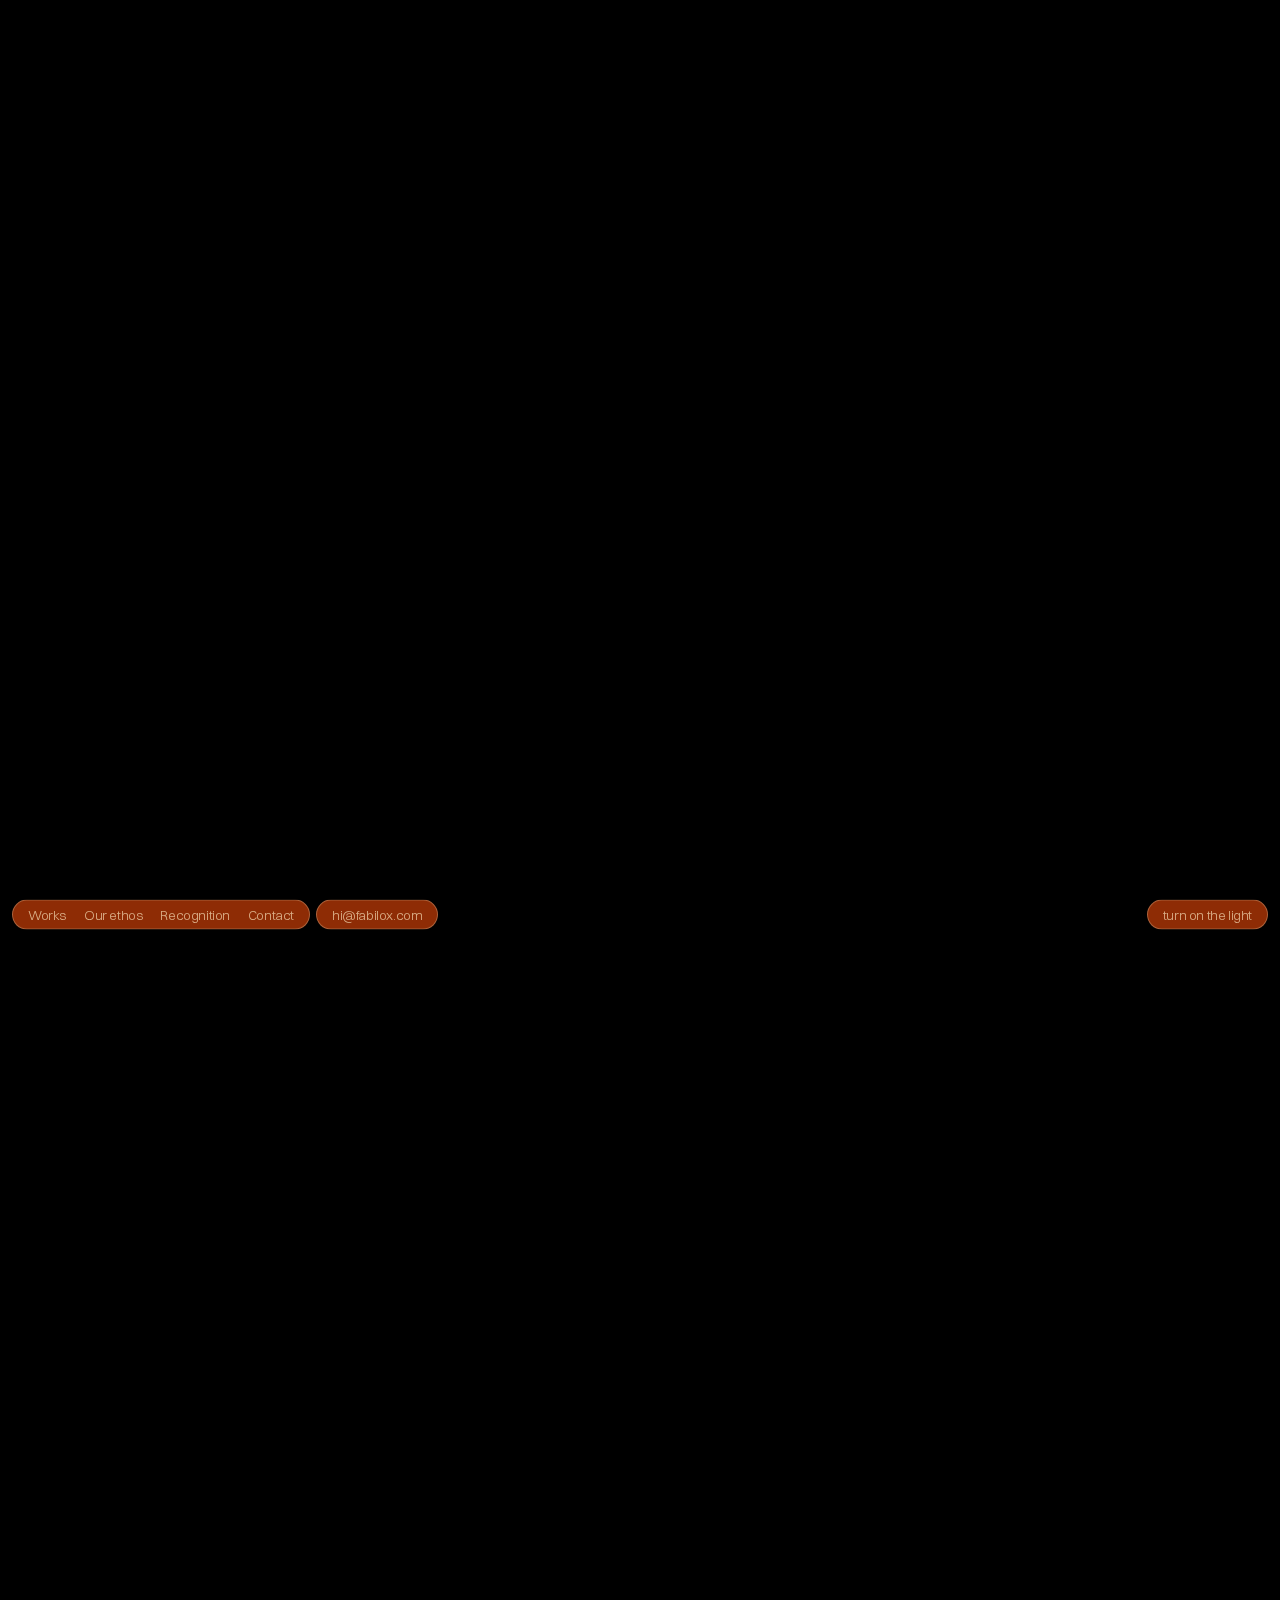
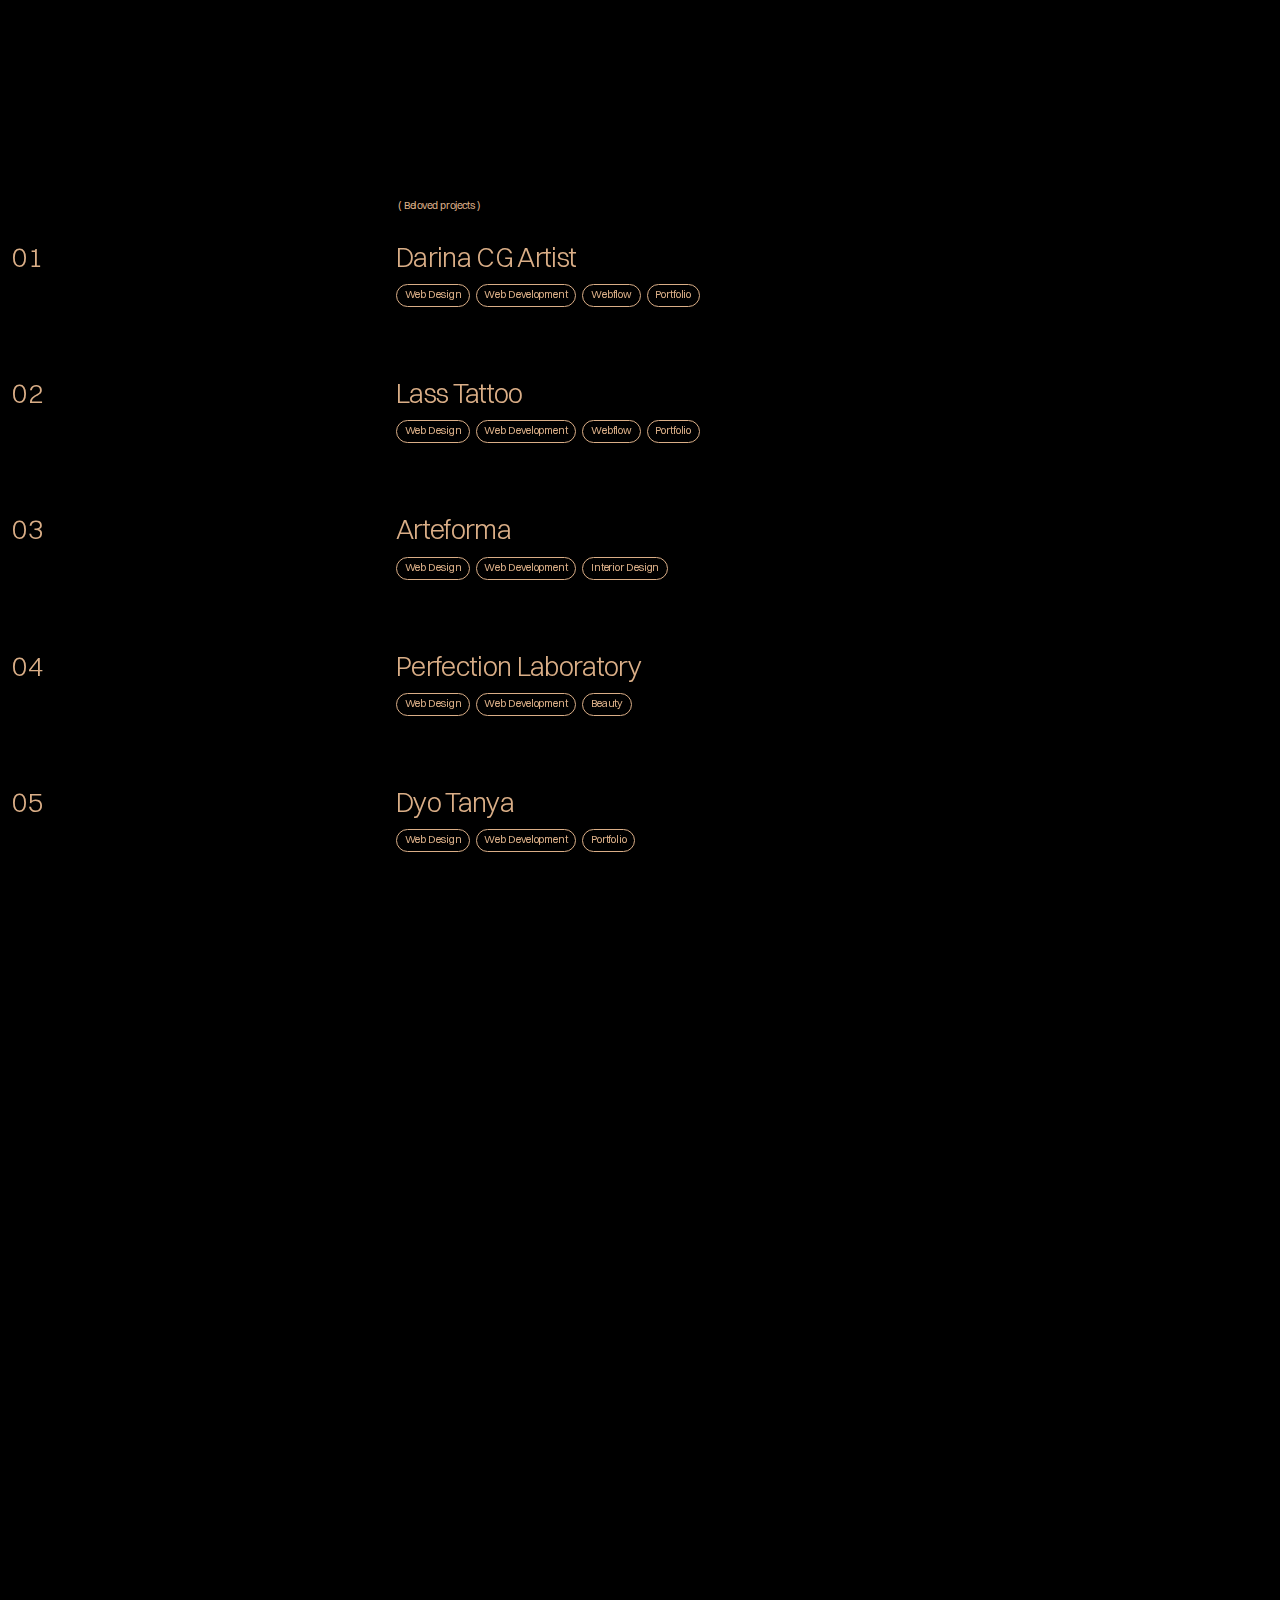
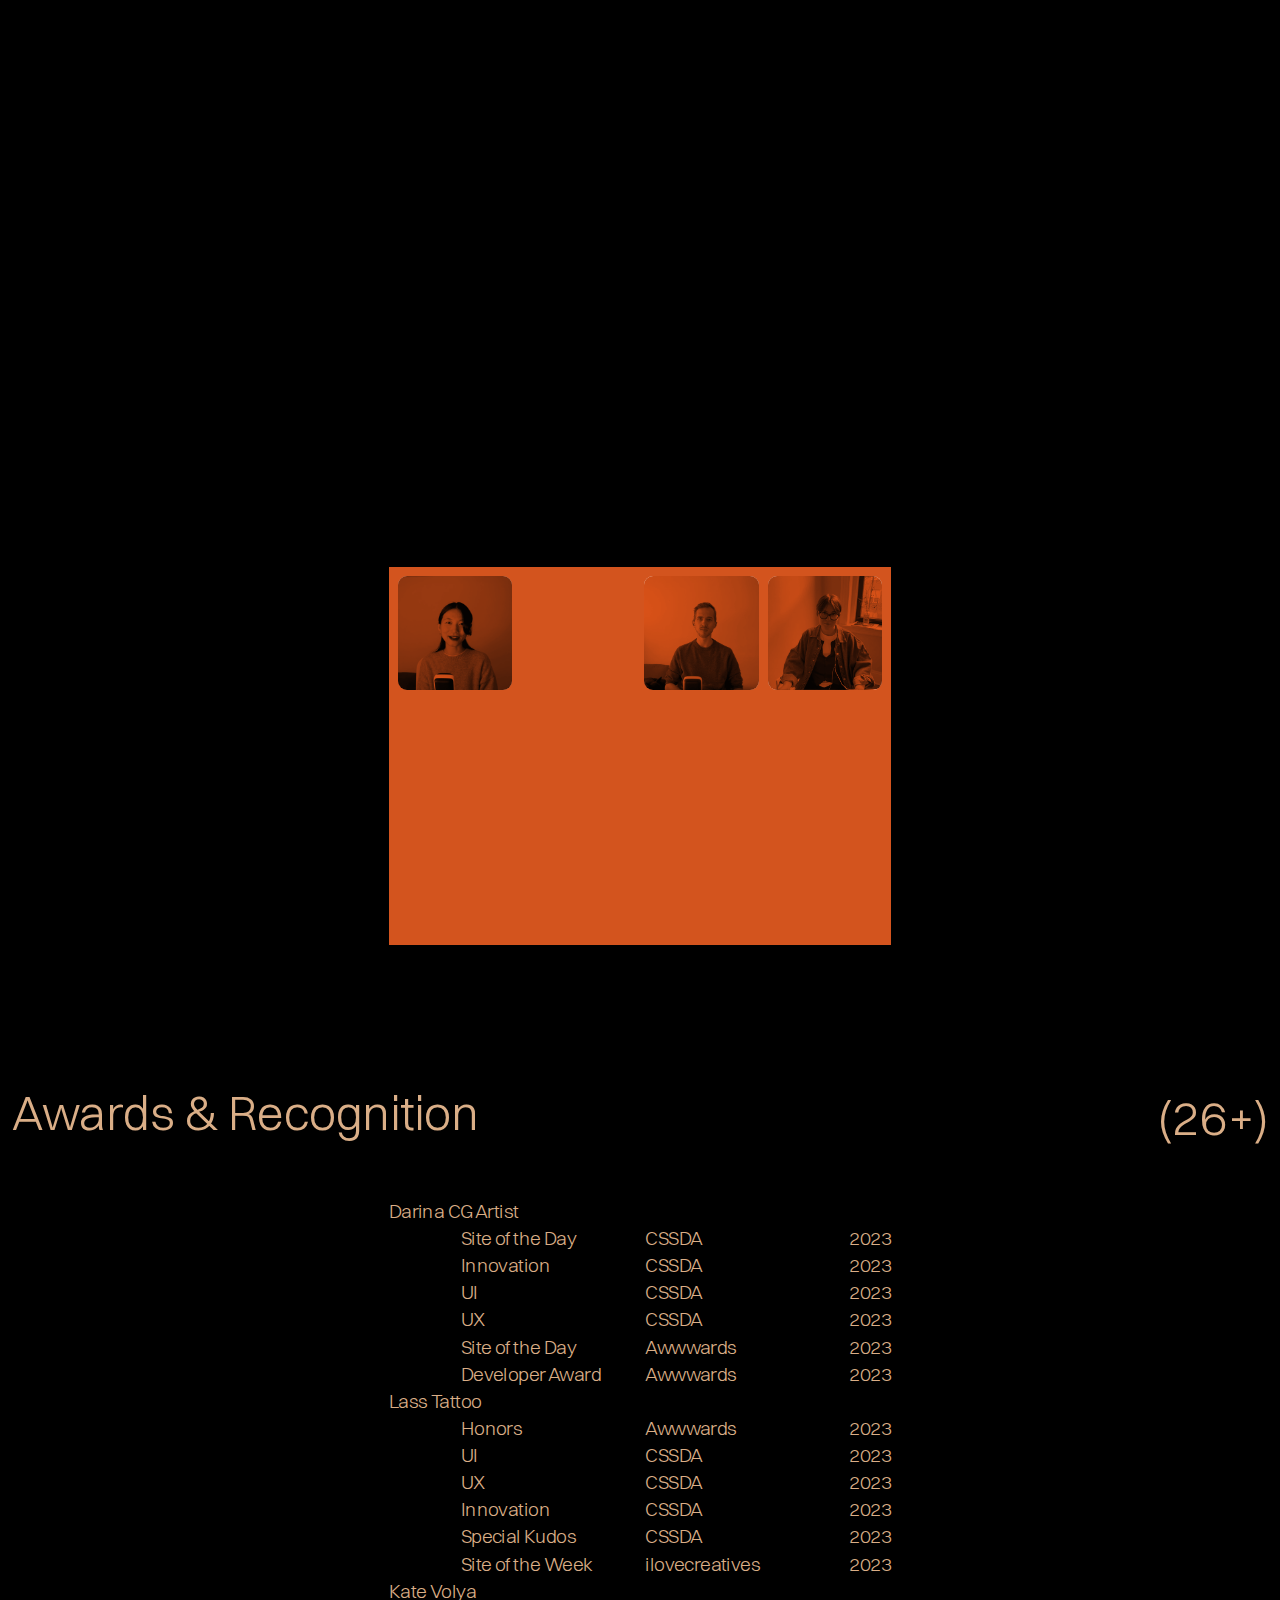
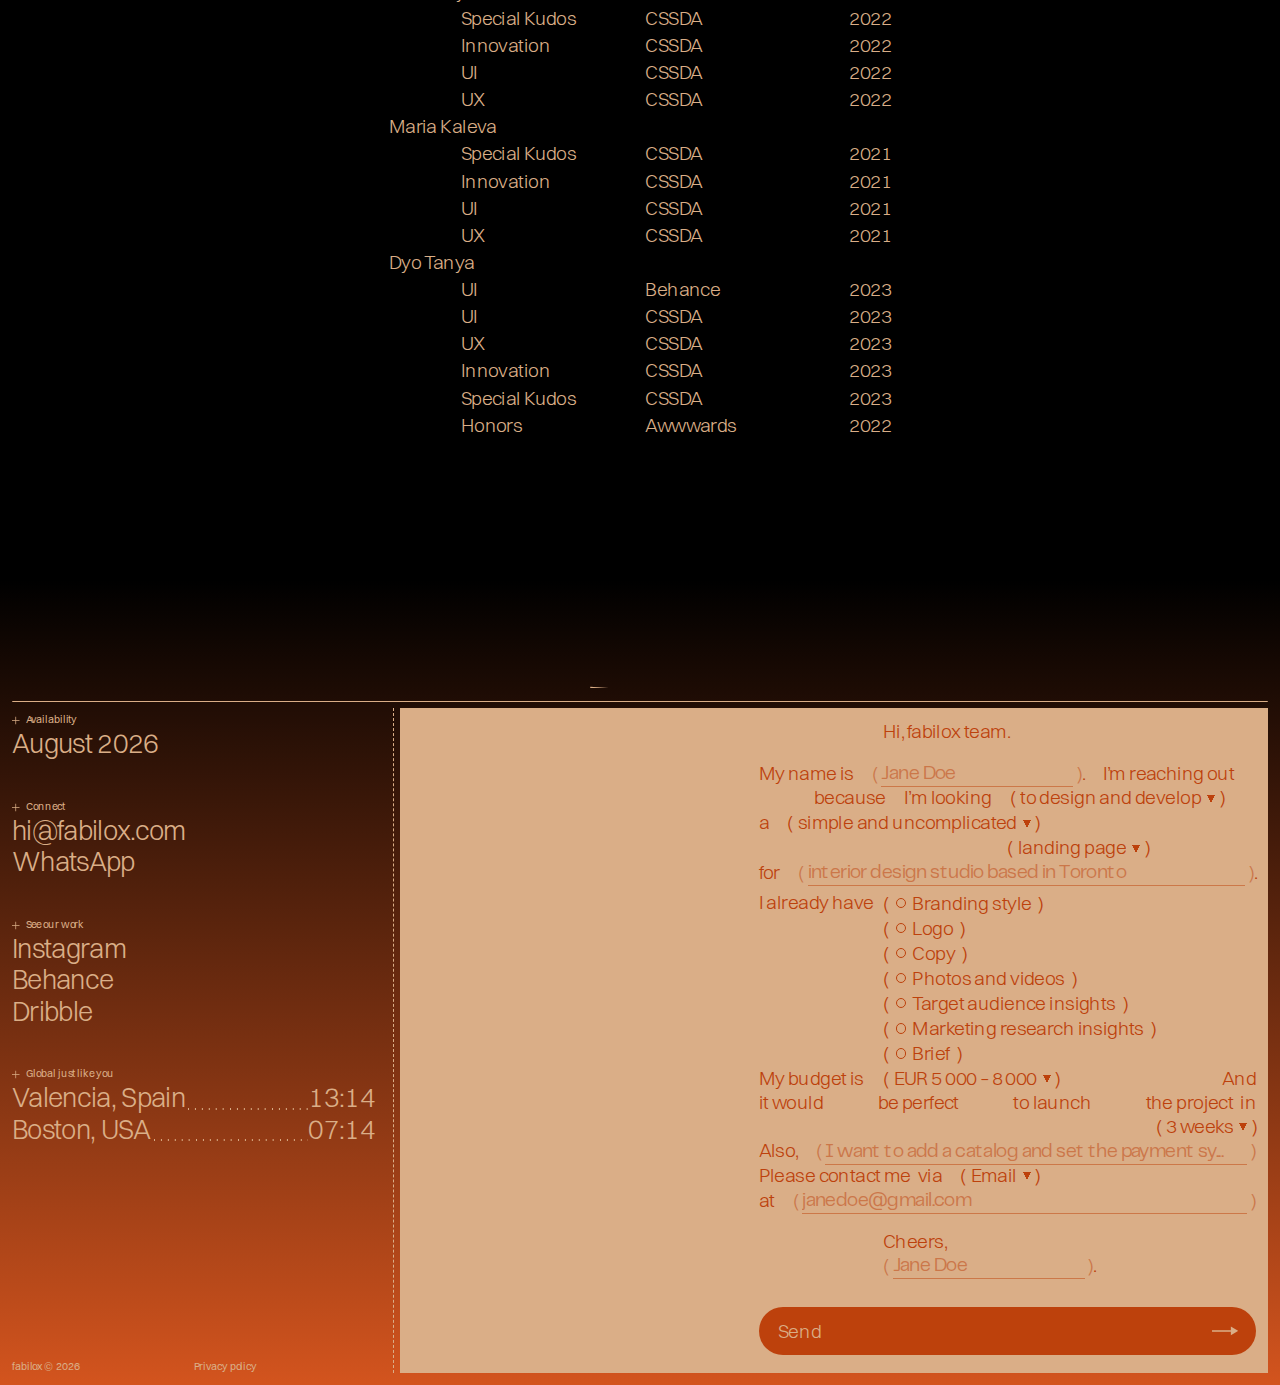
<file: index.htm>
﻿<!DOCTYPE html><!-- Last Published: Mon Feb 10 2025 11:22:34 GMT+0000 (Coordinated Universal Time) -->
<html data-wf-domain="www.fabilox.com" data-wf-page="66584d3d01cef2201804cc54"
  data-wf-site="66584d3d01cef2201804cc46">

<head>
  <meta charset="utf-8">
  <title>fabilox — Web Design Studio</title>
  <meta content="Creative Web Design and Development | Impressive and functional websites for ambitious brands"
    name="description">
  <meta content="fabilox — Web Design Studio" property="og:title">
  <meta content="Creative Web Design and Development | Impressive and functional websites for ambitious brands"
    property="og:description">
  <meta
    content="https://cdn.prod.website-files.com/66584d3d01cef2201804cc46/6787a9c0bfa84d3ad335dc19_Frame%202087325549-2.png"
    property="og:image">
  <meta content="fabilox — Web Design Studio" property="twitter:title">
  <meta content="Creative Web Design and Development | Impressive and functional websites for ambitious brands"
    property="twitter:description">
  <meta
    content="https://cdn.prod.website-files.com/66584d3d01cef2201804cc46/6787a9c0bfa84d3ad335dc19_Frame%202087325549-2.png"
    property="twitter:image">
  <meta property="og:type" content="website">
  <meta content="summary_large_image" name="twitter:card">
  <meta content="width=device-width, initial-scale=1" name="viewport">
  <link href="66584d3d01cef2201804cc46/css/3200k.webflow.e996365f0.css" rel="stylesheet" type="text/css">
  <script
    type="text/javascript">!function (o, c) { var n = c.documentElement, t = " w-mod-"; n.className += t + "js", ("ontouchstart" in o || o.DocumentTouch && c instanceof DocumentTouch) && (n.className += t + "touch") }(window, document);</script>
  <link href="66584d3d01cef2201804cc46/673dece5b08460c8aecff023_fav.png" rel="shortcut icon" type="image/x-icon">
  <link href="66584d3d01cef2201804cc46/673e1105d60485583b3a1f75_web.png" rel="apple-touch-icon">
  <meta property="og:image"
    content="https://cdn.prod.website-files.com/66584d3d01cef2201804cc46/673e1105d60485583b3a1f75_web.png">
  <meta name="format-detection" content="telephone=no">

  <!--
<link rel="stylesheet" href="http://127.0.0.1:5500/dist/themes.css">
<script src="http://127.0.0.1:5500/dist/themes.js"></script>
 -->

  <!-- COLOR THEMES AND LOAD GLIMPSE -->
  <style>
    .before-load body {
      opacity: 0
    }

    [data-theme=light] {
      --text: var(--text-light);
      --bg: var(--bg-light);
      --bg-transparent: var(--bg-transparent-light);
      --form-text: var(--form-text-light);
      --form-inputs: var(--form-inputs-light);
      --form-bg: var(--form-bg-light);
      --gradient: var(--gradient-light);
      --menu-bg-transparent: var(--menu-bg-transparent-light);
      --videos-bg: var(--videos-bg-light)
    }
  </style>
  <script>
    (() => { "use strict"; document.documentElement.classList.add("before-load"), (() => { const e = function () { const e = localStorage.getItem("theme"); return e || "dark" }(); document.documentElement.dataset.theme = e })() })();

  </script>

  <!-- FONT SIZES -->
  <style>
    :root {
      --font-size: var(--font-size-desk, .926vw);
    }

    body {
      font-size: max(var(--font-size), 0.75rem) !important;
    }

    @media screen and (max-width: 991px) {
      :root {
        --font-size: var(--font-size-tablet, 1.6vw);
      }
    }

    @media screen and (max-width: 767px) {
      :root {
        --font-size: var(--font-size-mobile-l, 2.8vw);
      }
    }

    @media screen and (max-width: 479px) {
      :root {
        --font-size: var(--font-size-mobile, 4.1vw);
      }
    }
  </style>
</head>

<body data-barba="wrapper" class="body">
  <div class="navigations">
    <div id="w-node-acf445df-8f29-0aa2-ad59-8f744bfde3aa-4bfde3aa" class="top-navbar">
      <div id="w-node-acf445df-8f29-0aa2-ad59-8f744bfde3ab-4bfde3aa" class="mobile-menu"><a data-trigger="menu" href="#"
          class="menu-item w-inline-block">
          <div id="w-node-acf445df-8f29-0aa2-ad59-8f744bfde3ad-4bfde3aa" class="text-menu">Menu</div>
        </a><a href="mailto:hi@fabilox.com" class="menu-item w-inline-block">
          <div id="w-node-acf445df-8f29-0aa2-ad59-8f744bfde3b0-4bfde3aa" class="text-menu">hi@fabilox.com</div>
        </a></div>
      <div class="switcher__wrapper"><a data-trigger="themes" href="#" class="switcher__border w-inline-block">
          <div class="switcher__knob-container">
            <div class="switcher__knob"></div>
          </div>
        </a></div>
    </div>
    <section class="bottom-navbar">
      <div class="down-menu">
        <div class="left-menu-group">
          <div class="menu-item"><a data-hover="scrabmle" id="w-node-_129eccb9-5827-7b9b-f64e-97942f4fa64c-2f4fa648"
              href="index.htm#works" class="text-menu">Works</a><a data-hover="scrabmle"
              id="w-node-_129eccb9-5827-7b9b-f64e-97942f4fa64e-2f4fa648" href="index.htm#our-ethos"
              class="text-menu">Our ethos</a><a data-hover="scrabmle"
              id="w-node-_129eccb9-5827-7b9b-f64e-97942f4fa650-2f4fa648" href="index.htm#recognition"
              class="text-menu">Recognition</a><a data-hover="scrabmle"
              id="w-node-_129eccb9-5827-7b9b-f64e-97942f4fa652-2f4fa648" href="index.htm#contact"
              class="text-menu">Contact</a></div><a data-hover="scrabmle" href="mailto:hi@fabilox.com"
            class="menu-item w-inline-block">
            <div id="w-node-_129eccb9-5827-7b9b-f64e-97942f4fa655-2f4fa648" class="text-menu">hi@fabilox.com</div>
          </a>
        </div><a data-trigger="themes" href="#" class="menu-item w-inline-block">
          <div id="w-node-_129eccb9-5827-7b9b-f64e-97942f4fa658-2f4fa648" class="text-menu no-hover">turn on the light
          </div>
        </a>
      </div>
    </section>
  </div>
  <main id="smooth-content" data-barba="container" class="main">
    <section class="section-hero">
      <div class="runner"></div>
      <div class="grid-wrapper w-embed">
        <div class="grid">
          <div class="grid__container">
            <div class="grid__section">
              <div class="grid__x">
                <div class="grid__x-line"></div>
                <div class="grid__x-label">1</div>
                <div class="grid__x-text">
                  <div class="grid__x-text-line"></div>
                  <div class="grid__x-text-content">
                    Absolute zero<br>
                    Pure cosmic emptiness
                  </div>
                </div>
              </div>
              <div class="grid__x">
                <div class="grid__x-line"></div>
                <div class="grid__x-label">1.26</div>
              </div>
              <div class="grid__x">
                <div class="grid__x-line"></div>
                <div class="grid__x-label">1.59</div>
              </div>
              <div class="grid__x">
                <div class="grid__x-line"></div>
                <div class="grid__x-label">1.99</div>
              </div>
              <div class="grid__x">
                <div class="grid__x-line"></div>
                <div class="grid__x-label">2.51</div>
              </div>
              <div class="grid__x">
                <div class="grid__x-line"></div>
                <div class="grid__x-label">3.16</div>
              </div>
              <div class="grid__x">
                <div class="grid__x-line"></div>
                <div class="grid__x-label">3.98</div>
              </div>
              <div class="grid__x">
                <div class="grid__x-line"></div>
                <div class="grid__x-label">5.01</div>
              </div>
              <div class="grid__x">
                <div class="grid__x-line"></div>
                <div class="grid__x-label">6.31</div>
              </div>
              <div class="grid__x">
                <div class="grid__x-line"></div>
                <div class="grid__x-label">7.94</div>
              </div>
            </div>
            <div class="grid__section">
              <div class="grid__x">
                <div class="grid__x-line"></div>
                <div class="grid__x-label">100</div>
              </div>
              <div class="grid__x">
                <div class="grid__x-line"></div>
                <div class="grid__x-label">126</div>
              </div>
              <div class="grid__x">
                <div class="grid__x-line"></div>
                <div class="grid__x-label">159</div>
              </div>
              <div class="grid__x">
                <div class="grid__x-line"></div>
                <div class="grid__x-label">199</div>
              </div>
              <div class="grid__x">
                <div class="grid__x-line"></div>
                <div class="grid__x-label">251</div>
              </div>
              <div class="grid__x">
                <div class="grid__x-line"></div>
                <div class="grid__x-label">320</div>
              </div>
              <div class="grid__x">
                <div class="grid__x-line"></div>
                <div class="grid__x-label">398</div>
              </div>
              <div class="grid__x">
                <div class="grid__x-line"></div>
                <div class="grid__x-label">501</div>
              </div>
              <div class="grid__x">
                <div class="grid__x-line"></div>
                <div class="grid__x-label">631</div>
              </div>
              <div class="grid__x">
                <div class="grid__x-line"></div>
                <div class="grid__x-label">794</div>
              </div>
            </div>
            <div class="grid__section">
              <div class="grid__x">
                <div class="grid__x-line"></div>
                <div class="grid__x-label">1000</div>
              </div>
              <div class="grid__x">
                <div class="grid__x-line"></div>
                <div class="grid__x-label">1260</div>
                <div class="grid__x-text">
                  <div class="grid__x-text-line"></div>
                  <div class="grid__x-text-content">
                    Fresh basaltic lava<br>
                    A temperature of the power<br>
                    of the Earth
                  </div>
                </div>
              </div>
              <div class="grid__x">
                <div class="grid__x-line"></div>
                <div class="grid__x-label">1585</div>
              </div>
              <div class="grid__x">
                <div class="grid__x-line"></div>
                <div class="grid__x-label">1995</div>
              </div>
              <div class="grid__x">
                <div class="grid__x-line"></div>
                <div class="grid__x-label">2512</div>
              </div>
              <div class="grid__x" id="hero-kelvin-x">
                <div class="grid__x-line"></div>
                <div class="grid__x-label">3200</div>
                <div class="grid__x-text" id="hero-kelvin-text">
                  <div class="grid__x-text-line"></div>
                  <div class="grid__x-text-content">
                    Fabilox<br>
                    Brilliant code,<br>
                    woven like art,<br>
                    elevating ideas,<br>
                    crafting digital gold.
                  </div>
                </div>
              </div>
              <div class="grid__x">
                <div class="grid__x-line"></div>
                <div class="grid__x-label">3981</div>
              </div>
              <div class="grid__x">
                <div class="grid__x-line"></div>
                <div class="grid__x-label">5012</div>
              </div>
              <div class="grid__x">
                <div class="grid__x-line"></div>
                <div class="grid__x-label">6309</div>
              </div>
              <div class="grid__x">
                <div class="grid__x-line"></div>
                <div class="grid__x-label">7943</div>
              </div>
              <div class="grid__circles">
                <div class="grid__circles-wrapper">
                  <svg width="434" height="434" viewbox="0 0 434 434" fill="none" xmlns="http://www.w3.org/2000/svg">
                    <circle id="grid-circle-big" cx="217" cy="217" r="208.5" stroke="currentColor" stroke-width="17"
                      stroke-dasharray="1 15"></circle>
                    <g id="grid-circle-small-wrapper">
                      <circle id="grid-circle-small" cx="217" cy="217" r="42.5" stroke="currentColor"
                        stroke-dasharray="1 6"></circle>
                    </g>
                  </svg>
                </div>
              </div>
            </div>
          </div>
        </div>

        <style>
          .grid {
            --padding: 1vw;
            --stroke-color: var(--text, #DAAE87);
            --x-pos-1: 0%;
            --x-pos-2: 30%;
            --x-pos-3: 48%;
            --x-pos-4: 60%;
            --x-pos-5: 70%;
            --x-pos-6: 78%;
            --x-pos-7: 85%;
            --x-pos-8: 90%;
            --x-pos-9: 95%;
            --x-pos-10: 100%;
            --dashed-line-bg: repeating-linear-gradient(to top, var(--stroke-color) 0, var(--stroke-color) 2px, transparent 2px, transparent 6px);
            --font-size: 0.8vw;
            position: relative;
            width: 100%;
            height: 100%;
            padding: 0 var(--padding);
            font-size: var(--font-size);
            color: var(--stroke-color);
            font-family: "Switzer Variable", "Roboto", sans-serif;
            letter-spacing: -0.02em;
            line-height: 125%
          }

          @media screen and (max-width: 991px) {
            .grid {
              --font-size: 1.6vw
            }
          }

          @media screen and (max-width: 767px) {
            .grid {
              --font-size: 2.45vw;
              --padding: 2.8vw
            }
          }

          @media screen and (max-width: 478px) {
            .grid {
              --font-size: 3.6vw;
              --padding: 4.1vw
            }
          }

          .grid::before {
            content: "";
            display: block;
            position: absolute;
            bottom: 0;
            left: 0;
            right: 0;
            height: 1px;
            background-color: var(--stroke-color);
            transform: scaleX(0);
            transform-origin: left
          }

          .grid__container {
            width: 100%;
            height: 100%;
            display: flex;
            gap: 4.1vw
          }

          .grid__section {
            width: 100%;
            height: 100%;
            position: relative;
            flex-shrink: 0
          }

          .grid__x {
            position: absolute;
            top: 0;
            bottom: 0
          }

          .grid__x:nth-child(1) {
            left: var(--x-pos-1)
          }

          .grid__x:nth-child(2) {
            left: var(--x-pos-2)
          }

          .grid__x:nth-child(3) {
            left: var(--x-pos-3)
          }

          .grid__x:nth-child(4) {
            left: var(--x-pos-4)
          }

          .grid__x:nth-child(5) {
            left: var(--x-pos-5)
          }

          .grid__x:nth-child(6) {
            left: var(--x-pos-6)
          }

          .grid__x:nth-child(7) {
            left: var(--x-pos-7)
          }

          .grid__x:nth-child(8) {
            left: var(--x-pos-8)
          }

          .grid__x:nth-child(9) {
            left: var(--x-pos-9)
          }

          .grid__x:nth-child(10) {
            left: var(--x-pos-10)
          }

          @media screen and (max-width: 991px) {
            .grid__x:nth-child(2) {
              display: none
            }

            .grid__x:nth-child(4) {
              display: none
            }

            .grid__x:nth-child(5) {
              display: none
            }

            .grid__x:nth-child(7) {
              display: none
            }

            .grid__x:nth-child(8) {
              display: none
            }

            .grid__x:nth-child(9) {
              display: none
            }

            .grid__x:nth-child(10) {
              display: none
            }
          }

          .grid__x#hero-kelvin-x::after {
            content: "";
            display: block;
            position: absolute;
            top: 0;
            left: 0;
            width: 5px;
            height: 5px;
            border-radius: 50%;
            background-color: var(--stroke-color);
            top: auto;
            bottom: 0;
            transform: translate(-50%, 50%)
          }

          .grid__x-line {
            width: 1px;
            height: calc(100% - 4px);
            background: var(--dashed-line-bg);
            transform: scaleY(0);
            transform-origin: bottom
          }

          .grid__x-label {
            position: absolute;
            top: 100%;
            left: 0;
            transform: translate(-50%, 50%);
            opacity: 0
          }

          .grid__x-text {
            width: max-content;
            position: absolute;
            top: calc(100% + 2.5em);
            left: -3px;
            display: flex;
            align-items: stretch;
            padding-left: 3px;
            overflow: hidden;
            opacity: 0
          }

          @media screen and (max-width: 767px) {
            .grid__x-text {
              display: none
            }
          }

          .grid__x-text#hero-kelvin-text {
            top: calc(100% + 3.5em)
          }

          .grid__x-text-line {
            position: absolute;
            top: .5em;
            bottom: .25em;
            width: 1px;
            background: var(--dashed-line-bg);
            transform-origin: top
          }

          .grid__x-text-line::before {
            content: "";
            display: block;
            position: absolute;
            top: 0;
            left: 0;
            width: 5px;
            height: 5px;
            border-radius: 50%;
            background-color: var(--stroke-color);
            transform: translateX(-50%)
          }

          .grid__x-text-content {
            margin-left: 1em
          }

          .grid__circles {
            position: absolute;
            top: 100%;
            left: var(--x-pos-6);
            transform: translate(-50%, -50%);
            width: 25%;
            opacity: 0
          }

          @media screen and (max-width: 991px) {
            .grid__circles {
              width: 50%
            }
          }

          @media screen and (max-width: 767px) {
            .grid__circles {
              width: 85%
            }
          }

          .grid__circles svg {
            width: 100%;
            color: var(--stroke-color);
            transform: scale(0.6) rotate(400deg)
          }

          .grid__circles circle {
            animation-duration: 28s;
            animation-iteration-count: infinite;
            animation-timing-function: linear;
            transform-origin: center
          }

          @media screen and (max-width: 478px) {
            .grid__circles #grid-circle-big {
              stroke-dasharray: 1 31
            }

            .grid__circles #grid-circle-small-wrapper {
              transform-origin: center;
              transform: scale(1.45)
            }
          }
        </style>
      </div>
      <div class="w-layout-grid hero-top-menu">
        <div id="w-node-f6757184-cf3f-5753-6abf-524db4e87135-1804cc54" class="desktop__menu-items"><a
            data-hover="scrabmle" data-animation="text-appear" id="w-node-cd006819-16c5-468e-3614-ec85225c7d63-1804cc54"
            href="#works" class="desktop__menu-item">Works</a><a data-hover="scrabmle" data-animation="text-appear"
            id="w-node-cd006819-16c5-468e-3614-ec85225c7d65-1804cc54" href="#our-ethos" class="desktop__menu-item">Our
            ethos</a><a data-hover="scrabmle" data-animation="text-appear"
            id="w-node-cd006819-16c5-468e-3614-ec85225c7d67-1804cc54" href="#recognition"
            class="desktop__menu-item">Recognition</a><a data-hover="scrabmle" data-animation="text-appear"
            id="w-node-cd006819-16c5-468e-3614-ec85225c7d69-1804cc54" href="#contact"
            class="desktop__menu-item">Contact</a></div>
        <div id="w-node-_727cf556-85fd-8671-1359-3d43147d189b-1804cc54" class="section-main_description">
          <div data-animation="text-appear" id="w-node-_0f146924-b749-5759-9420-83e61d811b60-1804cc54" class="text-l">We
            believe in designs that speak, connect, and illuminate, transforming your digital presence into a
            beacon of relatable, <br>human-centric interaction.</div>
        </div>
      </div>
      <div class="main_header__wrapper">
        <div class="main_logo_wraper">
          <div id="w-node-_32189ece-54e2-0d32-7428-232d68a820d0-1804cc54" class="section-main_description_mobile">
            <div data-animation="text-appear" id="w-node-_32189ece-54e2-0d32-7428-232d68a820d1-1804cc54" class="text-l">
              We believe in designs that speak, connect, and illuminate, transforming your digital presence into a
              beacon of relatable, human-centric interaction.</div>
          </div>
          <h1 data-text-split-by="chars" data-animation="text-appear" class="h1-main">FABILOX</h1>
        </div>
      </div>
    </section>
    <section class="section-about">
      <div class="w-layout-grid about">
        <article id="w-node-d0788a6b-9cbb-1db9-63ca-96a7a5eb2799-1804cc54" class="about-coloumn left">
          <p class="about__line space-between"><span class="about__line-span">( We do&amp;#32;)</span>  <span
              class="about__line-span">Web Design</span></p>
          <p class="about__line center"><span class="about__line-span">Web Development </span></p>
          <p class="about__line right"><span class="about__line-span">Consulting</span></p>
          <p class="about__line"><span class="about__line-span">( For&amp;#32;)  creatives &amp;</span></p>
          <p class="about__line right"><span class="about__line-span">passionate brands</span></p>
        </article>
        <div id="w-node-d0788a6b-9cbb-1db9-63ca-96a7a5eb27ae-1804cc54" class="about-coloumn right">
          <p class="about__line space-between"><span class="about__line-span">It’s all about</span> <span
              class="about__line-span">( Approach&amp;#32;)</span></p>
          <p class="about__line right"><span class="about__line-span">care, human touch</span></p>
          <p class="about__line"><span class="about__line-span">and emotions.</span></p>
          <p class="about__line space-between"><span class="about__line-span">Inspiration is   y o u .</span> <span
              class="about__line-span">And</span></p>
          <p class="about__line center"><span class="about__line-span">Your love</span></p>
          <p class="about__line right"><span class="about__line-span">to what you do.</span></p>
          <p class="about__line"><span class="about__line-span">( Our task&amp;#32;)</span></p>
          <p class="about__line"><span class="about__line-span">To help you to stand out.</span></p>
          <p class="about__line space-between margin-top"><span class="about__line-span">Shine.</span> <span
              class="about__line-span">Catch.</span><span class="about__line-span"> Attract.</span></p>
          <p class="about__line space-between"><span class="about__line-span">( How&amp;#32;)</span> <span
              class="about__line-span">We do it through</span></p>
          <p class="about__line"><span class="about__line-span">meaningful and clean</span></p>
          <p class="about__line"><span class="about__line-span">design     &amp;    creative</span></p>
          <p class="about__line right"><span class="about__line-span">development.</span></p>
        </div>
      </div>
    </section>
    <article id="works" data-scroll="mid" class="section-projects">
      <div class="title-projects-block">
        <div development="development" id="w-node-_95dd16f2-3a76-7c01-c503-b743ee8cba5e-1804cc54" class="text-s">(
          Beloved projects )</div>
      </div>
      <div class="projects-block">
        <div id="w-node-_5f3c8593-d494-93a7-4570-4c0977c8d85c-1804cc54" class="project__line"></div><a
          href="darina-cg-artist.html" class="project__wrapper w-inline-block">
          <div id="w-node-_0c1e7ca5-4eca-73ac-4731-888934435162-34435162" class="project"><img
              src="66584d3d01cef2201804cc46/672a65a6bf72ce4ab931931d_Rectangle%20258%201-min.jpg" loading="lazy" alt=""
              sizes="(max-width: 479px) 44vw, (max-width: 767px) 46vw, (max-width: 991px) 22vw, 100vw"
              srcset="66584d3d01cef2201804cc46/672a65a6bf72ce4ab931931d_Rectangle%20258%201-min-p-500.jpg 500w, 66584d3d01cef2201804cc46/672a65a6bf72ce4ab931931d_Rectangle%20258%201-min-p-800.jpg 800w, 66584d3d01cef2201804cc46/672a65a6bf72ce4ab931931d_Rectangle%20258%201-min-p-1080.jpg 1080w, 66584d3d01cef2201804cc46/672a65a6bf72ce4ab931931d_Rectangle%20258%201-min.jpg 1435w"
              class="projext-image_mobile">
            <div id="w-node-_0c1e7ca5-4eca-73ac-4731-888934435163-34435162" class="project__index">01</div>
            <div class="project__link-icon w-embed"><svg width="100%" height="100%" viewbox="0 0 18 18" fill="none"
                xmlns="http://www.w3.org/2000/svg">
                <path fill-rule="evenodd" clip-rule="evenodd"
                  d="M1.00008 0H18.0001V17H16.0001V3.41421L1.70718 17.7071L0.292969 16.2929L14.5859 2H1.00008V0Z"
                  fill="CurrentColor"></path>
              </svg></div>
            <div class="project__info">
              <div class="project_title-tags_wraper">
                <div class="project__title">
                  <div id="w-node-_0c1e7ca5-4eca-73ac-4731-888934435166-34435162" class="project__title-text">Darina CG
                    Artist</div>
                </div>
                <div class="project__tags">
                  <div class="tag">
                    <div development="development" id="w-node-_6ff3ac55-8b83-530e-de3f-f5d0e50166d9-e50166d8"
                      class="text-s">Web Design</div>
                  </div>
                  <div class="tag">
                    <div development="development" id="w-node-_6ff3ac55-8b83-530e-de3f-f5d0e50166d9-e50166d8"
                      class="text-s">Web Development</div>
                  </div>
                  <div class="tag">
                    <div development="development" id="w-node-_6ff3ac55-8b83-530e-de3f-f5d0e50166d9-e50166d8"
                      class="text-s">Webflow</div>
                  </div>
                  <div class="tag">
                    <div development="development" id="w-node-_6ff3ac55-8b83-530e-de3f-f5d0e50166d9-e50166d8"
                      class="text-s">Portfolio</div>
                  </div>
                </div>
              </div>
              <div id="w-node-_4058cc7c-bdda-8fa2-8e6f-4f9b01027508-34435162" class="project-mobile_description_wraper">
                <div id="w-node-_4058cc7c-bdda-8fa2-8e6f-4f9b01027509-34435162" class="text-m">Impressive multipage
                  portfolio website for a concept creator and 3D visualizer from Paris</div>
              </div>
            </div>
            <div id="w-node-_0c1e7ca5-4eca-73ac-4731-88893443516e-34435162" class="project__hidden-info"><img
                src="66584d3d01cef2201804cc46/672a65a6bf72ce4ab931931d_Rectangle%20258%201-min.jpg" loading="lazy"
                alt="" sizes="(max-width: 479px) 44vw, (max-width: 767px) 46vw, (max-width: 991px) 22vw, 100vw"
                srcset="66584d3d01cef2201804cc46/672a65a6bf72ce4ab931931d_Rectangle%20258%201-min-p-500.jpg 500w, 66584d3d01cef2201804cc46/672a65a6bf72ce4ab931931d_Rectangle%20258%201-min-p-800.jpg 800w, 66584d3d01cef2201804cc46/672a65a6bf72ce4ab931931d_Rectangle%20258%201-min-p-1080.jpg 1080w, 66584d3d01cef2201804cc46/672a65a6bf72ce4ab931931d_Rectangle%20258%201-min.jpg 1435w"
                class="project_image">
              <div id="w-node-_0c1e7ca5-4eca-73ac-4731-888934435170-34435162" class="text-m">Impressive multipage
                portfolio website for a concept creator and 3D visualizer from Paris</div>
              <div class="project_hidden-info_point _2"></div>
              <div class="project_hidden-info_point"></div>
            </div>
            <div id="w-node-_0c1e7ca5-4eca-73ac-4731-888934435174-34435162" class="project__hover-gradient"></div>
            <div class="project_point_wraper2">
              <div class="decorative-point"></div>
            </div>
            <div class="project_point_wraper1">
              <div class="decorative-point"></div>
            </div>
          </div>
        </a>
        <div id="w-node-_5513aa7c-3e17-0c94-7179-4e650c4a238e-1804cc54" class="project__line"></div><a
          href="lass-tattoo.html" class="project__wrapper w-inline-block">
          <div id="w-node-_0c1e7ca5-4eca-73ac-4731-888934435162-34435162" class="project"><img
              src="66584d3d01cef2201804cc46/66e3cff14ea898f3a4aaa41c_Rectangle%20190.jpg" loading="lazy" alt=""
              class="projext-image_mobile">
            <div id="w-node-_0c1e7ca5-4eca-73ac-4731-888934435163-34435162" class="project__index">02</div>
            <div class="project__link-icon w-embed"><svg width="100%" height="100%" viewbox="0 0 18 18" fill="none"
                xmlns="http://www.w3.org/2000/svg">
                <path fill-rule="evenodd" clip-rule="evenodd"
                  d="M1.00008 0H18.0001V17H16.0001V3.41421L1.70718 17.7071L0.292969 16.2929L14.5859 2H1.00008V0Z"
                  fill="CurrentColor"></path>
              </svg></div>
            <div class="project__info">
              <div class="project_title-tags_wraper">
                <div class="project__title">
                  <div id="w-node-_0c1e7ca5-4eca-73ac-4731-888934435166-34435162" class="project__title-text">Lass
                    Tattoo</div>
                </div>
                <div class="project__tags">
                  <div class="tag">
                    <div development="development" id="w-node-_6ff3ac55-8b83-530e-de3f-f5d0e50166d9-e50166d8"
                      class="text-s">Web Design</div>
                  </div>
                  <div class="tag">
                    <div development="development" id="w-node-_6ff3ac55-8b83-530e-de3f-f5d0e50166d9-e50166d8"
                      class="text-s">Web Development</div>
                  </div>
                  <div class="tag">
                    <div development="development" id="w-node-_6ff3ac55-8b83-530e-de3f-f5d0e50166d9-e50166d8"
                      class="text-s">Webflow</div>
                  </div>
                  <div class="tag">
                    <div development="development" id="w-node-_6ff3ac55-8b83-530e-de3f-f5d0e50166d9-e50166d8"
                      class="text-s">Portfolio</div>
                  </div>
                </div>
              </div>
              <div id="w-node-_4058cc7c-bdda-8fa2-8e6f-4f9b01027508-34435162" class="project-mobile_description_wraper">
                <div id="w-node-_4058cc7c-bdda-8fa2-8e6f-4f9b01027509-34435162" class="text-m">Gentle minimalist
                  portfolio for Lass — <br>a Hamburg-based tattoo artist</div>
              </div>
            </div>
            <div id="w-node-_0c1e7ca5-4eca-73ac-4731-88893443516e-34435162" class="project__hidden-info"><img
                src="66584d3d01cef2201804cc46/66e3cff14ea898f3a4aaa41c_Rectangle%20190.jpg" loading="lazy" alt=""
                class="project_image">
              <div id="w-node-_0c1e7ca5-4eca-73ac-4731-888934435170-34435162" class="text-m">Gentle minimalist portfolio
                for Lass — <br>a Hamburg-based tattoo artist</div>
              <div class="project_hidden-info_point _2"></div>
              <div class="project_hidden-info_point"></div>
            </div>
            <div id="w-node-_0c1e7ca5-4eca-73ac-4731-888934435174-34435162" class="project__hover-gradient"></div>
            <div class="project_point_wraper2">
              <div class="decorative-point"></div>
            </div>
            <div class="project_point_wraper1">
              <div class="decorative-point"></div>
            </div>
          </div>
        </a>
        <div id="w-node-_2d4c1b46-2a2d-ce92-5fd3-9c7e700e9602-1804cc54" class="project__line"></div><a
          href="arteforma.html" class="project__wrapper w-inline-block">
          <div id="w-node-_0c1e7ca5-4eca-73ac-4731-888934435162-34435162" class="project"><img
              src="66584d3d01cef2201804cc46/6725135ecad5b3975edbfaec_bg%201-min%20%281%29.jpg" loading="lazy" alt=""
              sizes="(max-width: 479px) 44vw, (max-width: 767px) 46vw, (max-width: 991px) 22vw, 100vw"
              srcset="66584d3d01cef2201804cc46/6725135ecad5b3975edbfaec_bg%201-min%20%281%29-p-500.jpg 500w, 66584d3d01cef2201804cc46/6725135ecad5b3975edbfaec_bg%201-min%20%281%29-p-800.jpg 800w, 66584d3d01cef2201804cc46/6725135ecad5b3975edbfaec_bg%201-min%20%281%29-p-1080.jpg 1080w, 66584d3d01cef2201804cc46/6725135ecad5b3975edbfaec_bg%201-min%20%281%29.jpg 1416w"
              class="projext-image_mobile">
            <div id="w-node-_0c1e7ca5-4eca-73ac-4731-888934435163-34435162" class="project__index">03</div>
            <div class="project__link-icon w-embed"><svg width="100%" height="100%" viewbox="0 0 18 18" fill="none"
                xmlns="http://www.w3.org/2000/svg">
                <path fill-rule="evenodd" clip-rule="evenodd"
                  d="M1.00008 0H18.0001V17H16.0001V3.41421L1.70718 17.7071L0.292969 16.2929L14.5859 2H1.00008V0Z"
                  fill="CurrentColor"></path>
              </svg></div>
            <div class="project__info">
              <div class="project_title-tags_wraper">
                <div class="project__title">
                  <div id="w-node-_0c1e7ca5-4eca-73ac-4731-888934435166-34435162" class="project__title-text">Arteforma
                  </div>
                </div>
                <div class="project__tags">
                  <div class="tag">
                    <div development="development" id="w-node-_6ff3ac55-8b83-530e-de3f-f5d0e50166d9-e50166d8"
                      class="text-s">Web Design</div>
                  </div>
                  <div class="tag">
                    <div development="development" id="w-node-_6ff3ac55-8b83-530e-de3f-f5d0e50166d9-e50166d8"
                      class="text-s">Web Development</div>
                  </div>
                  <div class="tag">
                    <div development="development" id="w-node-_6ff3ac55-8b83-530e-de3f-f5d0e50166d9-e50166d8"
                      class="text-s">Interior Design</div>
                  </div>
                </div>
              </div>
              <div id="w-node-_4058cc7c-bdda-8fa2-8e6f-4f9b01027508-34435162" class="project-mobile_description_wraper">
                <div id="w-node-_4058cc7c-bdda-8fa2-8e6f-4f9b01027509-34435162" class="text-m">Luxury interior design
                  website featuring an aesthetic custom catalogue</div>
              </div>
            </div>
            <div id="w-node-_0c1e7ca5-4eca-73ac-4731-88893443516e-34435162" class="project__hidden-info"><img
                src="66584d3d01cef2201804cc46/6725135ecad5b3975edbfaec_bg%201-min%20%281%29.jpg" loading="lazy" alt=""
                sizes="(max-width: 479px) 44vw, (max-width: 767px) 46vw, (max-width: 991px) 22vw, 100vw"
                srcset="66584d3d01cef2201804cc46/6725135ecad5b3975edbfaec_bg%201-min%20%281%29-p-500.jpg 500w, 66584d3d01cef2201804cc46/6725135ecad5b3975edbfaec_bg%201-min%20%281%29-p-800.jpg 800w, 66584d3d01cef2201804cc46/6725135ecad5b3975edbfaec_bg%201-min%20%281%29-p-1080.jpg 1080w, 66584d3d01cef2201804cc46/6725135ecad5b3975edbfaec_bg%201-min%20%281%29.jpg 1416w"
                class="project_image">
              <div id="w-node-_0c1e7ca5-4eca-73ac-4731-888934435170-34435162" class="text-m">Luxury interior design
                website featuring an aesthetic custom catalogue</div>
              <div class="project_hidden-info_point _2"></div>
              <div class="project_hidden-info_point"></div>
            </div>
            <div id="w-node-_0c1e7ca5-4eca-73ac-4731-888934435174-34435162" class="project__hover-gradient"></div>
            <div class="project_point_wraper2">
              <div class="decorative-point"></div>
            </div>
            <div class="project_point_wraper1">
              <div class="decorative-point"></div>
            </div>
          </div>
        </a>
        <div id="w-node-b7d1949a-3e1d-3901-0792-29609ec00d16-1804cc54" class="project__line"></div><a
          href="perfection-laboratory.html" class="project__wrapper w-inline-block">
          <div id="w-node-_0c1e7ca5-4eca-73ac-4731-888934435162-34435162" class="project"><img
              src="66584d3d01cef2201804cc46/672518cb041bebb9d6963e2f_1c2bd9181690747.65200aeeba72a%202-min.jpg"
              loading="lazy" alt=""
              sizes="(max-width: 479px) 44vw, (max-width: 767px) 46vw, (max-width: 991px) 22vw, 100vw"
              srcset="66584d3d01cef2201804cc46/672518cb041bebb9d6963e2f_1c2bd9181690747.65200aeeba72a%202-min-p-500.jpg 500w, 66584d3d01cef2201804cc46/672518cb041bebb9d6963e2f_1c2bd9181690747.65200aeeba72a%202-min-p-800.jpg 800w, 66584d3d01cef2201804cc46/672518cb041bebb9d6963e2f_1c2bd9181690747.65200aeeba72a%202-min-p-1080.jpg 1080w, 66584d3d01cef2201804cc46/672518cb041bebb9d6963e2f_1c2bd9181690747.65200aeeba72a%202-min.jpg 1440w"
              class="projext-image_mobile">
            <div id="w-node-_0c1e7ca5-4eca-73ac-4731-888934435163-34435162" class="project__index">04</div>
            <div class="project__link-icon w-embed"><svg width="100%" height="100%" viewbox="0 0 18 18" fill="none"
                xmlns="http://www.w3.org/2000/svg">
                <path fill-rule="evenodd" clip-rule="evenodd"
                  d="M1.00008 0H18.0001V17H16.0001V3.41421L1.70718 17.7071L0.292969 16.2929L14.5859 2H1.00008V0Z"
                  fill="CurrentColor"></path>
              </svg></div>
            <div class="project__info">
              <div class="project_title-tags_wraper">
                <div class="project__title">
                  <div id="w-node-_0c1e7ca5-4eca-73ac-4731-888934435166-34435162" class="project__title-text">Perfection
                    Laboratory</div>
                </div>
                <div class="project__tags">
                  <div class="tag">
                    <div development="development" id="w-node-_6ff3ac55-8b83-530e-de3f-f5d0e50166d9-e50166d8"
                      class="text-s">Web Design</div>
                  </div>
                  <div class="tag">
                    <div development="development" id="w-node-_6ff3ac55-8b83-530e-de3f-f5d0e50166d9-e50166d8"
                      class="text-s">Web Development</div>
                  </div>
                  <div class="tag">
                    <div development="development" id="w-node-_6ff3ac55-8b83-530e-de3f-f5d0e50166d9-e50166d8"
                      class="text-s">Beauty</div>
                  </div>
                </div>
              </div>
              <div id="w-node-_4058cc7c-bdda-8fa2-8e6f-4f9b01027508-34435162" class="project-mobile_description_wraper">
                <div id="w-node-_4058cc7c-bdda-8fa2-8e6f-4f9b01027509-34435162" class="text-m">15+ pages to present an
                  upscale Beauty Studio in Toronto, Canada</div>
              </div>
            </div>
            <div id="w-node-_0c1e7ca5-4eca-73ac-4731-88893443516e-34435162" class="project__hidden-info"><img
                src="66584d3d01cef2201804cc46/672518cb041bebb9d6963e2f_1c2bd9181690747.65200aeeba72a%202-min.jpg"
                loading="lazy" alt=""
                sizes="(max-width: 479px) 44vw, (max-width: 767px) 46vw, (max-width: 991px) 22vw, 100vw"
                srcset="66584d3d01cef2201804cc46/672518cb041bebb9d6963e2f_1c2bd9181690747.65200aeeba72a%202-min-p-500.jpg 500w, 66584d3d01cef2201804cc46/672518cb041bebb9d6963e2f_1c2bd9181690747.65200aeeba72a%202-min-p-800.jpg 800w, 66584d3d01cef2201804cc46/672518cb041bebb9d6963e2f_1c2bd9181690747.65200aeeba72a%202-min-p-1080.jpg 1080w, 66584d3d01cef2201804cc46/672518cb041bebb9d6963e2f_1c2bd9181690747.65200aeeba72a%202-min.jpg 1440w"
                class="project_image">
              <div id="w-node-_0c1e7ca5-4eca-73ac-4731-888934435170-34435162" class="text-m">15+ pages to present an
                upscale Beauty Studio in Toronto, Canada</div>
              <div class="project_hidden-info_point _2"></div>
              <div class="project_hidden-info_point"></div>
            </div>
            <div id="w-node-_0c1e7ca5-4eca-73ac-4731-888934435174-34435162" class="project__hover-gradient"></div>
            <div class="project_point_wraper2">
              <div class="decorative-point"></div>
            </div>
            <div class="project_point_wraper1">
              <div class="decorative-point"></div>
            </div>
          </div>
        </a>
        <div id="w-node-_1023bd43-8f21-0d99-41f4-fae9ea42d1d5-1804cc54" class="project__line"></div><a
          href="tanya-dyo.html" class="project__wrapper w-inline-block">
          <div id="w-node-_0c1e7ca5-4eca-73ac-4731-888934435162-34435162" class="project"><img
              src="66584d3d01cef2201804cc46/672519c3ba9bf210708a612d_bg%203-min%20%282%29.jpg" loading="lazy" alt=""
              sizes="(max-width: 479px) 44vw, (max-width: 767px) 46vw, (max-width: 991px) 22vw, 100vw"
              srcset="66584d3d01cef2201804cc46/672519c3ba9bf210708a612d_bg%203-min%20%282%29-p-500.jpg 500w, 66584d3d01cef2201804cc46/672519c3ba9bf210708a612d_bg%203-min%20%282%29-p-800.jpg 800w, 66584d3d01cef2201804cc46/672519c3ba9bf210708a612d_bg%203-min%20%282%29-p-1080.jpg 1080w, 66584d3d01cef2201804cc46/672519c3ba9bf210708a612d_bg%203-min%20%282%29-p-1600.jpg 1600w, 66584d3d01cef2201804cc46/672519c3ba9bf210708a612d_bg%203-min%20%282%29.jpg 1696w"
              class="projext-image_mobile">
            <div id="w-node-_0c1e7ca5-4eca-73ac-4731-888934435163-34435162" class="project__index">05</div>
            <div class="project__link-icon w-embed"><svg width="100%" height="100%" viewbox="0 0 18 18" fill="none"
                xmlns="http://www.w3.org/2000/svg">
                <path fill-rule="evenodd" clip-rule="evenodd"
                  d="M1.00008 0H18.0001V17H16.0001V3.41421L1.70718 17.7071L0.292969 16.2929L14.5859 2H1.00008V0Z"
                  fill="CurrentColor"></path>
              </svg></div>
            <div class="project__info">
              <div class="project_title-tags_wraper">
                <div class="project__title">
                  <div id="w-node-_0c1e7ca5-4eca-73ac-4731-888934435166-34435162" class="project__title-text">Dyo Tanya
                  </div>
                </div>
                <div class="project__tags">
                  <div class="tag">
                    <div development="development" id="w-node-_6ff3ac55-8b83-530e-de3f-f5d0e50166d9-e50166d8"
                      class="text-s">Web Design</div>
                  </div>
                  <div class="tag">
                    <div development="development" id="w-node-_6ff3ac55-8b83-530e-de3f-f5d0e50166d9-e50166d8"
                      class="text-s">Web Development</div>
                  </div>
                  <div class="tag">
                    <div development="development" id="w-node-_6ff3ac55-8b83-530e-de3f-f5d0e50166d9-e50166d8"
                      class="text-s">Portfolio</div>
                  </div>
                </div>
              </div>
              <div id="w-node-_4058cc7c-bdda-8fa2-8e6f-4f9b01027508-34435162" class="project-mobile_description_wraper">
                <div id="w-node-_4058cc7c-bdda-8fa2-8e6f-4f9b01027509-34435162" class="text-m">Authentic web design
                  portfolio for the Art Director of fabilox</div>
              </div>
            </div>
            <div id="w-node-_0c1e7ca5-4eca-73ac-4731-88893443516e-34435162" class="project__hidden-info"><img
                src="66584d3d01cef2201804cc46/672519c3ba9bf210708a612d_bg%203-min%20%282%29.jpg" loading="lazy" alt=""
                sizes="(max-width: 479px) 44vw, (max-width: 767px) 46vw, (max-width: 991px) 22vw, 100vw"
                srcset="66584d3d01cef2201804cc46/672519c3ba9bf210708a612d_bg%203-min%20%282%29-p-500.jpg 500w, 66584d3d01cef2201804cc46/672519c3ba9bf210708a612d_bg%203-min%20%282%29-p-800.jpg 800w, 66584d3d01cef2201804cc46/672519c3ba9bf210708a612d_bg%203-min%20%282%29-p-1080.jpg 1080w, 66584d3d01cef2201804cc46/672519c3ba9bf210708a612d_bg%203-min%20%282%29-p-1600.jpg 1600w, 66584d3d01cef2201804cc46/672519c3ba9bf210708a612d_bg%203-min%20%282%29.jpg 1696w"
                class="project_image">
              <div id="w-node-_0c1e7ca5-4eca-73ac-4731-888934435170-34435162" class="text-m">Authentic web design
                portfolio for the Art Director of fabilox</div>
              <div class="project_hidden-info_point _2"></div>
              <div class="project_hidden-info_point"></div>
            </div>
            <div id="w-node-_0c1e7ca5-4eca-73ac-4731-888934435174-34435162" class="project__hover-gradient"></div>
            <div class="project_point_wraper2">
              <div class="decorative-point"></div>
            </div>
            <div class="project_point_wraper1">
              <div class="decorative-point"></div>
            </div>
          </div>
        </a>
        <div id="w-node-_25057e61-076a-32f9-914e-5acdf2df2338-1804cc54" class="project__line"></div>
      </div>
      <div class="projects__gradient-bottom"></div>
    </article>
    <section id="our-ethos" class="section_points-animation">
      <div class="long-description ethos">
        <div id="w-node-b15cb1af-e8a4-aa9b-4ce0-375507b2e35e-1804cc54" class="text-xl">We are all about authenticity.
          &#x27;Good enough&#x27; is not an option for us – we aim for exceptional. We care deeply about your brand and
          passionately serve those who aren&#x27;t afraid to stand out and are <a href="#contact"
            data-mask-position="center bottom" data-animation="underline" data-trigger="twinkler-sun"
            data-mask-url="https://cdn.prod.website-files.com/66584d3d01cef2201804cc46/6724fcb10b9f42a6643317ae_sun-mask.png"
            class="text-underlined ready-to-glow">ready to glow.</a></div>
      </div>
      <div class="grid-animation__wrapper">
        <div class="grid-animation2">
          <div class="grid-labels">
            <p class="grid-labels__label">2926.85°C</p>
            <p class="grid-labels__label grid-labels__label-center">3200 K</p>
            <p class="grid-labels__label">5300.33°F</p>
          </div>
          <div data-mask-size="100%" data-animation="twinkler"
            data-mask-url="https://cdn.prod.website-files.com/66584d3d01cef2201804cc46/6724fcb10b9f42a6643317ae_sun-mask.png"
            data-mask-position="center bottom" data-animation-id="sun" class="twinkle-container"></div>
        </div>
      </div>
    </section>
    <section data-w-id="605568e3-2980-446e-1efc-dd576fce2a99" class="section-voices">
      <div id="w-node-_5911df20-2754-ca1f-cd88-9c4dacbfd138-1804cc54" class="voices_wraper">
        <div id="w-node-_89c8e0d5-7b31-09c3-ad42-2842ef4062ed-1804cc54" class="voices_header1_wraper">
          <div id="w-node-_013af8b3-2a44-3bf7-d146-e3628e1bf0bf-1804cc54"
            data-w-id="013af8b3-2a44-3bf7-d146-e3628e1bf0bf" style="opacity:0" class="heading">Are we . . .</div>
        </div>
        <div class="voices_grid">
          <div id="w-node-_8015e852-8daf-0e78-f3f1-d224111f246f-1804cc54" class="voices__container">
            <div id="w-node-_5e3c232d-752f-7627-29ad-01790c05d09a-1804cc54" class="voices__text-wrapper">
              <div id="w-node-_81eb5a9d-23b9-493b-24d6-8eeb3d55724e-1804cc54" class="text-m">We’re happy to introduce
                ourselves by telling more about our approach to work</div>
            </div>
            <div class="voices__videos">
              <div id="w-node-_9bab6993-7266-7df5-e06c-cfa7b065dc7d-1804cc54" class="voices__trigger-wrapper">
                <div data-video-url="https://d1ankeezlx8ynf.cloudfront.net/videos/tanya.mp4" class="voices__trigger">
                  <div class="voices__trigger__images"><img
                      src="66584d3d01cef2201804cc46/6786367f2170bcb8bb21f015_match-1.png" loading="lazy" data-image=""
                      alt="Tanya, founder and art director of fabilox"
                      sizes="(max-width: 479px) 47vw, (max-width: 767px) 8vw, (max-width: 991px) 3vw, 7vw"
                      srcset="66584d3d01cef2201804cc46/6786367f2170bcb8bb21f015_match-1-p-500.png 500w, 66584d3d01cef2201804cc46/6786367f2170bcb8bb21f015_match-1-p-800.png 800w, 66584d3d01cef2201804cc46/6786367f2170bcb8bb21f015_match-1-p-1080.png 1080w, 66584d3d01cef2201804cc46/6786367f2170bcb8bb21f015_match-1.png 1706w"
                      class="voices__trigger__image"><img
                      src="66584d3d01cef2201804cc46/6786367f2170bcb8bb21f015_match-1.png" loading="lazy"
                      alt="Tanya, founder and art director of fabilox"
                      sizes="(max-width: 479px) 47vw, (max-width: 767px) 8vw, (max-width: 991px) 3vw, 7vw"
                      srcset="66584d3d01cef2201804cc46/6786367f2170bcb8bb21f015_match-1-p-500.png 500w, 66584d3d01cef2201804cc46/6786367f2170bcb8bb21f015_match-1-p-800.png 800w, 66584d3d01cef2201804cc46/6786367f2170bcb8bb21f015_match-1-p-1080.png 1080w, 66584d3d01cef2201804cc46/6786367f2170bcb8bb21f015_match-1.png 1706w"
                      class="voices__trigger__image voices__trigger__image-cover"></div>
                  <div class="voices__trigger__play">
                    <div class="voices__trigger__play-icon w-embed"><svg xmlns="http://www.w3.org/2000/svg"
                        viewbox="0 0 7 9" fill="none" style="width: 30%; height: 30%; transform: translateX(10%);">
                        <path
                          d="M6.25 4.06699C6.58333 4.25944 6.58333 4.74056 6.25 4.93301L0.999999 7.9641C0.666666 8.15655 0.25 7.91599 0.25 7.53109L0.25 1.46891C0.25 1.08401 0.666666 0.843448 1 1.0359L6.25 4.06699Z"
                          fill="currentColor"></path>
                      </svg></div>
                  </div>
                  <div class="voices__trigger__texts">
                    <p data-person="" class="voices__trigger__text voices__trigger__text-person">Tanya, Art Director</p>
                    <p data-about="" class="voices__trigger__text">on crafting websites that feel authentic and unique
                    </p>
                  </div>
                </div>
              </div>
              <div id="w-node-_7292fc95-74cc-edde-fa07-66ced92ee01b-1804cc54" class="voices__trigger-wrapper">
                <div data-video-url="https://d1ankeezlx8ynf.cloudfront.net/videos/sergey.mp4" class="voices__trigger">
                  <div class="voices__trigger__images"><img
                      src="66584d3d01cef2201804cc46/6786364f4d10f910e83f495b_match-2.png" loading="lazy" data-image=""
                      alt="Sergey, tech lead of fabilox"
                      sizes="(max-width: 479px) 47vw, (max-width: 767px) 8vw, (max-width: 991px) 3vw, 7vw"
                      srcset="66584d3d01cef2201804cc46/6786364f4d10f910e83f495b_match-2-p-500.png 500w, 66584d3d01cef2201804cc46/6786364f4d10f910e83f495b_match-2-p-800.png 800w, 66584d3d01cef2201804cc46/6786364f4d10f910e83f495b_match-2-p-1080.png 1080w, 66584d3d01cef2201804cc46/6786364f4d10f910e83f495b_match-2-p-1600.png 1600w, 66584d3d01cef2201804cc46/6786364f4d10f910e83f495b_match-2.png 2159w"
                      class="voices__trigger__image"><img
                      src="66584d3d01cef2201804cc46/6786364f4d10f910e83f495b_match-2.png" loading="lazy"
                      alt="Sergey, tech lead of fabilox"
                      sizes="(max-width: 479px) 47vw, (max-width: 767px) 8vw, (max-width: 991px) 3vw, 7vw"
                      srcset="66584d3d01cef2201804cc46/6786364f4d10f910e83f495b_match-2-p-500.png 500w, 66584d3d01cef2201804cc46/6786364f4d10f910e83f495b_match-2-p-800.png 800w, 66584d3d01cef2201804cc46/6786364f4d10f910e83f495b_match-2-p-1080.png 1080w, 66584d3d01cef2201804cc46/6786364f4d10f910e83f495b_match-2-p-1600.png 1600w, 66584d3d01cef2201804cc46/6786364f4d10f910e83f495b_match-2.png 2159w"
                      class="voices__trigger__image voices__trigger__image-cover"></div>
                  <div class="voices__trigger__play">
                    <div class="voices__trigger__play-icon w-embed"><svg xmlns="http://www.w3.org/2000/svg"
                        viewbox="0 0 7 9" fill="none" style="width: 30%; height: 30%; transform: translateX(10%);">
                        <path
                          d="M6.25 4.06699C6.58333 4.25944 6.58333 4.74056 6.25 4.93301L0.999999 7.9641C0.666666 8.15655 0.25 7.91599 0.25 7.53109L0.25 1.46891C0.25 1.08401 0.666666 0.843448 1 1.0359L6.25 4.06699Z"
                          fill="currentColor"></path>
                      </svg></div>
                  </div>
                  <div class="voices__trigger__texts">
                    <p data-person="" class="voices__trigger__text voices__trigger__text-person">Sergey, Tech Lead</p>
                    <p data-about="" class="voices__trigger__text">on the art of balanced web development</p>
                  </div>
                </div>
              </div>
              <div id="w-node-_9a29ca86-eb01-8de3-de2d-f5da06aa4405-1804cc54" class="voices__trigger-wrapper">
                <div data-video-url="https://d1ankeezlx8ynf.cloudfront.net/videos/daria.mp4" class="voices__trigger">
                  <div class="voices__trigger__images"><img
                      src="66584d3d01cef2201804cc46/6786364ff11f41161954f592_match-3.png" loading="lazy" data-image=""
                      alt="Daria,project manager of fabilox"
                      sizes="(max-width: 479px) 47vw, (max-width: 767px) 8vw, (max-width: 991px) 3vw, 7vw"
                      srcset="66584d3d01cef2201804cc46/6786364ff11f41161954f592_match-3-p-500.png 500w, 66584d3d01cef2201804cc46/6786364ff11f41161954f592_match-3-p-800.png 800w, 66584d3d01cef2201804cc46/6786364ff11f41161954f592_match-3-p-1080.png 1080w, 66584d3d01cef2201804cc46/6786364ff11f41161954f592_match-3-p-1600.png 1600w, 66584d3d01cef2201804cc46/6786364ff11f41161954f592_match-3.png 1982w"
                      class="voices__trigger__image"><img
                      src="66584d3d01cef2201804cc46/6786364ff11f41161954f592_match-3.png" loading="lazy"
                      alt="Daria,project manager of fabilox"
                      sizes="(max-width: 479px) 47vw, (max-width: 767px) 8vw, (max-width: 991px) 3vw, 7vw"
                      srcset="66584d3d01cef2201804cc46/6786364ff11f41161954f592_match-3-p-500.png 500w, 66584d3d01cef2201804cc46/6786364ff11f41161954f592_match-3-p-800.png 800w, 66584d3d01cef2201804cc46/6786364ff11f41161954f592_match-3-p-1080.png 1080w, 66584d3d01cef2201804cc46/6786364ff11f41161954f592_match-3-p-1600.png 1600w, 66584d3d01cef2201804cc46/6786364ff11f41161954f592_match-3.png 1982w"
                      class="voices__trigger__image voices__trigger__image-cover"></div>
                  <div class="voices__trigger__play">
                    <div class="voices__trigger__play-icon w-embed"><svg xmlns="http://www.w3.org/2000/svg"
                        viewbox="0 0 7 9" fill="none" style="width: 30%; height: 30%; transform: translateX(10%);">
                        <path
                          d="M6.25 4.06699C6.58333 4.25944 6.58333 4.74056 6.25 4.93301L0.999999 7.9641C0.666666 8.15655 0.25 7.91599 0.25 7.53109L0.25 1.46891C0.25 1.08401 0.666666 0.843448 1 1.0359L6.25 4.06699Z"
                          fill="currentColor"></path>
                      </svg></div>
                  </div>
                  <div class="voices__trigger__texts">
                    <p data-person="" class="voices__trigger__text voices__trigger__text-person">Daria, Project Manager
                    </p>
                    <p data-about="" class="voices__trigger__text">on tailoring processes to your business goals</p>
                  </div>
                </div>
              </div>
            </div>
          </div>
        </div>
        <div id="w-node-_3a83d296-fefd-3a0f-2f70-ec681e9403b1-1804cc54" class="voices_header2_wraper">
          <div id="w-node-_21bc1b5d-7812-b442-aa54-cb95deaf18b7-1804cc54"
            data-w-id="21bc1b5d-7812-b442-aa54-cb95deaf18b7" style="opacity:0" class="heading">. . . a match?</div>
        </div>
      </div>
    </section>
    <section data-w-id="1884b802-79c2-41a7-50d4-6b5208ddc94e" class="section-recognition">
      <div class="recognition_gradient_top"></div>
      <div id="recognition" class="recognition_header_wraper">
        <h2 id="w-node-fa160c27-bf40-8a05-20f7-2da1dc33a26e-1804cc54" class="text-xl">Awards &amp; Recognition</h2>
        <div id="w-node-_3733b9f9-0239-d2a5-be14-489e19692419-1804cc54" class="text-xl">(26+)</div>
      </div>
      <div class="awards-block-grid">
        <div data-trigger="award-blobs" id="w-node-_08f332f7-3822-0492-f537-e93229c0c377-1804cc54" class="awards-block">
          <div class="award-project">
            <div class="title-project">
              <div id="w-node-eb4fe3ba-91d6-fc32-0708-3f9d1778f823-1804cc54" class="text-m">Darina CG Artist</div>
            </div>
            <div class="awards-list">
              <div data-animation="award-blob" class="awards-item">
                <div id="w-node-_17923ca4-5b9d-add0-77c4-4dab7f39d77f-7f39d77e" class="text-m">Site of the Day</div>
                <div id="w-node-_17923ca4-5b9d-add0-77c4-4dab7f39d781-7f39d77e" class="text-m">CSSDA</div>
                <div id="w-node-_17923ca4-5b9d-add0-77c4-4dab7f39d783-7f39d77e" class="text-m right">2023</div><img
                  src="66584d3d01cef2201804cc46/673614bf96aa50dc415322f8_darina-wotd-cssda.jpg" loading="lazy"
                  id="w-node-_96bddbb7-3357-1ab5-ccd5-e39a948cec20-7f39d77e" alt="" sizes="100vw"
                  srcset="66584d3d01cef2201804cc46/673614bf96aa50dc415322f8_darina-wotd-cssda-p-500.jpg 500w, 66584d3d01cef2201804cc46/673614bf96aa50dc415322f8_darina-wotd-cssda.jpg 905w"
                  class="awards-item__image">
              </div>
              <div data-animation="award-blob" class="awards-item">
                <div id="w-node-_17923ca4-5b9d-add0-77c4-4dab7f39d77f-7f39d77e" class="text-m">Innovation</div>
                <div id="w-node-_17923ca4-5b9d-add0-77c4-4dab7f39d781-7f39d77e" class="text-m">CSSDA</div>
                <div id="w-node-_17923ca4-5b9d-add0-77c4-4dab7f39d783-7f39d77e" class="text-m right">2023</div><img
                  src="66584d3d01cef2201804cc46/672cee5371210a86fa534702_innovation-cssda-darina.png" loading="lazy"
                  id="w-node-_96bddbb7-3357-1ab5-ccd5-e39a948cec20-7f39d77e" alt="" sizes="100vw"
                  srcset="66584d3d01cef2201804cc46/672cee5371210a86fa534702_innovation-cssda-darina-p-500.png 500w, 66584d3d01cef2201804cc46/672cee5371210a86fa534702_innovation-cssda-darina.png 555w"
                  class="awards-item__image">
              </div>
              <div data-animation="award-blob" class="awards-item">
                <div id="w-node-_17923ca4-5b9d-add0-77c4-4dab7f39d77f-7f39d77e" class="text-m">UI</div>
                <div id="w-node-_17923ca4-5b9d-add0-77c4-4dab7f39d781-7f39d77e" class="text-m">CSSDA</div>
                <div id="w-node-_17923ca4-5b9d-add0-77c4-4dab7f39d783-7f39d77e" class="text-m right">2023</div><img
                  src="66584d3d01cef2201804cc46/672cee536f63022336ed4942_ui-cssda-darina.png" loading="lazy"
                  id="w-node-_96bddbb7-3357-1ab5-ccd5-e39a948cec20-7f39d77e" alt="" sizes="100vw"
                  srcset="66584d3d01cef2201804cc46/672cee536f63022336ed4942_ui-cssda-darina-p-500.png 500w, 66584d3d01cef2201804cc46/672cee536f63022336ed4942_ui-cssda-darina.png 634w"
                  class="awards-item__image">
              </div>
              <div data-animation="award-blob" class="awards-item">
                <div id="w-node-_17923ca4-5b9d-add0-77c4-4dab7f39d77f-7f39d77e" class="text-m">UX</div>
                <div id="w-node-_17923ca4-5b9d-add0-77c4-4dab7f39d781-7f39d77e" class="text-m">CSSDA</div>
                <div id="w-node-_17923ca4-5b9d-add0-77c4-4dab7f39d783-7f39d77e" class="text-m right">2023</div><img
                  src="66584d3d01cef2201804cc46/672cee53e65f8af88d7550ef_ux-cssda-darina.png" loading="lazy"
                  id="w-node-_96bddbb7-3357-1ab5-ccd5-e39a948cec20-7f39d77e" alt="" sizes="100vw"
                  srcset="66584d3d01cef2201804cc46/672cee53e65f8af88d7550ef_ux-cssda-darina-p-500.png 500w, 66584d3d01cef2201804cc46/672cee53e65f8af88d7550ef_ux-cssda-darina.png 555w"
                  class="awards-item__image">
              </div>
              <div data-animation="award-blob" class="awards-item">
                <div id="w-node-_17923ca4-5b9d-add0-77c4-4dab7f39d77f-7f39d77e" class="text-m">Site of the Day</div>
                <div id="w-node-_17923ca4-5b9d-add0-77c4-4dab7f39d781-7f39d77e" class="text-m">Awwwards</div>
                <div id="w-node-_17923ca4-5b9d-add0-77c4-4dab7f39d783-7f39d77e" class="text-m right">2023</div><img
                  src="66584d3d01cef2201804cc46/672cee5393a47491837fb263_sotd-awards-darina.png" loading="lazy"
                  id="w-node-_96bddbb7-3357-1ab5-ccd5-e39a948cec20-7f39d77e" alt="" sizes="100vw"
                  srcset="66584d3d01cef2201804cc46/672cee5393a47491837fb263_sotd-awards-darina-p-500.png 500w, 66584d3d01cef2201804cc46/672cee5393a47491837fb263_sotd-awards-darina.png 578w"
                  class="awards-item__image">
              </div>
              <div data-animation="award-blob" class="awards-item">
                <div id="w-node-_17923ca4-5b9d-add0-77c4-4dab7f39d77f-7f39d77e" class="text-m">Developer Award</div>
                <div id="w-node-_17923ca4-5b9d-add0-77c4-4dab7f39d781-7f39d77e" class="text-m">Awwwards</div>
                <div id="w-node-_17923ca4-5b9d-add0-77c4-4dab7f39d783-7f39d77e" class="text-m right">2023</div><img
                  src="66584d3d01cef2201804cc46/672cee53964122e41b242b32_dev-award-awards-darina.png" loading="lazy"
                  id="w-node-_96bddbb7-3357-1ab5-ccd5-e39a948cec20-7f39d77e" alt="" sizes="100vw"
                  srcset="66584d3d01cef2201804cc46/672cee53964122e41b242b32_dev-award-awards-darina-p-500.png 500w, 66584d3d01cef2201804cc46/672cee53964122e41b242b32_dev-award-awards-darina.png 578w"
                  class="awards-item__image">
              </div>
            </div>
          </div>
          <div class="award-project">
            <div class="title-project">
              <div id="w-node-cadb057a-d05c-37ba-a8dc-4d841dd656e4-1804cc54" class="text-m">Lass Tattoo</div>
            </div>
            <div class="awards-list">
              <div data-animation="award-blob" class="awards-item">
                <div id="w-node-_17923ca4-5b9d-add0-77c4-4dab7f39d77f-7f39d77e" class="text-m">Honors</div>
                <div id="w-node-_17923ca4-5b9d-add0-77c4-4dab7f39d781-7f39d77e" class="text-m">Awwwards</div>
                <div id="w-node-_17923ca4-5b9d-add0-77c4-4dab7f39d783-7f39d77e" class="text-m right">2023</div><img
                  src="66584d3d01cef2201804cc46/672cf38cf6dbc46b390eaf11_honors-awards-lass.jpg" loading="lazy"
                  id="w-node-_96bddbb7-3357-1ab5-ccd5-e39a948cec20-7f39d77e" alt="" sizes="100vw"
                  srcset="66584d3d01cef2201804cc46/672cf38cf6dbc46b390eaf11_honors-awards-lass-p-500.jpg 500w, 66584d3d01cef2201804cc46/672cf38cf6dbc46b390eaf11_honors-awards-lass-p-800.jpg 800w, 66584d3d01cef2201804cc46/672cf38cf6dbc46b390eaf11_honors-awards-lass-p-1080.jpg 1080w, 66584d3d01cef2201804cc46/672cf38cf6dbc46b390eaf11_honors-awards-lass-p-1600.jpg 1600w, 66584d3d01cef2201804cc46/672cf38cf6dbc46b390eaf11_honors-awards-lass.jpg 1808w"
                  class="awards-item__image">
              </div>
              <div data-animation="award-blob" class="awards-item">
                <div id="w-node-_17923ca4-5b9d-add0-77c4-4dab7f39d77f-7f39d77e" class="text-m">UI</div>
                <div id="w-node-_17923ca4-5b9d-add0-77c4-4dab7f39d781-7f39d77e" class="text-m">CSSDA</div>
                <div id="w-node-_17923ca4-5b9d-add0-77c4-4dab7f39d783-7f39d77e" class="text-m right">2023</div><img
                  src="66584d3d01cef2201804cc46/672cee5626dd238cf3f82bd0_ui-cssda-lass.png" loading="lazy"
                  id="w-node-_96bddbb7-3357-1ab5-ccd5-e39a948cec20-7f39d77e" alt="" sizes="100vw"
                  srcset="66584d3d01cef2201804cc46/672cee5626dd238cf3f82bd0_ui-cssda-lass-p-500.png 500w, 66584d3d01cef2201804cc46/672cee5626dd238cf3f82bd0_ui-cssda-lass.png 555w"
                  class="awards-item__image">
              </div>
              <div data-animation="award-blob" class="awards-item">
                <div id="w-node-_17923ca4-5b9d-add0-77c4-4dab7f39d77f-7f39d77e" class="text-m">UX</div>
                <div id="w-node-_17923ca4-5b9d-add0-77c4-4dab7f39d781-7f39d77e" class="text-m">CSSDA</div>
                <div id="w-node-_17923ca4-5b9d-add0-77c4-4dab7f39d783-7f39d77e" class="text-m right">2023</div><img
                  src="66584d3d01cef2201804cc46/672cee53febc62f912a3d6bc_ux-cssda-lass.png" loading="lazy"
                  id="w-node-_96bddbb7-3357-1ab5-ccd5-e39a948cec20-7f39d77e" alt="" sizes="100vw"
                  srcset="66584d3d01cef2201804cc46/672cee53febc62f912a3d6bc_ux-cssda-lass-p-500.png 500w, 66584d3d01cef2201804cc46/672cee53febc62f912a3d6bc_ux-cssda-lass.png 634w"
                  class="awards-item__image">
              </div>
              <div data-animation="award-blob" class="awards-item">
                <div id="w-node-_17923ca4-5b9d-add0-77c4-4dab7f39d77f-7f39d77e" class="text-m">Innovation</div>
                <div id="w-node-_17923ca4-5b9d-add0-77c4-4dab7f39d781-7f39d77e" class="text-m">CSSDA</div>
                <div id="w-node-_17923ca4-5b9d-add0-77c4-4dab7f39d783-7f39d77e" class="text-m right">2023</div><img
                  src="66584d3d01cef2201804cc46/672cf391935ce6554f4f2da6_innovation-cssda-lass.jpg" loading="lazy"
                  id="w-node-_96bddbb7-3357-1ab5-ccd5-e39a948cec20-7f39d77e" alt="" sizes="100vw"
                  srcset="66584d3d01cef2201804cc46/672cf391935ce6554f4f2da6_innovation-cssda-lass-p-500.jpg 500w, 66584d3d01cef2201804cc46/672cf391935ce6554f4f2da6_innovation-cssda-lass-p-800.jpg 800w, 66584d3d01cef2201804cc46/672cf391935ce6554f4f2da6_innovation-cssda-lass-p-1080.jpg 1080w, 66584d3d01cef2201804cc46/672cf391935ce6554f4f2da6_innovation-cssda-lass.jpg 1241w"
                  class="awards-item__image">
              </div>
              <div data-animation="award-blob" class="awards-item">
                <div id="w-node-_17923ca4-5b9d-add0-77c4-4dab7f39d77f-7f39d77e" class="text-m">Special Kudos</div>
                <div id="w-node-_17923ca4-5b9d-add0-77c4-4dab7f39d781-7f39d77e" class="text-m">CSSDA</div>
                <div id="w-node-_17923ca4-5b9d-add0-77c4-4dab7f39d783-7f39d77e" class="text-m right">2023</div><img
                  src="66584d3d01cef2201804cc46/672cf394febc62f912a80bb7_kudos-cssda-lass.jpg" loading="lazy"
                  id="w-node-_96bddbb7-3357-1ab5-ccd5-e39a948cec20-7f39d77e" alt="" sizes="100vw"
                  srcset="66584d3d01cef2201804cc46/672cf394febc62f912a80bb7_kudos-cssda-lass-p-500.jpg 500w, 66584d3d01cef2201804cc46/672cf394febc62f912a80bb7_kudos-cssda-lass-p-800.jpg 800w, 66584d3d01cef2201804cc46/672cf394febc62f912a80bb7_kudos-cssda-lass-p-1080.jpg 1080w, 66584d3d01cef2201804cc46/672cf394febc62f912a80bb7_kudos-cssda-lass.jpg 1241w"
                  class="awards-item__image">
              </div>
              <div data-animation="award-blob" class="awards-item">
                <div id="w-node-_17923ca4-5b9d-add0-77c4-4dab7f39d77f-7f39d77e" class="text-m">Site of the Week</div>
                <div id="w-node-_17923ca4-5b9d-add0-77c4-4dab7f39d781-7f39d77e" class="text-m">ilovecreatives</div>
                <div id="w-node-_17923ca4-5b9d-add0-77c4-4dab7f39d783-7f39d77e" class="text-m right">2023</div><img
                  src="66584d3d01cef2201804cc46/673618d09bfe2ee682c84dc8_lass-sotw-iloveadaptive.jpg" loading="lazy"
                  id="w-node-_96bddbb7-3357-1ab5-ccd5-e39a948cec20-7f39d77e" alt="" sizes="100vw"
                  srcset="66584d3d01cef2201804cc46/673618d09bfe2ee682c84dc8_lass-sotw-iloveadaptive-p-500.jpg 500w, 66584d3d01cef2201804cc46/673618d09bfe2ee682c84dc8_lass-sotw-iloveadaptive.jpg 510w"
                  class="awards-item__image">
              </div>
            </div>
          </div>
          <div class="award-project">
            <div class="title-project">
              <div id="w-node-_0526542c-5cbf-dadc-0b9c-d6f7ba32d99f-1804cc54" class="text-m">Kate Volya</div>
            </div>
            <div class="awards-list">
              <div data-animation="award-blob" class="awards-item">
                <div id="w-node-_17923ca4-5b9d-add0-77c4-4dab7f39d77f-7f39d77e" class="text-m">Special Kudos</div>
                <div id="w-node-_17923ca4-5b9d-add0-77c4-4dab7f39d781-7f39d77e" class="text-m">CSSDA</div>
                <div id="w-node-_17923ca4-5b9d-add0-77c4-4dab7f39d783-7f39d77e" class="text-m right">2022</div><img
                  src="66584d3d01cef2201804cc46/6736158bd008d4624f17a5cb_kate-volya-kudos-cssda.jpeg" loading="lazy"
                  id="w-node-_96bddbb7-3357-1ab5-ccd5-e39a948cec20-7f39d77e" alt="" sizes="100vw"
                  srcset="66584d3d01cef2201804cc46/6736158bd008d4624f17a5cb_kate-volya-kudos-cssda-p-500.jpeg 500w, 66584d3d01cef2201804cc46/6736158bd008d4624f17a5cb_kate-volya-kudos-cssda.jpeg 905w"
                  class="awards-item__image">
              </div>
              <div data-animation="award-blob" class="awards-item">
                <div id="w-node-_17923ca4-5b9d-add0-77c4-4dab7f39d77f-7f39d77e" class="text-m">Innovation</div>
                <div id="w-node-_17923ca4-5b9d-add0-77c4-4dab7f39d781-7f39d77e" class="text-m">CSSDA</div>
                <div id="w-node-_17923ca4-5b9d-add0-77c4-4dab7f39d783-7f39d77e" class="text-m right">2022</div><img
                  src="66584d3d01cef2201804cc46/673614bf90d060c8b0757efc_kate-volya-innovation-awards.jpg"
                  loading="lazy" id="w-node-_96bddbb7-3357-1ab5-ccd5-e39a948cec20-7f39d77e" alt="" sizes="100vw"
                  srcset="66584d3d01cef2201804cc46/673614bf90d060c8b0757efc_kate-volya-innovation-awards-p-500.jpg 500w, 66584d3d01cef2201804cc46/673614bf90d060c8b0757efc_kate-volya-innovation-awards.jpg 905w"
                  class="awards-item__image">
              </div>
              <div data-animation="award-blob" class="awards-item">
                <div id="w-node-_17923ca4-5b9d-add0-77c4-4dab7f39d77f-7f39d77e" class="text-m">UI</div>
                <div id="w-node-_17923ca4-5b9d-add0-77c4-4dab7f39d781-7f39d77e" class="text-m">CSSDA</div>
                <div id="w-node-_17923ca4-5b9d-add0-77c4-4dab7f39d783-7f39d77e" class="text-m right">2022</div><img
                  src="66584d3d01cef2201804cc46/672cee53935ce6554f4a431a_ui-cssda-kate-volya.png" loading="lazy"
                  id="w-node-_96bddbb7-3357-1ab5-ccd5-e39a948cec20-7f39d77e" alt="" sizes="100vw"
                  srcset="66584d3d01cef2201804cc46/672cee53935ce6554f4a431a_ui-cssda-kate-volya-p-500.png 500w, 66584d3d01cef2201804cc46/672cee53935ce6554f4a431a_ui-cssda-kate-volya.png 634w"
                  class="awards-item__image">
              </div>
              <div data-animation="award-blob" class="awards-item">
                <div id="w-node-_17923ca4-5b9d-add0-77c4-4dab7f39d77f-7f39d77e" class="text-m">UX</div>
                <div id="w-node-_17923ca4-5b9d-add0-77c4-4dab7f39d781-7f39d77e" class="text-m">CSSDA</div>
                <div id="w-node-_17923ca4-5b9d-add0-77c4-4dab7f39d783-7f39d77e" class="text-m right">2022</div><img
                  src="66584d3d01cef2201804cc46/672cee530e151304cd87335a_ux-cssda-kate-volya.png" loading="lazy"
                  id="w-node-_96bddbb7-3357-1ab5-ccd5-e39a948cec20-7f39d77e" alt="" sizes="100vw"
                  srcset="66584d3d01cef2201804cc46/672cee530e151304cd87335a_ux-cssda-kate-volya-p-500.png 500w, 66584d3d01cef2201804cc46/672cee530e151304cd87335a_ux-cssda-kate-volya.png 634w"
                  class="awards-item__image">
              </div>
            </div>
          </div>
          <div class="award-project">
            <div class="title-project">
              <div id="w-node-_7021b14f-9d90-7f84-79b4-c7b5107747b7-1804cc54" class="text-m">Maria Kaleva</div>
            </div>
            <div class="awards-list">
              <div data-animation="award-blob" class="awards-item">
                <div id="w-node-_17923ca4-5b9d-add0-77c4-4dab7f39d77f-7f39d77e" class="text-m">Special Kudos</div>
                <div id="w-node-_17923ca4-5b9d-add0-77c4-4dab7f39d781-7f39d77e" class="text-m">CSSDA</div>
                <div id="w-node-_17923ca4-5b9d-add0-77c4-4dab7f39d783-7f39d77e" class="text-m right">2021</div><img
                  src="66584d3d01cef2201804cc46/673615fe9c2a631bf58fb0c1_maria-kudos-cssda.jpeg" loading="lazy"
                  id="w-node-_96bddbb7-3357-1ab5-ccd5-e39a948cec20-7f39d77e" alt="" sizes="100vw"
                  srcset="66584d3d01cef2201804cc46/673615fe9c2a631bf58fb0c1_maria-kudos-cssda-p-500.jpeg 500w, 66584d3d01cef2201804cc46/673615fe9c2a631bf58fb0c1_maria-kudos-cssda.jpeg 905w"
                  class="awards-item__image">
              </div>
              <div data-animation="award-blob" class="awards-item">
                <div id="w-node-_17923ca4-5b9d-add0-77c4-4dab7f39d77f-7f39d77e" class="text-m">Innovation</div>
                <div id="w-node-_17923ca4-5b9d-add0-77c4-4dab7f39d781-7f39d77e" class="text-m">CSSDA</div>
                <div id="w-node-_17923ca4-5b9d-add0-77c4-4dab7f39d783-7f39d77e" class="text-m right">2021</div><img
                  src="66584d3d01cef2201804cc46/673615ffbe19c786a08948bb_maria-innovation-cssda.jpeg" loading="lazy"
                  id="w-node-_96bddbb7-3357-1ab5-ccd5-e39a948cec20-7f39d77e" alt="" sizes="100vw"
                  srcset="66584d3d01cef2201804cc46/673615ffbe19c786a08948bb_maria-innovation-cssda-p-500.jpeg 500w, 66584d3d01cef2201804cc46/673615ffbe19c786a08948bb_maria-innovation-cssda.jpeg 905w"
                  class="awards-item__image">
              </div>
              <div data-animation="award-blob" class="awards-item">
                <div id="w-node-_17923ca4-5b9d-add0-77c4-4dab7f39d77f-7f39d77e" class="text-m">UI</div>
                <div id="w-node-_17923ca4-5b9d-add0-77c4-4dab7f39d781-7f39d77e" class="text-m">CSSDA</div>
                <div id="w-node-_17923ca4-5b9d-add0-77c4-4dab7f39d783-7f39d77e" class="text-m right">2021</div><img
                  src="66584d3d01cef2201804cc46/673615fe635eae228493dccd_maria-ui-cssda.jpeg" loading="lazy"
                  id="w-node-_96bddbb7-3357-1ab5-ccd5-e39a948cec20-7f39d77e" alt="" sizes="100vw"
                  srcset="66584d3d01cef2201804cc46/673615fe635eae228493dccd_maria-ui-cssda-p-500.jpeg 500w, 66584d3d01cef2201804cc46/673615fe635eae228493dccd_maria-ui-cssda-p-800.jpeg 800w, 66584d3d01cef2201804cc46/673615fe635eae228493dccd_maria-ui-cssda.jpeg 905w"
                  class="awards-item__image">
              </div>
              <div data-animation="award-blob" class="awards-item">
                <div id="w-node-_17923ca4-5b9d-add0-77c4-4dab7f39d77f-7f39d77e" class="text-m">UX</div>
                <div id="w-node-_17923ca4-5b9d-add0-77c4-4dab7f39d781-7f39d77e" class="text-m">CSSDA</div>
                <div id="w-node-_17923ca4-5b9d-add0-77c4-4dab7f39d783-7f39d77e" class="text-m right">2021</div><img
                  src="66584d3d01cef2201804cc46/673615fee92f80e1d18ae974_maria-ux-cssda.jpeg" loading="lazy"
                  id="w-node-_96bddbb7-3357-1ab5-ccd5-e39a948cec20-7f39d77e" alt="" sizes="100vw"
                  srcset="66584d3d01cef2201804cc46/673615fee92f80e1d18ae974_maria-ux-cssda-p-500.jpeg 500w, 66584d3d01cef2201804cc46/673615fee92f80e1d18ae974_maria-ux-cssda.jpeg 905w"
                  class="awards-item__image">
              </div>
            </div>
          </div>
          <div class="award-project">
            <div class="title-project">
              <div id="w-node-_4661cff3-0fa8-0ef6-c094-ca5bf00880d9-1804cc54" class="text-m">Dyo Tanya</div>
            </div>
            <div class="awards-list">
              <div data-animation="award-blob" class="awards-item">
                <div id="w-node-_17923ca4-5b9d-add0-77c4-4dab7f39d77f-7f39d77e" class="text-m">UI</div>
                <div id="w-node-_17923ca4-5b9d-add0-77c4-4dab7f39d781-7f39d77e" class="text-m">Behance</div>
                <div id="w-node-_17923ca4-5b9d-add0-77c4-4dab7f39d783-7f39d77e" class="text-m right">2023</div><img
                  src="66584d3d01cef2201804cc46/67373d5ff0ff43d64b3f0301_tanya_ui_behance-min%20%281%29.jpg"
                  loading="lazy" id="w-node-_96bddbb7-3357-1ab5-ccd5-e39a948cec20-7f39d77e" alt=""
                  class="awards-item__image">
              </div>
              <div data-animation="award-blob" class="awards-item">
                <div id="w-node-_17923ca4-5b9d-add0-77c4-4dab7f39d77f-7f39d77e" class="text-m">UI</div>
                <div id="w-node-_17923ca4-5b9d-add0-77c4-4dab7f39d781-7f39d77e" class="text-m">CSSDA</div>
                <div id="w-node-_17923ca4-5b9d-add0-77c4-4dab7f39d783-7f39d77e" class="text-m right">2023</div><img
                  src="66584d3d01cef2201804cc46/673616b31c5b8626d39cd9e9_tanya-ui-cssda.jpeg" loading="lazy"
                  id="w-node-_96bddbb7-3357-1ab5-ccd5-e39a948cec20-7f39d77e" alt="" sizes="100vw"
                  srcset="66584d3d01cef2201804cc46/673616b31c5b8626d39cd9e9_tanya-ui-cssda-p-500.jpeg 500w, 66584d3d01cef2201804cc46/673616b31c5b8626d39cd9e9_tanya-ui-cssda-p-800.jpeg 800w, 66584d3d01cef2201804cc46/673616b31c5b8626d39cd9e9_tanya-ui-cssda.jpeg 905w"
                  class="awards-item__image">
              </div>
              <div data-animation="award-blob" class="awards-item">
                <div id="w-node-_17923ca4-5b9d-add0-77c4-4dab7f39d77f-7f39d77e" class="text-m">UX</div>
                <div id="w-node-_17923ca4-5b9d-add0-77c4-4dab7f39d781-7f39d77e" class="text-m">CSSDA</div>
                <div id="w-node-_17923ca4-5b9d-add0-77c4-4dab7f39d783-7f39d77e" class="text-m right">2023</div><img
                  src="66584d3d01cef2201804cc46/672cee533d5eaec170e5616a_ux-cssda-tanya-dyo.png" loading="lazy"
                  id="w-node-_96bddbb7-3357-1ab5-ccd5-e39a948cec20-7f39d77e" alt="" sizes="100vw"
                  srcset="66584d3d01cef2201804cc46/672cee533d5eaec170e5616a_ux-cssda-tanya-dyo-p-500.png 500w, 66584d3d01cef2201804cc46/672cee533d5eaec170e5616a_ux-cssda-tanya-dyo.png 555w"
                  class="awards-item__image">
              </div>
              <div data-animation="award-blob" class="awards-item">
                <div id="w-node-_17923ca4-5b9d-add0-77c4-4dab7f39d77f-7f39d77e" class="text-m">Innovation</div>
                <div id="w-node-_17923ca4-5b9d-add0-77c4-4dab7f39d781-7f39d77e" class="text-m">CSSDA</div>
                <div id="w-node-_17923ca4-5b9d-add0-77c4-4dab7f39d783-7f39d77e" class="text-m right">2023</div><img
                  src="66584d3d01cef2201804cc46/673616b308a2912e0f94f235_tanya-innovation-cssda.jpeg" loading="lazy"
                  id="w-node-_96bddbb7-3357-1ab5-ccd5-e39a948cec20-7f39d77e" alt="" sizes="100vw"
                  srcset="66584d3d01cef2201804cc46/673616b308a2912e0f94f235_tanya-innovation-cssda-p-500.jpeg 500w, 66584d3d01cef2201804cc46/673616b308a2912e0f94f235_tanya-innovation-cssda.jpeg 905w"
                  class="awards-item__image">
              </div>
              <div data-animation="award-blob" class="awards-item">
                <div id="w-node-_17923ca4-5b9d-add0-77c4-4dab7f39d77f-7f39d77e" class="text-m">Special Kudos</div>
                <div id="w-node-_17923ca4-5b9d-add0-77c4-4dab7f39d781-7f39d77e" class="text-m">CSSDA</div>
                <div id="w-node-_17923ca4-5b9d-add0-77c4-4dab7f39d783-7f39d77e" class="text-m right">2023</div><img
                  src="66584d3d01cef2201804cc46/673616b3bbbb50f443a200d5_tanya-kudos-cssda.jpeg" loading="lazy"
                  id="w-node-_96bddbb7-3357-1ab5-ccd5-e39a948cec20-7f39d77e" alt="" sizes="100vw"
                  srcset="66584d3d01cef2201804cc46/673616b3bbbb50f443a200d5_tanya-kudos-cssda-p-500.jpeg 500w, 66584d3d01cef2201804cc46/673616b3bbbb50f443a200d5_tanya-kudos-cssda.jpeg 905w"
                  class="awards-item__image">
              </div>
              <div data-animation="award-blob" class="awards-item">
                <div id="w-node-_17923ca4-5b9d-add0-77c4-4dab7f39d77f-7f39d77e" class="text-m">Honors</div>
                <div id="w-node-_17923ca4-5b9d-add0-77c4-4dab7f39d781-7f39d77e" class="text-m">Awwwards</div>
                <div id="w-node-_17923ca4-5b9d-add0-77c4-4dab7f39d783-7f39d77e" class="text-m right">2022</div><img
                  src="66584d3d01cef2201804cc46/672cee5325ca89ae8df53386_honors-awards-tanya-dyo.png" loading="lazy"
                  id="w-node-_96bddbb7-3357-1ab5-ccd5-e39a948cec20-7f39d77e" alt="" sizes="100vw"
                  srcset="66584d3d01cef2201804cc46/672cee5325ca89ae8df53386_honors-awards-tanya-dyo-p-500.png 500w, 66584d3d01cef2201804cc46/672cee5325ca89ae8df53386_honors-awards-tanya-dyo.png 578w"
                  class="awards-item__image">
              </div>
            </div>
          </div>
        </div>
      </div>
      <div class="recognition_gradient_bottom"></div>
    </section>
    <section id="contact" class="section-contact">
      <div class="contact-header__wrapper">
        <h2 class="heading caps desktop">start a project</h2>
        <h2 class="heading caps mobile">start<br>A project</h2>
        <div class="contact_arrow w-embed"><svg width="100%" height="100%" viewbox="0 0 121 92" fill="none"
            xmlns="http://www.w3.org/2000/svg">
            <path fill-rule="evenodd" clip-rule="evenodd"
              d="M82.5 8H0V0H90.5V76.3431L115.172 51.6716L120.828 57.3284L86.5 91.6569L52.1716 57.3284L57.8284 51.6716L82.5 76.3431V8Z"
              fill="currentcolor"></path>
          </svg></div>
      </div>
      <div class="block-contacts-form">
        <div id="w-node-f442909c-186c-79dc-c39c-a72025fdcd5f-1804cc54" class="contacts-block">
          <div class="contact-info">
            <div class="contact-info_item">
              <div class="contact-tag">
                <div class="contact-info_plus w-embed"><svg width="100%" height="100%" viewbox="0 0 10 11" fill="none"
                    xmlns="http://www.w3.org/2000/svg">
                    <path fill-rule="evenodd" clip-rule="evenodd" d="M4.5 6V10.5H5.5V6H10V5H5.5V0.5H4.5V5H0V6H4.5Z"
                      fill="currentcolor"></path>
                  </svg></div>
                <div id="w-node-_168412ac-0e57-7338-f412-66296a02aee6-1804cc54" class="text-s">Availability</div>
              </div>
              <div data-year="" data-animation="availability" data-month=""
                id="w-node-_4c3286c4-999d-a08d-0af3-b11d57fd4634-57fd4634" class="text-l">Next week</div>
            </div>
            <div class="contact-info_item">
              <div class="contact-tag">
                <div class="contact-info_plus w-embed"><svg width="100%" height="100%" viewbox="0 0 10 11" fill="none"
                    xmlns="http://www.w3.org/2000/svg">
                    <path fill-rule="evenodd" clip-rule="evenodd" d="M4.5 6V10.5H5.5V6H10V5H5.5V0.5H4.5V5H0V6H4.5Z"
                      fill="currentcolor"></path>
                  </svg></div>
                <div id="w-node-_9f980d40-bd69-f5f5-a0d6-e62023e5a412-1804cc54" class="text-s">Connect</div>
              </div><a data-hover="scrabmle" id="w-node-c34aa2ac-617a-a8bf-e952-c5f531fdbe31-1804cc54"
                href="mailto:faraz.m4765@gmail.com" class="text-l text-link">hi@fabilox.com</a><a data-hover="scrabmle"
                id="w-node-_374e661f-2048-5c07-be8b-c404d3c4e6f9-1804cc54" href="http://wa.me/+923034450790"
                target="_blank" class="text-l text-link">WhatsApp</a>
            </div>
            <div class="contact-info_item">
              <div class="contact-tag">
                <div class="contact-info_plus w-embed"><svg width="100%" height="100%" viewbox="0 0 10 11" fill="none"
                    xmlns="http://www.w3.org/2000/svg">
                    <path fill-rule="evenodd" clip-rule="evenodd" d="M4.5 6V10.5H5.5V6H10V5H5.5V0.5H4.5V5H0V6H4.5Z"
                      fill="currentcolor"></path>
                  </svg></div>
                <div id="w-node-_21adab71-519d-9ace-4f62-a8e722a3ef00-1804cc54" class="text-s">See our work</div>
              </div><a data-hover="scrabmle" id="w-node-f15b4e6b-1d49-0863-f133-10f745f03e71-1804cc54"
                href="https://www.instagram.com/fabilox1/" target="_blank" class="text-l text-link">Instagram</a><a
                data-hover="scrabmle" id="w-node-f15b4e6b-1d49-0863-f133-10f745f03e73-1804cc54"
                href="https://www.behance.net/fabilox" target="_blank" class="text-l text-link">Behance</a><a
                data-hover="scrabmle" id="w-node-f15b4e6b-1d49-0863-f133-10f745f03e75-1804cc54"
                href="https://dribbble.com/fabilox" target="_blank" class="text-l text-link">Dribble</a>
            </div>
            <div class="contact-info_item location">
              <div class="contact-tag">
                <div class="contact-info_plus w-embed"><svg width="100%" height="100%" viewbox="0 0 10 11" fill="none"
                    xmlns="http://www.w3.org/2000/svg">
                    <path fill-rule="evenodd" clip-rule="evenodd" d="M4.5 6V10.5H5.5V6H10V5H5.5V0.5H4.5V5H0V6H4.5Z"
                      fill="currentcolor"></path>
                  </svg></div>
                <div id="w-node-f1964613-91b3-b5cd-224d-204d336c0447-1804cc54" class="text-s">Global just like you</div>
              </div>
              <div class="contact-location">
                <div id="w-node-d993c1cc-49d5-257d-b744-fb20fe7d85f9-1804cc54" class="text-l">Valencia, Spain</div>
                <div class="contact-location-line"></div>
                <div data-time="valencia" id="w-node-aca5a65d-7f37-e315-1d1f-94f05166cb4e-1804cc54" class="text-l">19:09
                </div>
              </div>
              <div class="contact-location">
                <div id="w-node-edbac8c1-feca-de54-1c45-0b735e36e724-1804cc54" class="text-l">Boston, USA</div>
                <div class="contact-location-line"></div>
                <div data-time="boston" id="w-node-edbac8c1-feca-de54-1c45-0b735e36e727-1804cc54" class="text-l">11:09
                </div>
              </div>
            </div>
          </div>
          <div class="contact__legal">
            <div id="w-node-_62ba3e3c-c931-45e2-d039-4cc40ee0635b-1804cc54" class="text-s">fabilox © <span
                class="copywrite-year">2024</span></div><a id="w-node-_9c70091a-5386-d7c5-bce1-4f91a4ff21b3-1804cc54"
              href="privacy-policy.html" target="_blank" class="text-s privacy-policy text-link">Privacy policy</a>
          </div>
        </div>
        <div id="w-node-_79ee5745-c08b-83ec-8272-daebaf3b06d0-1804cc54" class="form-block form-block_desktop">
          <div class="contact-form"><img src="66584d3d01cef2201804cc46/6660c223aaa409f012c17e6c_Frame%20348.jpg"
              loading="lazy" alt="" class="contact-form-image">
            <div id="w-node-_17ccd010-ef72-028f-bdba-9c9b1db4c5b4-1804cc54" class="form_desktop w-form">
              <form id="wf-form-Submission-form" name="wf-form-Submission-form" data-name="Submission form" method="get"
                class="main-form" data-wf-page-id="66584d3d01cef2201804cc54"
                data-wf-element-id="17ccd010-ef72-028f-bdba-9c9b1db4c5b5">
                <div class="mobile-form__wrapper">
                  <div class="form_header">
                    <div id="w-node-_9583da2c-2acd-b23a-2377-486bc65b3efe-1804cc54" class="form__text">Hi, fabilox
                      team.</div>
                  </div>
                  <div class="form__input-row">
                    <div class="form__input-row__content">
                      <div class="form__text">My name is</div>
                      <div class="input_name_wraper">
                        <div class="input_wraper">
                          <div class="input-brascets input-brascets_50">(</div><input class="input input_s w-input"
                            maxlength="256" name="Name" data-name="Name" placeholder="Jane Doe" type="text" id="Name-2"
                            required="">
                          <div class="input-brascets input-brascets_50">)</div>
                        </div>
                        <div class="form__text">.</div>
                      </div>
                      <div class="form__text">I’m reaching out</div>
                    </div>
                  </div>
                  <div class="form__input-row _1grid-padding">
                    <div id="w-node-_640c38b3-0a61-19fb-fa88-10245537e80a-1804cc54" class="form__input-row__content">
                      <div class="form__text">because</div>
                      <div class="form__text">I’m looking</div>
                      <div class="input_wraper input-brackets_red">
                        <div class="input-brascets">(</div><select id="Task-4" name="Task" data-name="Task" required=""
                          class="select-field w-select">
                          <option value="design and develop">to design and develop </option>
                          <option value="design">to design</option>
                        </select>
                        <div class="input-brascets">)</div>
                      </div>
                    </div>
                  </div>
                  <div class="form__input-row">
                    <div class="form__input-row__content">
                      <div class="form__text">a</div>
                      <div class="input_wraper">
                        <div class="input-brascets">(</div><select id="Description-4" name="Description"
                          data-name="Description" required="" class="select-field w-select">
                          <option value="simple">simple and uncomplicated</option>
                          <option value="authentic">authentic and creative</option>
                          <option value="impressive">impressive and eye-catching</option>
                        </select>
                        <div class="input-brascets">)</div>
                      </div>
                    </div>
                  </div>
                  <div class="form__input-row _4grid-padding">
                    <div id="w-node-_756c2132-451b-dcba-e902-27c7e20cfa9f-1804cc54" class="input_wraper">
                      <div class="input-brascets">(</div><select id="Website-type" name="Website-type"
                        data-name="Website type" required="" class="select-field w-select">
                        <option value="landing">landing page</option>
                        <option value="multipage">multipage website</option>
                        <option value="e-commerce">e-commerce</option>
                      </select>
                      <div class="input-brascets">)</div>
                    </div>
                  </div>
                  <div class="form__input-row">
                    <div class="form__input-row__content">
                      <div class="form__text">for</div>
                      <div class="input_name_wraper input_long">
                        <div class="input_wraper input_wraper_long">
                          <div class="input-brascets input-brascets_50">(</div><input class="input w-input"
                            maxlength="256" name="For-what" data-name="For what"
                            placeholder="interior design studio based in Toronto" type="text" id="For-what-2"
                            required="">
                          <div class="input-brascets input-brascets_50">)</div>
                        </div>
                        <div class="form__text">.</div>
                      </div>
                    </div>
                  </div>
                  <div class="input_radio-button">
                    <div class="form__text no-break">I already have</div>
                    <div id="w-node-_0f5b6dba-ed4b-272e-2c2e-9059bb93e05a-1804cc54" class="radio-button_list">
                      <div class="w-layout-hflex checkbox_desk_wraper">
                        <div class="input-brascets">(</div><label class="w-checkbox checkbox_desk_field">
                          <div class="w-checkbox-input w-checkbox-input--inputType-custom checkbox_desk"></div><input
                            type="checkbox" name="Have-branding" id="Have-branding-desk" data-name="Have branding"
                            style="opacity:0;position:absolute;z-index:-1"><span class="form__text w-form-label"
                            for="Have-branding">Branding style</span>
                        </label>
                        <div class="input-brascets">)</div>
                      </div>
                      <div class="w-layout-hflex checkbox_desk_wraper">
                        <div class="input-brascets">(</div><label class="w-checkbox checkbox_desk_field">
                          <div class="w-checkbox-input w-checkbox-input--inputType-custom checkbox_desk"></div><input
                            type="checkbox" name="Have-logo" id="Have-logo-desk" data-name="Have logo"
                            style="opacity:0;position:absolute;z-index:-1"><span class="form__text w-form-label"
                            for="Have-logo">Logo</span>
                        </label>
                        <div class="input-brascets">)</div>
                      </div>
                      <div class="w-layout-hflex checkbox_desk_wraper">
                        <div class="input-brascets">(</div><label class="w-checkbox checkbox_desk_field">
                          <div class="w-checkbox-input w-checkbox-input--inputType-custom checkbox_desk"></div><input
                            type="checkbox" name="Have-copywrite" id="Have-copywrite-desk" data-name="Have copywrite"
                            style="opacity:0;position:absolute;z-index:-1"><span class="form__text w-form-label"
                            for="Have-copywrite">Copy</span>
                        </label>
                        <div class="input-brascets">)</div>
                      </div>
                      <div class="w-layout-hflex checkbox_desk_wraper">
                        <div class="input-brascets">(</div><label class="w-checkbox checkbox_desk_field">
                          <div class="w-checkbox-input w-checkbox-input--inputType-custom checkbox_desk"></div><input
                            type="checkbox" name="Have-media" id="Have-media-desk" data-name="Have media"
                            style="opacity:0;position:absolute;z-index:-1"><span class="form__text w-form-label"
                            for="Have-media">Photos and videos</span>
                        </label>
                        <div class="input-brascets">)</div>
                      </div>
                      <div class="w-layout-hflex checkbox_desk_wraper">
                        <div class="input-brascets">(</div><label class="w-checkbox checkbox_desk_field">
                          <div class="w-checkbox-input w-checkbox-input--inputType-custom checkbox_desk"></div><input
                            type="checkbox" name="Have-audience-insights" id="Have-audience-insights-desk"
                            data-name="Have audience insights" style="opacity:0;position:absolute;z-index:-1"><span
                            class="form__text w-form-label" for="Have-audience-insights">Target audience insights</span>
                        </label>
                        <div class="input-brascets">)</div>
                      </div>
                      <div class="w-layout-hflex checkbox_desk_wraper">
                        <div class="input-brascets">(</div><label class="w-checkbox checkbox_desk_field">
                          <div class="w-checkbox-input w-checkbox-input--inputType-custom checkbox_desk"></div><input
                            type="checkbox" name="Have-marketing-insights" id="Have-marketing-insights-desk"
                            data-name="Have marketing insights" style="opacity:0;position:absolute;z-index:-1"><span
                            class="form__text w-form-label" for="Have-marketing-insights">Marketing research
                            insights</span>
                        </label>
                        <div class="input-brascets">)</div>
                      </div>
                      <div class="w-layout-hflex checkbox_desk_wraper">
                        <div class="input-brascets">(</div><label class="w-checkbox checkbox_desk_field">
                          <div class="w-checkbox-input w-checkbox-input--inputType-custom checkbox_desk"></div><input
                            type="checkbox" name="Have-brief" id="Have-brief-desk" data-name="Have brief"
                            style="opacity:0;position:absolute;z-index:-1"><span class="form__text w-form-label"
                            for="Have-brief">Brief</span>
                        </label>
                        <div class="input-brascets">)</div>
                      </div>
                    </div>
                  </div>
                  <div class="form__input-row">
                    <div class="input_grid">
                      <div class="form__text no-break">My budget is</div>
                      <div id="w-node-_4578baa2-e11d-f18b-080e-bd8ee0714da5-1804cc54" class="input_wraper">
                        <div class="input-brascets">(</div><select id="Budget-4" name="Budget" data-name="Budget"
                          required="" class="select-field w-select">
                          <option value="3-5">EUR 3 000 – 5 000</option>
                          <option value="5-8">EUR 5 000 – 8 000</option>
                          <option value="8-12">EUR 8 000 – 12 000</option>
                          <option value="12-15">EUR 12 000 – 15 000</option>
                          <option value="15-20">EUR 15 000 – 20 000</option>
                          <option value="20+">EUR 20 000+</option>
                        </select>
                        <div class="input-brascets">)</div>
                      </div>
                      <div id="w-node-_4461fa74-91f2-79f0-ca49-f5e3f823adef-1804cc54" class="div-block-13">
                        <div id="w-node-db8b2d76-21e9-723c-65d3-12761d017c57-1804cc54" class="form__text">And</div>
                      </div>
                    </div>
                  </div>
                  <div class="form__input-row">
                    <div class="form__text wrap"><span class="it-would">it would</span> <span class="be-perfect">be
                        perfect</span> <span class="to-launch">to launch</span> <span class="the-project-in">the project
                         in</span></div>
                  </div>
                  <div class="form__input-row input_right">
                    <div class="input_wraper">
                      <div class="text-m">(</div><select id="Deadline-4" name="Deadline" data-name="Deadline"
                        required="" class="select-field w-select">
                        <option value="3 weeks">3 weeks</option>
                        <option value="1-3 months">1-3 months</option>
                        <option value="3-6 months">&gt; 3-6 months</option>
                      </select>
                      <div class="text-m">)</div>
                    </div>
                  </div>
                  <div class="form__input-row">
                    <div class="form__input-row__content">
                      <div class="form__text">Also,</div>
                      <div class="input_wraper input_wraper_long">
                        <div class="input-brascets input-brascets_50">(</div><input class="input w-input"
                          maxlength="256" name="Also" data-name="Also"
                          placeholder="I want to add a catalog and set the payment sy... " type="text" id="Also-4">
                        <div class="input-brascets input-brascets_50">)</div>
                      </div>
                    </div>
                  </div>
                  <div class="form__input-row">
                    <div class="form__input-row__content">
                      <div class="form__text">Please contact me  via</div>
                      <div id="w-node-bc0d60d7-5b05-32ff-3947-382fadc8b245-1804cc54" class="input_wraper">
                        <div class="input-brascets">(</div><select id="Contact-via-desk" name="Contact-via"
                          data-name="Contact via" required="" class="select-field w-select">
                          <option value="Email">Email</option>
                          <option value="WhatsApp">WhatsApp</option>
                          <option value="Telegram">Telegram</option>
                        </select>
                        <div class="input-brascets">)</div>
                      </div>
                    </div>
                  </div>
                  <div class="form__input-row">
                    <div class="form__input-row__content">
                      <div class="form__text">at</div>
                      <div class="input_wraper full-width">
                        <div class="input-brascets input-brascets_50">(</div><input class="input w-input"
                          maxlength="256" name="Contact-at" data-name="Contact at" placeholder="janedoe@gmail.com"
                          type="email" id="Contact-at-desk" required="">
                        <div class="input-brascets input-brascets_50">)</div>
                      </div>
                    </div>
                  </div>
                  <div class="form_bottom">
                    <div id="w-node-bd398ec2-f463-c094-c77c-9775b7e9966a-1804cc54" class="form_botton_wraper">
                      <div class="form__text">Cheers,</div>
                      <div class="input_name_wraper">
                        <div class="input_wraper">
                          <div class="input-brascets input-brascets_50">(</div><input class="input input_s w-input"
                            maxlength="256" name="Cheers" data-name="Cheers" placeholder="Jane Doe" type="text"
                            id="Cheers-4">
                          <div class="input-brascets input-brascets_50">)</div>
                        </div>
                        <div class="form__text">.</div>
                      </div>
                    </div>
                  </div>
                </div>
                <div class="submit-button_wraper"><input type="submit" data-wait="Please wait..."
                    class="submit-button w-button" value="Send">
                  <div class="arrow-button w-embed"><svg width="100%" height="100%" viewbox="0 0 35 13" fill="none"
                      xmlns="http://www.w3.org/2000/svg">
                      <path fill-rule="evenodd" clip-rule="evenodd"
                        d="M25 0.726562L35 6.50007L25 12.2736V7.50007H0V5.50007H25V0.726562Z" fill="CurrentColor">
                      </path>
                    </svg></div>
                </div>
              </form>
              <div class="success-message w-form-done">
                <div class="text-l">Thank you! Your submission <br>has been received!</div>
              </div>
              <div class="error-message w-form-fail">
                <div class="text-s">Oops! Something went wrong while submitting the form.</div>
              </div>
            </div>
          </div>
        </div>
        <div id="w-node-_046c642d-aef1-95ce-9398-a531ff377aa3-1804cc54" class="mobile-form-block">
          <div class="mobile-form__opener">
            <div class="mobile-form_opener_text">Fill out the form</div>
            <div class="mobile-form__arrow w-embed"><svg width="100%" height="100%" viewbox="0 0 35 13" fill="none"
                xmlns="http://www.w3.org/2000/svg">
                <path fill-rule="evenodd" clip-rule="evenodd"
                  d="M25 0.726562L35 6.50007L25 12.2736V7.50007H0V5.50007H25V0.726562Z" fill="CurrentColor"></path>
              </svg></div>
          </div>
          <div class="mobile-form__content-wrapper">
            <div class="contact-form">
              <div id="w-node-_046c642d-aef1-95ce-9398-a531ff377aa5-1804cc54" class="mobile-form w-form">
                <form id="wf-form-Submission-form-2" name="wf-form-Submission-form-2" data-name="Submission form"
                  method="get" class="main-form" data-wf-page-id="66584d3d01cef2201804cc54"
                  data-wf-element-id="046c642d-aef1-95ce-9398-a531ff377aa6">
                  <div class="mobile-form__wrapper">
                    <div class="mobile-form__row">
                      <div class="form__text">My name is</div><input class="input w-input" maxlength="256" name="Name"
                        data-name="Name" placeholder="Jane Doe" type="text" id="Name-3" required="">
                    </div>
                    <div id="w-node-_046c642d-aef1-95ce-9398-a531ff377ab7-1804cc54" class="mobile-form__row">
                      <div class="form__text">I’m looking</div>
                      <div class="mobile-form__buttons"><label class="mobile-form__button-wrapper w-radio">
                          <div
                            class="w-form-formradioinput w-form-formradioinput--inputType-custom mobile-form__button w-radio-input">
                          </div><input type="radio" name="Task" id="Design-and-develop" data-name="Task" required=""
                            data-default="" style="opacity:0;position:absolute;z-index:-1"
                            value="Design and develop"><span class="mobile-form__label w-form-label"
                            for="Design-and-develop">To design and develop</span>
                        </label><label class="mobile-form__button-wrapper w-radio">
                          <div
                            class="w-form-formradioinput w-form-formradioinput--inputType-custom mobile-form__button w-radio-input">
                          </div><input type="radio" name="Task" id="Design-2" data-name="Task" required=""
                            style="opacity:0;position:absolute;z-index:-1" value="Design"><span
                            class="mobile-form__label w-form-label" for="Design-2">To design</span>
                        </label></div>
                    </div>
                    <div id="w-node-_9e870789-6369-7415-9644-9845e49215f9-1804cc54" class="mobile-form__row">
                      <div class="form__text">A website that would be</div>
                      <div class="mobile-form__buttons"><label class="mobile-form__button-wrapper w-radio">
                          <div
                            class="w-form-formradioinput w-form-formradioinput--inputType-custom mobile-form__button w-radio-input">
                          </div><input type="radio" name="Description" id="simple-2" data-name="Description" required=""
                            data-default="" style="opacity:0;position:absolute;z-index:-1" value="simple"><span
                            class="mobile-form__label w-form-label" for="simple-2">Simple and uncomplicated</span>
                        </label><label class="mobile-form__button-wrapper w-radio">
                          <div
                            class="w-form-formradioinput w-form-formradioinput--inputType-custom mobile-form__button w-radio-input">
                          </div><input type="radio" name="Description" id="authentic-2" data-name="Description"
                            required="" style="opacity:0;position:absolute;z-index:-1" value="authentic"><span
                            class="mobile-form__label w-form-label" for="authentic-2">Authentic and creative</span>
                        </label><label class="mobile-form__button-wrapper w-radio">
                          <div
                            class="w-form-formradioinput w-form-formradioinput--inputType-custom mobile-form__button w-radio-input">
                          </div><input type="radio" name="Description" id="impressive-2" data-name="Description"
                            required="" style="opacity:0;position:absolute;z-index:-1" value="impressive"><span
                            class="mobile-form__label w-form-label" for="impressive-2">Impressive and
                            eye-catching</span>
                        </label></div>
                    </div>
                    <div id="w-node-_61536f71-eb57-5db6-b591-df53335a48e7-1804cc54" class="mobile-form__row">
                      <div class="form__text">We’re talking about</div>
                      <div class="mobile-form__buttons"><label class="mobile-form__button-wrapper w-radio">
                          <div
                            class="w-form-formradioinput w-form-formradioinput--inputType-custom mobile-form__button w-radio-input">
                          </div><input type="radio" name="Website-type" id="landing-4" data-name="Website type"
                            required="" data-default="" style="opacity:0;position:absolute;z-index:-1"
                            value="landing"><span class="mobile-form__label w-form-label" for="landing-4">Landing
                            Page</span>
                        </label><label class="mobile-form__button-wrapper w-radio">
                          <div
                            class="w-form-formradioinput w-form-formradioinput--inputType-custom mobile-form__button w-radio-input">
                          </div><input type="radio" name="Website-type" id="multipage-2" data-name="Website type"
                            required="" style="opacity:0;position:absolute;z-index:-1" value="multipage"><span
                            class="mobile-form__label w-form-label" for="multipage-2">Multipage website</span>
                        </label><label class="mobile-form__button-wrapper w-radio">
                          <div
                            class="w-form-formradioinput w-form-formradioinput--inputType-custom mobile-form__button w-radio-input">
                          </div><input type="radio" name="Website-type" id="e-commerce-2" data-name="Website type"
                            required="" style="opacity:0;position:absolute;z-index:-1" value="e-commerce"><span
                            class="mobile-form__label w-form-label" for="e-commerce-2">E-commerce</span>
                        </label></div>
                    </div>
                    <div class="mobile-form__row">
                      <div class="form__text">I need it for</div><input class="input w-input" maxlength="256"
                        name="For-what" data-name="For what" placeholder="interior design studio based..." type="text"
                        id="For-what" required="">
                    </div>
                    <div id="w-node-e7288ab8-63c5-d372-eafc-e209adc83ea2-1804cc54" class="mobile-form__row">
                      <div class="form__text">I already have</div>
                      <div class="mobile-form__buttons"><label class="w-checkbox mobile-form__button-wrapper">
                          <div class="w-checkbox-input w-checkbox-input--inputType-custom mobile-form__button"></div>
                          <input type="checkbox" name="Have-branding" id="Have-branding" data-name="Have branding"
                            style="opacity:0;position:absolute;z-index:-1"><span class="mobile-form__label w-form-label"
                            for="Have-branding">Branding style</span>
                        </label><label class="w-checkbox mobile-form__button-wrapper">
                          <div class="w-checkbox-input w-checkbox-input--inputType-custom mobile-form__button"></div>
                          <input type="checkbox" name="Have-logo" id="Have-logo" data-name="Have logo"
                            style="opacity:0;position:absolute;z-index:-1"><span class="mobile-form__label w-form-label"
                            for="Have-logo">Logo</span>
                        </label><label class="w-checkbox mobile-form__button-wrapper">
                          <div class="w-checkbox-input w-checkbox-input--inputType-custom mobile-form__button"></div>
                          <input type="checkbox" name="Have-copywrite" id="Have-copywrite" data-name="Have copywrite"
                            style="opacity:0;position:absolute;z-index:-1"><span class="mobile-form__label w-form-label"
                            for="Have-copywrite">Copy</span>
                        </label><label class="w-checkbox mobile-form__button-wrapper">
                          <div class="w-checkbox-input w-checkbox-input--inputType-custom mobile-form__button"></div>
                          <input type="checkbox" name="Have-brief" id="Have-brief" data-name="Have brief"
                            style="opacity:0;position:absolute;z-index:-1"><span class="mobile-form__label w-form-label"
                            for="Have-brief">Brief</span>
                        </label><label class="w-checkbox mobile-form__button-wrapper">
                          <div class="w-checkbox-input w-checkbox-input--inputType-custom mobile-form__button"></div>
                          <input type="checkbox" name="Have-media" id="Have-media" data-name="Have media"
                            style="opacity:0;position:absolute;z-index:-1"><span class="mobile-form__label w-form-label"
                            for="Have-media">Photos and videos</span>
                        </label><label class="w-checkbox mobile-form__button-wrapper">
                          <div class="w-checkbox-input w-checkbox-input--inputType-custom mobile-form__button"></div>
                          <input type="checkbox" name="Have-audience-insights" id="Have-audience-insights"
                            data-name="Have audience insights" style="opacity:0;position:absolute;z-index:-1"><span
                            class="mobile-form__label w-form-label" for="Have-audience-insights">Target audience
                            insights</span>
                        </label><label class="w-checkbox mobile-form__button-wrapper">
                          <div class="w-checkbox-input w-checkbox-input--inputType-custom mobile-form__button"></div>
                          <input type="checkbox" name="Have-marketing-insights" id="Have-marketing-insights"
                            data-name="Have marketing insights" style="opacity:0;position:absolute;z-index:-1"><span
                            class="mobile-form__label w-form-label" for="Have-marketing-insights">Marketing research
                            insights</span>
                        </label></div>
                    </div>
                    <div id="w-node-_50e61a48-8751-f9f4-bfe1-dbab400b134d-1804cc54" class="mobile-form__row">
                      <div class="form__text">My budget is</div>
                      <div class="mobile-form__buttons"><label class="mobile-form__button-wrapper w-radio">
                          <div
                            class="w-form-formradioinput w-form-formradioinput--inputType-custom mobile-form__button w-radio-input">
                          </div><input type="radio" name="Budget" id="3-5" data-name="Budget" required=""
                            style="opacity:0;position:absolute;z-index:-1" value="3-5"><span
                            class="mobile-form__label w-form-label" for="3-5">EUR 3 000 – 5 000</span>
                        </label><label class="mobile-form__button-wrapper w-radio">
                          <div
                            class="w-form-formradioinput w-form-formradioinput--inputType-custom mobile-form__button w-radio-input">
                          </div><input type="radio" name="Budget" id="5-8" data-name="Budget" required=""
                            data-default="" style="opacity:0;position:absolute;z-index:-1" value="5-8"><span
                            class="mobile-form__label w-form-label" for="5-8">EUR 5 000 – 8 000</span>
                        </label><label class="mobile-form__button-wrapper w-radio">
                          <div
                            class="w-form-formradioinput w-form-formradioinput--inputType-custom mobile-form__button w-radio-input">
                          </div><input type="radio" name="Budget" id="8-12" data-name="Budget" required=""
                            style="opacity:0;position:absolute;z-index:-1" value="8-12"><span
                            class="mobile-form__label w-form-label" for="8-12">EUR 8 000 – 12 000</span>
                        </label><label class="mobile-form__button-wrapper w-radio">
                          <div
                            class="w-form-formradioinput w-form-formradioinput--inputType-custom mobile-form__button w-radio-input">
                          </div><input type="radio" name="Budget" id="12-15" data-name="Budget" required=""
                            style="opacity:0;position:absolute;z-index:-1" value="12-15"><span
                            class="mobile-form__label w-form-label" for="12-15">EUR 12 000 – 15 000</span>
                        </label><label class="mobile-form__button-wrapper w-radio">
                          <div
                            class="w-form-formradioinput w-form-formradioinput--inputType-custom mobile-form__button w-radio-input">
                          </div><input type="radio" name="Budget" id="15-20" data-name="Budget" required=""
                            style="opacity:0;position:absolute;z-index:-1" value="15-20"><span
                            class="mobile-form__label w-form-label" for="15-20">EUR 15 000 – 20 000</span>
                        </label><label class="mobile-form__button-wrapper w-radio">
                          <div
                            class="w-form-formradioinput w-form-formradioinput--inputType-custom mobile-form__button w-radio-input">
                          </div><input type="radio" name="Budget" id="20" data-name="Budget" required=""
                            style="opacity:0;position:absolute;z-index:-1" value="20+"><span
                            class="mobile-form__label w-form-label" for="20">EUR 20 000+</span>
                        </label></div>
                    </div>
                    <div id="w-node-ef43a6b0-0904-a5f0-0fde-9ec52af5b71a-1804cc54" class="mobile-form__row">
                      <div class="form__text">It would be perfect to launch the project in</div>
                      <div class="mobile-form__buttons"><label class="mobile-form__button-wrapper w-radio">
                          <div
                            class="w-form-formradioinput w-form-formradioinput--inputType-custom mobile-form__button w-radio-input">
                          </div><input type="radio" name="Deadline" id="3-weeks" data-name="Deadline" required=""
                            style="opacity:0;position:absolute;z-index:-1" value="3 weeks"><span
                            class="mobile-form__label w-form-label" for="3-weeks">3 weeks</span>
                        </label><label class="mobile-form__button-wrapper w-radio">
                          <div
                            class="w-form-formradioinput w-form-formradioinput--inputType-custom mobile-form__button w-radio-input">
                          </div><input type="radio" name="Deadline" id="1-3-months" data-name="Deadline" required=""
                            data-default="" style="opacity:0;position:absolute;z-index:-1" value="1-3 months"><span
                            class="mobile-form__label w-form-label" for="1-3-months">1-3 months</span>
                        </label><label class="mobile-form__button-wrapper w-radio">
                          <div
                            class="w-form-formradioinput w-form-formradioinput--inputType-custom mobile-form__button w-radio-input">
                          </div><input type="radio" name="Deadline" id="3-6-months" data-name="Deadline" required=""
                            style="opacity:0;position:absolute;z-index:-1" value="3-6 months"><span
                            class="mobile-form__label w-form-label" for="3-6-months">3-6 months or more</span>
                        </label></div>
                    </div>
                    <div class="mobile-form__row">
                      <div class="form__text">Please contact me  via</div>
                      <div class="mobile-form__buttons"><label class="mobile-form__button-wrapper w-radio">
                          <div
                            class="w-form-formradioinput w-form-formradioinput--inputType-custom mobile-form__button w-radio-input">
                          </div><input type="radio" name="Contact-via" id="email-6" data-name="Contact via" required=""
                            data-default="" style="opacity:0;position:absolute;z-index:-1" value="email"><span
                            class="mobile-form__label w-form-label" for="email-6">Email</span>
                        </label><label class="mobile-form__button-wrapper w-radio">
                          <div
                            class="w-form-formradioinput w-form-formradioinput--inputType-custom mobile-form__button w-radio-input">
                          </div><input type="radio" name="Contact-via" id="WhatsApp" data-name="Contact via" required=""
                            style="opacity:0;position:absolute;z-index:-1" value="WhatsApp"><span
                            class="mobile-form__label w-form-label" for="WhatsApp">WhatsApp</span>
                        </label><label class="mobile-form__button-wrapper w-radio">
                          <div
                            class="w-form-formradioinput w-form-formradioinput--inputType-custom mobile-form__button w-radio-input">
                          </div><input type="radio" name="Contact-via" id="Telegram" data-name="Contact via" required=""
                            style="opacity:0;position:absolute;z-index:-1" value="Telegram"><span
                            class="mobile-form__label w-form-label" for="Telegram">Telegram</span>
                        </label></div><input class="input w-input" maxlength="256" name="Contact-at"
                        data-name="Contact at" placeholder="janedoe@gmail.com" type="text" id="Contact-at-mobile"
                        required="">
                    </div>
                  </div>
                  <div class="submit-button_wraper"><input type="submit" data-wait="Please wait..."
                      class="submit-button w-button" value="Send">
                    <div class="arrow-button w-embed"><svg width="100%" height="100%" viewbox="0 0 35 13" fill="none"
                        xmlns="http://www.w3.org/2000/svg">
                        <path fill-rule="evenodd" clip-rule="evenodd"
                          d="M25 0.726562L35 6.50007L25 12.2736V7.50007H0V5.50007H25V0.726562Z" fill="CurrentColor">
                        </path>
                      </svg></div>
                  </div>
                </form>
                <div class="success-message w-form-done">
                  <div class="text-l">Thank you! Your submission has been received!</div>
                </div>
                <div class="error-message w-form-fail">
                  <div>Oops! Something went wrong while submitting the form.</div>
                </div>
              </div>
            </div>
          </div>
        </div>
      </div>
    </section>
    <div class="mobile-burger">
      <div class="mobile-burger__bg"></div>
      <div class="mobile-burger__wrapper">
        <div class="point__wraper-1">
          <div class="decorative-point"></div>
        </div>
        <div class="point__wraper-2">
          <div class="decorative-point"></div>
        </div>
        <div id="w-node-c7341868-9be0-ddd5-88b4-fb51daee2287-1804cc54" class="mobile-burger__items"><a
            id="w-node-c7341868-9be0-ddd5-88b4-fb51daee2288-1804cc54" href="index.htm" aria-current="page"
            class="desktop__menu-item w--current">Home</a><a id="w-node-c7341868-9be0-ddd5-88b4-fb51daee228a-1804cc54"
            href="#works" class="desktop__menu-item">Works</a><a
            id="w-node-c7341868-9be0-ddd5-88b4-fb51daee228c-1804cc54" href="#our-ethos" class="desktop__menu-item">Our
            ethos</a><a id="w-node-c7341868-9be0-ddd5-88b4-fb51daee228e-1804cc54" href="#recognition"
            class="desktop__menu-item">Recognition</a><a id="w-node-c7341868-9be0-ddd5-88b4-fb51daee2290-1804cc54"
            href="#contact" class="desktop__menu-item">Contact</a></div>
        <div class="contact-info_item">
          <div class="contact-tag">
            <div class="contact-info_plus w-embed"><svg width="100%" height="100%" viewbox="0 0 10 11" fill="none"
                xmlns="http://www.w3.org/2000/svg">
                <path fill-rule="evenodd" clip-rule="evenodd" d="M4.5 6V10.5H5.5V6H10V5H5.5V0.5H4.5V5H0V6H4.5Z"
                  fill="currentcolor"></path>
              </svg></div>
            <div id="w-node-c7341868-9be0-ddd5-88b4-fb51daee2295-1804cc54" class="text-s">Connect</div>
          </div><a id="w-node-c7341868-9be0-ddd5-88b4-fb51daee2297-1804cc54" href="mailto:hi@fabilox.com"
            class="mobile_menu_links">hi@fabilox.com</a><a id="w-node-c7341868-9be0-ddd5-88b4-fb51daee2299-1804cc54"
            href="http://wa.me/16179018348" target="_blank" class="mobile_menu_links">WhatsApp</a><a
            id="w-node-c7341868-9be0-ddd5-88b4-fb51daee229b-1804cc54" href="https://t.me/fabilox" target="_blank"
            class="mobile_menu_links">Telegram</a>
        </div>
      </div>
    </div>
  </main>
  <div class="checkbox-customazing w-embed">
    <style>
      .w-checkbox-input {
        background-image: none !important;
      }
    </style>
  </div>
  <script src="js/jquery-3.5.1.min.dc5e7f18c8.js?site=66584d3d01cef2201804cc46" type="text/javascript"
    integrity="sha256-9/aliU8dGd2tb6OSsuzixeV4y/faTqgFtohetphbbj0=" crossorigin="anonymous"></script>
  <script src="66584d3d01cef2201804cc46/js/webflow.9bcd68a1.13bdea874f1edd6e.js" type="text/javascript"></script>
  <script src="SplitText.min.js"></script>
  <script src="ScrambleTextPlugin.min.js"></script>

  <!-- DEV
<link rel="stylesheet" href="http://127.0.0.1:5500/dist/common.css">
<script src="http://127.0.0.1:5500/dist/common.js"></script>
 -->

  <!-- PROD -->
  <link rel="stylesheet" href="common.css">
  <script defer="" id="main-script" src="common.js"></script>


  <script>
    const mainScript = document.getElementById('main-script');

    mainScript.addEventListener('error', () => {
      document.documentElement.classList.remove("before-load")
    });
  </script>
</body>

</html>
</file>
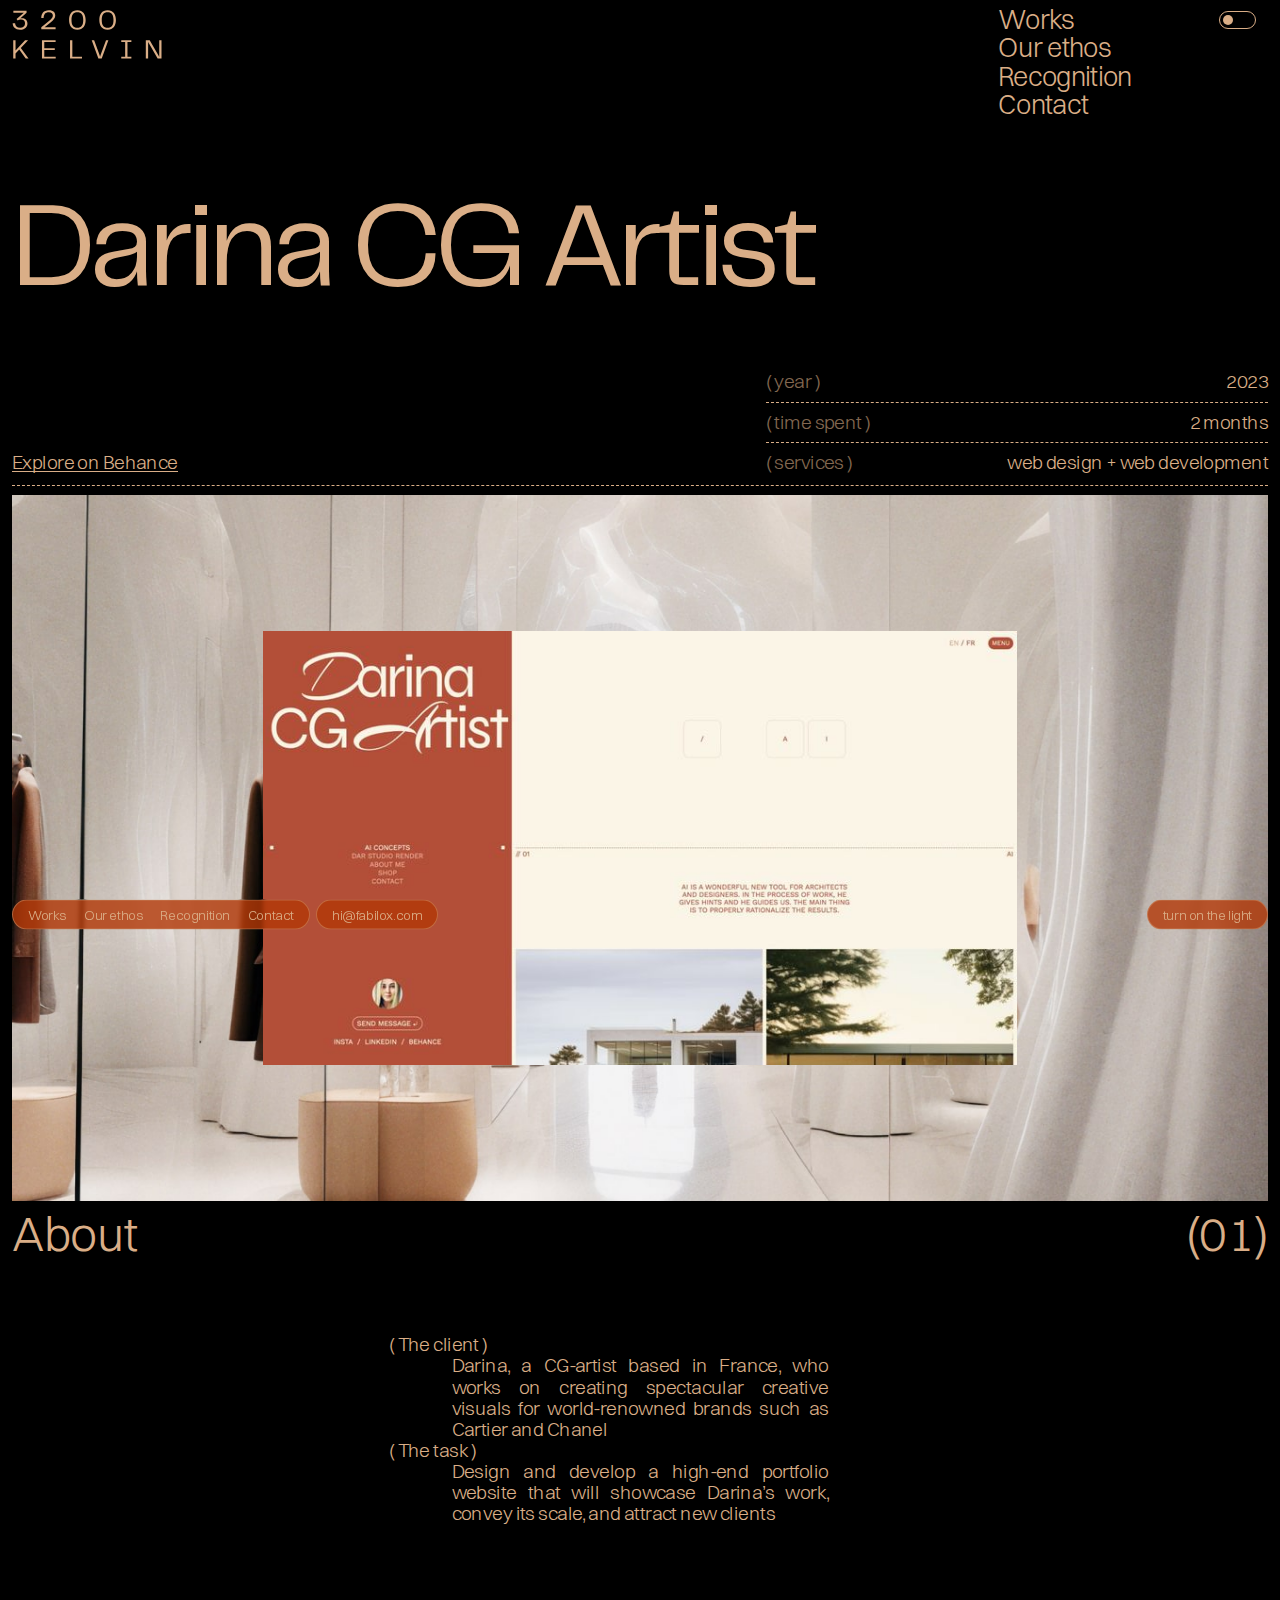
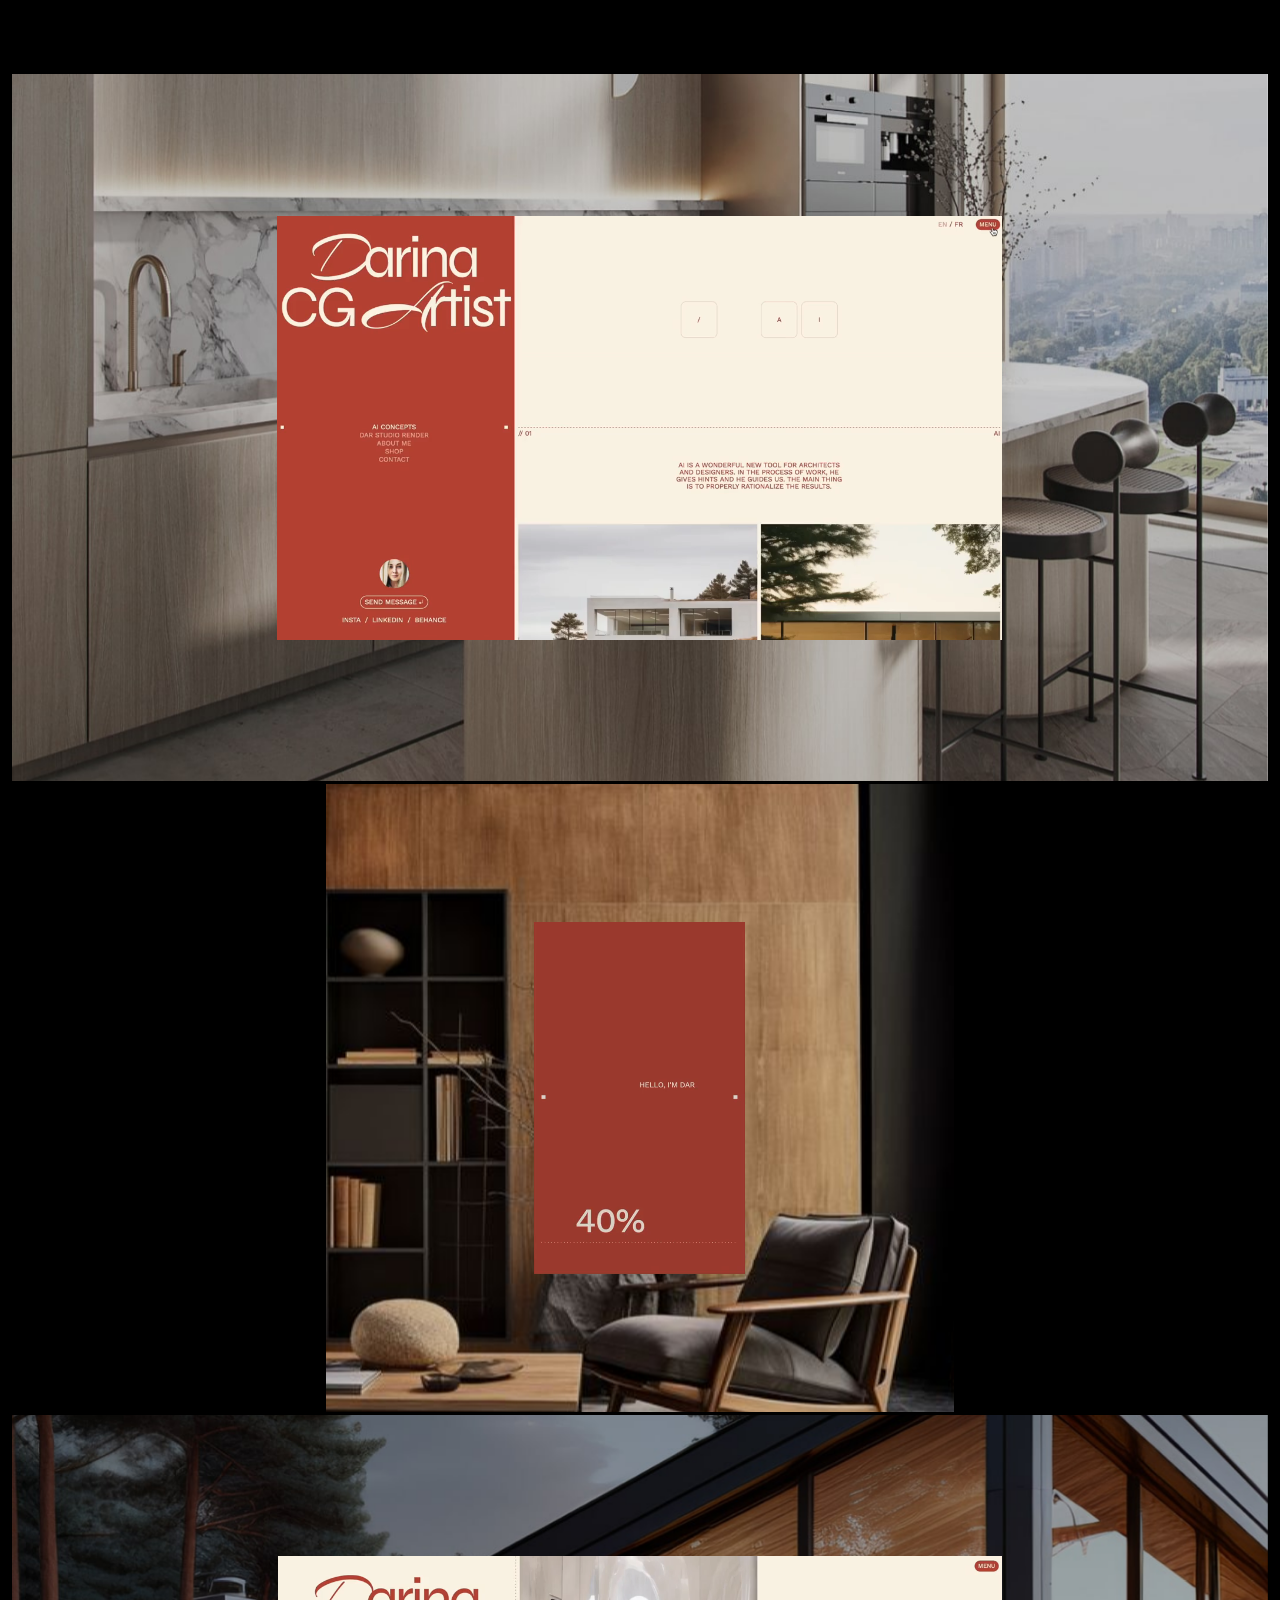
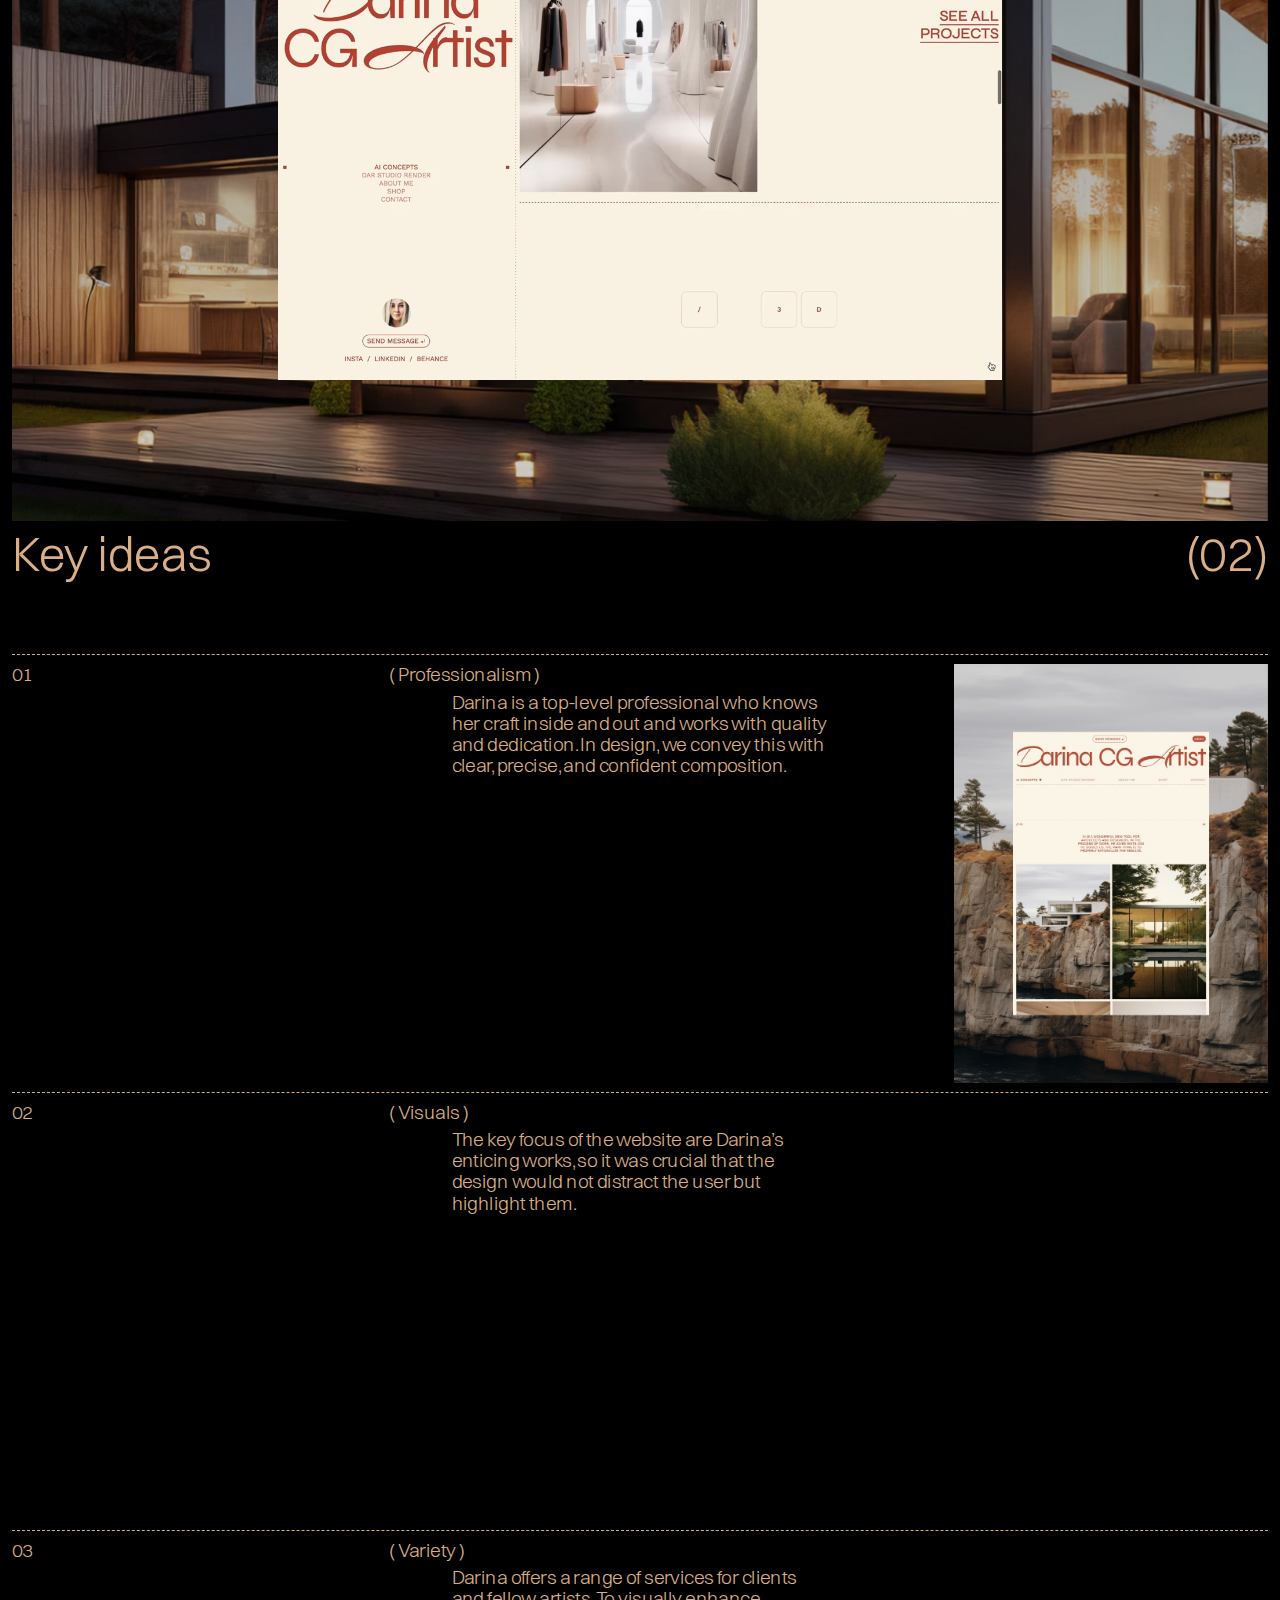
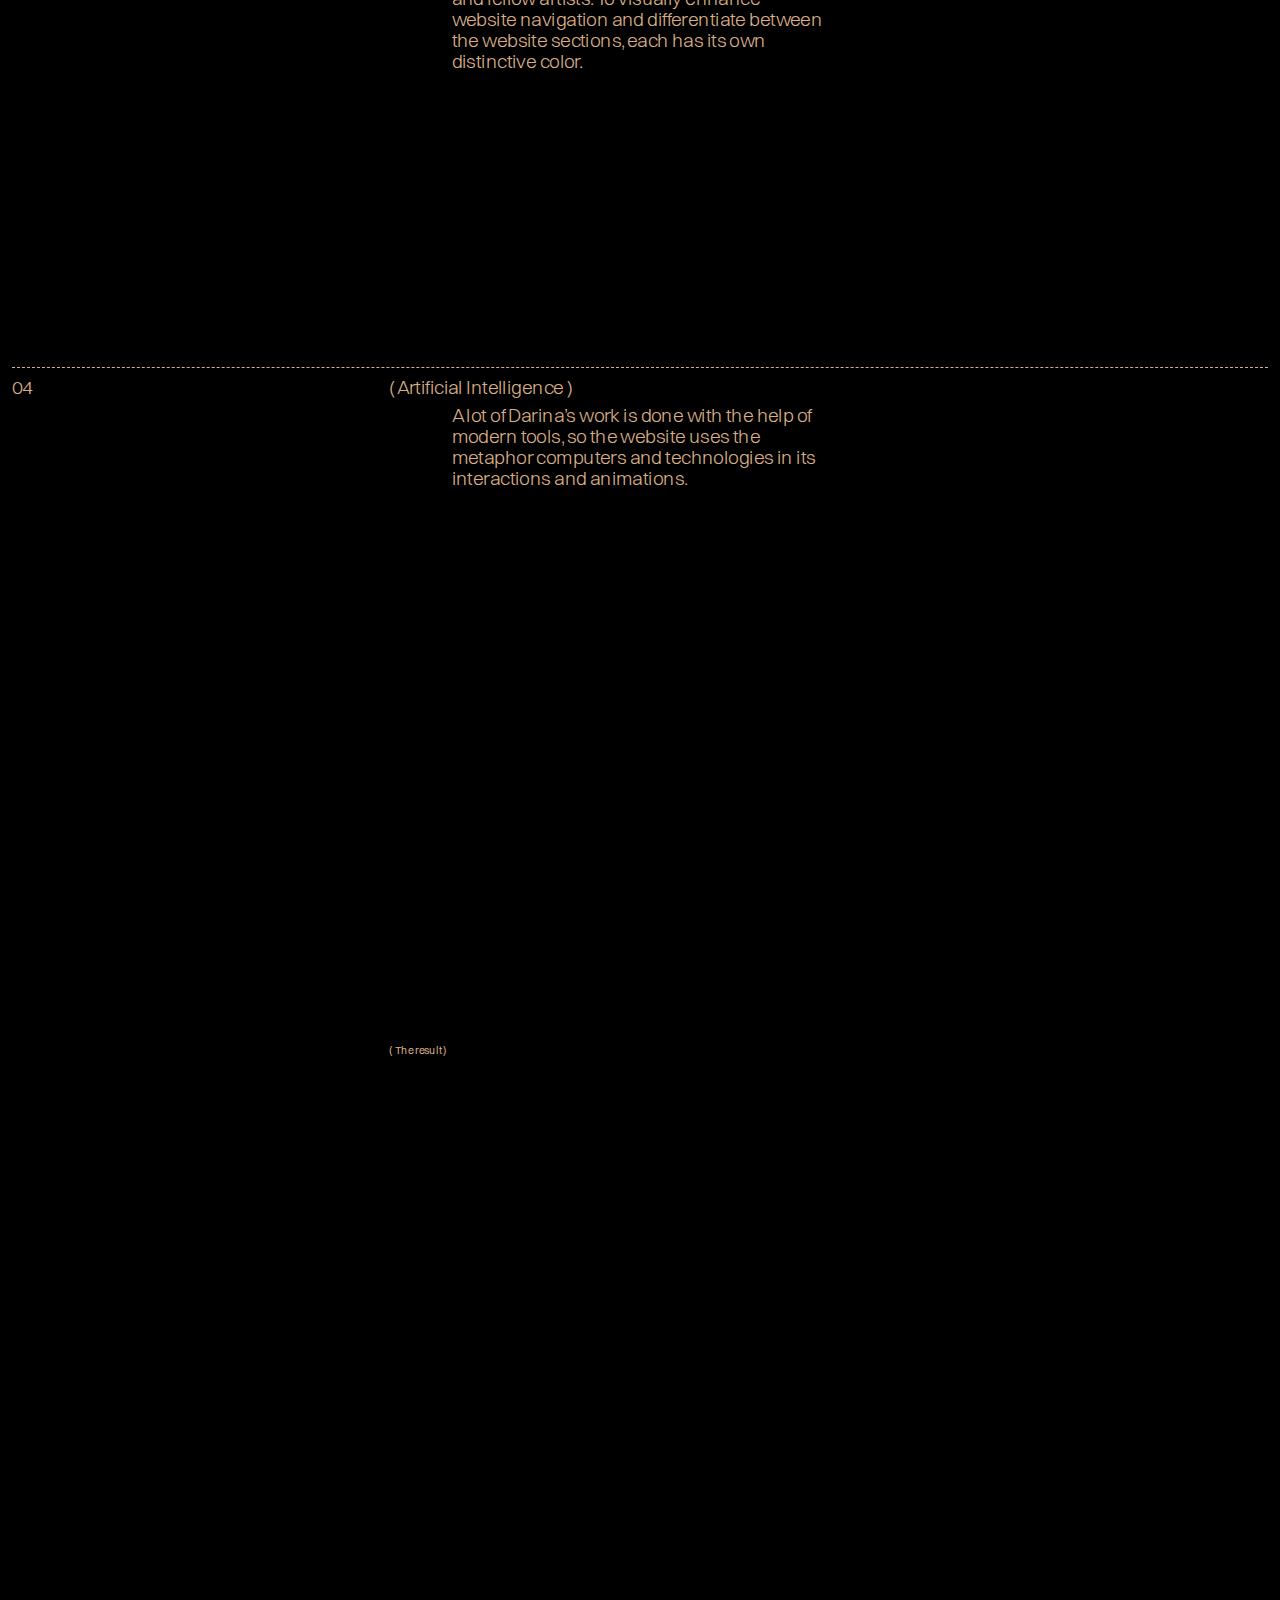
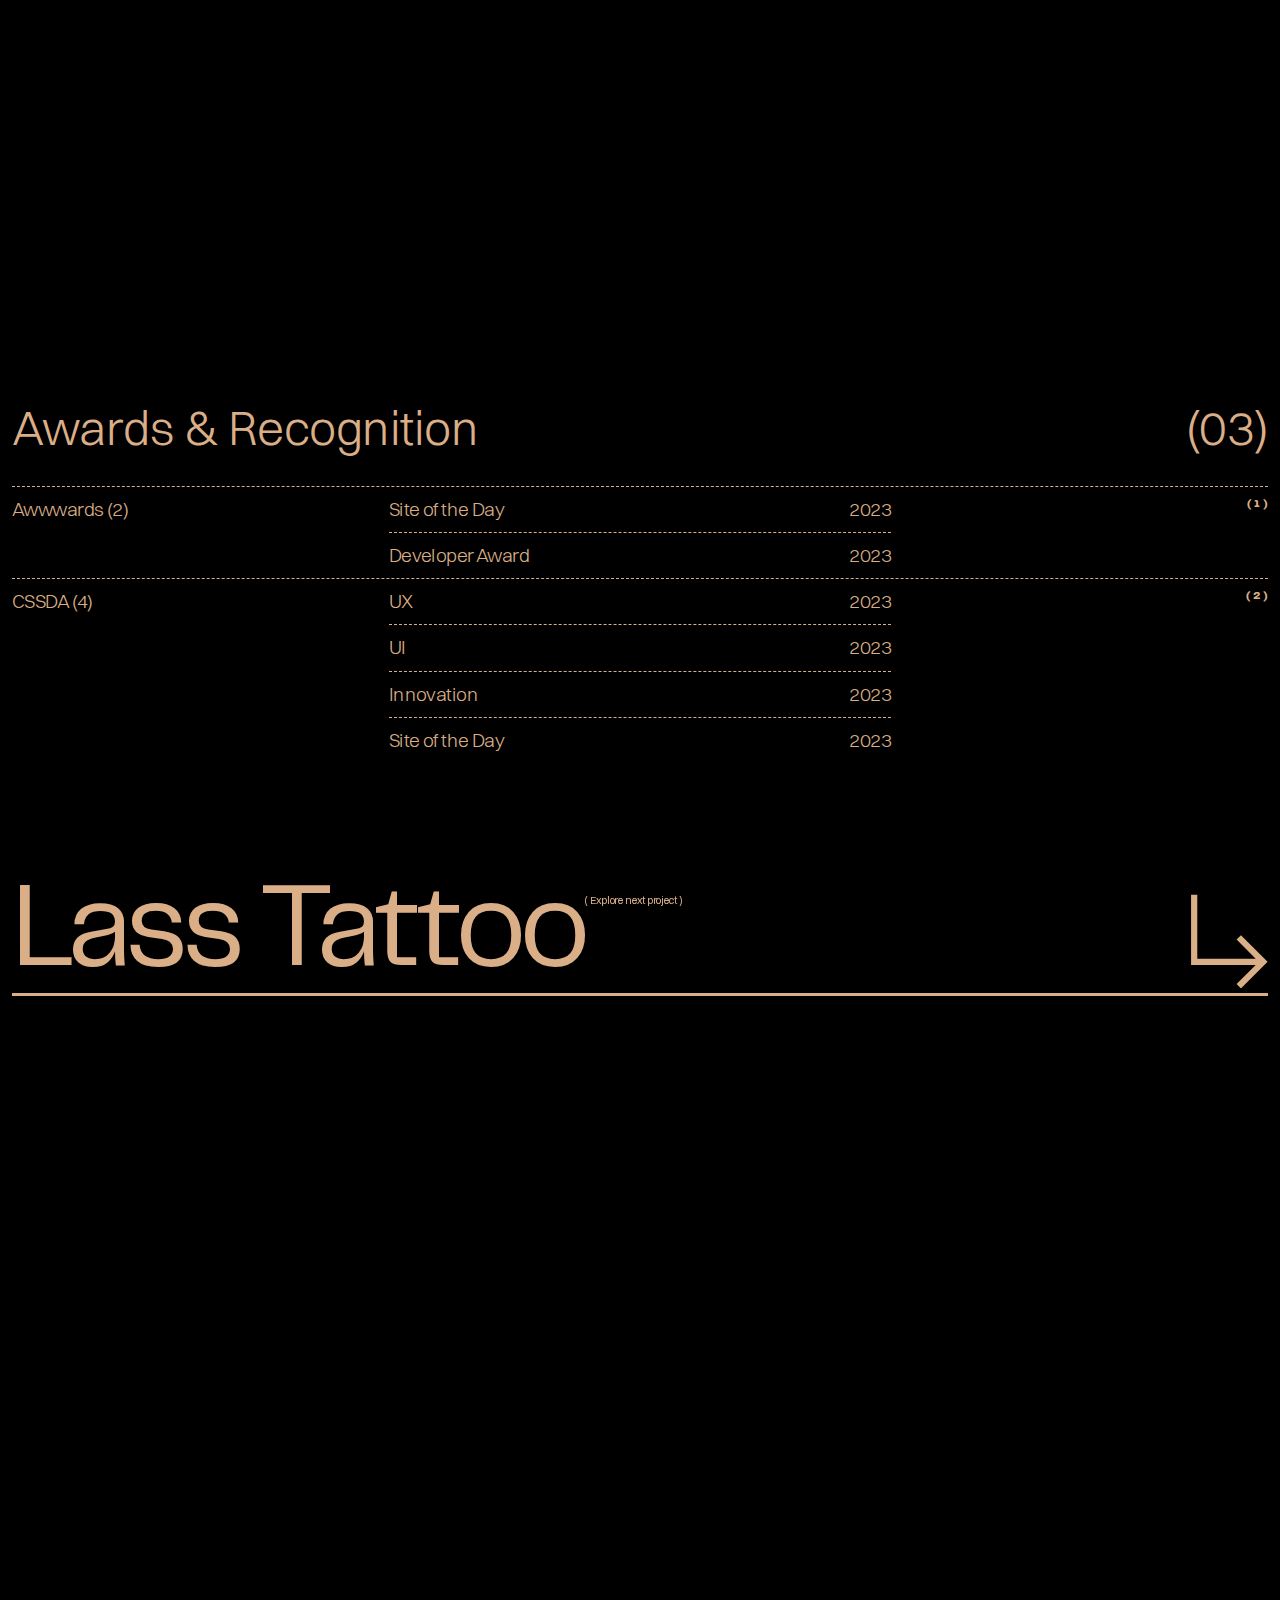
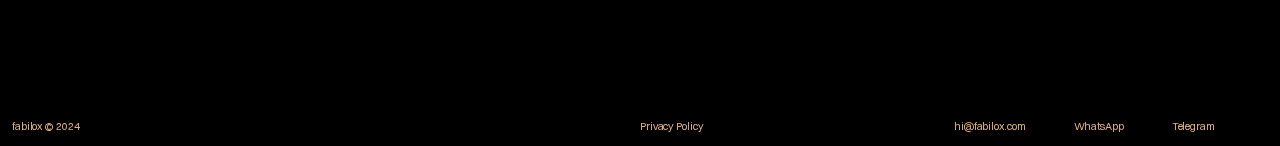
<file: darina-cg-artist.html>
﻿<!DOCTYPE html><!-- Last Published: Mon Feb 10 2025 11:22:34 GMT+0000 (Coordinated Universal Time) --><html data-wf-domain="www.fabilox.com" data-wf-page="67091bc69acab270adbebfda" data-wf-site="66584d3d01cef2201804cc46"><head><meta charset="utf-8"><title>fabilox case — Darina CG Artist</title><meta content="Multipage portfolio website | Creative Web Design and Development" name="description"><meta content="fabilox case — Darina CG Artist" property="og:title"><meta content="Multipage portfolio website | Creative Web Design and Development" property="og:description"><meta content="https://cdn.prod.website-files.com/66584d3d01cef2201804cc46/6787accd09f47230152dc6d7_Frame%202087325550-2.png" property="og:image"><meta content="fabilox case — Darina CG Artist" property="twitter:title"><meta content="Multipage portfolio website | Creative Web Design and Development" property="twitter:description"><meta content="https://cdn.prod.website-files.com/66584d3d01cef2201804cc46/6787accd09f47230152dc6d7_Frame%202087325550-2.png" property="twitter:image"><meta property="og:type" content="website"><meta content="summary_large_image" name="twitter:card"><meta content="width=device-width, initial-scale=1" name="viewport"><link href="66584d3d01cef2201804cc46/css/3200k.webflow.e996365f0.css" rel="stylesheet" type="text/css"><script type="text/javascript">!function(o,c){var n=c.documentElement,t=" w-mod-";n.className+=t+"js",("ontouchstart"in o||o.DocumentTouch&&c instanceof DocumentTouch)&&(n.className+=t+"touch")}(window,document);</script><link href="66584d3d01cef2201804cc46/673dece5b08460c8aecff023_fav.png" rel="shortcut icon" type="image/x-icon"><link href="66584d3d01cef2201804cc46/673e1105d60485583b3a1f75_web.png" rel="apple-touch-icon"><meta property="og:image" content="https://cdn.prod.website-files.com/66584d3d01cef2201804cc46/673e1105d60485583b3a1f75_web.png">
<meta name="format-detection" content="telephone=no">

<!--
<link rel="stylesheet" href="http://127.0.0.1:5500/dist/themes.css">
<script src="http://127.0.0.1:5500/dist/themes.js"></script>
 -->

<!-- COLOR THEMES AND LOAD GLIMPSE -->
<style>
.before-load body{opacity:0}
[data-theme=light]{--text: var(--text-light);--bg: var(--bg-light);--bg-transparent: var(--bg-transparent-light);--form-text: var(--form-text-light);--form-inputs: var(--form-inputs-light);--form-bg: var(--form-bg-light);--gradient: var(--gradient-light);--menu-bg-transparent: var(--menu-bg-transparent-light);--videos-bg: var(--videos-bg-light)}

</style>
<script>
(()=>{"use strict";document.documentElement.classList.add("before-load"),(()=>{const e=function(){const e=localStorage.getItem("theme");return e||"dark"}();document.documentElement.dataset.theme=e})()})();
  
</script>

<!-- FONT SIZES -->
<style>
:root {
    --font-size: var(--font-size-desk, .926vw);
}
body {
    font-size: max(var(--font-size), 0.75rem) !important;
}

@media screen and (max-width: 991px) {
    :root {
        --font-size: var(--font-size-tablet, 1.6vw);
    }
}
@media screen and (max-width: 767px) {
    :root {
        --font-size: var(--font-size-mobile-l, 2.8vw);
    }
}
@media screen and (max-width: 479px) {
    :root {
        --font-size: var(--font-size-mobile, 4.1vw);
    }
}
</style></head><body data-barba="wrapper" class="body"><div class="navigations"><div id="w-node-acf445df-8f29-0aa2-ad59-8f744bfde3aa-4bfde3aa" class="top-navbar"><div id="w-node-acf445df-8f29-0aa2-ad59-8f744bfde3ab-4bfde3aa" class="mobile-menu"><a data-trigger="menu" href="#" class="menu-item w-inline-block"><div id="w-node-acf445df-8f29-0aa2-ad59-8f744bfde3ad-4bfde3aa" class="text-menu">Menu</div></a><a href="mailto:hi@fabilox.com" class="menu-item w-inline-block"><div id="w-node-acf445df-8f29-0aa2-ad59-8f744bfde3b0-4bfde3aa" class="text-menu">hi@fabilox.com</div></a></div><div class="switcher__wrapper"><a data-trigger="themes" href="#" class="switcher__border w-inline-block"><div class="switcher__knob-container"><div class="switcher__knob"></div></div></a></div></div><section class="bottom-navbar"><div class="down-menu"><div class="left-menu-group"><div class="menu-item"><a data-hover="scrabmle" id="w-node-_129eccb9-5827-7b9b-f64e-97942f4fa64c-2f4fa648" href="index.htm#works" class="text-menu">Works</a><a data-hover="scrabmle" id="w-node-_129eccb9-5827-7b9b-f64e-97942f4fa64e-2f4fa648" href="index.htm#our-ethos" class="text-menu">Our ethos</a><a data-hover="scrabmle" id="w-node-_129eccb9-5827-7b9b-f64e-97942f4fa650-2f4fa648" href="index.htm#recognition" class="text-menu">Recognition</a><a data-hover="scrabmle" id="w-node-_129eccb9-5827-7b9b-f64e-97942f4fa652-2f4fa648" href="index.htm#contact" class="text-menu">Contact</a></div><a data-hover="scrabmle" href="mailto:hi@fabilox.com" class="menu-item w-inline-block"><div id="w-node-_129eccb9-5827-7b9b-f64e-97942f4fa655-2f4fa648" class="text-menu">hi@fabilox.com</div></a></div><a data-trigger="themes" href="#" class="menu-item w-inline-block"><div id="w-node-_129eccb9-5827-7b9b-f64e-97942f4fa658-2f4fa648" class="text-menu no-hover">turn on the light</div></a></div></section></div><main data-barba="container" class="main"><section class="bottom-navbar"></section><section class="case_main-hero"><div class="w-layout-grid hero-top-menu"><div id="w-node-_01576463-fab7-c267-ad8d-68c47b9d7e08-7b9d7e07" class="logo-wraper"><a id="w-node-_01576463-fab7-c267-ad8d-68c47b9d7e09-7b9d7e07" href="index.htm" class="logo w-inline-block"><div class="logo-image w-embed"><svg width="100%" height="100%" viewbox="0 0 195 64" fill="none" xmlns="http://www.w3.org/2000/svg">
<path d="M3.99172 17.2135C4.09987 20.4579 6.29886 23.1255 10.4805 23.1255C14.6983 23.1255 16.9333 21.1428 16.9333 17.3577C16.9333 14.2935 15.2029 12.2388 11.8143 12.2388C9.97584 12.2388 8.75018 12.7074 7.38032 13.6086L5.93837 11.698L15.3832 3.47887H1.75669V1.02754H18.916V3.47887L10.6608 10.9049C11.2015 10.7608 11.9946 10.5805 13.1121 10.5805C16.6449 10.5805 20.0695 12.8155 20.0695 17.4298C20.0695 21.4312 17.5461 25.6129 10.4084 25.6129C4.09987 25.6129 0.963615 21.9359 0.855469 17.2135H3.99172Z" fill="CurrentColor"></path>
<path d="M38.0698 25.0001V22.5487L49.9659 12.5632C52.3091 10.5805 53.0661 9.2467 53.0661 7.15586C53.0661 4.70453 51.516 2.86604 47.9472 2.86604C43.1887 2.86604 41.206 5.6418 41.1339 10.5445H38.0337C38.1419 5.06502 40.7013 0.378662 47.9111 0.378662C53.9674 0.378662 56.2024 3.62306 56.2024 7.11981C56.2024 10.2561 54.436 12.4911 50.4706 15.7716L42.3596 22.5487H56.671V25.0001H38.0698Z" fill="CurrentColor"></path>
<path d="M84.9728 25.6129C77.4746 25.6129 74.1942 20.2416 74.1942 12.9958C74.1942 5.8581 77.4746 0.378662 84.9728 0.378662C92.4349 0.378662 95.7514 5.89415 95.7514 12.9958C95.7514 20.2056 92.4349 25.6129 84.9728 25.6129ZM77.3304 12.9958C77.3304 19.7369 79.6736 23.1255 84.9728 23.1255C90.2359 23.1255 92.6152 19.7369 92.6152 12.9958C92.6152 6.25464 90.2359 2.86604 84.9728 2.86604C79.6736 2.86604 77.3304 6.25464 77.3304 12.9958Z" fill="CurrentColor"></path>
<path d="M124.317 25.6129C116.819 25.6129 113.538 20.2416 113.538 12.9958C113.538 5.8581 116.819 0.378662 124.317 0.378662C131.779 0.378662 135.095 5.89415 135.095 12.9958C135.095 20.2056 131.779 25.6129 124.317 25.6129ZM116.674 12.9958C116.674 19.7369 119.018 23.1255 124.317 23.1255C129.58 23.1255 131.959 19.7369 131.959 12.9958C131.959 6.25464 129.58 2.86604 124.317 2.86604C119.018 2.86604 116.674 6.25464 116.674 12.9958Z" fill="CurrentColor"></path>
<path d="M1.58164 63.1522V39.1797H4.5737V52.8062L16.9745 39.1797H20.9039L11.423 49.3455L21.4806 63.0081V63.1522H17.8397L9.40425 51.4724L4.5737 56.6634V63.1522H1.58164Z" fill="CurrentColor"></path>
<path d="M41.9463 52.0131V60.737H56.7984V63.1522H38.9542V39.1797H56.6903V41.595H41.9463V49.6339H55.6088V52.0131H41.9463Z" fill="CurrentColor"></path>
<path d="M75.4467 63.1522V39.1797H78.4388V60.737H90.9838V63.1522H75.4467Z" fill="CurrentColor"></path>
<path d="M112.312 63.1522L103.624 39.1797H106.76L113.465 57.6728C113.862 58.7182 114.222 59.7997 114.511 60.8451C114.799 59.7997 115.16 58.7182 115.52 57.6728L122.261 39.1797H125.289L116.638 63.1522H112.312Z" fill="CurrentColor"></path>
<path d="M142.047 63.1522V60.737H147.13V41.595H142.047V39.1797H155.205V41.595H150.122V60.737H155.205V63.1522H142.047Z" fill="CurrentColor"></path>
<path d="M191.423 61.0975V39.1797H194.379V63.1522H189.369L178.482 44.3347C177.869 43.1811 177.328 42.1357 176.968 41.1985V63.1522H173.976V39.1797H179.023L189.909 58.0333C190.378 58.8624 190.919 60.052 191.423 61.0975Z" fill="CurrentColor"></path>
</svg></div></a></div><div id="w-node-_467c9428-70f2-b99c-f9d6-1c4c21856e90-7b9d7e07" class="desktop__menu-items"><a data-hover="scrabmle" id="w-node-_9dfab9be-6160-5281-0a82-30e3249abbf0-7b9d7e07" href="index.htm#works" class="desktop__menu-item">Works</a><a data-hover="scrabmle" id="w-node-_9dfab9be-6160-5281-0a82-30e3249abbf2-7b9d7e07" href="index.htm#our-ethos" class="desktop__menu-item">Our ethos</a><a data-hover="scrabmle" id="w-node-_9dfab9be-6160-5281-0a82-30e3249abbf4-7b9d7e07" href="index.htm#recognition" class="desktop__menu-item">Recognition</a><a data-hover="scrabmle" id="w-node-_9dfab9be-6160-5281-0a82-30e3249abbf6-7b9d7e07" href="index.htm#contact" class="desktop__menu-item">Contact</a></div></div><a data-hover="case-link" href="https://www.darina-cg.com/" target="_blank" class="case_title w-inline-block"><h1 class="heading heading_case_page">Darina CG Artist</h1></a><section class="case_hero"><div class="case-title_credits-wraper"><div id="w-node-b7260dcd-6d2a-286d-e60f-0de018184a9b-adbebfda" class="case_title_link-wraper"><a data-animation="underline_1" href="https://www.behance.net/gallery/187007931/Portfolio-website-for-Darina-CG-Artist?tracking_source=search_projects|darina+cg+atist&l=0" target="_blank" class="text-m case_link">Explore on Behance</a><a data-wf--case-link--variant="website" href="https://www.darina-cg.com/" target="_blank" class="case-title__link w-variant-b3f7bc3f-422c-cf76-61e1-63e467581acc w-inline-block"><p>Visit live website</p><div class="case-title__link-arrow w-variant-b3f7bc3f-422c-cf76-61e1-63e467581acc w-embed"><svg width="8" height="8" viewbox="0 0 8 8" fill="none" xmlns="http://www.w3.org/2000/svg">
<path fill-rule="evenodd" clip-rule="evenodd" d="M1.00004 0.5H7.50004V7H6.50004V2.20711L1.35359 7.35355L0.646484 6.64645L5.79293 1.5H1.00004V0.5Z" fill="currentColor"></path>
</svg></div></a><a data-wf--case-link--variant="base" href="https://www.behance.net/gallery/187007931/Portfolio-website-for-Darina-CG-Artist?tracking_source=search_projects|darina+cg+atist&l=0" target="_blank" class="case-title__link w-inline-block"><p>Explore on Behance</p><div class="case-title__link-arrow w-embed"><svg width="8" height="8" viewbox="0 0 8 8" fill="none" xmlns="http://www.w3.org/2000/svg">
<path fill-rule="evenodd" clip-rule="evenodd" d="M1.00004 0.5H7.50004V7H6.50004V2.20711L1.35359 7.35355L0.646484 6.64645L5.79293 1.5H1.00004V0.5Z" fill="currentColor"></path>
</svg></div></a></div><div id="w-node-ddc92ec3-58c2-8668-e990-d766f4f7fc93-adbebfda" class="case_title_credits"><div class="case_credit"><div class="text-m opacity_60">( year )</div><div class="text-m">2023</div></div><div class="case_credit"><div class="text-m opacity_60">( time spent )</div><div class="text-m">2 months</div></div><div class="case_credit case_credit_last"><div class="text-m opacity_60">( services )</div><div class="text-m">web design + web development</div></div></div></div><div class="photo-wraper_parallax"><img src="66584d3d01cef2201804cc46/672a65a6bf72ce4ab931931d_Rectangle%20258%201-min.jpg" loading="lazy" sizes="(max-width: 479px) 100vw, (max-width: 767px) 96vw, (max-width: 991px) 97vw, 100vw" srcset="66584d3d01cef2201804cc46/672a65a6bf72ce4ab931931d_Rectangle%20258%201-min-p-500.jpg 500w, 66584d3d01cef2201804cc46/672a65a6bf72ce4ab931931d_Rectangle%20258%201-min-p-800.jpg 800w, 66584d3d01cef2201804cc46/672a65a6bf72ce4ab931931d_Rectangle%20258%201-min-p-1080.jpg 1080w, 66584d3d01cef2201804cc46/672a65a6bf72ce4ab931931d_Rectangle%20258%201-min.jpg 1435w" alt="" class="bg-photo"><div class="content_wraper"><img src="66584d3d01cef2201804cc46/670e6ad522ece21c8432665b_image%2012-min%20%281%29.jpg" loading="lazy" sizes="(max-width: 479px) 65vw, (max-width: 767px) 57vw, (max-width: 991px) 58vw, 60vw" srcset="66584d3d01cef2201804cc46/670e6ad522ece21c8432665b_image%2012-min%20%281%29-p-500.jpg 500w, 66584d3d01cef2201804cc46/670e6ad522ece21c8432665b_image%2012-min%20%281%29-p-800.jpg 800w, 66584d3d01cef2201804cc46/670e6ad522ece21c8432665b_image%2012-min%20%281%29-p-1080.jpg 1080w, 66584d3d01cef2201804cc46/670e6ad522ece21c8432665b_image%2012-min%20%281%29.jpg 1366w" alt="" class="image-case"></div></div></section></section><section class="case_about"><div class="case_header-wraper"><h2 class="text-xl">About</h2><h2 class="text-xl">(01)</h2></div><div class="case_about_grid"><div id="w-node-_225fbce9-ac48-7bb7-6cd5-9d848242f979-adbebfda" class="case_about_content"><div class="case_about_paragraph-wraper"><div id="w-node-b048303c-3743-9810-79b9-237de9ea8ea2-adbebfda" class="text-m">( The client )</div><div id="w-node-f97a7bef-3fbb-f7d1-8397-ee96e6aeda5e-adbebfda" class="case_about_paragraph_grid"><div id="w-node-_27a3cec4-1640-9161-b6ff-35099edbda5f-adbebfda" class="case_about_paragraph"><div id="w-node-_999f4fee-a718-0aee-4530-3a3bf794ef0f-adbebfda" class="text-m">Darina, a CG-artist based in France, who works on creating spectacular creative visuals for world-renowned brands such as Cartier and Chanel</div></div></div></div><div class="case_about_paragraph-wraper"><div id="w-node-_82110207-cd7d-b830-8fa5-c86e6f7a0ca4-adbebfda" class="text-m">( The task )</div><div id="w-node-_82110207-cd7d-b830-8fa5-c86e6f7a0ca6-adbebfda" class="case_about_paragraph_grid"><div id="w-node-_82110207-cd7d-b830-8fa5-c86e6f7a0ca7-adbebfda" class="case_about_paragraph"><div id="w-node-_82110207-cd7d-b830-8fa5-c86e6f7a0ca8-adbebfda" class="text-m">Design and develop a high-end portfolio website that will showcase Darina’s work, convey its scale, and attract new clients</div></div></div></div></div></div></section><section class="section_photo-wraper"><div data-w-id="48e5e9ab-2ec5-b9a9-1881-6a3c315f18b1" class="photo-wraper_parallax"><img src="66584d3d01cef2201804cc46/67251658d963eb2680498ae8_telegram-cloud-photo-size-4-5843610277214535742-y%2015-min.jpg" loading="lazy" sizes="(max-width: 479px) 100vw, (max-width: 767px) 96vw, (max-width: 991px) 97vw, 100vw" srcset="66584d3d01cef2201804cc46/67251658d963eb2680498ae8_telegram-cloud-photo-size-4-5843610277214535742-y%2015-min-p-500.jpg 500w, 66584d3d01cef2201804cc46/67251658d963eb2680498ae8_telegram-cloud-photo-size-4-5843610277214535742-y%2015-min-p-800.jpg 800w, 66584d3d01cef2201804cc46/67251658d963eb2680498ae8_telegram-cloud-photo-size-4-5843610277214535742-y%2015-min-p-1080.jpg 1080w, 66584d3d01cef2201804cc46/67251658d963eb2680498ae8_telegram-cloud-photo-size-4-5843610277214535742-y%2015-min.jpg 1393w" alt="" class="bg-photo"><div class="content_wraper"><div data-poster-url="https://cdn.prod.website-files.com/66584d3d01cef2201804cc46%2F672e16f490454bf06adf40e7_img_7663%2520%282160p%29-poster-00001.jpg" data-video-urls="https://cdn.prod.website-files.com/66584d3d01cef2201804cc46%2F672e16f490454bf06adf40e7_img_7663%2520%282160p%29-transcode.mp4,https://cdn.prod.website-files.com/66584d3d01cef2201804cc46%2F672e16f490454bf06adf40e7_img_7663%2520%282160p%29-transcode.webm" data-autoplay="true" data-loop="true" data-wf-ignore="true" class="case-video w-background-video w-background-video-atom"><video id="fe92a98d-09f5-4e82-92c7-4db62e5ad26d-video" autoplay="" loop="" style="background-image:url(&quot;https://cdn.prod.website-files.com/66584d3d01cef2201804cc46%2F672e16f490454bf06adf40e7_img_7663%2520%282160p%29-poster-00001.jpg&quot;)" muted="" playsinline="" data-wf-ignore="true" data-object-fit="cover"><source src="66584d3d01cef2201804cc46672e16f490454bf06adf40e7_img_7663%2520%282160p%29-transcode.mp4" data-wf-ignore="true"><source src="66584d3d01cef2201804cc46672e16f490454bf06adf40e7_img_7663%2520%282160p%29-transcode.webm" data-wf-ignore="true"></video></div></div></div><div class="photo_grid_wraper"><div id="w-node-a3128c6d-a19a-d6d0-9873-2079132c3041-adbebfda" data-w-id="a3128c6d-a19a-d6d0-9873-2079132c3041" class="photo-wraper_parallax square"><div class="content_wraper content_wraper_mobile"><div data-poster-url="https://cdn.prod.website-files.com/66584d3d01cef2201804cc46%2F67234304e4c499ef14953f59_1730310101805159-poster-00001.jpg" data-video-urls="https://cdn.prod.website-files.com/66584d3d01cef2201804cc46%2F67234304e4c499ef14953f59_1730310101805159-transcode.mp4,https://cdn.prod.website-files.com/66584d3d01cef2201804cc46%2F67234304e4c499ef14953f59_1730310101805159-transcode.webm" data-autoplay="true" data-loop="true" data-wf-ignore="true" class="case-video w-background-video w-background-video-atom"><video id="5818bb5f-cf5b-407d-c43f-2cc60a5af6fb-video" autoplay="" loop="" style="background-image:url(&quot;66584d3d01cef2201804cc4667234304e4c499ef14953f59_1730310101805159-poster-00001.jpg&quot;)" muted="" playsinline="" data-wf-ignore="true" data-object-fit="cover"><source src="66584d3d01cef2201804cc4667234304e4c499ef14953f59_1730310101805159-transcode.mp4" data-wf-ignore="true"><source src="66584d3d01cef2201804cc4667234304e4c499ef14953f59_1730310101805159-transcode.webm" data-wf-ignore="true"></video></div></div><img src="66584d3d01cef2201804cc46/670e6b948cc2920f877e0888_1-min.jpg" loading="lazy" sizes="(max-width: 479px) 100vw, (max-width: 767px) 96vw, (max-width: 991px) 24vw, 25vw" srcset="66584d3d01cef2201804cc46/670e6b948cc2920f877e0888_1-min-p-500.jpg 500w, 66584d3d01cef2201804cc46/670e6b948cc2920f877e0888_1-min-p-800.jpg 800w, 66584d3d01cef2201804cc46/670e6b948cc2920f877e0888_1-min-p-1080.jpg 1080w, 66584d3d01cef2201804cc46/670e6b948cc2920f877e0888_1-min.jpg 1428w" alt="" class="bg-photo"></div></div><div class="photo-wraper_parallax"><img src="66584d3d01cef2201804cc46/6725150a56b7d84c631b1411_Rectangle%20268-min%20%282%29.jpg" loading="lazy" sizes="(max-width: 479px) 100vw, (max-width: 767px) 96vw, (max-width: 991px) 97vw, 100vw" srcset="66584d3d01cef2201804cc46/6725150a56b7d84c631b1411_Rectangle%20268-min%20%282%29-p-500.jpg 500w, 66584d3d01cef2201804cc46/6725150a56b7d84c631b1411_Rectangle%20268-min%20%282%29-p-800.jpg 800w, 66584d3d01cef2201804cc46/6725150a56b7d84c631b1411_Rectangle%20268-min%20%282%29-p-1080.jpg 1080w, 66584d3d01cef2201804cc46/6725150a56b7d84c631b1411_Rectangle%20268-min%20%282%29.jpg 1440w" alt="" class="bg-photo"><div class="content_wraper"><div data-poster-url="https://cdn.prod.website-files.com/66584d3d01cef2201804cc46%2F672e170ced713709000d112b_img_7660%2520%282160p%29%25202-poster-00001.jpg" data-video-urls="https://cdn.prod.website-files.com/66584d3d01cef2201804cc46%2F672e170ced713709000d112b_img_7660%2520%282160p%29%25202-transcode.mp4,https://cdn.prod.website-files.com/66584d3d01cef2201804cc46%2F672e170ced713709000d112b_img_7660%2520%282160p%29%25202-transcode.webm" data-autoplay="true" data-loop="true" data-wf-ignore="true" class="case-video w-background-video w-background-video-atom"><video id="18d6a81a-09a6-a3f7-ba29-66e69a9ca847-video" autoplay="" loop="" style="background-image:url(&quot;https://cdn.prod.website-files.com/66584d3d01cef2201804cc46%2F672e170ced713709000d112b_img_7660%2520%282160p%29%25202-poster-00001.jpg&quot;)" muted="" playsinline="" data-wf-ignore="true" data-object-fit="cover"><source src="66584d3d01cef2201804cc46672e170ced713709000d112b_img_7660%2520%282160p%29%25202-transcode.mp4" data-wf-ignore="true"><source src="66584d3d01cef2201804cc46672e170ced713709000d112b_img_7660%2520%282160p%29%25202-transcode.webm" data-wf-ignore="true"></video></div></div></div></section><section class="case_key-ideas"><div class="case_header-wraper case_sticky"><h2 class="text-xl">Key ideas</h2><h2 class="text-xl">(02)</h2></div><div class="case_key_content"><div class="key_sticky"><div id="w-node-_6f0c728f-aea7-80c6-e2c7-06ffb032ce04-adbebfda" class="text-m">01</div><div id="w-node-_02e40323-63d9-e310-72d7-aad600e47edd-adbebfda" class="key_sticky_text"><div id="w-node-f0158a54-3b18-a5a5-9de6-fd15b637b4b5-adbebfda" class="text-m">( Professionalism )</div><div id="w-node-_5e7138ad-6aa0-2f28-2b38-ab82e40cd431-adbebfda" class="key_stycky_descr"><div id="w-node-_36df0989-0517-72b4-f65a-156c7e1e8ab5-adbebfda" class="text-m">Darina is a top-level professional who knows her craft inside and out and works with quality and dedication. In design, we convey this with clear, precise, and confident composition.</div></div></div><img src="66584d3d01cef2201804cc46/672e27457602a0f9d461deb7_key%2013-min%20%281%29.jpg" loading="lazy" id="w-node-_95e2c76a-b85f-b586-62b6-df5b12f4d525-adbebfda" alt="" class="key-ideas_image"></div><div class="key_sticky key_sticky_2"><div id="w-node-_3264c836-1845-7579-9f94-562de3ff1e44-adbebfda" class="text-m">02</div><div id="w-node-_3264c836-1845-7579-9f94-562de3ff1e46-adbebfda" class="key_sticky_text"><div id="w-node-_3264c836-1845-7579-9f94-562de3ff1e47-adbebfda" class="text-m">( Visuals )</div><div id="w-node-_3264c836-1845-7579-9f94-562de3ff1e49-adbebfda" class="key_stycky_descr"><div id="w-node-_3264c836-1845-7579-9f94-562de3ff1e4a-adbebfda" class="text-m">The key focus of the website are Darina’s enticing works, so it was crucial that the design would not distract the user but highlight them. </div></div></div><img src="66584d3d01cef2201804cc46/670d479c7d87bce2d6494f78_2-min.jpg" loading="lazy" id="w-node-_3264c836-1845-7579-9f94-562de3ff1e4c-adbebfda" alt="" class="key-ideas_image"></div><div class="key_sticky key_sticky_3"><div id="w-node-_07d2f3d5-a4a0-611b-5e87-3b73d4382b54-adbebfda" class="text-m">03</div><div id="w-node-_07d2f3d5-a4a0-611b-5e87-3b73d4382b56-adbebfda" class="key_sticky_text"><div id="w-node-_07d2f3d5-a4a0-611b-5e87-3b73d4382b57-adbebfda" class="text-m">( Variety )</div><div id="w-node-_07d2f3d5-a4a0-611b-5e87-3b73d4382b59-adbebfda" class="key_stycky_descr"><div id="w-node-_07d2f3d5-a4a0-611b-5e87-3b73d4382b5a-adbebfda" class="text-m">Darina offers a range of services for clients and fellow artists. To visually enhance website navigation and differentiate between the website sections, each has its own distinctive color.</div></div></div><img src="66584d3d01cef2201804cc46/670d479fd5b77173be6ef01a_3-min.jpg" loading="lazy" id="w-node-_07d2f3d5-a4a0-611b-5e87-3b73d4382b5c-adbebfda" alt="" class="key-ideas_image"></div><div class="key_sticky key_sticky_4"><div id="w-node-_64e8e174-c85a-4748-8f28-ef1debd6f7d3-adbebfda" class="text-m">04</div><div id="w-node-_64e8e174-c85a-4748-8f28-ef1debd6f7d5-adbebfda" class="key_sticky_text"><div id="w-node-_64e8e174-c85a-4748-8f28-ef1debd6f7d6-adbebfda" class="text-m">( Artificial Intelligence )</div><div id="w-node-_64e8e174-c85a-4748-8f28-ef1debd6f7d8-adbebfda" class="key_stycky_descr"><div id="w-node-_64e8e174-c85a-4748-8f28-ef1debd6f7d9-adbebfda" class="text-m">A lot of Darina’s work is done with the help of modern tools, so the website uses the metaphor computers and technologies in its interactions and animations.</div></div></div><img src="66584d3d01cef2201804cc46/6744b4688e81b410de803d7c_key%2029-min.jpg" loading="lazy" id="w-node-_64e8e174-c85a-4748-8f28-ef1debd6f7db-adbebfda" alt="" class="key-ideas_image"></div><div class="key_sticky_padding"></div></div></section><section class="section_points-animation case"><div class="small-header-block"><div development="development" id="w-node-_9f154876-3857-1f6d-cf82-6b13977cb4df-adbebfda" class="text-s">( The result )</div></div><div class="long-description"><div id="w-node-_3af23352-0628-af6c-9460-b24d2e3e659e-adbebfda" class="text-xl">The website received multiple awards for both design and development, including Site of the Day from <a href="https://www.awwwards.com/sites/darina-cg-artist" data-trigger="twinkler-awards" data-animation="underline" target="_blank" class="text-underlined">Awwwards</a></div></div><div class="grid-animation__wrapper"><div class="grid-animation2"><div class="grid-labels"><p class="grid-labels__label">2926.85°C</p><p class="grid-labels__label grid-labels__label-center">3200 K</p><p class="grid-labels__label">5300.33°F</p></div><div data-mask-size="60%" data-animation="twinkler" data-mask-url="https://cdn.prod.website-files.com/66584d3d01cef2201804cc46/6733404390a196184dc07eb0_awards.png" data-mask-position="center center" data-animation-id="awards" class="twinkle-container"></div></div></div></section><section class="section_case_awards"><div class="case_header-wraper"><div class="case_award_header-wraper"><h2 class="text-xl">Awards &amp; Recognition</h2></div><h2 class="text-xl">(03)</h2></div><div data-trigger="award-blobs" class="case_awards"><div class="case_award"><div id="w-node-_51f9f164-ada9-9139-2e81-2555b586a69e-adbebfda" class="case_award_title"><div id="w-node-f3b5ff98-f117-c6b3-9808-1fc86282ac45-adbebfda" class="text-m">Awwwards (2)</div></div><div id="w-node-e5eec6c8-8f74-b4a8-c86c-e88181ff6f62-adbebfda" class="case_award_list"><div data-animation="award-blob" id="w-node-fdee59cc-6f07-576e-14f5-230acbb2f84b-cbb2f84b" data-wf--case-award-entry--variant="first" class="case_award_nomination w-variant-45262d46-5a20-363e-6f83-06d7afadb386"><div id="w-node-fdee59cc-6f07-576e-14f5-230acbb2f84c-cbb2f84b" class="text-m">Site of the Day</div><div id="w-node-fdee59cc-6f07-576e-14f5-230acbb2f84e-cbb2f84b" class="text-m">2023</div><img src="66584d3d01cef2201804cc46/672cee5393a47491837fb263_sotd-awards-darina.png" loading="lazy" id="w-node-_7db2cdf9-9660-daba-afd0-bf482ef34a72-cbb2f84b" alt="" sizes="100vw" srcset="66584d3d01cef2201804cc46/672cee5393a47491837fb263_sotd-awards-darina-p-500.png 500w, 66584d3d01cef2201804cc46/672cee5393a47491837fb263_sotd-awards-darina.png 578w" class="awards-item__image"></div><div data-animation="award-blob" id="w-node-fdee59cc-6f07-576e-14f5-230acbb2f84b-cbb2f84b" data-wf--case-award-entry--variant="base" class="case_award_nomination"><div id="w-node-fdee59cc-6f07-576e-14f5-230acbb2f84c-cbb2f84b" class="text-m">Developer Award</div><div id="w-node-fdee59cc-6f07-576e-14f5-230acbb2f84e-cbb2f84b" class="text-m">2023</div><img src="66584d3d01cef2201804cc46/672cee53964122e41b242b32_dev-award-awards-darina.png" loading="lazy" id="w-node-_7db2cdf9-9660-daba-afd0-bf482ef34a72-cbb2f84b" alt="" sizes="100vw" srcset="66584d3d01cef2201804cc46/672cee53964122e41b242b32_dev-award-awards-darina-p-500.png 500w, 66584d3d01cef2201804cc46/672cee53964122e41b242b32_dev-award-awards-darina.png 578w" class="awards-item__image"></div></div><div id="w-node-fcc2ae71-a245-4602-4d59-18451618d87c-adbebfda" class="case_award_number"><div development="development" id="w-node-_96fb3712-a24f-9eed-31e7-1e8f5bf377f5-adbebfda" class="text-s pp-telegraph">( 1 )</div></div></div><div class="case_award"><div id="w-node-bd1aa37f-df6e-ee79-a249-9788565070ca-adbebfda" class="case_award_title"><div id="w-node-bd1aa37f-df6e-ee79-a249-9788565070cb-adbebfda" class="text-m">CSSDA (4)</div></div><div id="w-node-bd1aa37f-df6e-ee79-a249-9788565070cd-adbebfda" class="case_award_list"><div data-animation="award-blob" id="w-node-fdee59cc-6f07-576e-14f5-230acbb2f84b-cbb2f84b" data-wf--case-award-entry--variant="first" class="case_award_nomination w-variant-45262d46-5a20-363e-6f83-06d7afadb386"><div id="w-node-fdee59cc-6f07-576e-14f5-230acbb2f84c-cbb2f84b" class="text-m">UX</div><div id="w-node-fdee59cc-6f07-576e-14f5-230acbb2f84e-cbb2f84b" class="text-m">2023</div><img src="66584d3d01cef2201804cc46/672cee53e65f8af88d7550ef_ux-cssda-darina.png" loading="lazy" id="w-node-_7db2cdf9-9660-daba-afd0-bf482ef34a72-cbb2f84b" alt="" sizes="100vw" srcset="66584d3d01cef2201804cc46/672cee53e65f8af88d7550ef_ux-cssda-darina-p-500.png 500w, 66584d3d01cef2201804cc46/672cee53e65f8af88d7550ef_ux-cssda-darina.png 555w" class="awards-item__image"></div><div data-animation="award-blob" id="w-node-fdee59cc-6f07-576e-14f5-230acbb2f84b-cbb2f84b" data-wf--case-award-entry--variant="base" class="case_award_nomination"><div id="w-node-fdee59cc-6f07-576e-14f5-230acbb2f84c-cbb2f84b" class="text-m">UI</div><div id="w-node-fdee59cc-6f07-576e-14f5-230acbb2f84e-cbb2f84b" class="text-m">2023</div><img src="66584d3d01cef2201804cc46/672cee536f63022336ed4942_ui-cssda-darina.png" loading="lazy" id="w-node-_7db2cdf9-9660-daba-afd0-bf482ef34a72-cbb2f84b" alt="" sizes="100vw" srcset="66584d3d01cef2201804cc46/672cee536f63022336ed4942_ui-cssda-darina-p-500.png 500w, 66584d3d01cef2201804cc46/672cee536f63022336ed4942_ui-cssda-darina.png 634w" class="awards-item__image"></div><div data-animation="award-blob" id="w-node-fdee59cc-6f07-576e-14f5-230acbb2f84b-cbb2f84b" data-wf--case-award-entry--variant="base" class="case_award_nomination"><div id="w-node-fdee59cc-6f07-576e-14f5-230acbb2f84c-cbb2f84b" class="text-m">Innovation</div><div id="w-node-fdee59cc-6f07-576e-14f5-230acbb2f84e-cbb2f84b" class="text-m">2023</div><img src="66584d3d01cef2201804cc46/672cee5371210a86fa534702_innovation-cssda-darina.png" loading="lazy" id="w-node-_7db2cdf9-9660-daba-afd0-bf482ef34a72-cbb2f84b" alt="" sizes="100vw" srcset="66584d3d01cef2201804cc46/672cee5371210a86fa534702_innovation-cssda-darina-p-500.png 500w, 66584d3d01cef2201804cc46/672cee5371210a86fa534702_innovation-cssda-darina.png 555w" class="awards-item__image"></div><div data-animation="award-blob" id="w-node-fdee59cc-6f07-576e-14f5-230acbb2f84b-cbb2f84b" data-wf--case-award-entry--variant="base" class="case_award_nomination"><div id="w-node-fdee59cc-6f07-576e-14f5-230acbb2f84c-cbb2f84b" class="text-m">Site of the Day</div><div id="w-node-fdee59cc-6f07-576e-14f5-230acbb2f84e-cbb2f84b" class="text-m">2023</div><img src="66584d3d01cef2201804cc46/672cee53f3d9343ab257ad09_sotd-cssda-darina.png" loading="lazy" id="w-node-_7db2cdf9-9660-daba-afd0-bf482ef34a72-cbb2f84b" alt="" sizes="100vw" srcset="66584d3d01cef2201804cc46/672cee53f3d9343ab257ad09_sotd-cssda-darina-p-500.png 500w, 66584d3d01cef2201804cc46/672cee53f3d9343ab257ad09_sotd-cssda-darina.png 634w" class="awards-item__image"></div></div><div id="w-node-bd1aa37f-df6e-ee79-a249-9788565070d8-adbebfda" class="case_award_number"><div development="development" id="w-node-bd1aa37f-df6e-ee79-a249-9788565070d9-adbebfda" class="text-s pp-telegraph">( 2 )</div></div></div></div></section><a href="lass-tattoo.html" class="case_next-project w-inline-block"><div data-animation="underline-fat" data-w-id="a5c1501a-2605-94a1-fad1-f610e74d0dcf" class="next-project_header"><div class="next-project_title"><h1 text-property="common-ligatures" class="heading heading_case_page">Lass Tattoo</h1><div id="w-node-_17e6c696-db1a-791f-ff9f-bdc735d585d9-adbebfda" class="next-project_small-header_wraper"><div development="development" id="w-node-eb43dab1-94bc-7712-4117-308712ed8394-adbebfda" class="text-s">( Explore next project )</div></div></div><div class="arrow-next w-embed"><svg width="100%" height="100%" viewbox="0 0 99 122" fill="none" xmlns="http://www.w3.org/2000/svg">
<path fill-rule="evenodd" clip-rule="evenodd" d="M8.08593 83.4143L8.08594 0.914307L0.0859375 0.914307L0.0859335 91.4143L83.4291 91.4143L58.7575 116.086L64.4144 121.743L98.7428 87.4143L64.4144 53.0859L58.7575 58.7427L83.4291 83.4143L8.08593 83.4143Z" fill="CurrentColor"></path>
</svg></div></div><div id="w-node-_37a771d7-031a-251a-d631-52a7f04a7ecb-adbebfda" data-w-id="37a771d7-031a-251a-d631-52a7f04a7ecb" class="next_project_zoom"><div class="photo-wraper_parallax"><img src="66584d3d01cef2201804cc46/670d59532d18ff5f47ce4de4_lass%20tattoo-min.jpg" loading="lazy" sizes="(max-width: 479px) 100vw, (max-width: 767px) 96vw, (max-width: 991px) 97vw, 100vw" srcset="66584d3d01cef2201804cc46/670d59532d18ff5f47ce4de4_lass%20tattoo-min-p-500.jpg 500w, 66584d3d01cef2201804cc46/670d59532d18ff5f47ce4de4_lass%20tattoo-min-p-800.jpg 800w, 66584d3d01cef2201804cc46/670d59532d18ff5f47ce4de4_lass%20tattoo-min-p-1080.jpg 1080w, 66584d3d01cef2201804cc46/670d59532d18ff5f47ce4de4_lass%20tattoo-min-p-1600.jpg 1600w, 66584d3d01cef2201804cc46/670d59532d18ff5f47ce4de4_lass%20tattoo-min-p-2000.jpg 2000w, 66584d3d01cef2201804cc46/670d59532d18ff5f47ce4de4_lass%20tattoo-min.jpg 2544w" alt="" class="bg-photo"><div class="content_wraper"><img src="66584d3d01cef2201804cc46/670d5995abc467c06f54aae5_lass%20tattoo%20figma-min.jpg" loading="lazy" sizes="(max-width: 479px) 65vw, (max-width: 767px) 57vw, (max-width: 991px) 58vw, 60vw" srcset="66584d3d01cef2201804cc46/670d5995abc467c06f54aae5_lass%20tattoo%20figma-min-p-500.jpg 500w, 66584d3d01cef2201804cc46/670d5995abc467c06f54aae5_lass%20tattoo%20figma-min-p-800.jpg 800w, 66584d3d01cef2201804cc46/670d5995abc467c06f54aae5_lass%20tattoo%20figma-min-p-1080.jpg 1080w, 66584d3d01cef2201804cc46/670d5995abc467c06f54aae5_lass%20tattoo%20figma-min.jpg 1449w" alt="" class="image-case"></div></div></div></a><div class="footer"><div id="w-node-_2d8a0a2e-da75-02b8-20f8-f54e925a5893-925a5892" class="text-s">fabilox © 2024</div><a id="w-node-e3cdbfd5-37ca-f1f8-50e3-d3cedfbb2f53-925a5892" href="privacy-policy.html" target="_blank" class="text-s privacy-policy text-link">Privacy Policy</a><div id="w-node-_2d8a0a2e-da75-02b8-20f8-f54e925a5895-925a5892" class="footer_links"><a id="w-node-_2d8a0a2e-da75-02b8-20f8-f54e925a5896-925a5892" href="mailto:hi@fabilox.com" class="text-s text-link">hi@fabilox.com</a><a id="w-node-_2d8a0a2e-da75-02b8-20f8-f54e925a5898-925a5892" href="http://wa.me/16179018348" target="_blank" class="text-s text-link">WhatsApp</a><a id="w-node-_2d8a0a2e-da75-02b8-20f8-f54e925a589a-925a5892" href="https://t.me/kelvin3200" target="_blank" class="text-s text-link">Telegram</a></div></div><div class="mobile-burger"><div class="mobile-burger__bg"></div><div class="mobile-burger__wrapper"><div class="point__wraper-1"><div class="decorative-point"></div></div><div class="point__wraper-2"><div class="decorative-point"></div></div><div id="w-node-e1f1c59a-f7a9-376c-a782-0a6e45188316-4518830f" class="mobile-burger__items"><a id="w-node-e1f1c59a-f7a9-376c-a782-0a6e45188317-4518830f" href="index.htm" class="desktop__menu-item">Home</a><a id="w-node-e1f1c59a-f7a9-376c-a782-0a6e45188319-4518830f" href="index.htm#works" class="desktop__menu-item">Works</a><a id="w-node-e1f1c59a-f7a9-376c-a782-0a6e4518831b-4518830f" href="index.htm#our-ethos" class="desktop__menu-item">Our ethos</a><a id="w-node-e1f1c59a-f7a9-376c-a782-0a6e4518831d-4518830f" href="index.htm#recognition" class="desktop__menu-item">Recognition</a><a id="w-node-e1f1c59a-f7a9-376c-a782-0a6e4518831f-4518830f" href="index.htm#contact" class="desktop__menu-item">Contact</a></div><div class="contact-info_item"><div class="contact-tag"><div class="contact-info_plus w-embed"><svg width="100%" height="100%" viewbox="0 0 10 11" fill="none" xmlns="http://www.w3.org/2000/svg">
<path fill-rule="evenodd" clip-rule="evenodd" d="M4.5 6V10.5H5.5V6H10V5H5.5V0.5H4.5V5H0V6H4.5Z" fill="currentcolor"></path>
</svg></div><div id="w-node-e1f1c59a-f7a9-376c-a782-0a6e45188324-4518830f" class="text-s">Connect</div></div><a id="w-node-e1f1c59a-f7a9-376c-a782-0a6e45188326-4518830f" href="mailto:hi@fabilox.com" class="mobile_menu_links">hi@fabilox.com</a><a id="w-node-e1f1c59a-f7a9-376c-a782-0a6e45188328-4518830f" href="http://wa.me/16179018348" target="_blank" class="mobile_menu_links">WhatsApp</a><a id="w-node-e1f1c59a-f7a9-376c-a782-0a6e4518832a-4518830f" href="https://t.me/kelvin3200" target="_blank" class="mobile_menu_links">Telegram</a></div></div></div></main><script src="js/jquery-3.5.1.min.dc5e7f18c8.js?site=66584d3d01cef2201804cc46" type="text/javascript" integrity="sha256-9/aliU8dGd2tb6OSsuzixeV4y/faTqgFtohetphbbj0=" crossorigin="anonymous"></script><script src="66584d3d01cef2201804cc46/js/webflow.9bcd68a1.13bdea874f1edd6e.js" type="text/javascript"></script><script src="SplitText.min.js"></script>
<script src="ScrambleTextPlugin.min.js"></script>

<!-- DEV
<link rel="stylesheet" href="http://127.0.0.1:5500/dist/common.css">
<script src="http://127.0.0.1:5500/dist/common.js"></script>
 -->

<!-- PROD -->
<link rel="stylesheet" href="common.css">
<script defer="" id="main-script" src="common.js"></script>


<script>
  const mainScript = document.getElementById('main-script');

  mainScript.addEventListener('error', () => {
      document.documentElement.classList.remove("before-load")
  });
</script></body></html>
</file>
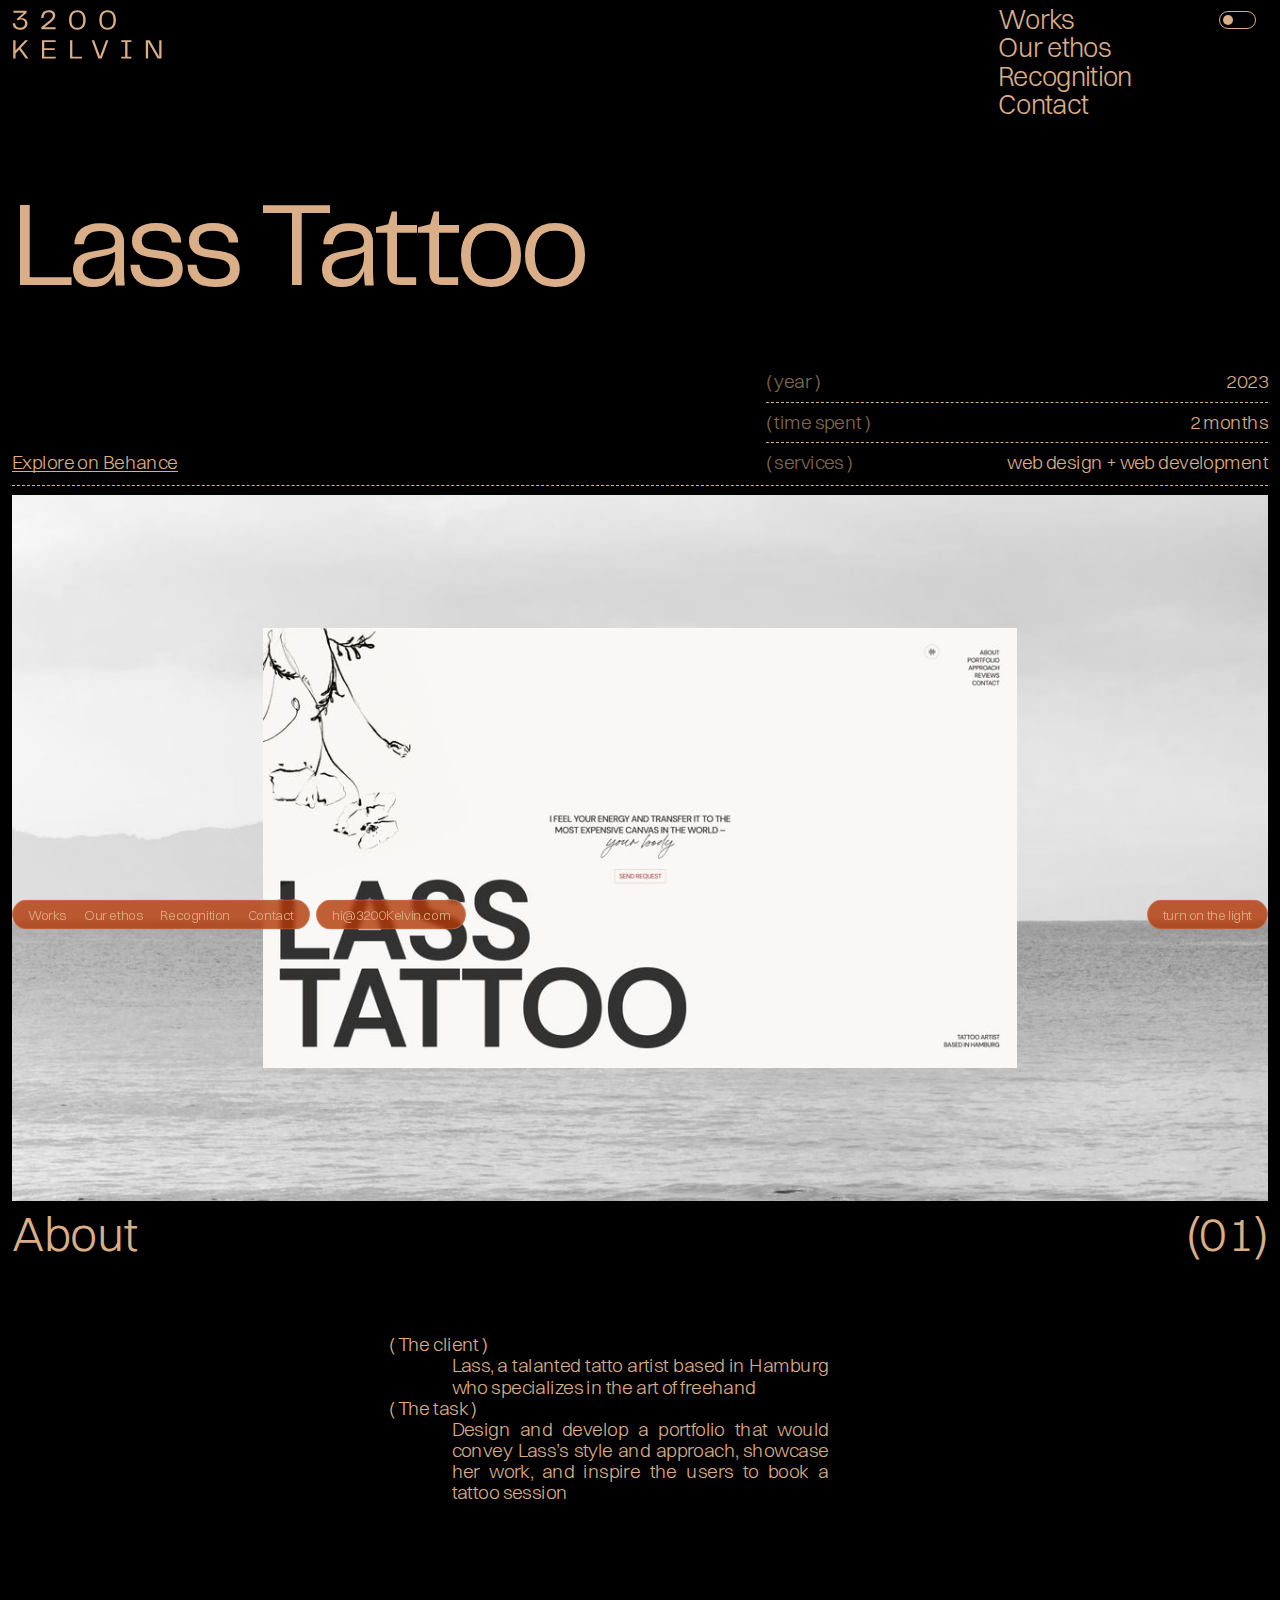
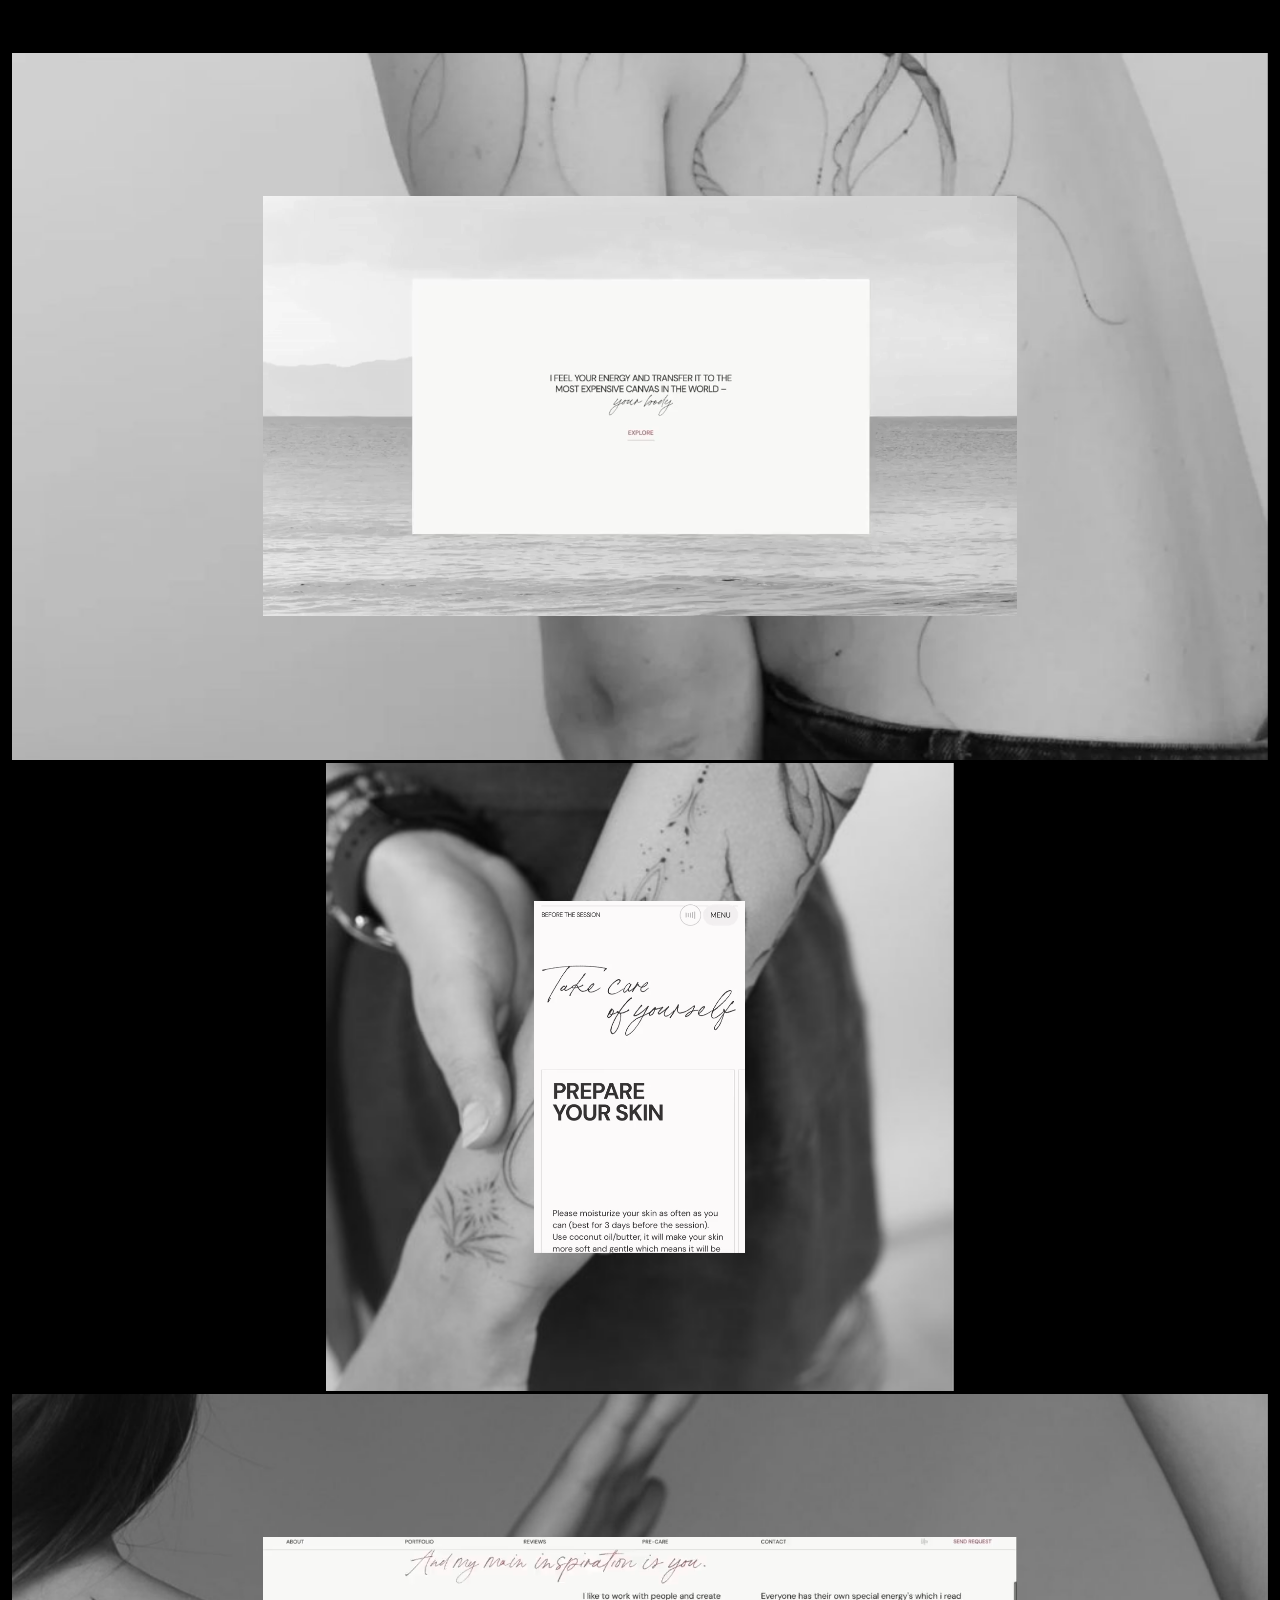
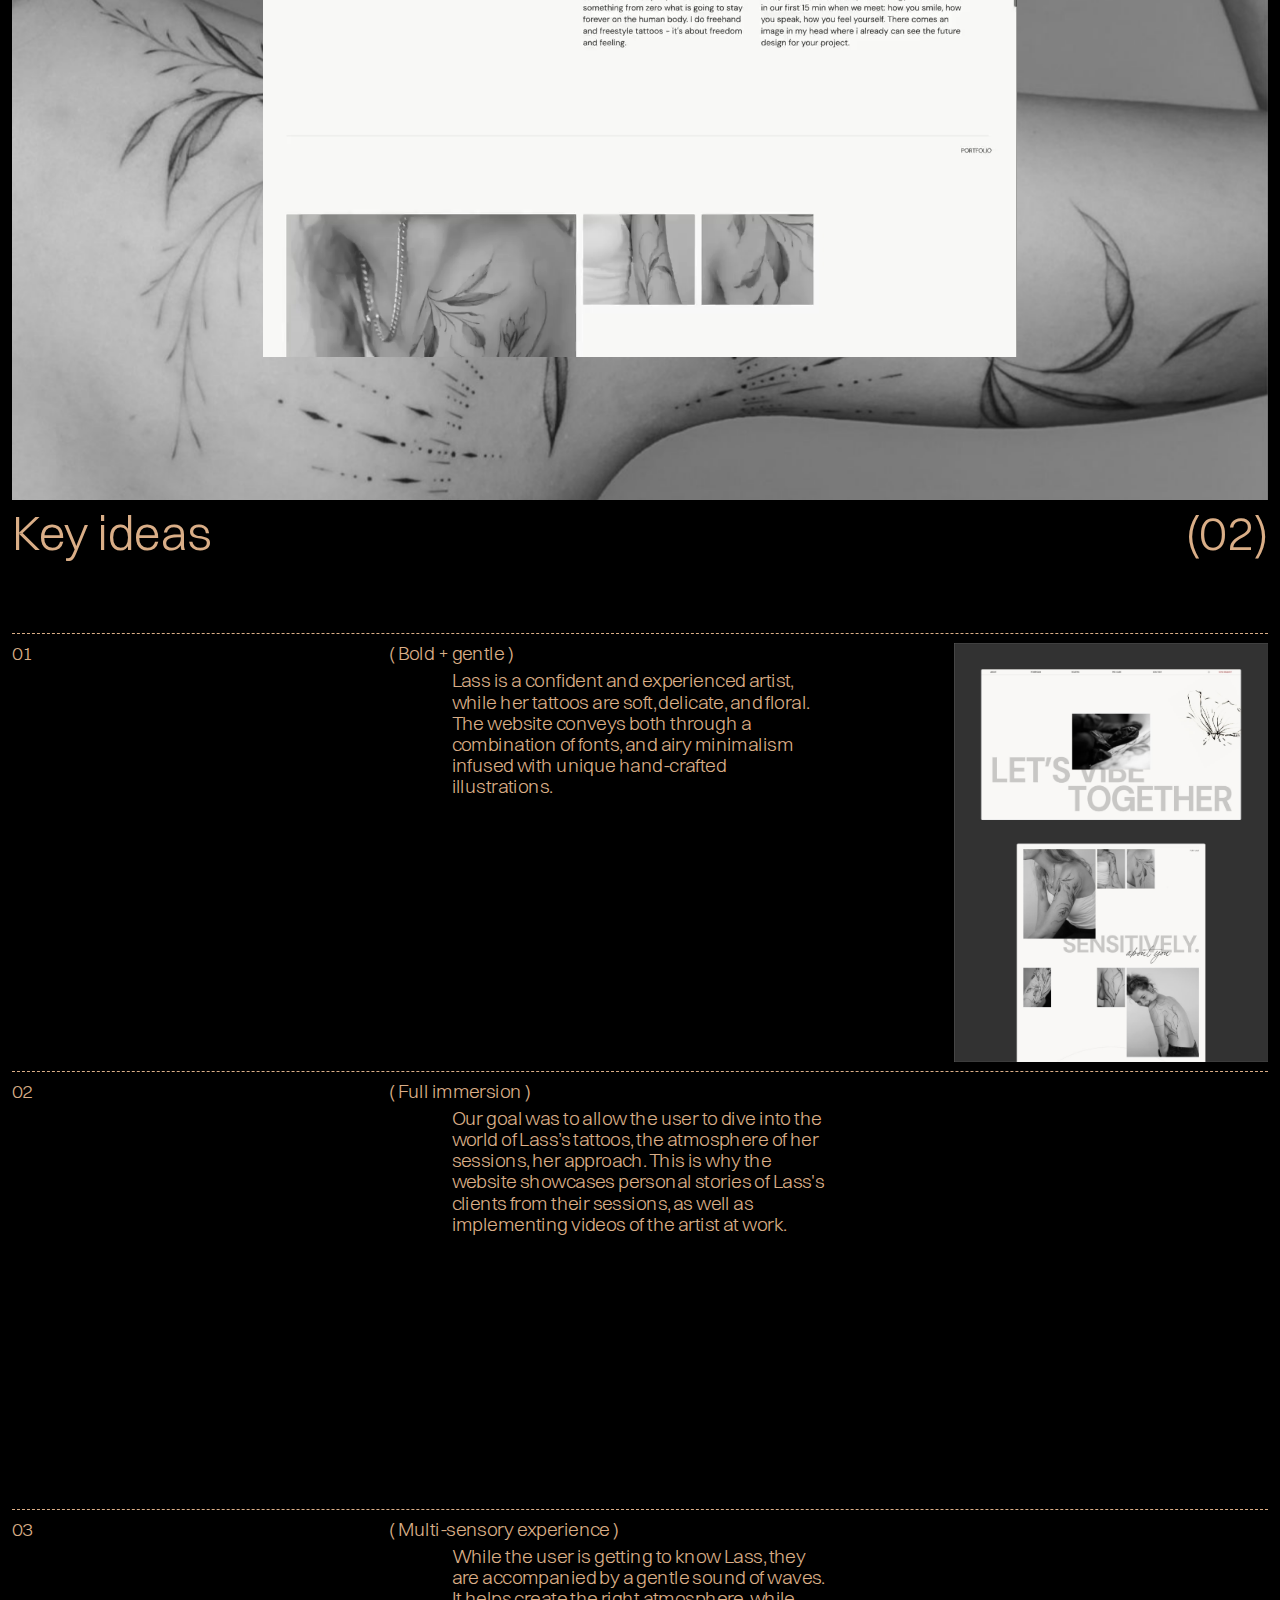
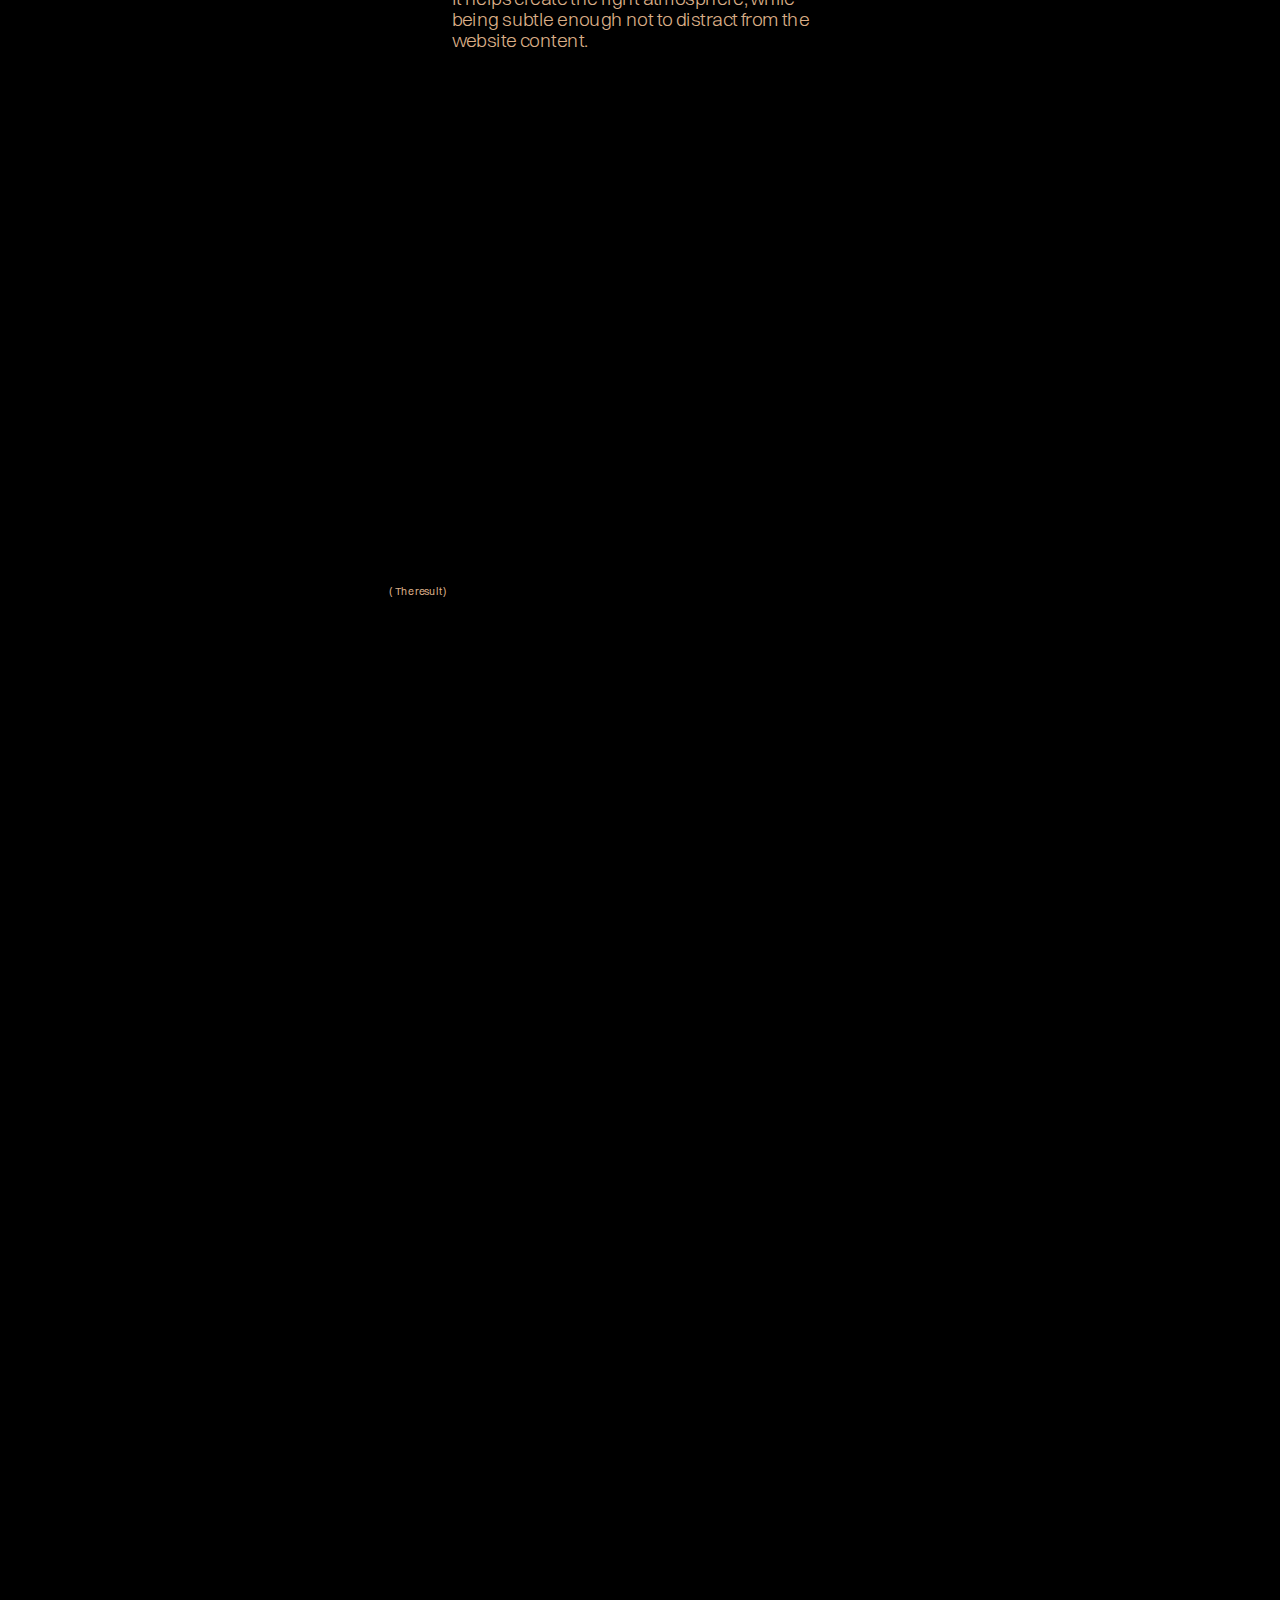
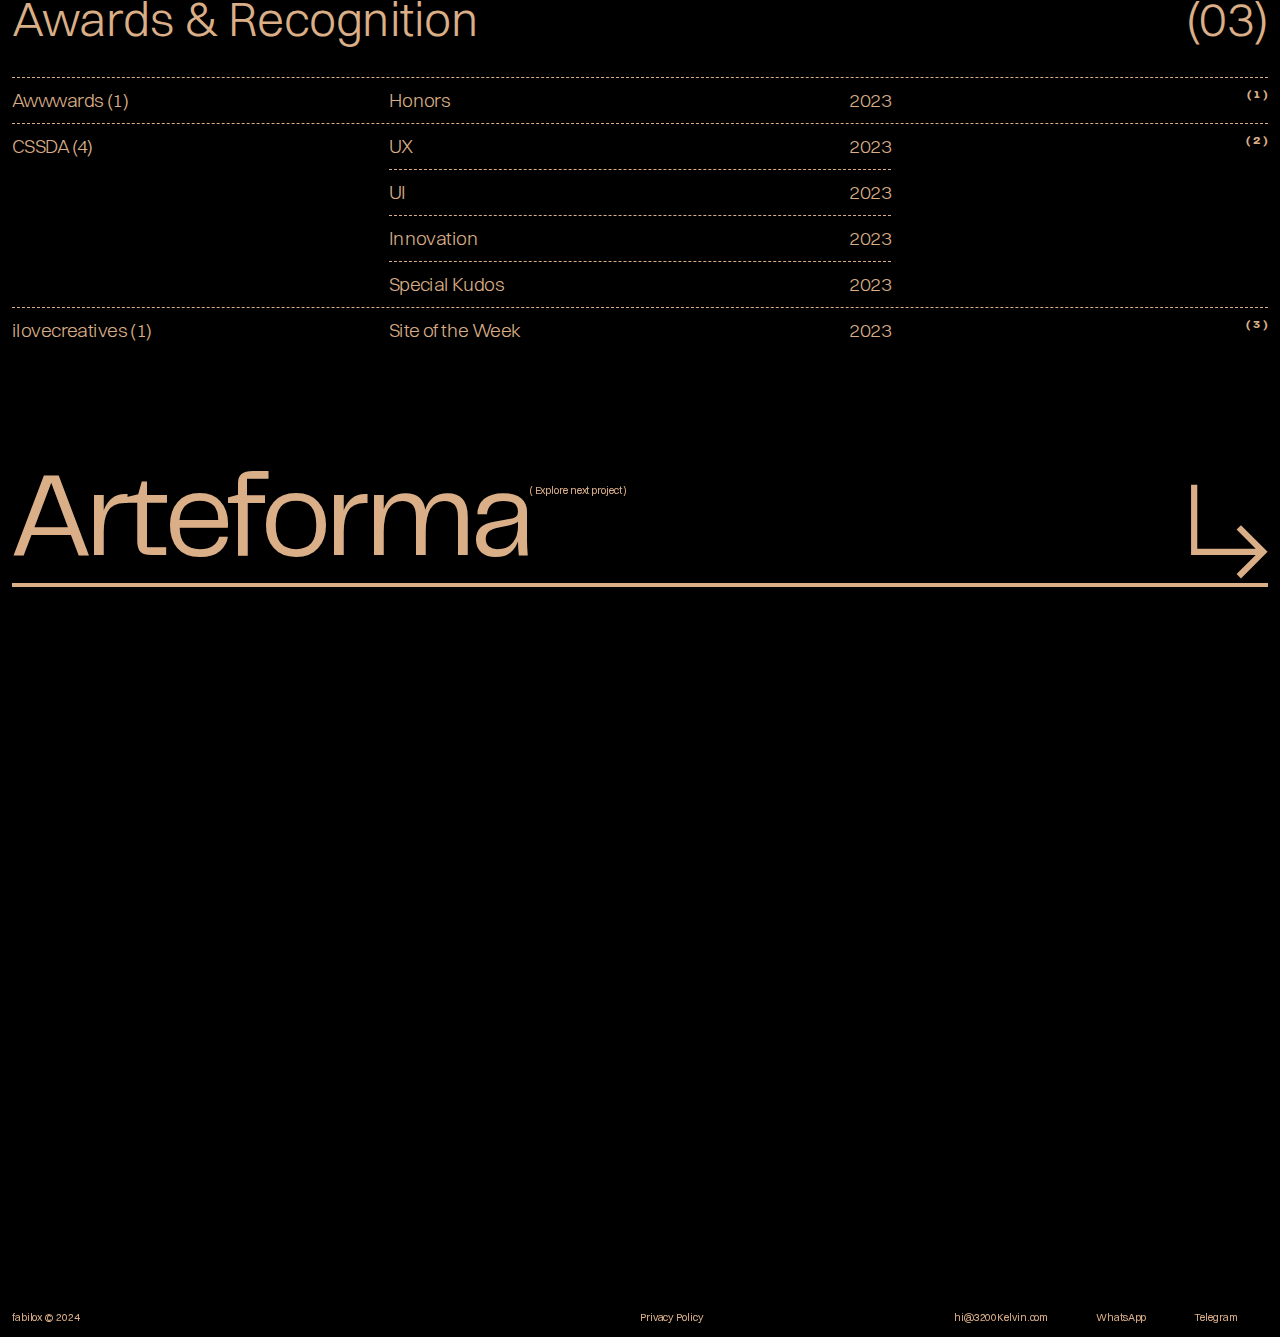
<file: lass-tattoo.html>
﻿<!DOCTYPE html><!-- Last Published: Mon Feb 10 2025 11:22:34 GMT+0000 (Coordinated Universal Time) --><html data-wf-domain="www.3200kelvin.com" data-wf-page="6722351854d682f6b91d98c2" data-wf-site="66584d3d01cef2201804cc46"><head><meta charset="utf-8"><title>fabilox case — Lass Tattoo</title><meta content="Minimalist tattoo artist portfolio | Creative Web Design and Development" name="description"><meta content="fabilox case — Lass Tattoo" property="og:title"><meta content="Minimalist tattoo artist portfolio | Creative Web Design and Development" property="og:description"><meta content="https://cdn.prod.website-files.com/66584d3d01cef2201804cc46/6787accbb4f5050cad1f7170_Frame%202087325552-2.png" property="og:image"><meta content="fabilox case — Lass Tattoo" property="twitter:title"><meta content="Minimalist tattoo artist portfolio | Creative Web Design and Development" property="twitter:description"><meta content="https://cdn.prod.website-files.com/66584d3d01cef2201804cc46/6787accbb4f5050cad1f7170_Frame%202087325552-2.png" property="twitter:image"><meta property="og:type" content="website"><meta content="summary_large_image" name="twitter:card"><meta content="width=device-width, initial-scale=1" name="viewport"><link href="66584d3d01cef2201804cc46/css/3200k.webflow.e996365f0.css" rel="stylesheet" type="text/css"><script type="text/javascript">!function(o,c){var n=c.documentElement,t=" w-mod-";n.className+=t+"js",("ontouchstart"in o||o.DocumentTouch&&c instanceof DocumentTouch)&&(n.className+=t+"touch")}(window,document);</script><link href="66584d3d01cef2201804cc46/673dece5b08460c8aecff023_fav.png" rel="shortcut icon" type="image/x-icon"><link href="66584d3d01cef2201804cc46/673e1105d60485583b3a1f75_web.png" rel="apple-touch-icon"><meta property="og:image" content="https://cdn.prod.website-files.com/66584d3d01cef2201804cc46/673e1105d60485583b3a1f75_web.png">
<meta name="format-detection" content="telephone=no">

<!--
<link rel="stylesheet" href="http://127.0.0.1:5500/dist/themes.css">
<script src="http://127.0.0.1:5500/dist/themes.js"></script>
 -->

<!-- COLOR THEMES AND LOAD GLIMPSE -->
<style>
.before-load body{opacity:0}
[data-theme=light]{--text: var(--text-light);--bg: var(--bg-light);--bg-transparent: var(--bg-transparent-light);--form-text: var(--form-text-light);--form-inputs: var(--form-inputs-light);--form-bg: var(--form-bg-light);--gradient: var(--gradient-light);--menu-bg-transparent: var(--menu-bg-transparent-light);--videos-bg: var(--videos-bg-light)}

</style>
<script>
(()=>{"use strict";document.documentElement.classList.add("before-load"),(()=>{const e=function(){const e=localStorage.getItem("theme");return e||"dark"}();document.documentElement.dataset.theme=e})()})();
  
</script>

<!-- FONT SIZES -->
<style>
:root {
    --font-size: var(--font-size-desk, .926vw);
}
body {
    font-size: max(var(--font-size), 0.75rem) !important;
}

@media screen and (max-width: 991px) {
    :root {
        --font-size: var(--font-size-tablet, 1.6vw);
    }
}
@media screen and (max-width: 767px) {
    :root {
        --font-size: var(--font-size-mobile-l, 2.8vw);
    }
}
@media screen and (max-width: 479px) {
    :root {
        --font-size: var(--font-size-mobile, 4.1vw);
    }
}
</style></head><body data-barba="wrapper" class="body"><div class="navigations"><div id="w-node-acf445df-8f29-0aa2-ad59-8f744bfde3aa-4bfde3aa" class="top-navbar"><div id="w-node-acf445df-8f29-0aa2-ad59-8f744bfde3ab-4bfde3aa" class="mobile-menu"><a data-trigger="menu" href="#" class="menu-item w-inline-block"><div id="w-node-acf445df-8f29-0aa2-ad59-8f744bfde3ad-4bfde3aa" class="text-menu">Menu</div></a><a href="mailto:hi@3200Kelvin.com" class="menu-item w-inline-block"><div id="w-node-acf445df-8f29-0aa2-ad59-8f744bfde3b0-4bfde3aa" class="text-menu">hi@3200Kelvin.com</div></a></div><div class="switcher__wrapper"><a data-trigger="themes" href="#" class="switcher__border w-inline-block"><div class="switcher__knob-container"><div class="switcher__knob"></div></div></a></div></div><section class="bottom-navbar"><div class="down-menu"><div class="left-menu-group"><div class="menu-item"><a data-hover="scrabmle" id="w-node-_129eccb9-5827-7b9b-f64e-97942f4fa64c-2f4fa648" href="index.htm#works" class="text-menu">Works</a><a data-hover="scrabmle" id="w-node-_129eccb9-5827-7b9b-f64e-97942f4fa64e-2f4fa648" href="index.htm#our-ethos" class="text-menu">Our ethos</a><a data-hover="scrabmle" id="w-node-_129eccb9-5827-7b9b-f64e-97942f4fa650-2f4fa648" href="index.htm#recognition" class="text-menu">Recognition</a><a data-hover="scrabmle" id="w-node-_129eccb9-5827-7b9b-f64e-97942f4fa652-2f4fa648" href="index.htm#contact" class="text-menu">Contact</a></div><a data-hover="scrabmle" href="mailto:hi@3200Kelvin.com" class="menu-item w-inline-block"><div id="w-node-_129eccb9-5827-7b9b-f64e-97942f4fa655-2f4fa648" class="text-menu">hi@3200Kelvin.com</div></a></div><a data-trigger="themes" href="#" class="menu-item w-inline-block"><div id="w-node-_129eccb9-5827-7b9b-f64e-97942f4fa658-2f4fa648" class="text-menu no-hover">turn on the light</div></a></div></section></div><main id="smooth-content" data-barba="container" class="main"><section class="case_main-hero"><div class="w-layout-grid hero-top-menu"><div id="w-node-_01576463-fab7-c267-ad8d-68c47b9d7e08-7b9d7e07" class="logo-wraper"><a id="w-node-_01576463-fab7-c267-ad8d-68c47b9d7e09-7b9d7e07" href="index.htm" class="logo w-inline-block"><div class="logo-image w-embed"><svg width="100%" height="100%" viewbox="0 0 195 64" fill="none" xmlns="http://www.w3.org/2000/svg">
<path d="M3.99172 17.2135C4.09987 20.4579 6.29886 23.1255 10.4805 23.1255C14.6983 23.1255 16.9333 21.1428 16.9333 17.3577C16.9333 14.2935 15.2029 12.2388 11.8143 12.2388C9.97584 12.2388 8.75018 12.7074 7.38032 13.6086L5.93837 11.698L15.3832 3.47887H1.75669V1.02754H18.916V3.47887L10.6608 10.9049C11.2015 10.7608 11.9946 10.5805 13.1121 10.5805C16.6449 10.5805 20.0695 12.8155 20.0695 17.4298C20.0695 21.4312 17.5461 25.6129 10.4084 25.6129C4.09987 25.6129 0.963615 21.9359 0.855469 17.2135H3.99172Z" fill="CurrentColor"></path>
<path d="M38.0698 25.0001V22.5487L49.9659 12.5632C52.3091 10.5805 53.0661 9.2467 53.0661 7.15586C53.0661 4.70453 51.516 2.86604 47.9472 2.86604C43.1887 2.86604 41.206 5.6418 41.1339 10.5445H38.0337C38.1419 5.06502 40.7013 0.378662 47.9111 0.378662C53.9674 0.378662 56.2024 3.62306 56.2024 7.11981C56.2024 10.2561 54.436 12.4911 50.4706 15.7716L42.3596 22.5487H56.671V25.0001H38.0698Z" fill="CurrentColor"></path>
<path d="M84.9728 25.6129C77.4746 25.6129 74.1942 20.2416 74.1942 12.9958C74.1942 5.8581 77.4746 0.378662 84.9728 0.378662C92.4349 0.378662 95.7514 5.89415 95.7514 12.9958C95.7514 20.2056 92.4349 25.6129 84.9728 25.6129ZM77.3304 12.9958C77.3304 19.7369 79.6736 23.1255 84.9728 23.1255C90.2359 23.1255 92.6152 19.7369 92.6152 12.9958C92.6152 6.25464 90.2359 2.86604 84.9728 2.86604C79.6736 2.86604 77.3304 6.25464 77.3304 12.9958Z" fill="CurrentColor"></path>
<path d="M124.317 25.6129C116.819 25.6129 113.538 20.2416 113.538 12.9958C113.538 5.8581 116.819 0.378662 124.317 0.378662C131.779 0.378662 135.095 5.89415 135.095 12.9958C135.095 20.2056 131.779 25.6129 124.317 25.6129ZM116.674 12.9958C116.674 19.7369 119.018 23.1255 124.317 23.1255C129.58 23.1255 131.959 19.7369 131.959 12.9958C131.959 6.25464 129.58 2.86604 124.317 2.86604C119.018 2.86604 116.674 6.25464 116.674 12.9958Z" fill="CurrentColor"></path>
<path d="M1.58164 63.1522V39.1797H4.5737V52.8062L16.9745 39.1797H20.9039L11.423 49.3455L21.4806 63.0081V63.1522H17.8397L9.40425 51.4724L4.5737 56.6634V63.1522H1.58164Z" fill="CurrentColor"></path>
<path d="M41.9463 52.0131V60.737H56.7984V63.1522H38.9542V39.1797H56.6903V41.595H41.9463V49.6339H55.6088V52.0131H41.9463Z" fill="CurrentColor"></path>
<path d="M75.4467 63.1522V39.1797H78.4388V60.737H90.9838V63.1522H75.4467Z" fill="CurrentColor"></path>
<path d="M112.312 63.1522L103.624 39.1797H106.76L113.465 57.6728C113.862 58.7182 114.222 59.7997 114.511 60.8451C114.799 59.7997 115.16 58.7182 115.52 57.6728L122.261 39.1797H125.289L116.638 63.1522H112.312Z" fill="CurrentColor"></path>
<path d="M142.047 63.1522V60.737H147.13V41.595H142.047V39.1797H155.205V41.595H150.122V60.737H155.205V63.1522H142.047Z" fill="CurrentColor"></path>
<path d="M191.423 61.0975V39.1797H194.379V63.1522H189.369L178.482 44.3347C177.869 43.1811 177.328 42.1357 176.968 41.1985V63.1522H173.976V39.1797H179.023L189.909 58.0333C190.378 58.8624 190.919 60.052 191.423 61.0975Z" fill="CurrentColor"></path>
</svg></div></a></div><div id="w-node-_467c9428-70f2-b99c-f9d6-1c4c21856e90-7b9d7e07" class="desktop__menu-items"><a data-hover="scrabmle" id="w-node-_9dfab9be-6160-5281-0a82-30e3249abbf0-7b9d7e07" href="index.htm#works" class="desktop__menu-item">Works</a><a data-hover="scrabmle" id="w-node-_9dfab9be-6160-5281-0a82-30e3249abbf2-7b9d7e07" href="index.htm#our-ethos" class="desktop__menu-item">Our ethos</a><a data-hover="scrabmle" id="w-node-_9dfab9be-6160-5281-0a82-30e3249abbf4-7b9d7e07" href="index.htm#recognition" class="desktop__menu-item">Recognition</a><a data-hover="scrabmle" id="w-node-_9dfab9be-6160-5281-0a82-30e3249abbf6-7b9d7e07" href="index.htm#contact" class="desktop__menu-item">Contact</a></div></div><a data-hover="case-link" href="https://www.lasstattoo.com/" target="_blank" class="case_title w-inline-block"><h1 class="heading heading_case_page">Lass Tattoo</h1></a><section class="case_hero"><div class="case-title_credits-wraper"><div id="w-node-b7260dcd-6d2a-286d-e60f-0de018184a9b-b91d98c2" class="case_title_link-wraper"><a data-animation="underline_1" href="https://www.behance.net/gallery/176134105/Tattoo-Artist-Portfolio-Website" target="_blank" class="text-m case_link">Explore on Behance</a><a data-wf--case-link--variant="website" href="https://www.lasstattoo.com" target="_blank" class="case-title__link w-variant-b3f7bc3f-422c-cf76-61e1-63e467581acc w-inline-block"><p>Visit live website</p><div class="case-title__link-arrow w-variant-b3f7bc3f-422c-cf76-61e1-63e467581acc w-embed"><svg width="8" height="8" viewbox="0 0 8 8" fill="none" xmlns="http://www.w3.org/2000/svg">
<path fill-rule="evenodd" clip-rule="evenodd" d="M1.00004 0.5H7.50004V7H6.50004V2.20711L1.35359 7.35355L0.646484 6.64645L5.79293 1.5H1.00004V0.5Z" fill="currentColor"></path>
</svg></div></a><a data-wf--case-link--variant="base" href="https://www.behance.net/gallery/176134105/Tattoo-Artist-Portfolio-Website" target="_blank" class="case-title__link w-inline-block"><p>Explore on Behance</p><div class="case-title__link-arrow w-embed"><svg width="8" height="8" viewbox="0 0 8 8" fill="none" xmlns="http://www.w3.org/2000/svg">
<path fill-rule="evenodd" clip-rule="evenodd" d="M1.00004 0.5H7.50004V7H6.50004V2.20711L1.35359 7.35355L0.646484 6.64645L5.79293 1.5H1.00004V0.5Z" fill="currentColor"></path>
</svg></div></a></div><div id="w-node-ddc92ec3-58c2-8668-e990-d766f4f7fc93-b91d98c2" class="case_title_credits"><div class="case_credit"><div class="text-m opacity_60">( year )</div><div class="text-m">2023</div></div><div class="case_credit"><div class="text-m opacity_60">( time spent )</div><div class="text-m">2 months</div></div><div class="case_credit case_credit_last"><div class="text-m opacity_60">( services )</div><div class="text-m">web design + web development</div></div></div></div><div data-w-id="714c4431-35ab-b40e-1f4d-d71eea3b6963" class="photo-wraper_parallax"><img src="66584d3d01cef2201804cc46/67223e6725b128e5c69a8052_bg%201-min.jpg" loading="lazy" sizes="(max-width: 479px) 100vw, (max-width: 767px) 96vw, (max-width: 991px) 97vw, 100vw" srcset="66584d3d01cef2201804cc46/67223e6725b128e5c69a8052_bg%201-min-p-500.jpg 500w, 66584d3d01cef2201804cc46/67223e6725b128e5c69a8052_bg%201-min-p-800.jpg 800w, 66584d3d01cef2201804cc46/67223e6725b128e5c69a8052_bg%201-min-p-1080.jpg 1080w, 66584d3d01cef2201804cc46/67223e6725b128e5c69a8052_bg%201-min-p-1600.jpg 1600w, 66584d3d01cef2201804cc46/67223e6725b128e5c69a8052_bg%201-min.jpg 1650w" alt="" class="bg-photo"><div class="content_wraper"><img src="66584d3d01cef2201804cc46/67223ef2ad4df35f75905b65_image%2033.jpg" loading="lazy" sizes="(max-width: 479px) 65vw, (max-width: 767px) 57vw, (max-width: 991px) 58vw, 60vw" srcset="66584d3d01cef2201804cc46/67223ef2ad4df35f75905b65_image%2033-p-500.jpg 500w, 66584d3d01cef2201804cc46/67223ef2ad4df35f75905b65_image%2033-p-800.jpg 800w, 66584d3d01cef2201804cc46/67223ef2ad4df35f75905b65_image%2033-p-1080.jpg 1080w, 66584d3d01cef2201804cc46/67223ef2ad4df35f75905b65_image%2033.jpg 1137w" alt="" class="image-case"></div></div></section></section><div data-w-id="50f3cd3d-a230-fcb7-c68c-019dc8871776" class="bottom-menu_visible-section"><section class="case_about"><div class="case_header-wraper"><h2 class="text-xl">About</h2><h2 class="text-xl">(01)</h2></div><div class="case_about_grid"><div id="w-node-_225fbce9-ac48-7bb7-6cd5-9d848242f979-b91d98c2" class="case_about_content"><div class="case_about_paragraph-wraper"><div id="w-node-b048303c-3743-9810-79b9-237de9ea8ea2-b91d98c2" class="text-m">( The client )</div><div id="w-node-f97a7bef-3fbb-f7d1-8397-ee96e6aeda5e-b91d98c2" class="case_about_paragraph_grid"><div id="w-node-_27a3cec4-1640-9161-b6ff-35099edbda5f-b91d98c2" class="case_about_paragraph"><div id="w-node-_999f4fee-a718-0aee-4530-3a3bf794ef0f-b91d98c2" class="text-m">Lass, a talanted tatto artist based in Hamburg who specializes in the art of freehand</div></div></div></div><div class="case_about_paragraph-wraper"><div id="w-node-_82110207-cd7d-b830-8fa5-c86e6f7a0ca4-b91d98c2" class="text-m">( The task )</div><div id="w-node-_82110207-cd7d-b830-8fa5-c86e6f7a0ca6-b91d98c2" class="case_about_paragraph_grid"><div id="w-node-_82110207-cd7d-b830-8fa5-c86e6f7a0ca7-b91d98c2" class="case_about_paragraph"><div id="w-node-_82110207-cd7d-b830-8fa5-c86e6f7a0ca8-b91d98c2" class="text-m">Design and develop a portfolio that would convey Lass’s style and approach, showcase her work, and inspire the users to book a tattoo session</div></div></div></div></div></div></section><section class="section_photo-wraper"><div data-w-id="48e5e9ab-2ec5-b9a9-1881-6a3c315f18b1" class="photo-wraper_parallax"><img src="66584d3d01cef2201804cc46/670d59532d18ff5f47ce4de4_lass%20tattoo-min.jpg" loading="lazy" sizes="(max-width: 479px) 100vw, (max-width: 767px) 96vw, (max-width: 991px) 97vw, 100vw" srcset="66584d3d01cef2201804cc46/670d59532d18ff5f47ce4de4_lass%20tattoo-min-p-500.jpg 500w, 66584d3d01cef2201804cc46/670d59532d18ff5f47ce4de4_lass%20tattoo-min-p-800.jpg 800w, 66584d3d01cef2201804cc46/670d59532d18ff5f47ce4de4_lass%20tattoo-min-p-1080.jpg 1080w, 66584d3d01cef2201804cc46/670d59532d18ff5f47ce4de4_lass%20tattoo-min-p-1600.jpg 1600w, 66584d3d01cef2201804cc46/670d59532d18ff5f47ce4de4_lass%20tattoo-min-p-2000.jpg 2000w, 66584d3d01cef2201804cc46/670d59532d18ff5f47ce4de4_lass%20tattoo-min.jpg 2544w" alt="" class="bg-photo"><div class="content_wraper"><div data-poster-url="https://cdn.prod.website-files.com/66584d3d01cef2201804cc46%2F67237beb8ea58aee488fd64e_IMG_2563-poster-00001.jpg" data-video-urls="https://cdn.prod.website-files.com/66584d3d01cef2201804cc46%2F67237beb8ea58aee488fd64e_IMG_2563-transcode.mp4,https://cdn.prod.website-files.com/66584d3d01cef2201804cc46%2F67237beb8ea58aee488fd64e_IMG_2563-transcode.webm" data-autoplay="true" data-loop="true" data-wf-ignore="true" class="case-video w-background-video w-background-video-atom"><video id="fd0cc56b-440f-c808-7628-b9b3ac3cc07e-video" autoplay="" loop="" style="background-image:url(&quot;66584d3d01cef2201804cc4667237beb8ea58aee488fd64e_IMG_2563-poster-00001.jpg&quot;)" muted="" playsinline="" data-wf-ignore="true" data-object-fit="cover"><source src="66584d3d01cef2201804cc4667237beb8ea58aee488fd64e_IMG_2563-transcode.mp4" data-wf-ignore="true"><source src="66584d3d01cef2201804cc4667237beb8ea58aee488fd64e_IMG_2563-transcode.webm" data-wf-ignore="true"></video></div></div></div><div class="photo_grid_wraper"><div id="w-node-a3128c6d-a19a-d6d0-9873-2079132c3041-b91d98c2" data-w-id="a3128c6d-a19a-d6d0-9873-2079132c3041" class="photo-wraper_parallax square"><div class="content_wraper content_wraper_mobile"><div data-poster-url="https://cdn.prod.website-files.com/66584d3d01cef2201804cc46%2F672e1a40c0dcd613983f3878_RPReplay_Final1730987722-poster-00001.jpg" data-video-urls="https://cdn.prod.website-files.com/66584d3d01cef2201804cc46%2F672e1a40c0dcd613983f3878_RPReplay_Final1730987722-transcode.mp4,https://cdn.prod.website-files.com/66584d3d01cef2201804cc46%2F672e1a40c0dcd613983f3878_RPReplay_Final1730987722-transcode.webm" data-autoplay="true" data-loop="true" data-wf-ignore="true" class="case-video w-background-video w-background-video-atom"><video id="d9378f67-3ac8-24e9-d580-119d72202da6-video" autoplay="" loop="" style="background-image:url(&quot;66584d3d01cef2201804cc46672e1a40c0dcd613983f3878_RPReplay_Final1730987722-poster-00001.jpg&quot;)" muted="" playsinline="" data-wf-ignore="true" data-object-fit="cover"><source src="66584d3d01cef2201804cc46672e1a40c0dcd613983f3878_RPReplay_Final1730987722-transcode.mp4" data-wf-ignore="true"><source src="66584d3d01cef2201804cc46672e1a40c0dcd613983f3878_RPReplay_Final1730987722-transcode.webm" data-wf-ignore="true"></video></div></div><img src="66584d3d01cef2201804cc46/672516bd0fbe432a81bf9fc2_Rectangle%2080-min%20%281%29.jpg" loading="lazy" sizes="(max-width: 479px) 100vw, (max-width: 767px) 96vw, (max-width: 991px) 24vw, 25vw" srcset="66584d3d01cef2201804cc46/672516bd0fbe432a81bf9fc2_Rectangle%2080-min%20%281%29-p-500.jpg 500w, 66584d3d01cef2201804cc46/672516bd0fbe432a81bf9fc2_Rectangle%2080-min%20%281%29-p-800.jpg 800w, 66584d3d01cef2201804cc46/672516bd0fbe432a81bf9fc2_Rectangle%2080-min%20%281%29.jpg 992w" alt="" class="bg-photo"></div></div><div class="photo-wraper_parallax"><img src="66584d3d01cef2201804cc46/6722426b4232a20afa6d428e_Rectangle%2079-min.jpg" loading="lazy" sizes="(max-width: 479px) 100vw, (max-width: 767px) 96vw, (max-width: 991px) 97vw, 100vw" srcset="66584d3d01cef2201804cc46/6722426b4232a20afa6d428e_Rectangle%2079-min-p-500.jpg 500w, 66584d3d01cef2201804cc46/6722426b4232a20afa6d428e_Rectangle%2079-min-p-800.jpg 800w, 66584d3d01cef2201804cc46/6722426b4232a20afa6d428e_Rectangle%2079-min-p-1080.jpg 1080w, 66584d3d01cef2201804cc46/6722426b4232a20afa6d428e_Rectangle%2079-min-p-1600.jpg 1600w, 66584d3d01cef2201804cc46/6722426b4232a20afa6d428e_Rectangle%2079-min.jpg 1959w" alt="" class="bg-photo"><div class="content_wraper"><div data-poster-url="https://cdn.prod.website-files.com/66584d3d01cef2201804cc46%2F67237c5a271990e1a52ab344_IMG_2564-poster-00001.jpg" data-video-urls="https://cdn.prod.website-files.com/66584d3d01cef2201804cc46%2F67237c5a271990e1a52ab344_IMG_2564-transcode.mp4,https://cdn.prod.website-files.com/66584d3d01cef2201804cc46%2F67237c5a271990e1a52ab344_IMG_2564-transcode.webm" data-autoplay="true" data-loop="true" data-wf-ignore="true" class="case-video w-background-video w-background-video-atom"><video id="7c6865b2-6fe4-d7bf-8085-7c5e0e56859c-video" autoplay="" loop="" style="background-image:url(&quot;66584d3d01cef2201804cc4667237c5a271990e1a52ab344_IMG_2564-poster-00001.jpg&quot;)" muted="" playsinline="" data-wf-ignore="true" data-object-fit="cover"><source src="66584d3d01cef2201804cc4667237c5a271990e1a52ab344_IMG_2564-transcode.mp4" data-wf-ignore="true"><source src="66584d3d01cef2201804cc4667237c5a271990e1a52ab344_IMG_2564-transcode.webm" data-wf-ignore="true"></video></div></div></div></section><section class="case_key-ideas"><div class="case_header-wraper case_sticky"><h2 class="text-xl">Key ideas</h2><h2 class="text-xl">(02)</h2></div><div class="case_key_content"><div class="key_sticky"><div id="w-node-_6f0c728f-aea7-80c6-e2c7-06ffb032ce04-b91d98c2" class="text-m">01</div><div id="w-node-_02e40323-63d9-e310-72d7-aad600e47edd-b91d98c2" class="key_sticky_text"><div id="w-node-f0158a54-3b18-a5a5-9de6-fd15b637b4b5-b91d98c2" class="text-m">( Bold + gentle )</div><div id="w-node-_5e7138ad-6aa0-2f28-2b38-ab82e40cd431-b91d98c2" class="key_stycky_descr"><div id="w-node-_36df0989-0517-72b4-f65a-156c7e1e8ab5-b91d98c2" class="text-m">Lass is a confident and experienced artist, while her tattoos are soft, delicate, and floral. The website conveys both through a combination of fonts, and airy minimalism infused with unique hand-crafted illustrations.</div></div></div><img src="66584d3d01cef2201804cc46/672e2f0cdc5c075cca6cc965_key%201-min%20%284%29.jpg" loading="lazy" id="w-node-_95e2c76a-b85f-b586-62b6-df5b12f4d525-b91d98c2" alt="" class="key-ideas_image"></div><div class="key_sticky key_sticky_2"><div id="w-node-_3264c836-1845-7579-9f94-562de3ff1e44-b91d98c2" class="text-m">02</div><div id="w-node-_3264c836-1845-7579-9f94-562de3ff1e46-b91d98c2" class="key_sticky_text"><div id="w-node-_3264c836-1845-7579-9f94-562de3ff1e47-b91d98c2" class="text-m">( Full immersion )</div><div id="w-node-_3264c836-1845-7579-9f94-562de3ff1e49-b91d98c2" class="key_stycky_descr"><div id="w-node-_3264c836-1845-7579-9f94-562de3ff1e4a-b91d98c2" class="text-m">Our goal was to allow the user to dive into the world of Lass’s tattoos, the atmosphere of her sessions, her approach. This is why the website showcases personal stories of Lass&#x27;s clients from their sessions, as well as implementing videos of the artist at work.</div></div></div><img src="66584d3d01cef2201804cc46/672e2ea8599243ba6bdcf8ab_key%202-min%20%281%29.jpg" loading="lazy" id="w-node-_3264c836-1845-7579-9f94-562de3ff1e4c-b91d98c2" alt="" class="key-ideas_image"></div><div class="key_sticky key_sticky_3"><div id="w-node-_07d2f3d5-a4a0-611b-5e87-3b73d4382b54-b91d98c2" class="text-m">03</div><div id="w-node-_07d2f3d5-a4a0-611b-5e87-3b73d4382b56-b91d98c2" class="key_sticky_text"><div id="w-node-_07d2f3d5-a4a0-611b-5e87-3b73d4382b57-b91d98c2" class="text-m">( Multi-sensory experience )</div><div id="w-node-_07d2f3d5-a4a0-611b-5e87-3b73d4382b59-b91d98c2" class="key_stycky_descr"><div id="w-node-_07d2f3d5-a4a0-611b-5e87-3b73d4382b5a-b91d98c2" class="text-m">While the user is getting to know Lass, they are accompanied by a gentle sound of waves. It helps create the right atmosphere, while being subtle enough not to distract from the website content.</div></div></div><img src="66584d3d01cef2201804cc46/672e2ea63e0890251f727253_key%203-min%20%281%29.jpg" loading="lazy" id="w-node-_07d2f3d5-a4a0-611b-5e87-3b73d4382b5c-b91d98c2" alt="" class="key-ideas_image"></div><div class="key_sticky_padding"></div></div></section><section class="section_points-animation case"><div class="small-header-block"><div development="development" id="w-node-_9f154876-3857-1f6d-cf82-6b13977cb4df-b91d98c2" class="text-s">( The result )</div></div><div class="long-description"><div id="w-node-_3af23352-0628-af6c-9460-b24d2e3e659e-b91d98c2" class="text-xl">The website has been functioning for over a year, bringing Lass new clients. It has also received multiple international awards, including Honors from <a href="https://www.awwwards.com/sites/lass-tattoo" data-mask-size="60%" data-animation="underline" data-trigger="twinkler-awards" data-mask-url="https://cdn.prod.website-files.com/66584d3d01cef2201804cc46/6733404390a196184dc07eb0_awards.png" target="_blank" class="text-underlined">Awwwards</a></div></div><div class="grid-animation__wrapper"><div class="grid-animation2"><div class="grid-labels"><p class="grid-labels__label">2926.85°C</p><p class="grid-labels__label grid-labels__label-center">3200 K</p><p class="grid-labels__label">5300.33°F</p></div><div data-mask-size="60%" data-animation="twinkler" data-mask-url="https://cdn.prod.website-files.com/66584d3d01cef2201804cc46/6733404390a196184dc07eb0_awards.png" data-mask-position="center center" data-animation-id="awards" class="twinkle-container"></div></div></div></section><section class="section_case_awards"><div class="case_header-wraper"><div class="case_award_header-wraper"><h2 class="text-xl">Awards &amp; Recognition</h2></div><h2 class="text-xl">(03)</h2></div><div class="case_awards"><div class="case_award"><div id="w-node-_51f9f164-ada9-9139-2e81-2555b586a69e-b91d98c2" class="case_award_title"><div id="w-node-f3b5ff98-f117-c6b3-9808-1fc86282ac45-b91d98c2" class="text-m">Awwwards (1)</div></div><div id="w-node-e5eec6c8-8f74-b4a8-c86c-e88181ff6f62-b91d98c2" class="case_award_list"><div data-animation="award-blob" id="w-node-fdee59cc-6f07-576e-14f5-230acbb2f84b-cbb2f84b" data-wf--case-award-entry--variant="first" class="case_award_nomination w-variant-45262d46-5a20-363e-6f83-06d7afadb386"><div id="w-node-fdee59cc-6f07-576e-14f5-230acbb2f84c-cbb2f84b" class="text-m">Honors</div><div id="w-node-fdee59cc-6f07-576e-14f5-230acbb2f84e-cbb2f84b" class="text-m">2023</div><img src="66584d3d01cef2201804cc46/672cf38cf6dbc46b390eaf11_honors-awards-lass.jpg" loading="lazy" id="w-node-_7db2cdf9-9660-daba-afd0-bf482ef34a72-cbb2f84b" alt="" sizes="100vw" srcset="66584d3d01cef2201804cc46/672cf38cf6dbc46b390eaf11_honors-awards-lass-p-500.jpg 500w, 66584d3d01cef2201804cc46/672cf38cf6dbc46b390eaf11_honors-awards-lass-p-800.jpg 800w, 66584d3d01cef2201804cc46/672cf38cf6dbc46b390eaf11_honors-awards-lass-p-1080.jpg 1080w, 66584d3d01cef2201804cc46/672cf38cf6dbc46b390eaf11_honors-awards-lass-p-1600.jpg 1600w, 66584d3d01cef2201804cc46/672cf38cf6dbc46b390eaf11_honors-awards-lass.jpg 1808w" class="awards-item__image"></div></div><div id="w-node-fcc2ae71-a245-4602-4d59-18451618d87c-b91d98c2" class="case_award_number"><div development="development" id="w-node-_96fb3712-a24f-9eed-31e7-1e8f5bf377f5-b91d98c2" class="text-s pp-telegraph">( 1 )</div></div></div><div class="case_award"><div id="w-node-bd1aa37f-df6e-ee79-a249-9788565070ca-b91d98c2" class="case_award_title"><div id="w-node-bd1aa37f-df6e-ee79-a249-9788565070cb-b91d98c2" class="text-m">CSSDA (4)</div></div><div id="w-node-bd1aa37f-df6e-ee79-a249-9788565070cd-b91d98c2" class="case_award_list"><div data-animation="award-blob" id="w-node-fdee59cc-6f07-576e-14f5-230acbb2f84b-cbb2f84b" data-wf--case-award-entry--variant="first" class="case_award_nomination w-variant-45262d46-5a20-363e-6f83-06d7afadb386"><div id="w-node-fdee59cc-6f07-576e-14f5-230acbb2f84c-cbb2f84b" class="text-m">UX</div><div id="w-node-fdee59cc-6f07-576e-14f5-230acbb2f84e-cbb2f84b" class="text-m">2023</div><img src="66584d3d01cef2201804cc46/672cee53febc62f912a3d6bc_ux-cssda-lass.png" loading="lazy" id="w-node-_7db2cdf9-9660-daba-afd0-bf482ef34a72-cbb2f84b" alt="" sizes="100vw" srcset="66584d3d01cef2201804cc46/672cee53febc62f912a3d6bc_ux-cssda-lass-p-500.png 500w, 66584d3d01cef2201804cc46/672cee53febc62f912a3d6bc_ux-cssda-lass.png 634w" class="awards-item__image"></div><div data-animation="award-blob" id="w-node-fdee59cc-6f07-576e-14f5-230acbb2f84b-cbb2f84b" data-wf--case-award-entry--variant="base" class="case_award_nomination"><div id="w-node-fdee59cc-6f07-576e-14f5-230acbb2f84c-cbb2f84b" class="text-m">UI</div><div id="w-node-fdee59cc-6f07-576e-14f5-230acbb2f84e-cbb2f84b" class="text-m">2023</div><img src="66584d3d01cef2201804cc46/672cee5626dd238cf3f82bd0_ui-cssda-lass.png" loading="lazy" id="w-node-_7db2cdf9-9660-daba-afd0-bf482ef34a72-cbb2f84b" alt="" sizes="100vw" srcset="66584d3d01cef2201804cc46/672cee5626dd238cf3f82bd0_ui-cssda-lass-p-500.png 500w, 66584d3d01cef2201804cc46/672cee5626dd238cf3f82bd0_ui-cssda-lass.png 555w" class="awards-item__image"></div><div data-animation="award-blob" id="w-node-fdee59cc-6f07-576e-14f5-230acbb2f84b-cbb2f84b" data-wf--case-award-entry--variant="base" class="case_award_nomination"><div id="w-node-fdee59cc-6f07-576e-14f5-230acbb2f84c-cbb2f84b" class="text-m">Innovation</div><div id="w-node-fdee59cc-6f07-576e-14f5-230acbb2f84e-cbb2f84b" class="text-m">2023</div><img src="66584d3d01cef2201804cc46/672cf394febc62f912a80bb7_kudos-cssda-lass.jpg" loading="lazy" id="w-node-_7db2cdf9-9660-daba-afd0-bf482ef34a72-cbb2f84b" alt="" sizes="100vw" srcset="66584d3d01cef2201804cc46/672cf394febc62f912a80bb7_kudos-cssda-lass-p-500.jpg 500w, 66584d3d01cef2201804cc46/672cf394febc62f912a80bb7_kudos-cssda-lass-p-800.jpg 800w, 66584d3d01cef2201804cc46/672cf394febc62f912a80bb7_kudos-cssda-lass-p-1080.jpg 1080w, 66584d3d01cef2201804cc46/672cf394febc62f912a80bb7_kudos-cssda-lass.jpg 1241w" class="awards-item__image"></div><div data-animation="award-blob" id="w-node-fdee59cc-6f07-576e-14f5-230acbb2f84b-cbb2f84b" data-wf--case-award-entry--variant="base" class="case_award_nomination"><div id="w-node-fdee59cc-6f07-576e-14f5-230acbb2f84c-cbb2f84b" class="text-m">Special Kudos</div><div id="w-node-fdee59cc-6f07-576e-14f5-230acbb2f84e-cbb2f84b" class="text-m">2023</div><img src="66584d3d01cef2201804cc46/672cf394febc62f912a80bb7_kudos-cssda-lass.jpg" loading="lazy" id="w-node-_7db2cdf9-9660-daba-afd0-bf482ef34a72-cbb2f84b" alt="" sizes="100vw" srcset="66584d3d01cef2201804cc46/672cf394febc62f912a80bb7_kudos-cssda-lass-p-500.jpg 500w, 66584d3d01cef2201804cc46/672cf394febc62f912a80bb7_kudos-cssda-lass-p-800.jpg 800w, 66584d3d01cef2201804cc46/672cf394febc62f912a80bb7_kudos-cssda-lass-p-1080.jpg 1080w, 66584d3d01cef2201804cc46/672cf394febc62f912a80bb7_kudos-cssda-lass.jpg 1241w" class="awards-item__image"></div></div><div id="w-node-bd1aa37f-df6e-ee79-a249-9788565070d8-b91d98c2" class="case_award_number"><div development="development" id="w-node-bd1aa37f-df6e-ee79-a249-9788565070d9-b91d98c2" class="text-s pp-telegraph">( 2 )</div></div></div><div class="case_award"><div id="w-node-b7172cee-e1a7-dba7-52b0-1c97fbf5df0b-b91d98c2" class="case_award_title"><div id="w-node-b7172cee-e1a7-dba7-52b0-1c97fbf5df0c-b91d98c2" class="text-m">ilovecreatives (1)</div></div><div id="w-node-b7172cee-e1a7-dba7-52b0-1c97fbf5df0e-b91d98c2" class="case_award_list"><div data-animation="award-blob" id="w-node-fdee59cc-6f07-576e-14f5-230acbb2f84b-cbb2f84b" data-wf--case-award-entry--variant="first" class="case_award_nomination w-variant-45262d46-5a20-363e-6f83-06d7afadb386"><div id="w-node-fdee59cc-6f07-576e-14f5-230acbb2f84c-cbb2f84b" class="text-m">Site of the Week</div><div id="w-node-fdee59cc-6f07-576e-14f5-230acbb2f84e-cbb2f84b" class="text-m">2023</div><img src="66584d3d01cef2201804cc46/673618d09bfe2ee682c84dc8_lass-sotw-iloveadaptive.jpg" loading="lazy" id="w-node-_7db2cdf9-9660-daba-afd0-bf482ef34a72-cbb2f84b" alt="" sizes="100vw" srcset="66584d3d01cef2201804cc46/673618d09bfe2ee682c84dc8_lass-sotw-iloveadaptive-p-500.jpg 500w, 66584d3d01cef2201804cc46/673618d09bfe2ee682c84dc8_lass-sotw-iloveadaptive.jpg 510w" class="awards-item__image"></div></div><div id="w-node-b7172cee-e1a7-dba7-52b0-1c97fbf5df1e-b91d98c2" class="case_award_number"><div development="development" id="w-node-b7172cee-e1a7-dba7-52b0-1c97fbf5df1f-b91d98c2" class="text-s pp-telegraph">( 3 )</div></div></div></div></section></div><a href="arteforma.html" class="case_next-project w-inline-block"><div data-animation="underline-fat" data-w-id="a5c1501a-2605-94a1-fad1-f610e74d0dcf" class="next-project_header"><div class="next-project_title"><h1 class="heading heading_case_page">Arteforma</h1><div id="w-node-_17e6c696-db1a-791f-ff9f-bdc735d585d9-b91d98c2" class="next-project_small-header_wraper"><div development="development" id="w-node-eb43dab1-94bc-7712-4117-308712ed8394-b91d98c2" class="text-s">( Explore next project )</div></div></div><div class="arrow-next w-embed"><svg width="100%" height="100%" viewbox="0 0 99 122" fill="none" xmlns="http://www.w3.org/2000/svg">
<path fill-rule="evenodd" clip-rule="evenodd" d="M8.08593 83.4143L8.08594 0.914307L0.0859375 0.914307L0.0859335 91.4143L83.4291 91.4143L58.7575 116.086L64.4144 121.743L98.7428 87.4143L64.4144 53.0859L58.7575 58.7427L83.4291 83.4143L8.08593 83.4143Z" fill="CurrentColor"></path>
</svg></div></div><div id="w-node-_37a771d7-031a-251a-d631-52a7f04a7ecb-b91d98c2" data-w-id="37a771d7-031a-251a-d631-52a7f04a7ecb" class="next_project_zoom"><div class="photo-wraper_parallax"><img src="66584d3d01cef2201804cc46/6725135ecad5b3975edbfaec_bg%201-min%20%281%29.jpg" loading="lazy" sizes="(max-width: 479px) 100vw, (max-width: 767px) 96vw, (max-width: 991px) 97vw, 100vw" srcset="66584d3d01cef2201804cc46/6725135ecad5b3975edbfaec_bg%201-min%20%281%29-p-500.jpg 500w, 66584d3d01cef2201804cc46/6725135ecad5b3975edbfaec_bg%201-min%20%281%29-p-800.jpg 800w, 66584d3d01cef2201804cc46/6725135ecad5b3975edbfaec_bg%201-min%20%281%29-p-1080.jpg 1080w, 66584d3d01cef2201804cc46/6725135ecad5b3975edbfaec_bg%201-min%20%281%29.jpg 1416w" alt="" class="bg-photo"><div class="content_wraper"><img src="66584d3d01cef2201804cc46/6722551a558d988f96a5d182_2-min%20%281%29.jpg" loading="lazy" sizes="(max-width: 479px) 65vw, (max-width: 767px) 57vw, (max-width: 991px) 58vw, 60vw" srcset="66584d3d01cef2201804cc46/6722551a558d988f96a5d182_2-min%20%281%29-p-500.jpg 500w, 66584d3d01cef2201804cc46/6722551a558d988f96a5d182_2-min%20%281%29-p-800.jpg 800w, 66584d3d01cef2201804cc46/6722551a558d988f96a5d182_2-min%20%281%29-p-1080.jpg 1080w, 66584d3d01cef2201804cc46/6722551a558d988f96a5d182_2-min%20%281%29-p-1600.jpg 1600w, 66584d3d01cef2201804cc46/6722551a558d988f96a5d182_2-min%20%281%29.jpg 1682w" alt="" class="image-case"></div></div></div></a><div class="footer"><div id="w-node-_2d8a0a2e-da75-02b8-20f8-f54e925a5893-925a5892" class="text-s">fabilox © 2024</div><a id="w-node-e3cdbfd5-37ca-f1f8-50e3-d3cedfbb2f53-925a5892" href="privacy-policy.html" target="_blank" class="text-s privacy-policy text-link">Privacy Policy</a><div id="w-node-_2d8a0a2e-da75-02b8-20f8-f54e925a5895-925a5892" class="footer_links"><a id="w-node-_2d8a0a2e-da75-02b8-20f8-f54e925a5896-925a5892" href="mailto:hi@3200Kelvin.com" class="text-s text-link">hi@3200Kelvin.com</a><a id="w-node-_2d8a0a2e-da75-02b8-20f8-f54e925a5898-925a5892" href="http://wa.me/16179018348" target="_blank" class="text-s text-link">WhatsApp</a><a id="w-node-_2d8a0a2e-da75-02b8-20f8-f54e925a589a-925a5892" href="https://t.me/kelvin3200" target="_blank" class="text-s text-link">Telegram</a></div></div><div class="mobile-burger"><div class="mobile-burger__bg"></div><div class="mobile-burger__wrapper"><div class="point__wraper-1"><div class="decorative-point"></div></div><div class="point__wraper-2"><div class="decorative-point"></div></div><div id="w-node-e1f1c59a-f7a9-376c-a782-0a6e45188316-4518830f" class="mobile-burger__items"><a id="w-node-e1f1c59a-f7a9-376c-a782-0a6e45188317-4518830f" href="index.htm" class="desktop__menu-item">Home</a><a id="w-node-e1f1c59a-f7a9-376c-a782-0a6e45188319-4518830f" href="index.htm#works" class="desktop__menu-item">Works</a><a id="w-node-e1f1c59a-f7a9-376c-a782-0a6e4518831b-4518830f" href="index.htm#our-ethos" class="desktop__menu-item">Our ethos</a><a id="w-node-e1f1c59a-f7a9-376c-a782-0a6e4518831d-4518830f" href="index.htm#recognition" class="desktop__menu-item">Recognition</a><a id="w-node-e1f1c59a-f7a9-376c-a782-0a6e4518831f-4518830f" href="index.htm#contact" class="desktop__menu-item">Contact</a></div><div class="contact-info_item"><div class="contact-tag"><div class="contact-info_plus w-embed"><svg width="100%" height="100%" viewbox="0 0 10 11" fill="none" xmlns="http://www.w3.org/2000/svg">
<path fill-rule="evenodd" clip-rule="evenodd" d="M4.5 6V10.5H5.5V6H10V5H5.5V0.5H4.5V5H0V6H4.5Z" fill="currentcolor"></path>
</svg></div><div id="w-node-e1f1c59a-f7a9-376c-a782-0a6e45188324-4518830f" class="text-s">Connect</div></div><a id="w-node-e1f1c59a-f7a9-376c-a782-0a6e45188326-4518830f" href="mailto:hi@3200Kelvin.com" class="mobile_menu_links">hi@3200Kelvin.com</a><a id="w-node-e1f1c59a-f7a9-376c-a782-0a6e45188328-4518830f" href="http://wa.me/16179018348" target="_blank" class="mobile_menu_links">WhatsApp</a><a id="w-node-e1f1c59a-f7a9-376c-a782-0a6e4518832a-4518830f" href="https://t.me/kelvin3200" target="_blank" class="mobile_menu_links">Telegram</a></div></div></div></main><script src="js/jquery-3.5.1.min.dc5e7f18c8.js?site=66584d3d01cef2201804cc46" type="text/javascript" integrity="sha256-9/aliU8dGd2tb6OSsuzixeV4y/faTqgFtohetphbbj0=" crossorigin="anonymous"></script><script src="66584d3d01cef2201804cc46/js/webflow.9bcd68a1.13bdea874f1edd6e.js" type="text/javascript"></script><script src="SplitText.min.js"></script>
<script src="ScrambleTextPlugin.min.js"></script>

<!-- DEV
<link rel="stylesheet" href="http://127.0.0.1:5500/dist/common.css">
<script src="http://127.0.0.1:5500/dist/common.js"></script>
 -->

<!-- PROD -->
<link rel="stylesheet" href="common.css">
<script defer="" id="main-script" src="common.js"></script>


<script>
  const mainScript = document.getElementById('main-script');

  mainScript.addEventListener('error', () => {
      document.documentElement.classList.remove("before-load")
  });
</script></body></html>
</file>
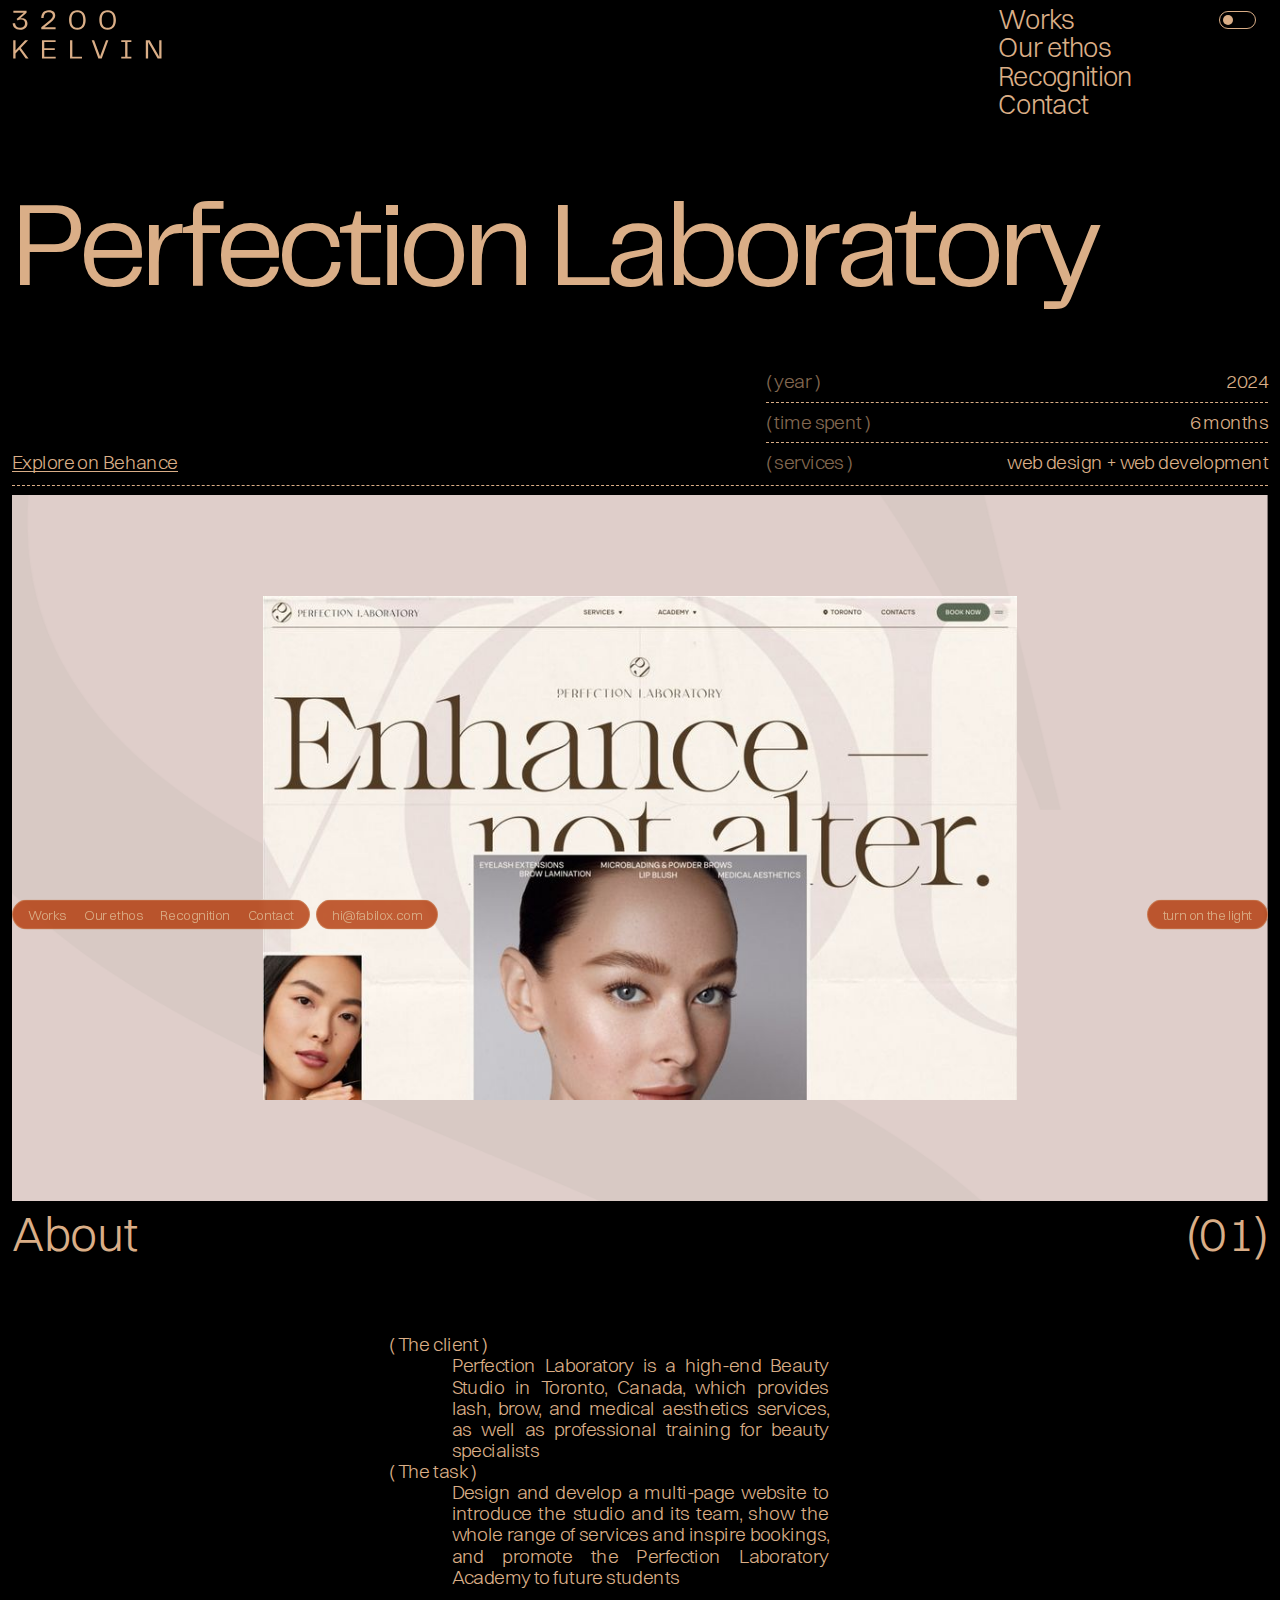
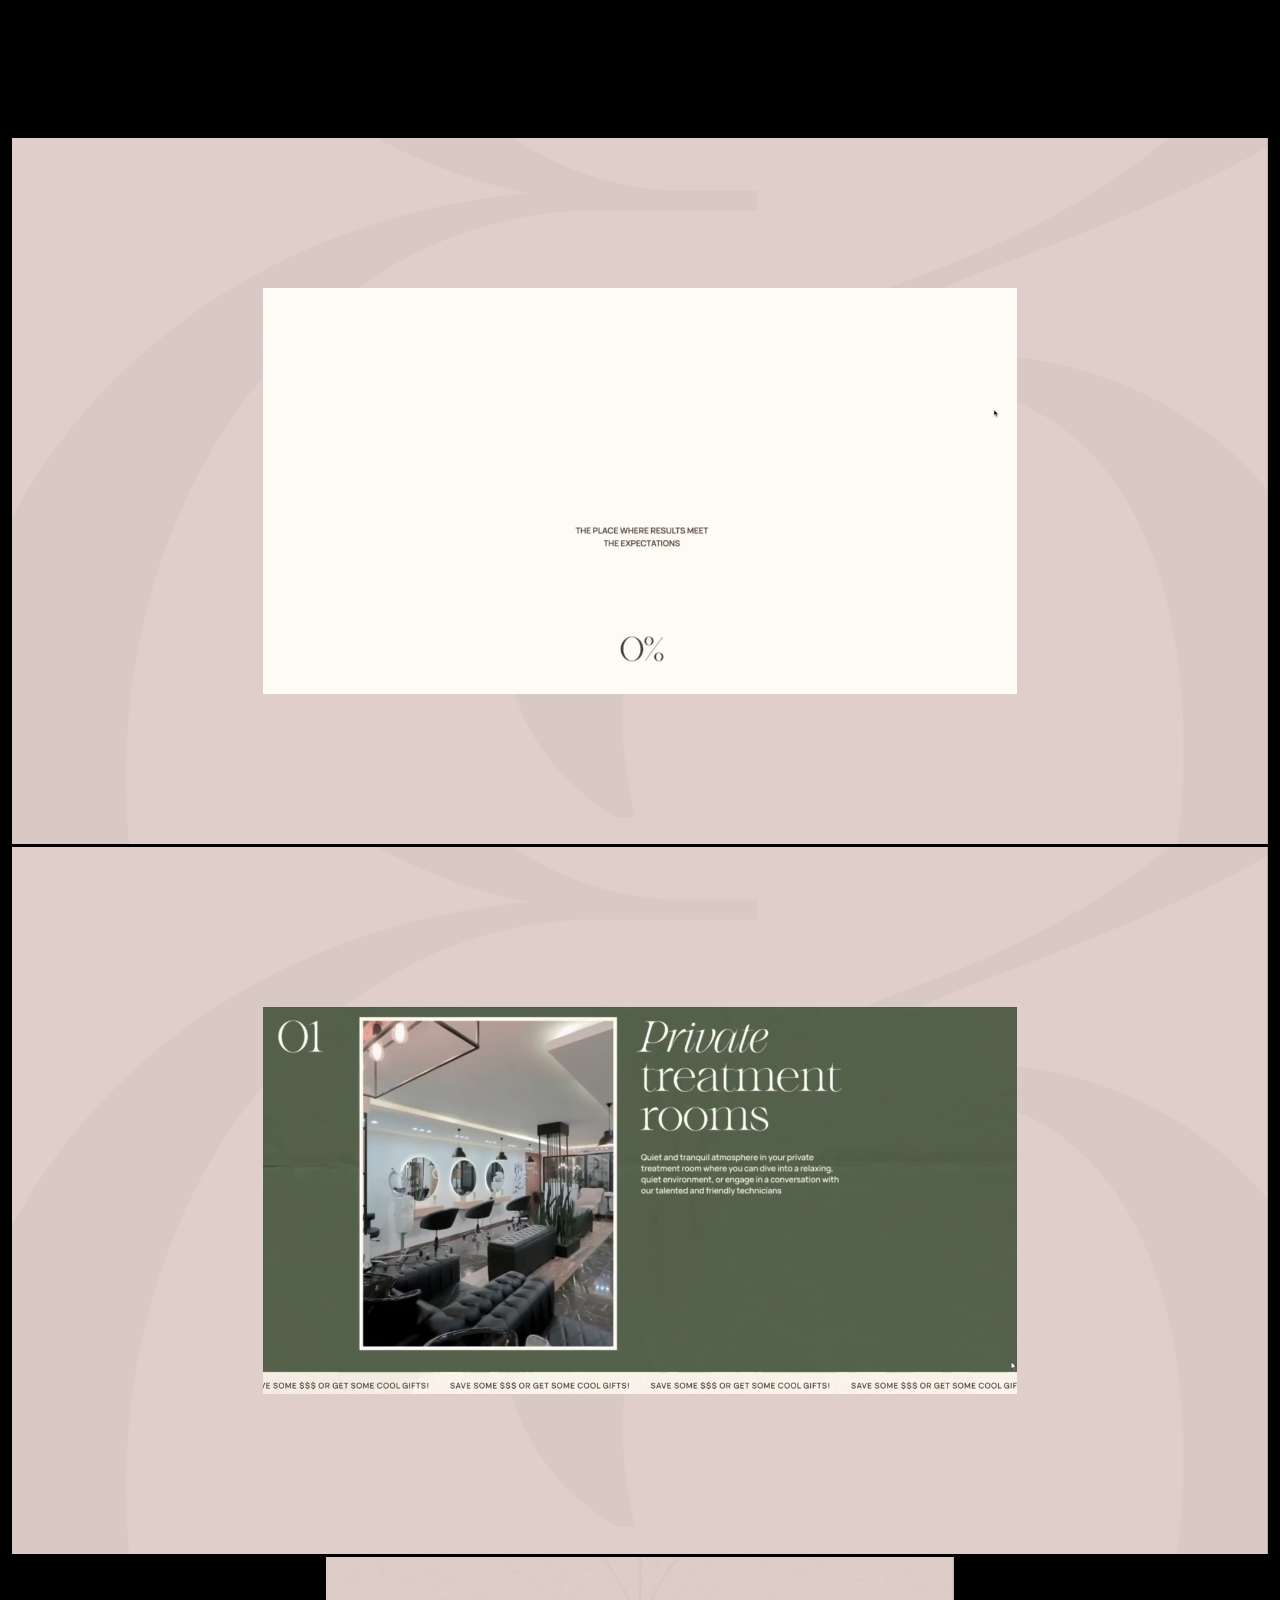
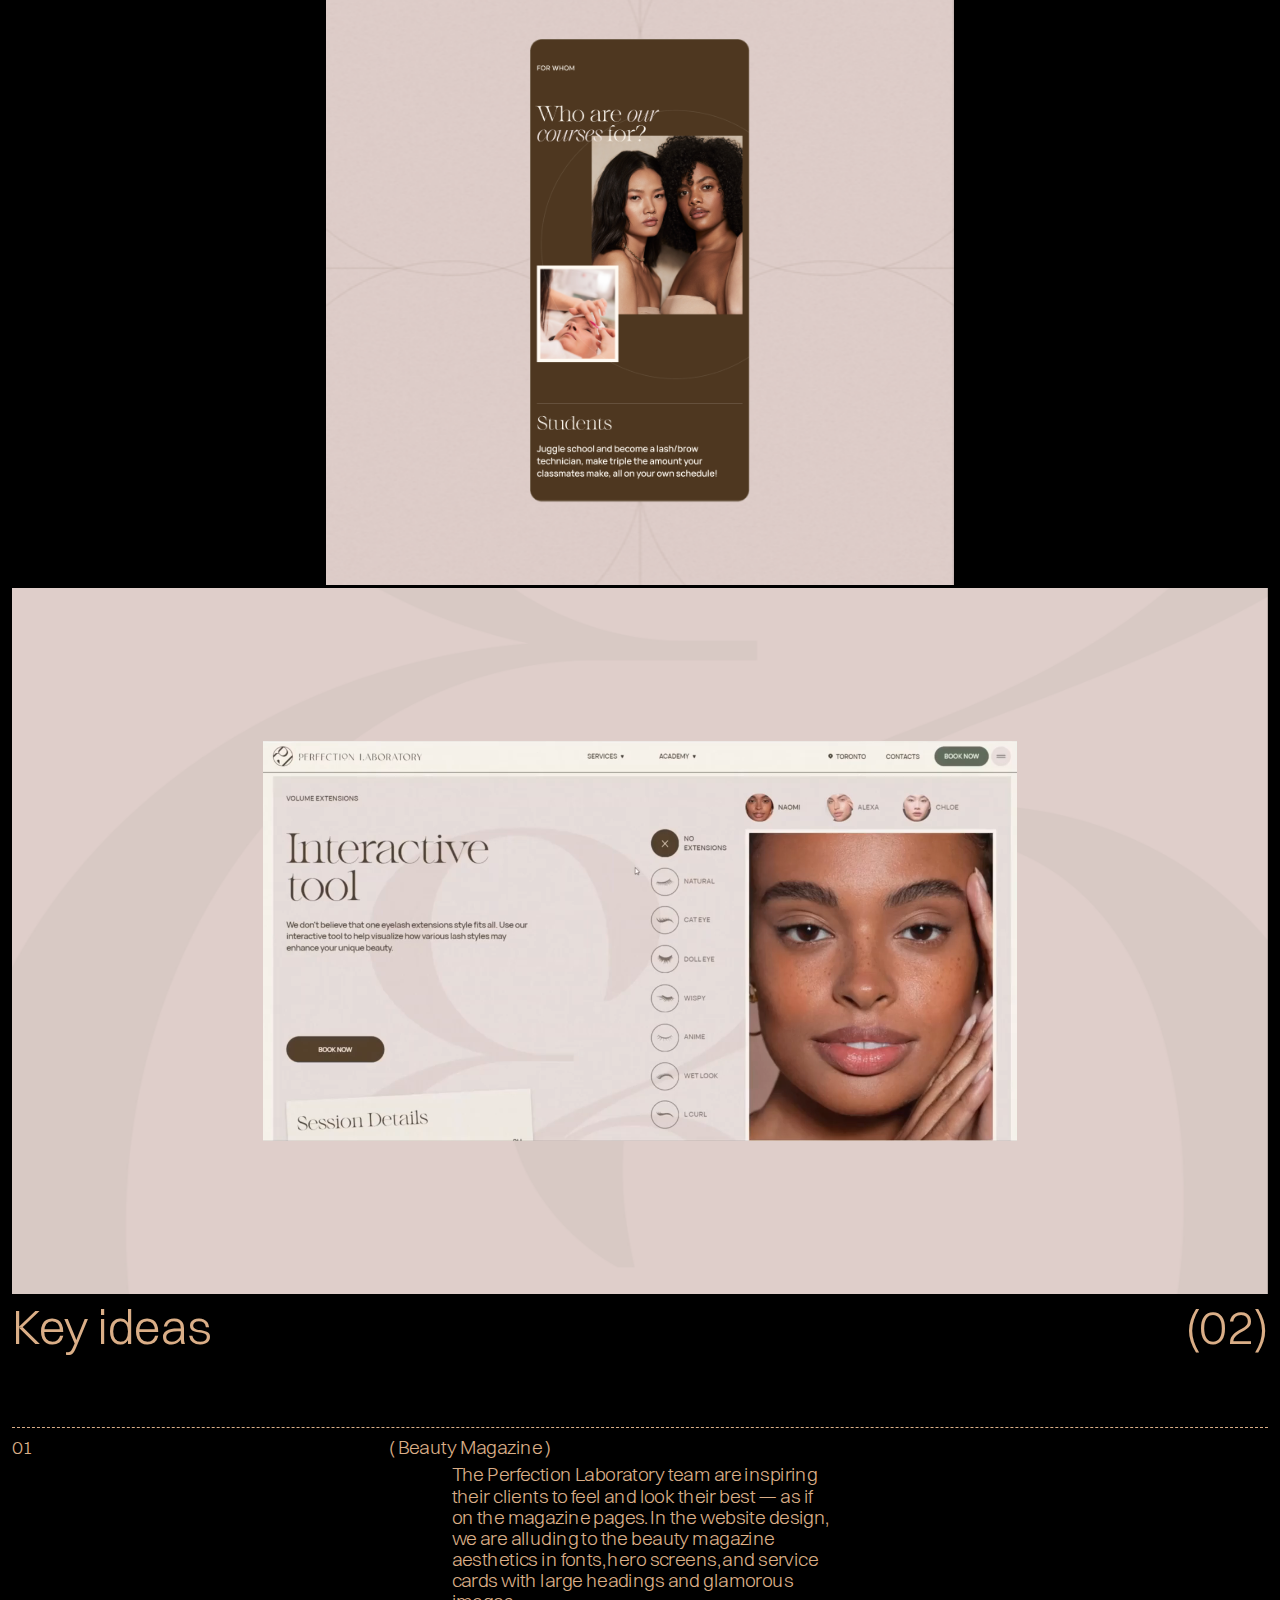
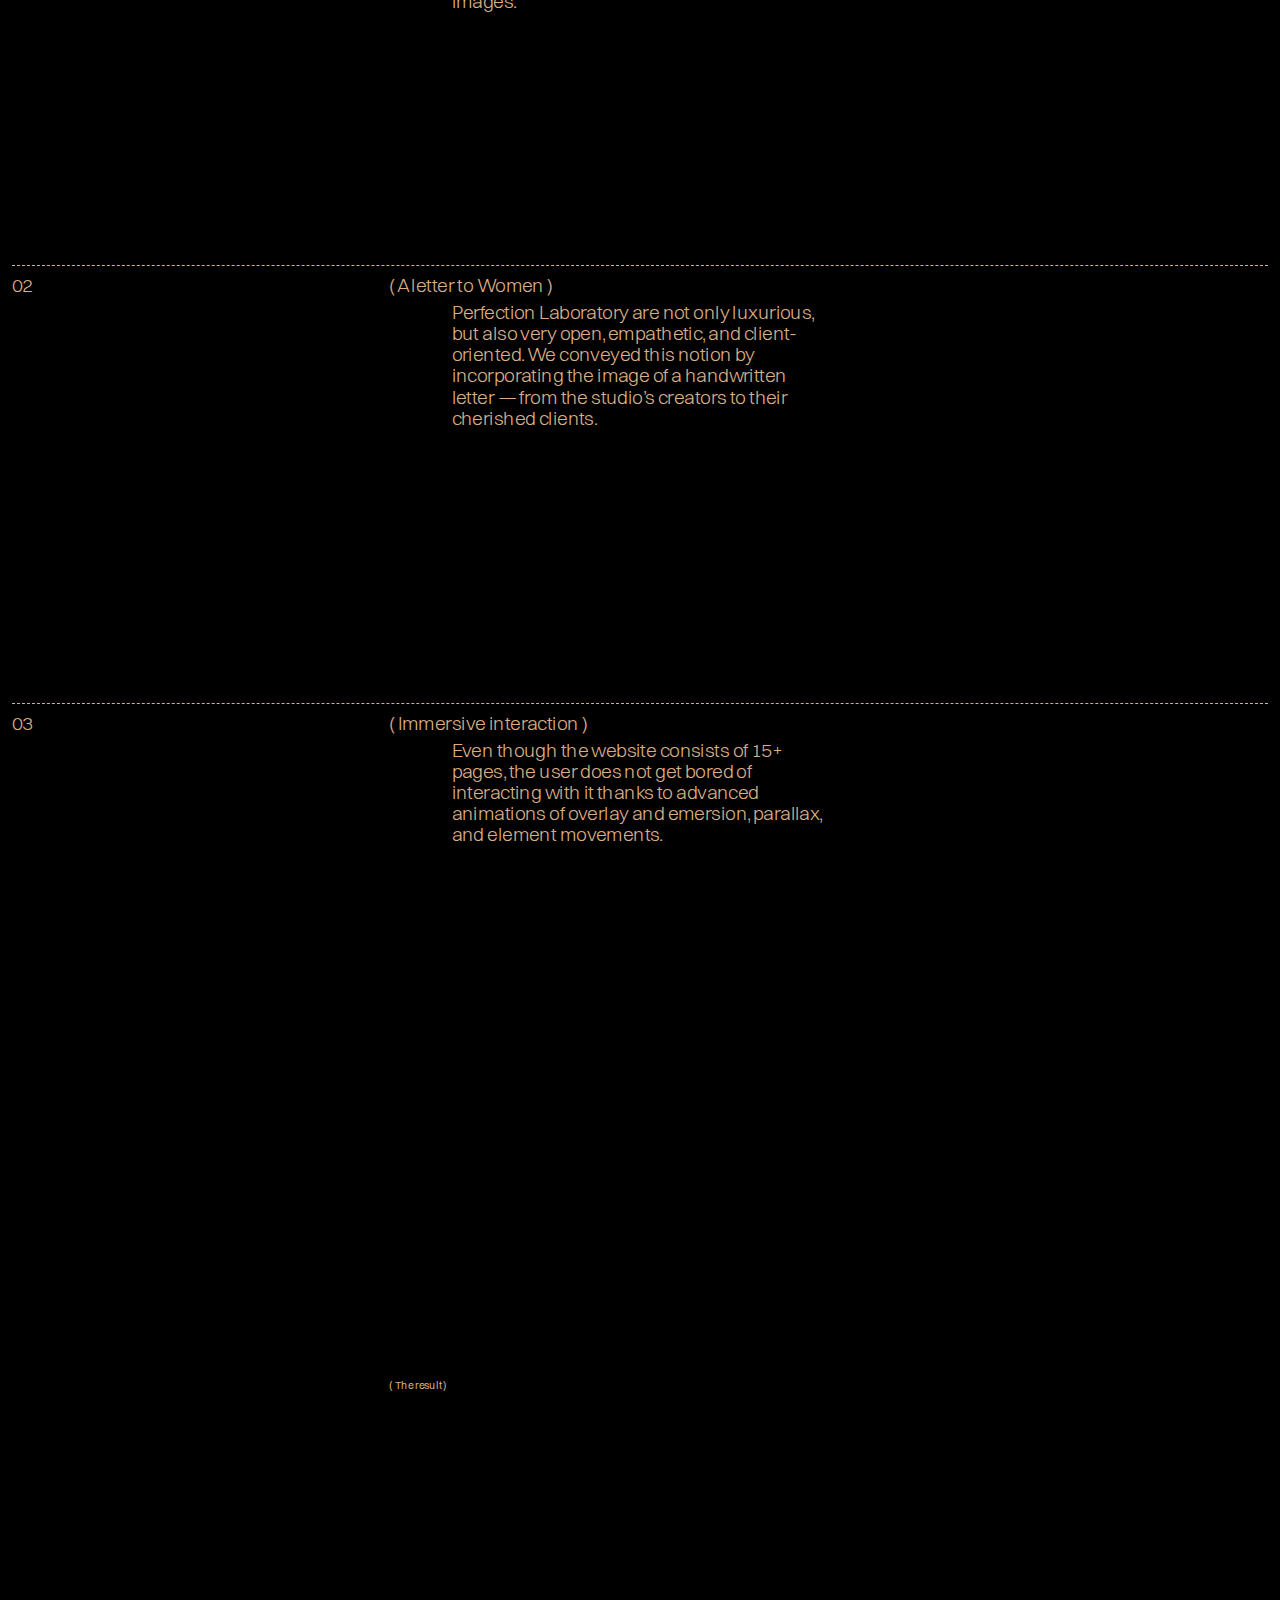
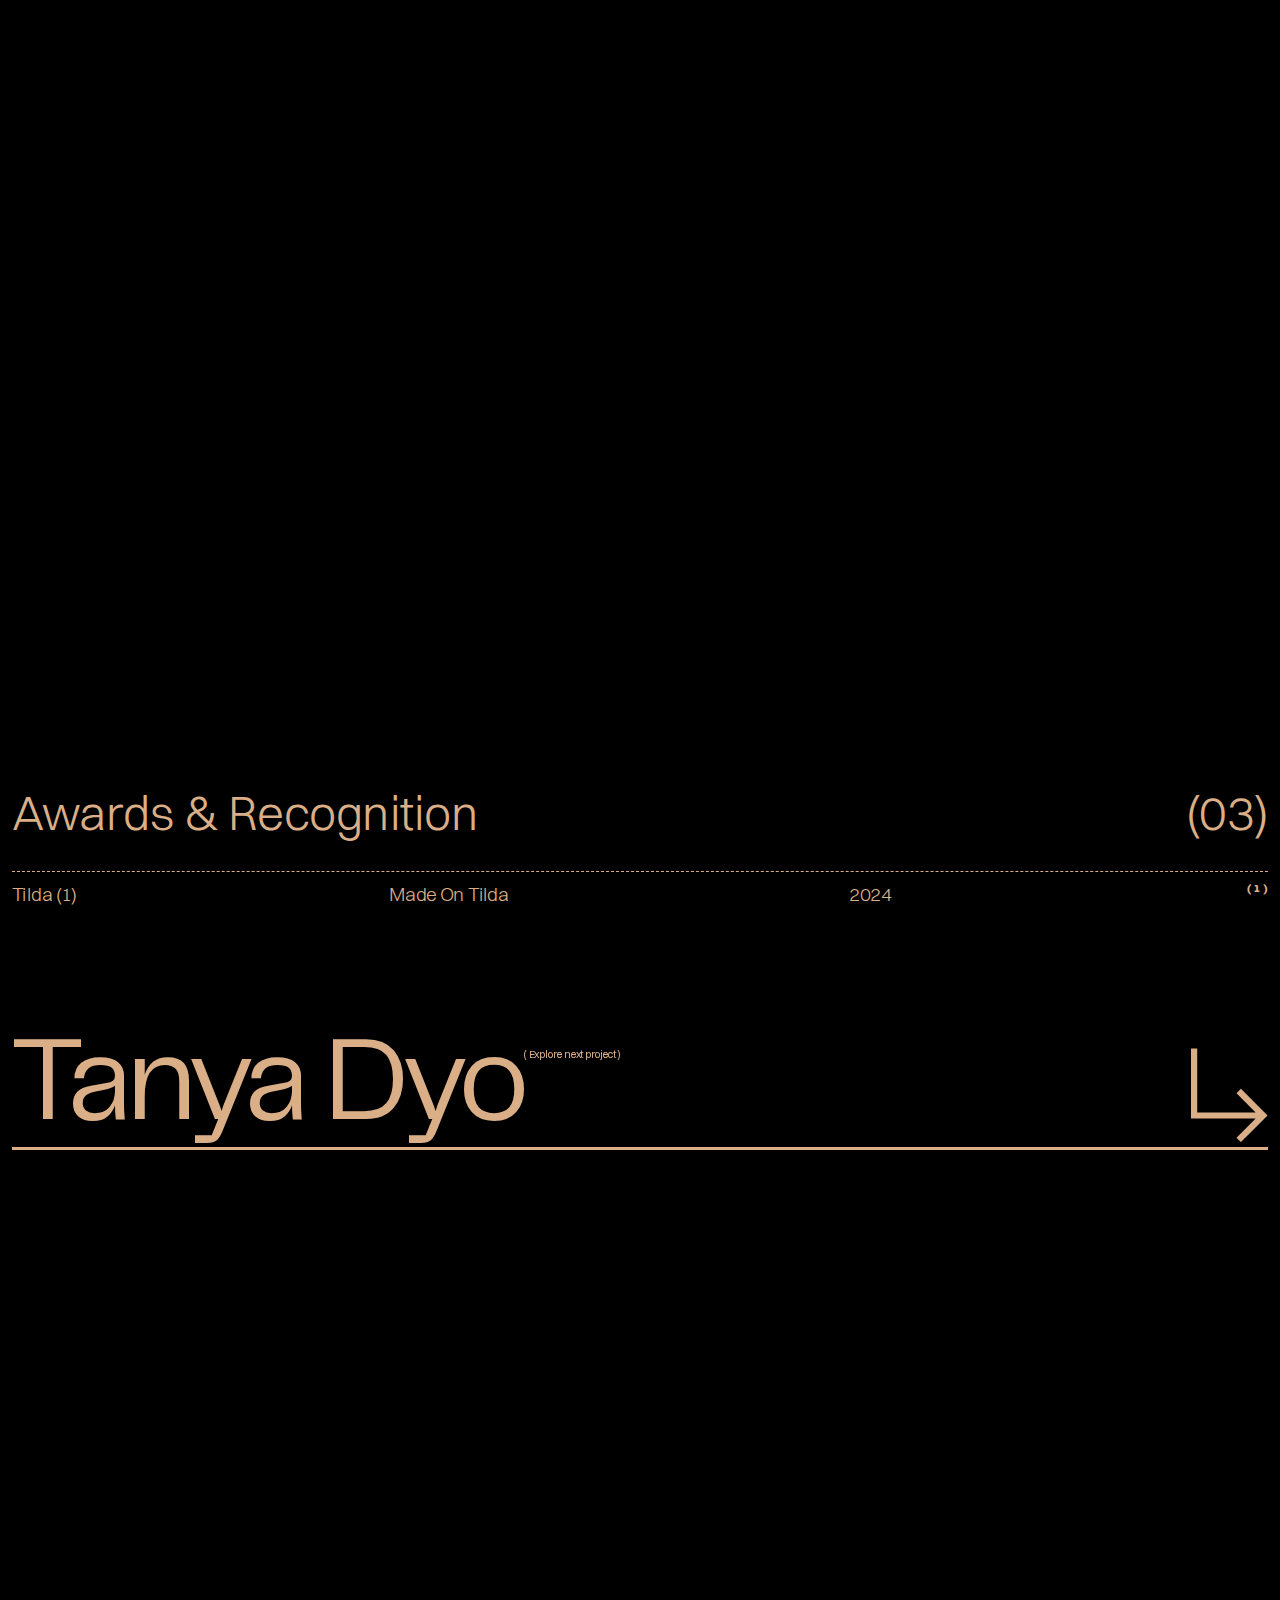
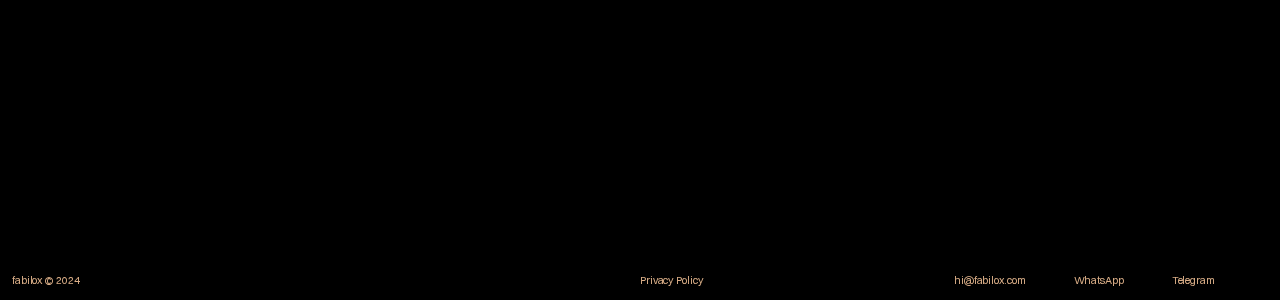
<file: perfection-laboratory.html>
﻿<!DOCTYPE html><!-- Last Published: Mon Feb 10 2025 11:22:34 GMT+0000 (Coordinated Universal Time) --><html data-wf-domain="www.fabilox.com" data-wf-page="672275130cfc45184364be2d" data-wf-site="66584d3d01cef2201804cc46"><head><meta charset="utf-8"><title>fabilox case — Perfection Laboratory</title><meta content="Upscale beauty studio website | Creative Web Design and Development" name="description"><meta content="fabilox case — Perfection Laboratory" property="og:title"><meta content="Upscale beauty studio website | Creative Web Design and Development" property="og:description"><meta content="https://cdn.prod.website-files.com/66584d3d01cef2201804cc46/6787accbdaad3ee8b6375945_Frame%202087325554-2.png" property="og:image"><meta content="3200 Kelvin case — Perfection Laboratory" property="twitter:title"><meta content="Upscale beauty studio website | Creative Web Design and Development" property="twitter:description"><meta content="https://cdn.prod.website-files.com/66584d3d01cef2201804cc46/6787accbdaad3ee8b6375945_Frame%202087325554-2.png" property="twitter:image"><meta property="og:type" content="website"><meta content="summary_large_image" name="twitter:card"><meta content="width=device-width, initial-scale=1" name="viewport"><link href="66584d3d01cef2201804cc46/css/3200k.webflow.e996365f0.css" rel="stylesheet" type="text/css"><script type="text/javascript">!function(o,c){var n=c.documentElement,t=" w-mod-";n.className+=t+"js",("ontouchstart"in o||o.DocumentTouch&&c instanceof DocumentTouch)&&(n.className+=t+"touch")}(window,document);</script><link href="66584d3d01cef2201804cc46/673dece5b08460c8aecff023_fav.png" rel="shortcut icon" type="image/x-icon"><link href="66584d3d01cef2201804cc46/673e1105d60485583b3a1f75_web.png" rel="apple-touch-icon"><meta property="og:image" content="https://cdn.prod.website-files.com/66584d3d01cef2201804cc46/673e1105d60485583b3a1f75_web.png">
<meta name="format-detection" content="telephone=no">

<!--
<link rel="stylesheet" href="http://127.0.0.1:5500/dist/themes.css">
<script src="http://127.0.0.1:5500/dist/themes.js"></script>
 -->

<!-- COLOR THEMES AND LOAD GLIMPSE -->
<style>
.before-load body{opacity:0}
[data-theme=light]{--text: var(--text-light);--bg: var(--bg-light);--bg-transparent: var(--bg-transparent-light);--form-text: var(--form-text-light);--form-inputs: var(--form-inputs-light);--form-bg: var(--form-bg-light);--gradient: var(--gradient-light);--menu-bg-transparent: var(--menu-bg-transparent-light);--videos-bg: var(--videos-bg-light)}

</style>
<script>
(()=>{"use strict";document.documentElement.classList.add("before-load"),(()=>{const e=function(){const e=localStorage.getItem("theme");return e||"dark"}();document.documentElement.dataset.theme=e})()})();
  
</script>

<!-- FONT SIZES -->
<style>
:root {
    --font-size: var(--font-size-desk, .926vw);
}
body {
    font-size: max(var(--font-size), 0.75rem) !important;
}

@media screen and (max-width: 991px) {
    :root {
        --font-size: var(--font-size-tablet, 1.6vw);
    }
}
@media screen and (max-width: 767px) {
    :root {
        --font-size: var(--font-size-mobile-l, 2.8vw);
    }
}
@media screen and (max-width: 479px) {
    :root {
        --font-size: var(--font-size-mobile, 4.1vw);
    }
}
</style></head><body data-barba="wrapper" class="body"><div class="navigations"><div id="w-node-acf445df-8f29-0aa2-ad59-8f744bfde3aa-4bfde3aa" class="top-navbar"><div id="w-node-acf445df-8f29-0aa2-ad59-8f744bfde3ab-4bfde3aa" class="mobile-menu"><a data-trigger="menu" href="#" class="menu-item w-inline-block"><div id="w-node-acf445df-8f29-0aa2-ad59-8f744bfde3ad-4bfde3aa" class="text-menu">Menu</div></a><a href="mailto:hi@fabilox.com" class="menu-item w-inline-block"><div id="w-node-acf445df-8f29-0aa2-ad59-8f744bfde3b0-4bfde3aa" class="text-menu">hi@fabilox.com</div></a></div><div class="switcher__wrapper"><a data-trigger="themes" href="#" class="switcher__border w-inline-block"><div class="switcher__knob-container"><div class="switcher__knob"></div></div></a></div></div><section class="bottom-navbar"><div class="down-menu"><div class="left-menu-group"><div class="menu-item"><a data-hover="scrabmle" id="w-node-_129eccb9-5827-7b9b-f64e-97942f4fa64c-2f4fa648" href="index.htm#works" class="text-menu">Works</a><a data-hover="scrabmle" id="w-node-_129eccb9-5827-7b9b-f64e-97942f4fa64e-2f4fa648" href="index.htm#our-ethos" class="text-menu">Our ethos</a><a data-hover="scrabmle" id="w-node-_129eccb9-5827-7b9b-f64e-97942f4fa650-2f4fa648" href="index.htm#recognition" class="text-menu">Recognition</a><a data-hover="scrabmle" id="w-node-_129eccb9-5827-7b9b-f64e-97942f4fa652-2f4fa648" href="index.htm#contact" class="text-menu">Contact</a></div><a data-hover="scrabmle" href="mailto:hi@fabilox.com" class="menu-item w-inline-block"><div id="w-node-_129eccb9-5827-7b9b-f64e-97942f4fa655-2f4fa648" class="text-menu">hi@fabilox.com</div></a></div><a data-trigger="themes" href="#" class="menu-item w-inline-block"><div id="w-node-_129eccb9-5827-7b9b-f64e-97942f4fa658-2f4fa648" class="text-menu no-hover">turn on the light</div></a></div></section></div><main id="smooth-content" data-barba="container" class="main"><section class="case_main-hero"><div class="w-layout-grid hero-top-menu"><div id="w-node-_01576463-fab7-c267-ad8d-68c47b9d7e08-7b9d7e07" class="logo-wraper"><a id="w-node-_01576463-fab7-c267-ad8d-68c47b9d7e09-7b9d7e07" href="index.htm" class="logo w-inline-block"><div class="logo-image w-embed"><svg width="100%" height="100%" viewbox="0 0 195 64" fill="none" xmlns="http://www.w3.org/2000/svg">
<path d="M3.99172 17.2135C4.09987 20.4579 6.29886 23.1255 10.4805 23.1255C14.6983 23.1255 16.9333 21.1428 16.9333 17.3577C16.9333 14.2935 15.2029 12.2388 11.8143 12.2388C9.97584 12.2388 8.75018 12.7074 7.38032 13.6086L5.93837 11.698L15.3832 3.47887H1.75669V1.02754H18.916V3.47887L10.6608 10.9049C11.2015 10.7608 11.9946 10.5805 13.1121 10.5805C16.6449 10.5805 20.0695 12.8155 20.0695 17.4298C20.0695 21.4312 17.5461 25.6129 10.4084 25.6129C4.09987 25.6129 0.963615 21.9359 0.855469 17.2135H3.99172Z" fill="CurrentColor"></path>
<path d="M38.0698 25.0001V22.5487L49.9659 12.5632C52.3091 10.5805 53.0661 9.2467 53.0661 7.15586C53.0661 4.70453 51.516 2.86604 47.9472 2.86604C43.1887 2.86604 41.206 5.6418 41.1339 10.5445H38.0337C38.1419 5.06502 40.7013 0.378662 47.9111 0.378662C53.9674 0.378662 56.2024 3.62306 56.2024 7.11981C56.2024 10.2561 54.436 12.4911 50.4706 15.7716L42.3596 22.5487H56.671V25.0001H38.0698Z" fill="CurrentColor"></path>
<path d="M84.9728 25.6129C77.4746 25.6129 74.1942 20.2416 74.1942 12.9958C74.1942 5.8581 77.4746 0.378662 84.9728 0.378662C92.4349 0.378662 95.7514 5.89415 95.7514 12.9958C95.7514 20.2056 92.4349 25.6129 84.9728 25.6129ZM77.3304 12.9958C77.3304 19.7369 79.6736 23.1255 84.9728 23.1255C90.2359 23.1255 92.6152 19.7369 92.6152 12.9958C92.6152 6.25464 90.2359 2.86604 84.9728 2.86604C79.6736 2.86604 77.3304 6.25464 77.3304 12.9958Z" fill="CurrentColor"></path>
<path d="M124.317 25.6129C116.819 25.6129 113.538 20.2416 113.538 12.9958C113.538 5.8581 116.819 0.378662 124.317 0.378662C131.779 0.378662 135.095 5.89415 135.095 12.9958C135.095 20.2056 131.779 25.6129 124.317 25.6129ZM116.674 12.9958C116.674 19.7369 119.018 23.1255 124.317 23.1255C129.58 23.1255 131.959 19.7369 131.959 12.9958C131.959 6.25464 129.58 2.86604 124.317 2.86604C119.018 2.86604 116.674 6.25464 116.674 12.9958Z" fill="CurrentColor"></path>
<path d="M1.58164 63.1522V39.1797H4.5737V52.8062L16.9745 39.1797H20.9039L11.423 49.3455L21.4806 63.0081V63.1522H17.8397L9.40425 51.4724L4.5737 56.6634V63.1522H1.58164Z" fill="CurrentColor"></path>
<path d="M41.9463 52.0131V60.737H56.7984V63.1522H38.9542V39.1797H56.6903V41.595H41.9463V49.6339H55.6088V52.0131H41.9463Z" fill="CurrentColor"></path>
<path d="M75.4467 63.1522V39.1797H78.4388V60.737H90.9838V63.1522H75.4467Z" fill="CurrentColor"></path>
<path d="M112.312 63.1522L103.624 39.1797H106.76L113.465 57.6728C113.862 58.7182 114.222 59.7997 114.511 60.8451C114.799 59.7997 115.16 58.7182 115.52 57.6728L122.261 39.1797H125.289L116.638 63.1522H112.312Z" fill="CurrentColor"></path>
<path d="M142.047 63.1522V60.737H147.13V41.595H142.047V39.1797H155.205V41.595H150.122V60.737H155.205V63.1522H142.047Z" fill="CurrentColor"></path>
<path d="M191.423 61.0975V39.1797H194.379V63.1522H189.369L178.482 44.3347C177.869 43.1811 177.328 42.1357 176.968 41.1985V63.1522H173.976V39.1797H179.023L189.909 58.0333C190.378 58.8624 190.919 60.052 191.423 61.0975Z" fill="CurrentColor"></path>
</svg></div></a></div><div id="w-node-_467c9428-70f2-b99c-f9d6-1c4c21856e90-7b9d7e07" class="desktop__menu-items"><a data-hover="scrabmle" id="w-node-_9dfab9be-6160-5281-0a82-30e3249abbf0-7b9d7e07" href="index.htm#works" class="desktop__menu-item">Works</a><a data-hover="scrabmle" id="w-node-_9dfab9be-6160-5281-0a82-30e3249abbf2-7b9d7e07" href="index.htm#our-ethos" class="desktop__menu-item">Our ethos</a><a data-hover="scrabmle" id="w-node-_9dfab9be-6160-5281-0a82-30e3249abbf4-7b9d7e07" href="index.htm#recognition" class="desktop__menu-item">Recognition</a><a data-hover="scrabmle" id="w-node-_9dfab9be-6160-5281-0a82-30e3249abbf6-7b9d7e07" href="index.htm#contact" class="desktop__menu-item">Contact</a></div></div><a data-hover="case-link" href="https://perfectionlaboratory.ca/" target="_blank" class="case_title w-inline-block"><h1 class="heading heading_case_page">Perfection Laboratory</h1></a><section class="case_hero"><div class="case-title_credits-wraper"><div id="w-node-b7260dcd-6d2a-286d-e60f-0de018184a9b-4364be2d" class="case_title_link-wraper"><a data-animation="underline_1" href="https://www.behance.net/gallery/197910155/Perfection-Laboratory-Beauty-Studio-Website" target="_blank" class="text-m case_link">Explore on Behance</a><a data-wf--case-link--variant="website" href="https://perfectionlaboratory.ca/" target="_blank" class="case-title__link w-variant-b3f7bc3f-422c-cf76-61e1-63e467581acc w-inline-block"><p>Visit live website</p><div class="case-title__link-arrow w-variant-b3f7bc3f-422c-cf76-61e1-63e467581acc w-embed"><svg width="8" height="8" viewbox="0 0 8 8" fill="none" xmlns="http://www.w3.org/2000/svg">
<path fill-rule="evenodd" clip-rule="evenodd" d="M1.00004 0.5H7.50004V7H6.50004V2.20711L1.35359 7.35355L0.646484 6.64645L5.79293 1.5H1.00004V0.5Z" fill="currentColor"></path>
</svg></div></a><a data-wf--case-link--variant="base" href="https://www.behance.net/gallery/197910155/Perfection-Laboratory-Beauty-Studio-Website" target="_blank" class="case-title__link w-inline-block"><p>Explore on Behance</p><div class="case-title__link-arrow w-embed"><svg width="8" height="8" viewbox="0 0 8 8" fill="none" xmlns="http://www.w3.org/2000/svg">
<path fill-rule="evenodd" clip-rule="evenodd" d="M1.00004 0.5H7.50004V7H6.50004V2.20711L1.35359 7.35355L0.646484 6.64645L5.79293 1.5H1.00004V0.5Z" fill="currentColor"></path>
</svg></div></a></div><div id="w-node-ddc92ec3-58c2-8668-e990-d766f4f7fc93-4364be2d" class="case_title_credits"><div class="case_credit"><div class="text-m opacity_60">( year )</div><div class="text-m">2024</div></div><div class="case_credit"><div class="text-m opacity_60">( time spent )</div><div class="text-m">6 months</div></div><div class="case_credit case_credit_last"><div class="text-m opacity_60">( services )</div><div class="text-m">web design + web development</div></div></div></div><div data-w-id="714c4431-35ab-b40e-1f4d-d71eea3b6963" class="photo-wraper_parallax"><img src="66584d3d01cef2201804cc46/67227bd344efad87a19b7ac9_Frame%201386.png" loading="lazy" sizes="(max-width: 479px) 100vw, (max-width: 767px) 96vw, (max-width: 991px) 97vw, 100vw" srcset="66584d3d01cef2201804cc46/67227bd344efad87a19b7ac9_Frame%201386-p-500.png 500w, 66584d3d01cef2201804cc46/67227bd344efad87a19b7ac9_Frame%201386-p-800.png 800w, 66584d3d01cef2201804cc46/67227bd344efad87a19b7ac9_Frame%201386-p-1080.png 1080w, 66584d3d01cef2201804cc46/67227bd344efad87a19b7ac9_Frame%201386-p-1600.png 1600w, 66584d3d01cef2201804cc46/67227bd344efad87a19b7ac9_Frame%201386.png 1625w" alt="" class="bg-photo"><div class="content_wraper"><img src="66584d3d01cef2201804cc46/6725180850ed2d945db26363_image%2066-min%20%281%29.jpg" loading="lazy" sizes="(max-width: 479px) 65vw, (max-width: 767px) 57vw, (max-width: 991px) 58vw, 60vw" srcset="66584d3d01cef2201804cc46/6725180850ed2d945db26363_image%2066-min%20%281%29-p-500.jpg 500w, 66584d3d01cef2201804cc46/6725180850ed2d945db26363_image%2066-min%20%281%29-p-800.jpg 800w, 66584d3d01cef2201804cc46/6725180850ed2d945db26363_image%2066-min%20%281%29-p-1080.jpg 1080w, 66584d3d01cef2201804cc46/6725180850ed2d945db26363_image%2066-min%20%281%29.jpg 1201w" alt="" class="image-case"></div></div></section></section><div data-w-id="50f3cd3d-a230-fcb7-c68c-019dc8871776" class="bottom-menu_visible-section"><section class="case_about"><div class="case_header-wraper"><h2 class="text-xl">About</h2><h2 class="text-xl">(01)</h2></div><div class="case_about_grid"><div id="w-node-_225fbce9-ac48-7bb7-6cd5-9d848242f979-4364be2d" class="case_about_content"><div class="case_about_paragraph-wraper"><div id="w-node-b048303c-3743-9810-79b9-237de9ea8ea2-4364be2d" class="text-m">( The client )</div><div id="w-node-f97a7bef-3fbb-f7d1-8397-ee96e6aeda5e-4364be2d" class="case_about_paragraph_grid"><div id="w-node-_27a3cec4-1640-9161-b6ff-35099edbda5f-4364be2d" class="case_about_paragraph"><div id="w-node-_999f4fee-a718-0aee-4530-3a3bf794ef0f-4364be2d" class="text-m">Perfection Laboratory is a high-end Beauty Studio in Toronto, Canada, which provides lash, brow, and medical aesthetics services, as well as professional training for beauty specialists</div></div></div></div><div class="case_about_paragraph-wraper"><div id="w-node-_82110207-cd7d-b830-8fa5-c86e6f7a0ca4-4364be2d" class="text-m">( The task )</div><div id="w-node-_82110207-cd7d-b830-8fa5-c86e6f7a0ca6-4364be2d" class="case_about_paragraph_grid"><div id="w-node-_82110207-cd7d-b830-8fa5-c86e6f7a0ca7-4364be2d" class="case_about_paragraph"><div id="w-node-_82110207-cd7d-b830-8fa5-c86e6f7a0ca8-4364be2d" class="text-m">Design and develop a multi-page website to introduce the studio and its team, show the whole range of services and inspire bookings, and promote the Perfection Laboratory Academy to future students</div></div></div></div></div></div></section><section class="section_photo-wraper"><div data-w-id="48e5e9ab-2ec5-b9a9-1881-6a3c315f18b1" class="photo-wraper_parallax"><img src="66584d3d01cef2201804cc46/67227a4393d481fdad697e60_11%20%D0%B1%D0%BB%D0%BE%D0%BA-min.png" loading="lazy" sizes="(max-width: 479px) 100vw, (max-width: 767px) 96vw, (max-width: 991px) 97vw, 100vw" srcset="66584d3d01cef2201804cc46/67227a4393d481fdad697e60_11%20%D0%B1%D0%BB%D0%BE%D0%BA-min-p-500.png 500w, 66584d3d01cef2201804cc46/67227a4393d481fdad697e60_11%20%D0%B1%D0%BB%D0%BE%D0%BA-min-p-800.png 800w, 66584d3d01cef2201804cc46/67227a4393d481fdad697e60_11%20%D0%B1%D0%BB%D0%BE%D0%BA-min-p-1080.png 1080w, 66584d3d01cef2201804cc46/67227a4393d481fdad697e60_11%20%D0%B1%D0%BB%D0%BE%D0%BA-min.png 1920w" alt="" class="bg-photo"><div class="content_wraper"><div data-poster-url="https://cdn.prod.website-files.com/66584d3d01cef2201804cc46%2F67237dfd0762de009cbbe7ee_IMG_2565-poster-00001.jpg" data-video-urls="https://cdn.prod.website-files.com/66584d3d01cef2201804cc46%2F67237dfd0762de009cbbe7ee_IMG_2565-transcode.mp4,https://cdn.prod.website-files.com/66584d3d01cef2201804cc46%2F67237dfd0762de009cbbe7ee_IMG_2565-transcode.webm" data-autoplay="true" data-loop="true" data-wf-ignore="true" class="case-video w-background-video w-background-video-atom"><video id="22529a40-965d-d137-a301-458665718866-video" autoplay="" loop="" style="background-image:url(&quot;66584d3d01cef2201804cc4667237dfd0762de009cbbe7ee_IMG_2565-poster-00001.jpg&quot;)" muted="" playsinline="" data-wf-ignore="true" data-object-fit="cover"><source src="66584d3d01cef2201804cc4667237dfd0762de009cbbe7ee_IMG_2565-transcode.mp4" data-wf-ignore="true"><source src="66584d3d01cef2201804cc4667237dfd0762de009cbbe7ee_IMG_2565-transcode.webm" data-wf-ignore="true"></video></div></div></div><div class="photo-wraper_parallax"><img src="66584d3d01cef2201804cc46/67227bd357127dca570f981f_11%20%D0%B1%D0%BB%D0%BE%D0%BA.png" loading="lazy" sizes="(max-width: 479px) 100vw, (max-width: 767px) 96vw, (max-width: 991px) 97vw, 100vw" srcset="66584d3d01cef2201804cc46/67227bd357127dca570f981f_11%20%D0%B1%D0%BB%D0%BE%D0%BA-p-500.png 500w, 66584d3d01cef2201804cc46/67227bd357127dca570f981f_11%20%D0%B1%D0%BB%D0%BE%D0%BA-p-800.png 800w, 66584d3d01cef2201804cc46/67227bd357127dca570f981f_11%20%D0%B1%D0%BB%D0%BE%D0%BA-p-1080.png 1080w, 66584d3d01cef2201804cc46/67227bd357127dca570f981f_11%20%D0%B1%D0%BB%D0%BE%D0%BA-p-1600.png 1600w, 66584d3d01cef2201804cc46/67227bd357127dca570f981f_11%20%D0%B1%D0%BB%D0%BE%D0%BA.png 1920w" alt="" class="bg-photo"><div class="content_wraper"><div data-poster-url="https://cdn.prod.website-files.com/66584d3d01cef2201804cc46%2F672a681f80d3950422479bbb_IMG_2547-poster-00001.jpg" data-video-urls="https://cdn.prod.website-files.com/66584d3d01cef2201804cc46%2F672a681f80d3950422479bbb_IMG_2547-transcode.mp4,https://cdn.prod.website-files.com/66584d3d01cef2201804cc46%2F672a681f80d3950422479bbb_IMG_2547-transcode.webm" data-autoplay="true" data-loop="true" data-wf-ignore="true" class="case-video w-background-video w-background-video-atom"><video id="e83208f6-1afd-ae8a-77c4-366cb4977276-video" autoplay="" loop="" style="background-image:url(&quot;66584d3d01cef2201804cc46672a681f80d3950422479bbb_IMG_2547-poster-00001.jpg&quot;)" muted="" playsinline="" data-wf-ignore="true" data-object-fit="cover"><source src="66584d3d01cef2201804cc46672a681f80d3950422479bbb_IMG_2547-transcode.mp4" data-wf-ignore="true"><source src="66584d3d01cef2201804cc46672a681f80d3950422479bbb_IMG_2547-transcode.webm" data-wf-ignore="true"></video></div></div></div><div class="photo_grid_wraper"><div id="w-node-_67933488-6ff1-aa0e-d16f-928874b4f516-4364be2d" class="photo-wraper_parallax square"><div class="content_wraper content_wraper_mobile"><img src="66584d3d01cef2201804cc46/672278c609a8fdf9aa239e2a_Frame%202087325519.png" loading="lazy" alt="" class="image-case"></div><img src="66584d3d01cef2201804cc46/67227931301f2a9a5b288777_2032.png" loading="lazy" sizes="(max-width: 479px) 100vw, (max-width: 767px) 96vw, (max-width: 991px) 24vw, 25vw" srcset="66584d3d01cef2201804cc46/67227931301f2a9a5b288777_2032-p-500.png 500w, 66584d3d01cef2201804cc46/67227931301f2a9a5b288777_2032-p-800.png 800w, 66584d3d01cef2201804cc46/67227931301f2a9a5b288777_2032-p-1080.png 1080w, 66584d3d01cef2201804cc46/67227931301f2a9a5b288777_2032-p-1600.png 1600w, 66584d3d01cef2201804cc46/67227931301f2a9a5b288777_2032.png 1620w" alt="" class="bg-photo"></div></div><div class="photo-wraper_parallax"><img src="66584d3d01cef2201804cc46/67227bd357127dca570f981f_11%20%D0%B1%D0%BB%D0%BE%D0%BA.png" loading="lazy" sizes="(max-width: 479px) 100vw, (max-width: 767px) 96vw, (max-width: 991px) 97vw, 100vw" srcset="66584d3d01cef2201804cc46/67227bd357127dca570f981f_11%20%D0%B1%D0%BB%D0%BE%D0%BA-p-500.png 500w, 66584d3d01cef2201804cc46/67227bd357127dca570f981f_11%20%D0%B1%D0%BB%D0%BE%D0%BA-p-800.png 800w, 66584d3d01cef2201804cc46/67227bd357127dca570f981f_11%20%D0%B1%D0%BB%D0%BE%D0%BA-p-1080.png 1080w, 66584d3d01cef2201804cc46/67227bd357127dca570f981f_11%20%D0%B1%D0%BB%D0%BE%D0%BA-p-1600.png 1600w, 66584d3d01cef2201804cc46/67227bd357127dca570f981f_11%20%D0%B1%D0%BB%D0%BE%D0%BA.png 1920w" alt="" class="bg-photo"><div class="content_wraper"><div data-poster-url="https://cdn.prod.website-files.com/66584d3d01cef2201804cc46%2F67237edbcdd48aa129a5a03e_IMG_2546-poster-00001.jpg" data-video-urls="https://cdn.prod.website-files.com/66584d3d01cef2201804cc46%2F67237edbcdd48aa129a5a03e_IMG_2546-transcode.mp4,https://cdn.prod.website-files.com/66584d3d01cef2201804cc46%2F67237edbcdd48aa129a5a03e_IMG_2546-transcode.webm" data-autoplay="true" data-loop="true" data-wf-ignore="true" class="case-video w-background-video w-background-video-atom"><video id="fc6e7e5a-59c9-508f-3023-e822efc756d4-video" autoplay="" loop="" style="background-image:url(&quot;66584d3d01cef2201804cc4667237edbcdd48aa129a5a03e_IMG_2546-poster-00001.jpg&quot;)" muted="" playsinline="" data-wf-ignore="true" data-object-fit="cover"><source src="66584d3d01cef2201804cc4667237edbcdd48aa129a5a03e_IMG_2546-transcode.mp4" data-wf-ignore="true"><source src="66584d3d01cef2201804cc4667237edbcdd48aa129a5a03e_IMG_2546-transcode.webm" data-wf-ignore="true"></video></div></div></div></section><section class="case_key-ideas"><div class="case_header-wraper case_sticky"><h2 class="text-xl">Key ideas</h2><h2 class="text-xl">(02)</h2></div><div class="case_key_content"><div class="key_sticky key_sticky_1"><div id="w-node-_3264c836-1845-7579-9f94-562de3ff1e44-4364be2d" class="text-m">01</div><div id="w-node-_3264c836-1845-7579-9f94-562de3ff1e46-4364be2d" class="key_sticky_text"><div id="w-node-_3264c836-1845-7579-9f94-562de3ff1e47-4364be2d" class="text-m">( Beauty Magazine )</div><div id="w-node-_3264c836-1845-7579-9f94-562de3ff1e49-4364be2d" class="key_stycky_descr"><div id="w-node-_3264c836-1845-7579-9f94-562de3ff1e4a-4364be2d" class="text-m">The Perfection Laboratory team are inspiring their clients to feel and look their best — as if on the magazine pages. In the website design, we are alluding to the beauty magazine aesthetics in fonts, hero screens, and service cards with large headings and glamorous images.</div></div></div><img src="66584d3d01cef2201804cc46/672e2391da23fdae042a544e_key%201-min%20%281%29.jpg" loading="lazy" id="w-node-_3264c836-1845-7579-9f94-562de3ff1e4c-4364be2d" alt="" class="key-ideas_image"></div><div class="key_sticky key_sticky_2"><div id="w-node-_07de01c9-8f51-fadb-42a8-efaa74626890-4364be2d" class="text-m">02</div><div id="w-node-_07de01c9-8f51-fadb-42a8-efaa74626892-4364be2d" class="key_sticky_text"><div id="w-node-_07de01c9-8f51-fadb-42a8-efaa74626893-4364be2d" class="text-m">( A letter to Women )</div><div id="w-node-_07de01c9-8f51-fadb-42a8-efaa74626895-4364be2d" class="key_stycky_descr"><div id="w-node-_07de01c9-8f51-fadb-42a8-efaa74626896-4364be2d" class="text-m">Perfection Laboratory are not only luxurious, but also very open, empathetic, and client-oriented. We conveyed this notion by incorporating the image of a handwritten letter — from the studio’s creators to their cherished clients.</div></div></div><img src="66584d3d01cef2201804cc46/6723bd4b4f341b27b1c1ef1f_key%206-min%20%281%29.jpg" loading="lazy" id="w-node-_07de01c9-8f51-fadb-42a8-efaa74626898-4364be2d" alt="" class="key-ideas_image"></div><div class="key_sticky key_sticky_3"><div id="w-node-_07d2f3d5-a4a0-611b-5e87-3b73d4382b54-4364be2d" class="text-m">03</div><div id="w-node-_07d2f3d5-a4a0-611b-5e87-3b73d4382b56-4364be2d" class="key_sticky_text"><div id="w-node-_07d2f3d5-a4a0-611b-5e87-3b73d4382b57-4364be2d" class="text-m">( Immersive interaction )</div><div id="w-node-_07d2f3d5-a4a0-611b-5e87-3b73d4382b59-4364be2d" class="key_stycky_descr"><div id="w-node-_07d2f3d5-a4a0-611b-5e87-3b73d4382b5a-4364be2d" class="text-m">Even though the website consists of 15+ pages, the user does not get bored of interacting with it thanks to advanced animations of overlay and emersion, parallax, and element movements.</div></div></div><img src="66584d3d01cef2201804cc46/67227de69eec7333e25199d7_key%203-min.jpg" loading="lazy" id="w-node-_07d2f3d5-a4a0-611b-5e87-3b73d4382b5c-4364be2d" alt="" class="key-ideas_image"></div><div class="key_sticky_padding"></div></div></section><section id="result" class="section_points-animation case"><div class="small-header-block"><div development="development" id="w-node-_9f154876-3857-1f6d-cf82-6b13977cb4df-4364be2d" class="text-s">( The result )</div></div><div class="long-description"><div id="w-node-_3af23352-0628-af6c-9460-b24d2e3e659e-4364be2d" class="text-xl">The website is being actively used and updated by the clients, helping their business grow — while also having been featured in the selection of <a href="https://tilda.cc/madeontilda/#!/w/https://perfectionlaboratory.ca" data-trigger="twinkler-awards" data-animation="underline" target="_blank" class="case_award_link">finest projects</a> on Tilda platfrom</div></div><div class="grid-animation__wrapper"><div class="grid-animation2"><div class="grid-labels"><p class="grid-labels__label">2926.85°C</p><p class="grid-labels__label grid-labels__label-center"> fabilox</p><p class="grid-labels__label">5300.33°F</p></div><div data-mask-size="30%" data-animation="twinkler" data-mask-url="https://cdn.prod.website-files.com/66584d3d01cef2201804cc46/6731f3e768a2acf36fa3e219_tilda.png" data-mask-position="center center" data-animation-id="awards" class="twinkle-container"></div></div></div></section><section class="section_case_awards"><div class="case_header-wraper"><div class="case_award_header-wraper"><h2 class="text-xl">Awards &amp; Recognition</h2></div><h2 class="text-xl">(03)</h2></div><div class="case_awards"><div class="case_award"><div id="w-node-_51f9f164-ada9-9139-2e81-2555b586a69e-4364be2d" class="case_award_title"><div id="w-node-f3b5ff98-f117-c6b3-9808-1fc86282ac45-4364be2d" class="text-m">Tilda (1) </div></div><div id="w-node-e5eec6c8-8f74-b4a8-c86c-e88181ff6f62-4364be2d" class="case_award_list"><div id="w-node-_319e804b-1ae4-5c60-3e04-3d500e37469f-4364be2d" class="case_award_nomination first"><div id="w-node-_390b7144-ef6e-cb2e-5ee8-a6349feb4158-4364be2d" class="text-m">Made On Tilda</div><div id="w-node-_477447f4-d585-fdbb-e871-5ec2097c06d2-4364be2d" class="text-m">2024</div></div></div><div id="w-node-fcc2ae71-a245-4602-4d59-18451618d87c-4364be2d" class="case_award_number"><div development="development" id="w-node-_96fb3712-a24f-9eed-31e7-1e8f5bf377f5-4364be2d" class="text-s pp-telegraph">( 1 )</div></div></div></div></section></div><a href="tanya-dyo.html" class="case_next-project w-inline-block"><div data-animation="underline-fat" data-w-id="a5c1501a-2605-94a1-fad1-f610e74d0dcf" class="next-project_header"><div class="next-project_title"><h1 class="heading heading_case_page">Tanya Dyo</h1><div id="w-node-_17e6c696-db1a-791f-ff9f-bdc735d585d9-4364be2d" class="next-project_small-header_wraper"><div development="development" id="w-node-eb43dab1-94bc-7712-4117-308712ed8394-4364be2d" class="text-s">( Explore next project )</div></div></div><div class="arrow-next w-embed"><svg width="100%" height="100%" viewbox="0 0 99 122" fill="none" xmlns="http://www.w3.org/2000/svg">
<path fill-rule="evenodd" clip-rule="evenodd" d="M8 83L8 0.5L0 0.5L-3.95588e-06 91L83.3431 91L58.6716 115.672L64.3284 121.328L98.6568 87L64.3284 52.6716L58.6716 58.3284L83.3431 83L8 83Z" fill="CurrentColor"></path>
</svg></div></div><div id="w-node-_37a771d7-031a-251a-d631-52a7f04a7ecb-4364be2d" data-w-id="37a771d7-031a-251a-d631-52a7f04a7ecb" class="next_project_zoom"><div class="photo-wraper_parallax"><img src="66584d3d01cef2201804cc46/67251936af5a616af56852a3_Rectangle%20199-min%20%281%29.jpg" loading="lazy" sizes="(max-width: 479px) 100vw, (max-width: 767px) 96vw, (max-width: 991px) 97vw, 100vw" srcset="66584d3d01cef2201804cc46/67251936af5a616af56852a3_Rectangle%20199-min%20%281%29-p-500.jpg 500w, 66584d3d01cef2201804cc46/67251936af5a616af56852a3_Rectangle%20199-min%20%281%29-p-800.jpg 800w, 66584d3d01cef2201804cc46/67251936af5a616af56852a3_Rectangle%20199-min%20%281%29-p-1080.jpg 1080w, 66584d3d01cef2201804cc46/67251936af5a616af56852a3_Rectangle%20199-min%20%281%29.jpg 1440w" alt="" class="bg-photo"><div class="content_wraper"><img src="66584d3d01cef2201804cc46/672280bfb586e863453c85bf_image%2079-min.png" loading="lazy" sizes="(max-width: 479px) 65vw, (max-width: 767px) 57vw, (max-width: 991px) 58vw, 60vw" srcset="66584d3d01cef2201804cc46/672280bfb586e863453c85bf_image%2079-min-p-500.png 500w, 66584d3d01cef2201804cc46/672280bfb586e863453c85bf_image%2079-min-p-800.png 800w, 66584d3d01cef2201804cc46/672280bfb586e863453c85bf_image%2079-min.png 1381w" alt="" class="image-case"></div></div></div></a><div class="footer"><div id="w-node-_2d8a0a2e-da75-02b8-20f8-f54e925a5893-925a5892" class="text-s">fabilox © 2024</div><a id="w-node-e3cdbfd5-37ca-f1f8-50e3-d3cedfbb2f53-925a5892" href="privacy-policy.html" target="_blank" class="text-s privacy-policy text-link">Privacy Policy</a><div id="w-node-_2d8a0a2e-da75-02b8-20f8-f54e925a5895-925a5892" class="footer_links"><a id="w-node-_2d8a0a2e-da75-02b8-20f8-f54e925a5896-925a5892" href="mailto:hi@fabilox.com" class="text-s text-link">hi@fabilox.com</a><a id="w-node-_2d8a0a2e-da75-02b8-20f8-f54e925a5898-925a5892" href="http://wa.me/16179018348" target="_blank" class="text-s text-link">WhatsApp</a><a id="w-node-_2d8a0a2e-da75-02b8-20f8-f54e925a589a-925a5892" href="https://t.me/fabilox" target="_blank" class="text-s text-link">Telegram</a></div></div><div class="mobile-burger"><div class="mobile-burger__bg"></div><div class="mobile-burger__wrapper"><div class="point__wraper-1"><div class="decorative-point"></div></div><div class="point__wraper-2"><div class="decorative-point"></div></div><div id="w-node-e1f1c59a-f7a9-376c-a782-0a6e45188316-4518830f" class="mobile-burger__items"><a id="w-node-e1f1c59a-f7a9-376c-a782-0a6e45188317-4518830f" href="index.htm" class="desktop__menu-item">Home</a><a id="w-node-e1f1c59a-f7a9-376c-a782-0a6e45188319-4518830f" href="index.htm#works" class="desktop__menu-item">Works</a><a id="w-node-e1f1c59a-f7a9-376c-a782-0a6e4518831b-4518830f" href="index.htm#our-ethos" class="desktop__menu-item">Our ethos</a><a id="w-node-e1f1c59a-f7a9-376c-a782-0a6e4518831d-4518830f" href="index.htm#recognition" class="desktop__menu-item">Recognition</a><a id="w-node-e1f1c59a-f7a9-376c-a782-0a6e4518831f-4518830f" href="index.htm#contact" class="desktop__menu-item">Contact</a></div><div class="contact-info_item"><div class="contact-tag"><div class="contact-info_plus w-embed"><svg width="100%" height="100%" viewbox="0 0 10 11" fill="none" xmlns="http://www.w3.org/2000/svg">
<path fill-rule="evenodd" clip-rule="evenodd" d="M4.5 6V10.5H5.5V6H10V5H5.5V0.5H4.5V5H0V6H4.5Z" fill="currentcolor"></path>
</svg></div><div id="w-node-e1f1c59a-f7a9-376c-a782-0a6e45188324-4518830f" class="text-s">Connect</div></div><a id="w-node-e1f1c59a-f7a9-376c-a782-0a6e45188326-4518830f" href="mailto:hi@fabilox.com" class="mobile_menu_links">hi@fabilox.com</a><a id="w-node-e1f1c59a-f7a9-376c-a782-0a6e45188328-4518830f" href="http://wa.me/16179018348" target="_blank" class="mobile_menu_links">WhatsApp</a><a id="w-node-e1f1c59a-f7a9-376c-a782-0a6e4518832a-4518830f" href="https://t.me/kelvin3200" target="_blank" class="mobile_menu_links">Telegram</a></div></div></div></main><script src="js/jquery-3.5.1.min.dc5e7f18c8.js?site=66584d3d01cef2201804cc46" type="text/javascript" integrity="sha256-9/aliU8dGd2tb6OSsuzixeV4y/faTqgFtohetphbbj0=" crossorigin="anonymous"></script><script src="66584d3d01cef2201804cc46/js/webflow.9bcd68a1.13bdea874f1edd6e.js" type="text/javascript"></script><script src="SplitText.min.js"></script>
<script src="ScrambleTextPlugin.min.js"></script>

<!-- DEV
<link rel="stylesheet" href="http://127.0.0.1:5500/dist/common.css">
<script src="http://127.0.0.1:5500/dist/common.js"></script>
 -->

<!-- PROD -->
<link rel="stylesheet" href="common.css">
<script defer="" id="main-script" src="common.js"></script>


<script>
  const mainScript = document.getElementById('main-script');

  mainScript.addEventListener('error', () => {
      document.documentElement.classList.remove("before-load")
  });
</script></body></html>
</file>
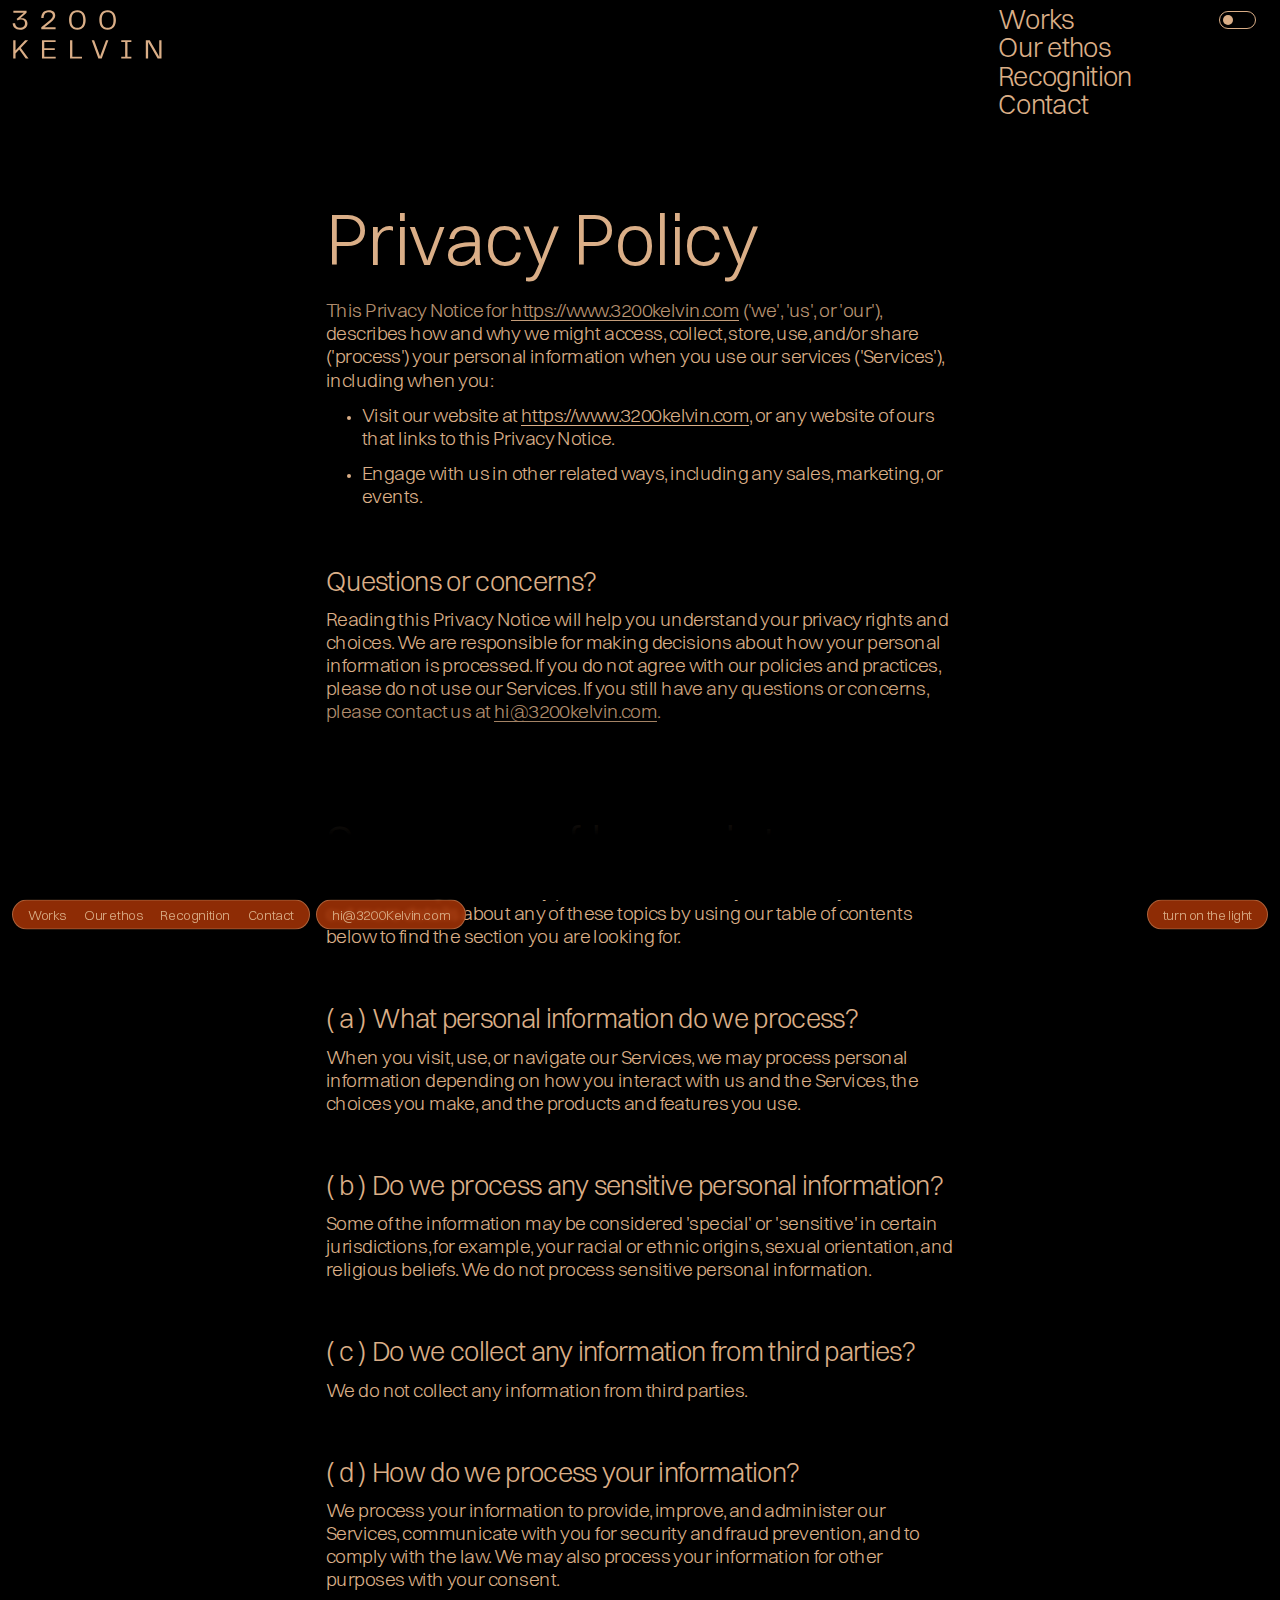
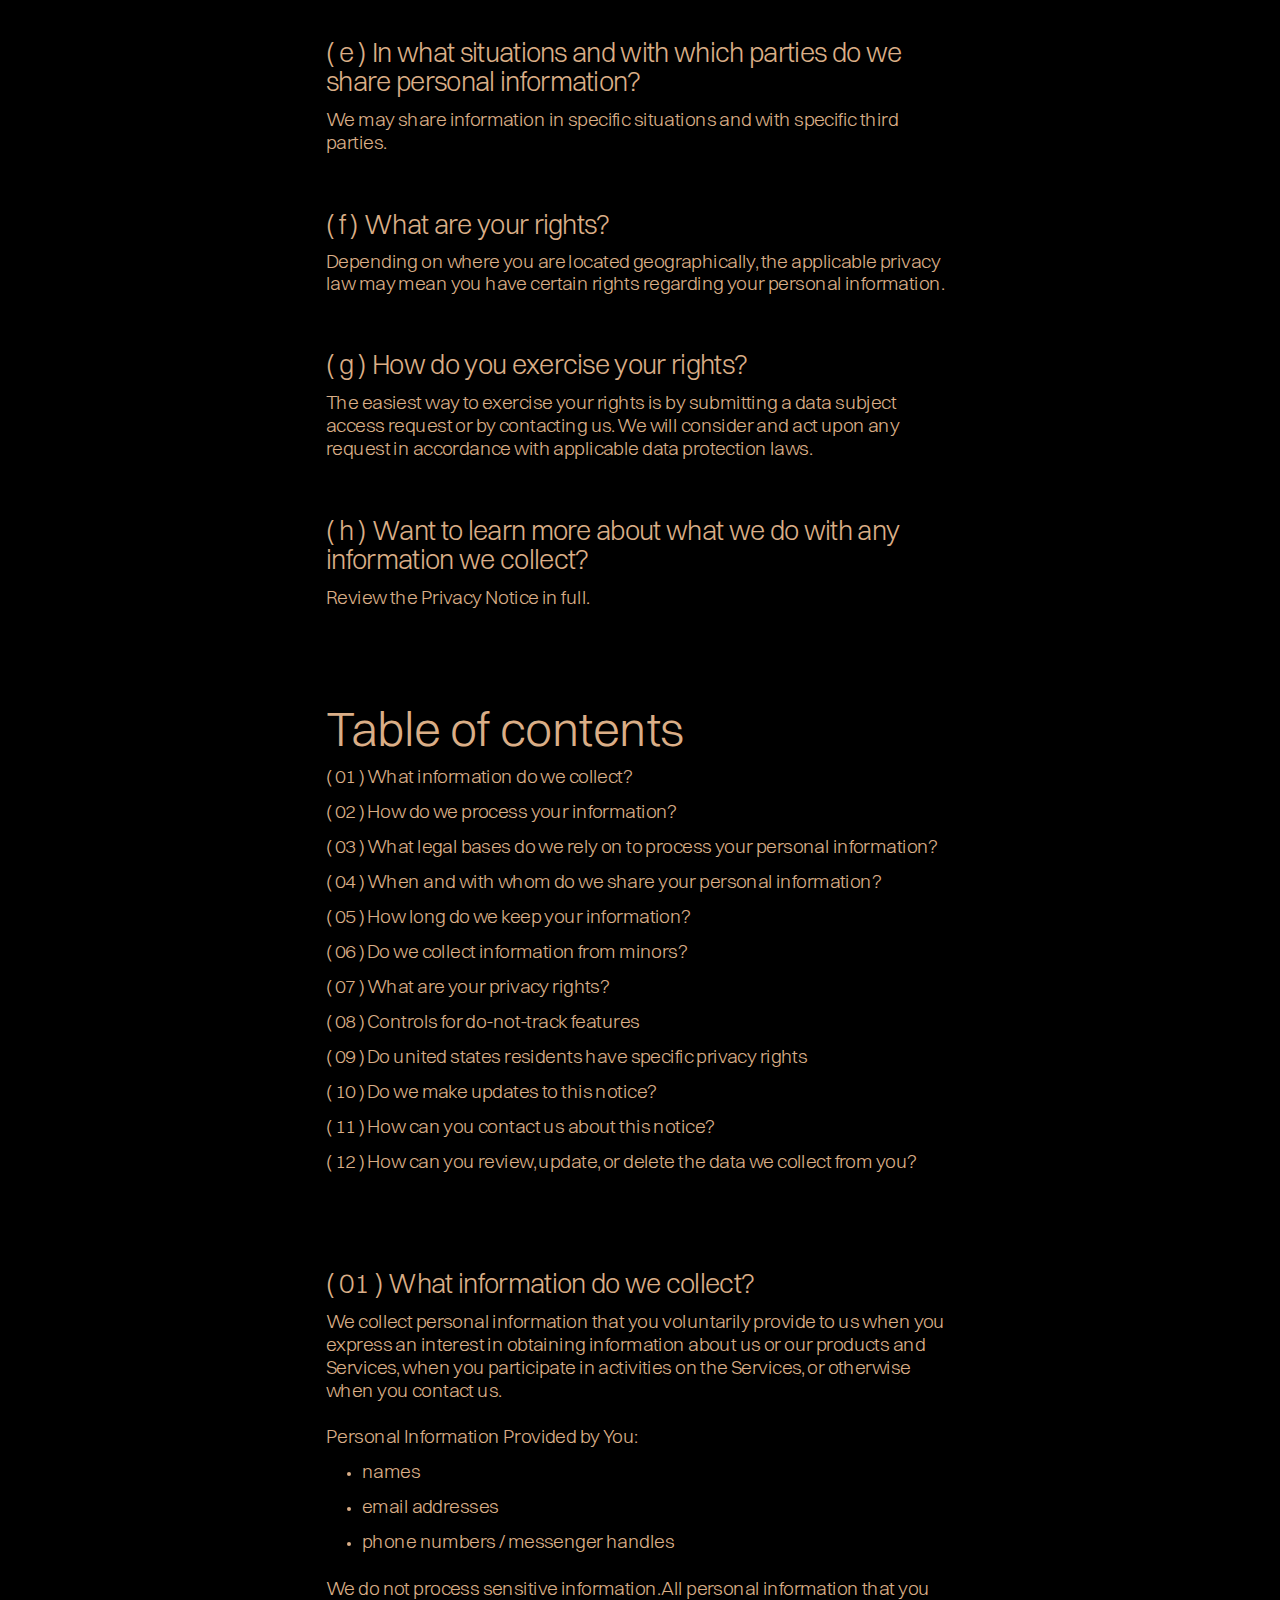
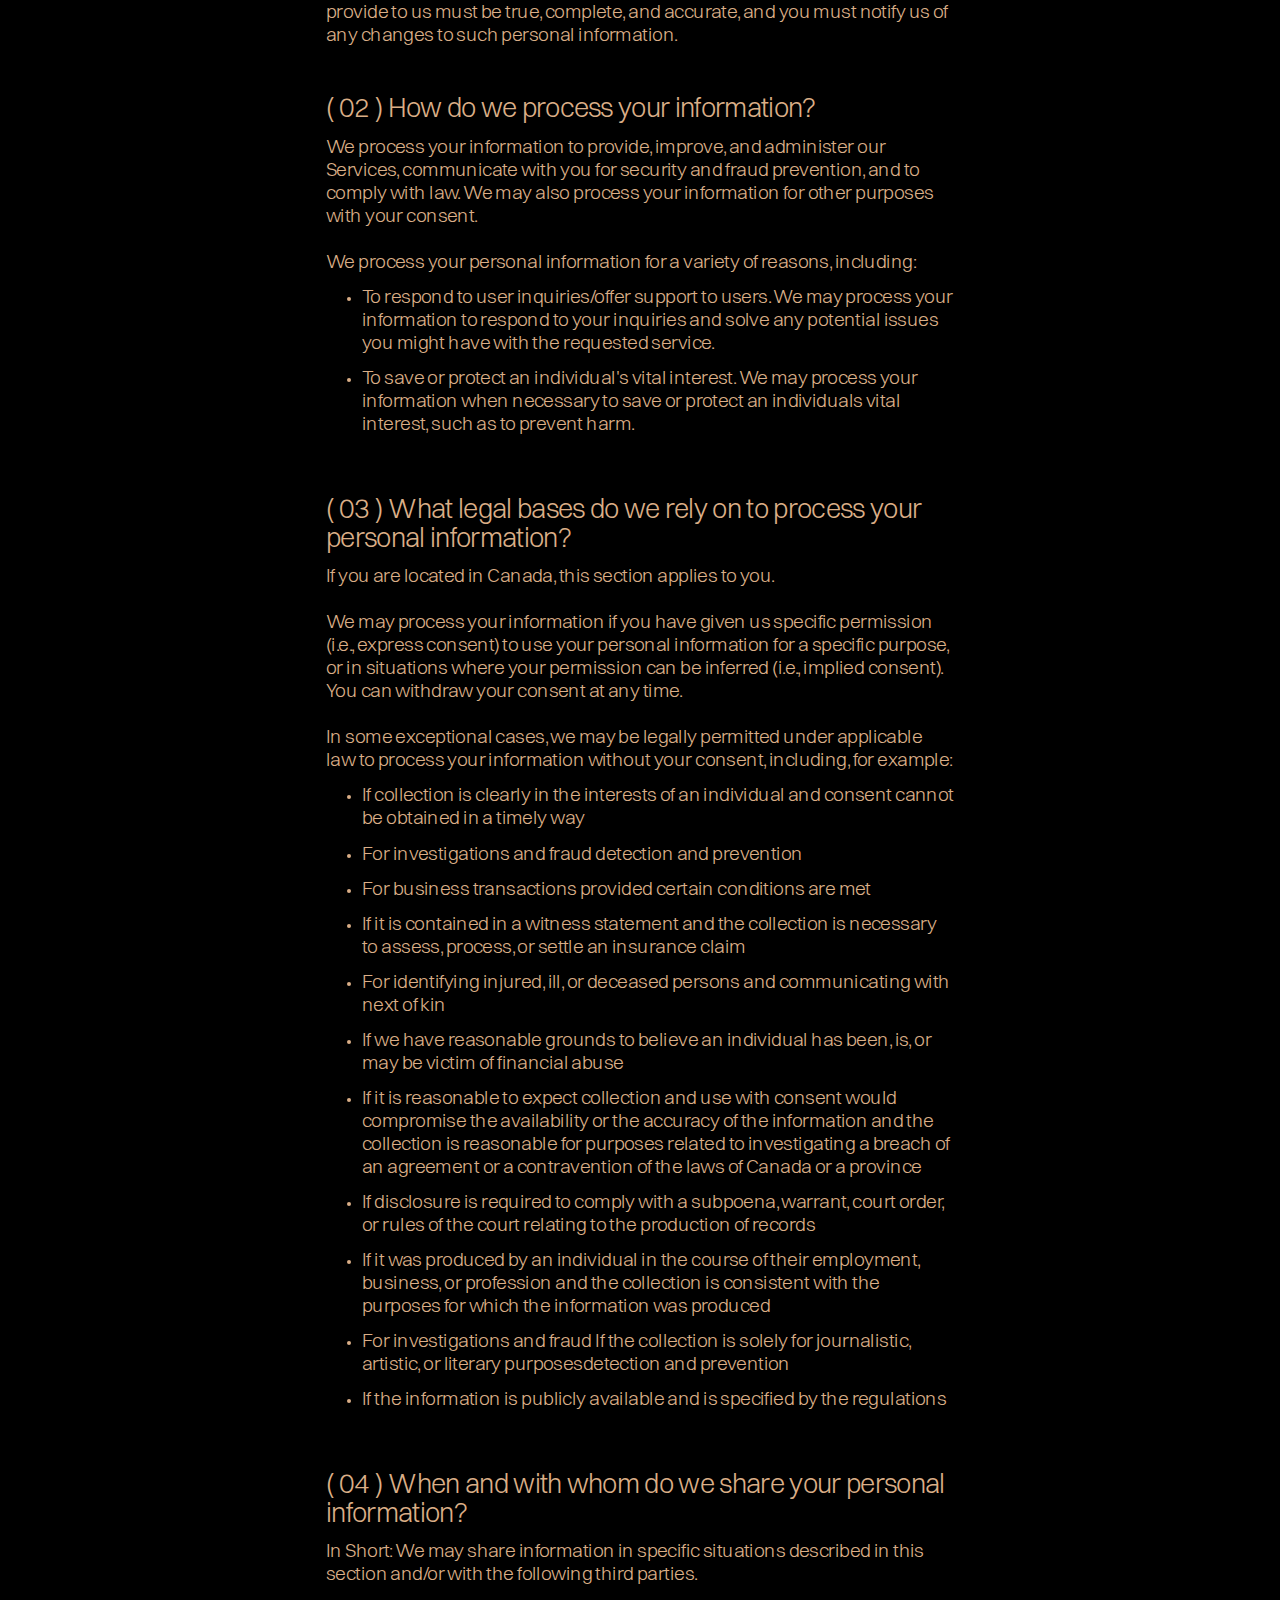
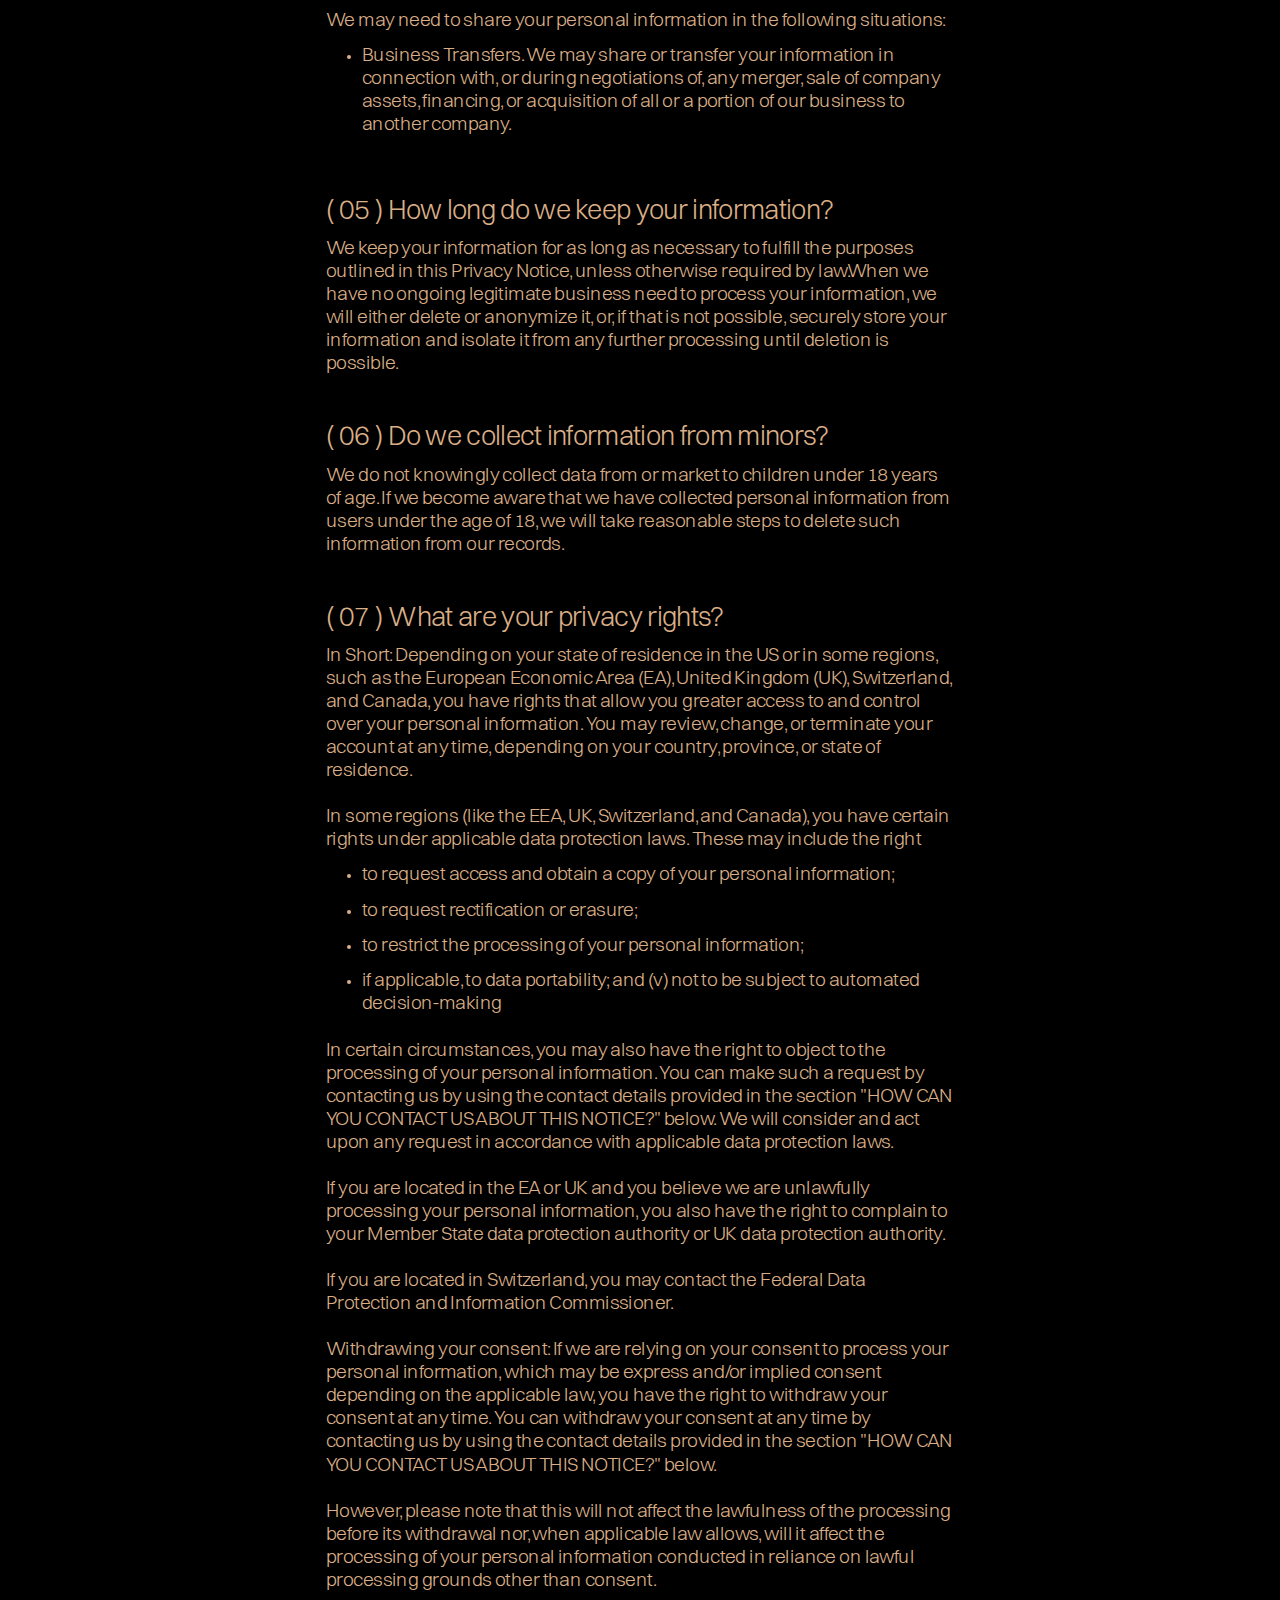
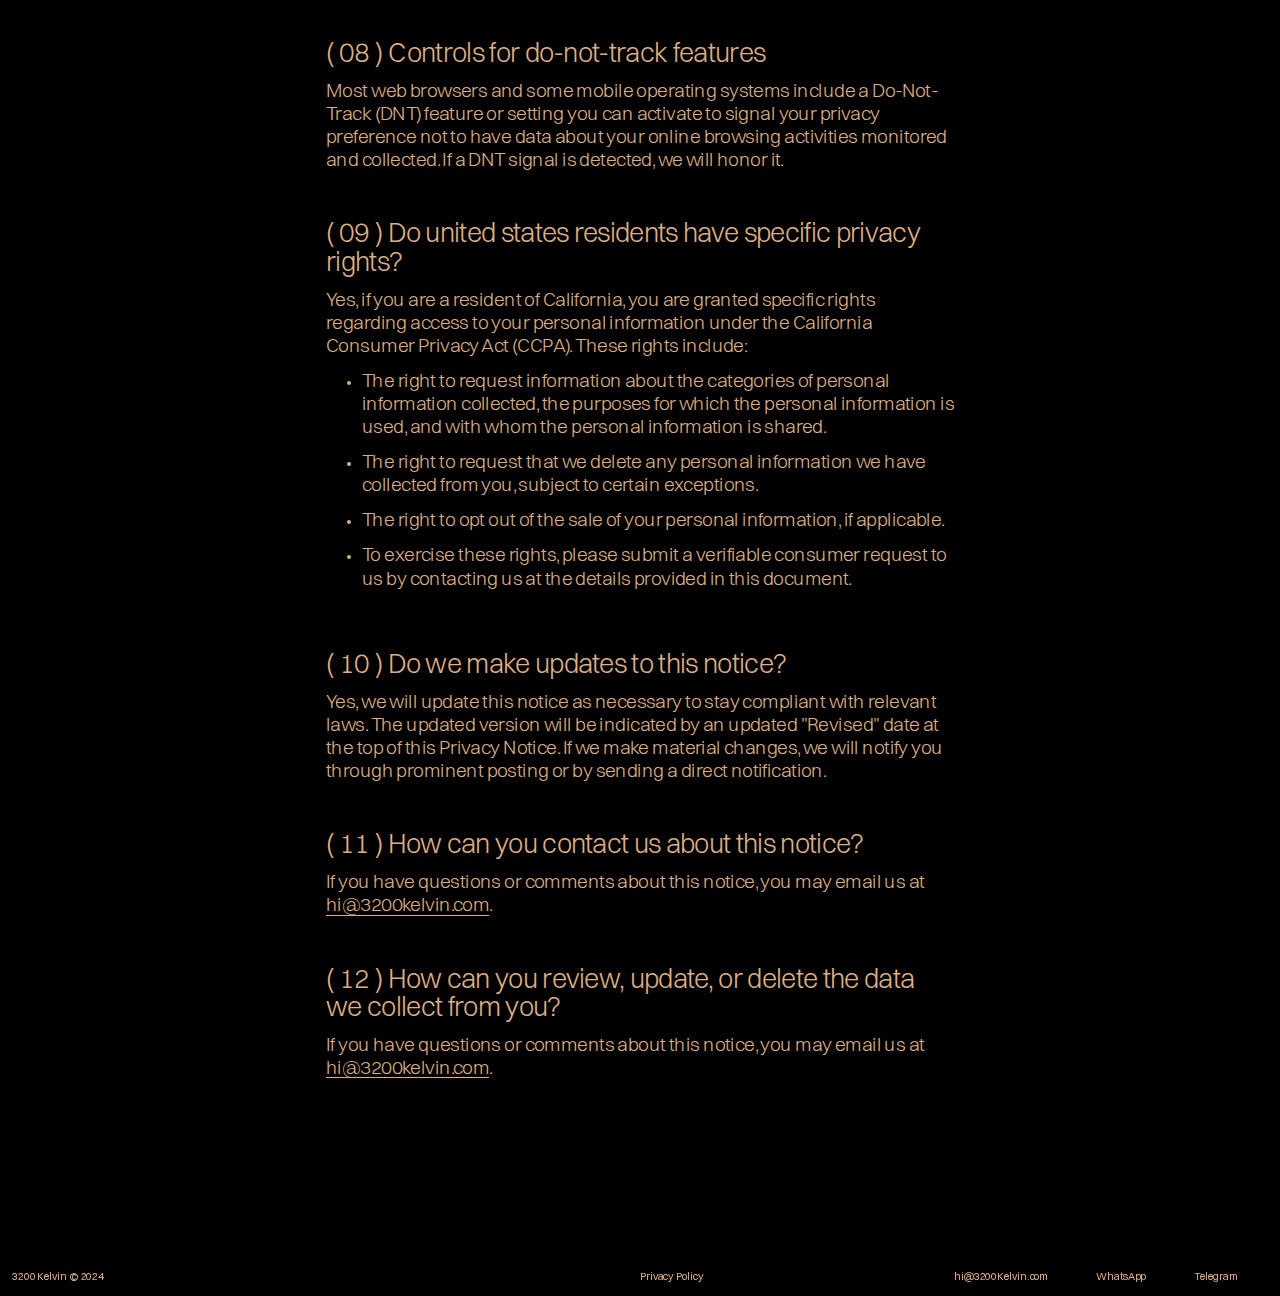
<file: privacy-policy.html>
﻿<!DOCTYPE html><!-- Last Published: Mon Feb 10 2025 11:22:34 GMT+0000 (Coordinated Universal Time) --><html data-wf-domain="www.3200kelvin.com" data-wf-page="6744b4f2112bca126f2c1b93" data-wf-site="66584d3d01cef2201804cc46"><head><meta charset="utf-8"><title>Privacy Policy</title><meta content="Privacy Policy" property="og:title"><meta content="Privacy Policy" property="twitter:title"><meta content="width=device-width, initial-scale=1" name="viewport"><link href="66584d3d01cef2201804cc46/css/3200k.webflow.e996365f0.css" rel="stylesheet" type="text/css"><script type="text/javascript">!function(o,c){var n=c.documentElement,t=" w-mod-";n.className+=t+"js",("ontouchstart"in o||o.DocumentTouch&&c instanceof DocumentTouch)&&(n.className+=t+"touch")}(window,document);</script><link href="66584d3d01cef2201804cc46/673dece5b08460c8aecff023_fav.png" rel="shortcut icon" type="image/x-icon"><link href="66584d3d01cef2201804cc46/673e1105d60485583b3a1f75_web.png" rel="apple-touch-icon"><meta property="og:image" content="https://cdn.prod.website-files.com/66584d3d01cef2201804cc46/673e1105d60485583b3a1f75_web.png">
<meta name="format-detection" content="telephone=no">

<!--
<link rel="stylesheet" href="http://127.0.0.1:5500/dist/themes.css">
<script src="http://127.0.0.1:5500/dist/themes.js"></script>
 -->

<!-- COLOR THEMES AND LOAD GLIMPSE -->
<style>
.before-load body{opacity:0}
[data-theme=light]{--text: var(--text-light);--bg: var(--bg-light);--bg-transparent: var(--bg-transparent-light);--form-text: var(--form-text-light);--form-inputs: var(--form-inputs-light);--form-bg: var(--form-bg-light);--gradient: var(--gradient-light);--menu-bg-transparent: var(--menu-bg-transparent-light);--videos-bg: var(--videos-bg-light)}

</style>
<script>
(()=>{"use strict";document.documentElement.classList.add("before-load"),(()=>{const e=function(){const e=localStorage.getItem("theme");return e||"dark"}();document.documentElement.dataset.theme=e})()})();
  
</script>

<!-- FONT SIZES -->
<style>
:root {
    --font-size: var(--font-size-desk, .926vw);
}
body {
    font-size: max(var(--font-size), 0.75rem) !important;
}

@media screen and (max-width: 991px) {
    :root {
        --font-size: var(--font-size-tablet, 1.6vw);
    }
}
@media screen and (max-width: 767px) {
    :root {
        --font-size: var(--font-size-mobile-l, 2.8vw);
    }
}
@media screen and (max-width: 479px) {
    :root {
        --font-size: var(--font-size-mobile, 4.1vw);
    }
}
</style></head><body data-barba="wrapper" class="body"><div class="navigations"><div id="w-node-acf445df-8f29-0aa2-ad59-8f744bfde3aa-4bfde3aa" class="top-navbar"><div id="w-node-acf445df-8f29-0aa2-ad59-8f744bfde3ab-4bfde3aa" class="mobile-menu"><a data-trigger="menu" href="#" class="menu-item w-inline-block"><div id="w-node-acf445df-8f29-0aa2-ad59-8f744bfde3ad-4bfde3aa" class="text-menu">Menu</div></a><a href="mailto:hi@3200Kelvin.com" class="menu-item w-inline-block"><div id="w-node-acf445df-8f29-0aa2-ad59-8f744bfde3b0-4bfde3aa" class="text-menu">hi@3200Kelvin.com</div></a></div><div class="switcher__wrapper"><a data-trigger="themes" href="#" class="switcher__border w-inline-block"><div class="switcher__knob-container"><div class="switcher__knob"></div></div></a></div></div><section class="bottom-navbar"><div class="down-menu"><div class="left-menu-group"><div class="menu-item"><a data-hover="scrabmle" id="w-node-_129eccb9-5827-7b9b-f64e-97942f4fa64c-2f4fa648" href="index.htm#works" class="text-menu">Works</a><a data-hover="scrabmle" id="w-node-_129eccb9-5827-7b9b-f64e-97942f4fa64e-2f4fa648" href="index.htm#our-ethos" class="text-menu">Our ethos</a><a data-hover="scrabmle" id="w-node-_129eccb9-5827-7b9b-f64e-97942f4fa650-2f4fa648" href="index.htm#recognition" class="text-menu">Recognition</a><a data-hover="scrabmle" id="w-node-_129eccb9-5827-7b9b-f64e-97942f4fa652-2f4fa648" href="index.htm#contact" class="text-menu">Contact</a></div><a data-hover="scrabmle" href="mailto:hi@3200Kelvin.com" class="menu-item w-inline-block"><div id="w-node-_129eccb9-5827-7b9b-f64e-97942f4fa655-2f4fa648" class="text-menu">hi@3200Kelvin.com</div></a></div><a data-trigger="themes" href="#" class="menu-item w-inline-block"><div id="w-node-_129eccb9-5827-7b9b-f64e-97942f4fa658-2f4fa648" class="text-menu no-hover">turn on the light</div></a></div></section></div><div class="w-layout-grid hero-top-menu"><div id="w-node-_01576463-fab7-c267-ad8d-68c47b9d7e08-7b9d7e07" class="logo-wraper"><a id="w-node-_01576463-fab7-c267-ad8d-68c47b9d7e09-7b9d7e07" href="index.htm" class="logo w-inline-block"><div class="logo-image w-embed"><svg width="100%" height="100%" viewbox="0 0 195 64" fill="none" xmlns="http://www.w3.org/2000/svg">
<path d="M3.99172 17.2135C4.09987 20.4579 6.29886 23.1255 10.4805 23.1255C14.6983 23.1255 16.9333 21.1428 16.9333 17.3577C16.9333 14.2935 15.2029 12.2388 11.8143 12.2388C9.97584 12.2388 8.75018 12.7074 7.38032 13.6086L5.93837 11.698L15.3832 3.47887H1.75669V1.02754H18.916V3.47887L10.6608 10.9049C11.2015 10.7608 11.9946 10.5805 13.1121 10.5805C16.6449 10.5805 20.0695 12.8155 20.0695 17.4298C20.0695 21.4312 17.5461 25.6129 10.4084 25.6129C4.09987 25.6129 0.963615 21.9359 0.855469 17.2135H3.99172Z" fill="CurrentColor"></path>
<path d="M38.0698 25.0001V22.5487L49.9659 12.5632C52.3091 10.5805 53.0661 9.2467 53.0661 7.15586C53.0661 4.70453 51.516 2.86604 47.9472 2.86604C43.1887 2.86604 41.206 5.6418 41.1339 10.5445H38.0337C38.1419 5.06502 40.7013 0.378662 47.9111 0.378662C53.9674 0.378662 56.2024 3.62306 56.2024 7.11981C56.2024 10.2561 54.436 12.4911 50.4706 15.7716L42.3596 22.5487H56.671V25.0001H38.0698Z" fill="CurrentColor"></path>
<path d="M84.9728 25.6129C77.4746 25.6129 74.1942 20.2416 74.1942 12.9958C74.1942 5.8581 77.4746 0.378662 84.9728 0.378662C92.4349 0.378662 95.7514 5.89415 95.7514 12.9958C95.7514 20.2056 92.4349 25.6129 84.9728 25.6129ZM77.3304 12.9958C77.3304 19.7369 79.6736 23.1255 84.9728 23.1255C90.2359 23.1255 92.6152 19.7369 92.6152 12.9958C92.6152 6.25464 90.2359 2.86604 84.9728 2.86604C79.6736 2.86604 77.3304 6.25464 77.3304 12.9958Z" fill="CurrentColor"></path>
<path d="M124.317 25.6129C116.819 25.6129 113.538 20.2416 113.538 12.9958C113.538 5.8581 116.819 0.378662 124.317 0.378662C131.779 0.378662 135.095 5.89415 135.095 12.9958C135.095 20.2056 131.779 25.6129 124.317 25.6129ZM116.674 12.9958C116.674 19.7369 119.018 23.1255 124.317 23.1255C129.58 23.1255 131.959 19.7369 131.959 12.9958C131.959 6.25464 129.58 2.86604 124.317 2.86604C119.018 2.86604 116.674 6.25464 116.674 12.9958Z" fill="CurrentColor"></path>
<path d="M1.58164 63.1522V39.1797H4.5737V52.8062L16.9745 39.1797H20.9039L11.423 49.3455L21.4806 63.0081V63.1522H17.8397L9.40425 51.4724L4.5737 56.6634V63.1522H1.58164Z" fill="CurrentColor"></path>
<path d="M41.9463 52.0131V60.737H56.7984V63.1522H38.9542V39.1797H56.6903V41.595H41.9463V49.6339H55.6088V52.0131H41.9463Z" fill="CurrentColor"></path>
<path d="M75.4467 63.1522V39.1797H78.4388V60.737H90.9838V63.1522H75.4467Z" fill="CurrentColor"></path>
<path d="M112.312 63.1522L103.624 39.1797H106.76L113.465 57.6728C113.862 58.7182 114.222 59.7997 114.511 60.8451C114.799 59.7997 115.16 58.7182 115.52 57.6728L122.261 39.1797H125.289L116.638 63.1522H112.312Z" fill="CurrentColor"></path>
<path d="M142.047 63.1522V60.737H147.13V41.595H142.047V39.1797H155.205V41.595H150.122V60.737H155.205V63.1522H142.047Z" fill="CurrentColor"></path>
<path d="M191.423 61.0975V39.1797H194.379V63.1522H189.369L178.482 44.3347C177.869 43.1811 177.328 42.1357 176.968 41.1985V63.1522H173.976V39.1797H179.023L189.909 58.0333C190.378 58.8624 190.919 60.052 191.423 61.0975Z" fill="CurrentColor"></path>
</svg></div></a></div><div id="w-node-_467c9428-70f2-b99c-f9d6-1c4c21856e90-7b9d7e07" class="desktop__menu-items"><a data-hover="scrabmle" id="w-node-_9dfab9be-6160-5281-0a82-30e3249abbf0-7b9d7e07" href="index.htm#works" class="desktop__menu-item">Works</a><a data-hover="scrabmle" id="w-node-_9dfab9be-6160-5281-0a82-30e3249abbf2-7b9d7e07" href="index.htm#our-ethos" class="desktop__menu-item">Our ethos</a><a data-hover="scrabmle" id="w-node-_9dfab9be-6160-5281-0a82-30e3249abbf4-7b9d7e07" href="index.htm#recognition" class="desktop__menu-item">Recognition</a><a data-hover="scrabmle" id="w-node-_9dfab9be-6160-5281-0a82-30e3249abbf6-7b9d7e07" href="index.htm#contact" class="desktop__menu-item">Contact</a></div></div><section data-barba="container" class="main"><div class="recognition_gradient_top policy"></div><div id="w-node-_40396167-3d72-752f-c8a6-66ce7f470659-6f2c1b93" class="privacy_header_wraper"><h1 id="w-node-cd1f2b62-e67b-7ae4-1049-cb3b159f4a30-6f2c1b93" class="text-xl large">Privacy Policy</h1></div><div class="privacy_content"><div class="privacy_text_section"><div id="w-node-_0269bf1e-a620-1e5b-cde2-8a2c6743e743-6f2c1b93" class="policy_point_wraper"><div id="w-node-a1d18f36-3a73-cae7-bed0-947c9fb09b5e-6f2c1b93" class="policy_paragraph_wraper"><div class="text-m text-m_line-height">This Privacy Notice for <a href="index.htm" data-animation="underline_1" class="case_link">https://www.3200kelvin.com</a> (&#x27;we&#x27;, &#x27;us&#x27;, or &#x27;our&#x27;), describes how and why we might access, collect, store, use, and/or share (&#x27;process&#x27;) your personal information when you use our services (&#x27;Services&#x27;), including when you:</div><ul role="list" class="privacy_list"><li class="list-item"><div class="text-m text-m_line-height">Visit our website at <a href="index.htm" data-animation="underline_1" class="case_link">https://www.3200kelvin.com</a>, or any website of ours that links to this Privacy Notice.</div></li><li><div class="text-m text-m_line-height">Engage with us in other related ways, including any sales, marketing, or events.</div></li></ul></div><div class="policy_paragraph_wraper"><div class="text-l">Questions or concerns?</div><div class="text-m text-m_line-height">Reading this Privacy Notice will help you understand your privacy rights and choices. We are responsible for making decisions about how your personal information is processed. If you do not agree with our policies and practices, please do not use our Services. If you still have any questions or concerns, please contact us at <a href="mailto:hi@3200kelvin.com" data-animation="underline_1" class="case_link">hi@3200kelvin.com</a>.</div></div></div></div><div class="privacy_text_section"><div id="w-node-_9a306931-0309-0a35-9c1d-aba5abfc7964-6f2c1b93" class="policy_point_wraper"><div class="policy_paragraph_wraper"><div id="w-node-_24643184-abcf-16d4-be77-fc788f25592e-6f2c1b93" class="text-xl">Summary of key point</div><div class="text-m text-m_line-height">This summary provides key points from our Privacy Notice, but you can find out more details about any of these topics by using our table of contents below to find the section you are looking for.</div></div><div id="w-node-_7da79440-b36f-26ef-564c-96eae138e917-6f2c1b93" class="policy_point_wraper"><div class="policy_paragraph_wraper"><div id="w-node-_8da2aa77-ccea-6b46-b73c-5b235f5f3f73-6f2c1b93" class="privacy_small_header_wraper"><div id="w-node-_7da79440-b36f-26ef-564c-96eae138e919-6f2c1b93" class="text-l">( a ) What personal information do we process?</div></div><div class="text-m text-m_line-height">When you visit, use, or navigate our Services, we may process personal information depending on how you interact with us and the Services, the choices you make, and the products and features you use.</div></div><div class="policy_paragraph_wraper"><div id="w-node-f15eddaf-dcad-4bef-4e7a-578ee47b5cad-6f2c1b93" class="privacy_small_header_wraper"><div id="w-node-_7da79440-b36f-26ef-564c-96eae138e91e-6f2c1b93" class="text-l">( b ) Do we process any sensitive personal information?</div></div><div class="text-m text-m_line-height">Some of the information may be considered &#x27;special&#x27; or &#x27;sensitive&#x27; in certain jurisdictions, for example, your racial or ethnic origins, sexual orientation, and religious beliefs. We do not process sensitive personal information.</div></div><div class="policy_paragraph_wraper"><div id="w-node-c109fcdf-792e-9809-f3d8-c07659df0168-6f2c1b93" class="privacy_small_header_wraper"><div id="w-node-_7da79440-b36f-26ef-564c-96eae138e923-6f2c1b93" class="text-l">( c ) Do we collect any information from third parties?</div></div><div class="text-m text-m_line-height">We do not collect any information from third parties.</div></div><div class="policy_paragraph_wraper"><div id="w-node-a8a84373-ebb7-2fc7-36e5-409541eead6d-6f2c1b93" class="privacy_small_header_wraper"><div id="w-node-_7da79440-b36f-26ef-564c-96eae138e928-6f2c1b93" class="text-l">( d ) How do we process your information?</div></div><div class="text-m text-m_line-height">We process your information to provide, improve, and administer our Services, communicate with you for security and fraud prevention, and to comply with the law. We may also process your information for other purposes with your consent.</div></div><div class="policy_paragraph_wraper"><div id="w-node-_7da79440-b36f-26ef-564c-96eae138e92e-6f2c1b93" class="text-l">( e ) In what situations and with which parties do we share personal information?</div><div class="text-m text-m_line-height">We may share information in specific situations and with specific third parties.</div></div><div class="policy_paragraph_wraper"><div id="w-node-afe11482-11e0-660f-4a92-72e4e0dd7148-6f2c1b93" class="privacy_small_header_wraper"><div id="w-node-_7da79440-b36f-26ef-564c-96eae138e933-6f2c1b93" class="text-l">( f ) What are your rights?</div></div><div class="text-m">Depending on where you are located geographically, the applicable privacy law may mean you have certain rights regarding your personal information.</div></div><div class="policy_paragraph_wraper"><div id="w-node-_25459c72-d25a-1bf6-9ee8-0934873c658f-6f2c1b93" class="privacy_small_header_wraper"><div id="w-node-_7da79440-b36f-26ef-564c-96eae138e938-6f2c1b93" class="text-l">( g ) How do you exercise your rights?</div></div><div class="text-m text-m_line-height">The easiest way to exercise your rights is by submitting a data subject access request or by contacting us. We will consider and act upon any request in accordance with applicable data protection laws.</div></div><div class="policy_paragraph_wraper"><div id="w-node-a5ca7008-b71e-c227-a41e-4f503e9b5643-6f2c1b93" class="privacy_small_header_wraper"><div id="w-node-_7da79440-b36f-26ef-564c-96eae138e93d-6f2c1b93" class="text-l">( h ) Want to learn more about what we do with any information we collect?</div></div><div class="text-m text-m_line-height">Review the Privacy Notice in full.</div></div></div></div></div><div class="privacy_text_section"><div id="w-node-_0ffa7ed4-28d2-f568-a609-f80decb7263b-6f2c1b93" class="policy_point_wraper"><div class="policy_paragraph_wraper"><div id="w-node-_85e47559-b4ba-be92-07e3-6dee4e0808a0-6f2c1b93" class="text-xl">Table of contents</div><div id="w-node-_0ffa7ed4-28d2-f568-a609-f80decb7263e-6f2c1b93" class="text-m text-m_line-height">( 01 ) What information do we collect?</div><div id="w-node-a3c8a6da-e75a-f3b1-8b28-221ca36d1bc9-6f2c1b93" class="text-m text-m_line-height">( 02 ) How do we process your information?</div><div id="w-node-_689b4138-1ed7-57b3-b35f-faaab1cd2595-6f2c1b93" class="text-m text-m_line-height">( 03 ) What legal bases do we rely on to process your personal information?</div><div id="w-node-f46d6886-4105-845e-ef49-ccff8f205adc-6f2c1b93" class="text-m text-m_line-height">( 04 ) When and with whom do we share your personal information?</div><div id="w-node-_89a66549-4a6f-c4f6-b267-b9048e099aab-6f2c1b93" class="text-m text-m_line-height">( 05 ) How long do we keep your information?</div><div id="w-node-_853e4f4f-5af0-04e1-f319-86d10b6ca37a-6f2c1b93" class="text-m text-m_line-height">( 06 ) Do we collect information from minors?</div><div id="w-node-_649e3cb5-ad63-1006-d9ae-a6c44c4e8755-6f2c1b93" class="text-m text-m_line-height">( 07 ) What are your privacy rights?</div><div id="w-node-_3bdef9c0-8692-b954-b47e-4cf679f902b0-6f2c1b93" class="text-m text-m_line-height">( 08 ) Controls for do-not-track features</div><div id="w-node-_6dee86a0-0dae-4583-7bc6-e6e5dcba15e0-6f2c1b93" class="text-m text-m_line-height">( 09 ) Do united states residents have specific privacy rights</div><div id="w-node-_0c36c728-abd4-de9c-ca17-f1c333224b1d-6f2c1b93" class="text-m text-m_line-height">( 10 ) Do we make updates to this notice?</div><div id="w-node-_672df034-03d0-3e02-ecb8-d782a709b333-6f2c1b93" class="text-m text-m_line-height">( 11 ) How can you contact us about this notice?</div><div id="w-node-c440a07d-23b4-71ef-e3bc-4494cbc3e7f8-6f2c1b93" class="text-m text-m_line-height">( 12 ) How can you review, update, or delete the data we collect from you?</div></div></div></div><div class="privacy_text_section"><div id="w-node-_44778888-88b1-9544-dca3-96b949c2a695-6f2c1b93" class="policy_point_wraper"><div class="policy_paragraph_wraper"><div id="w-node-_44778888-88b1-9544-dca3-96b949c2a697-6f2c1b93" class="text-l">( 01 ) What information do we collect?</div><div class="text-m text-m_line-height">We collect personal information that you voluntarily provide to us when you express an interest in obtaining information about us or our products and Services, when you participate in activities on the Services, or otherwise when you contact us.<br><br>Personal Information Provided by You:</div><ul role="list" class="privacy_list"><li><div class="text-m text-m_line-height">names</div></li><li><div class="text-m text-m_line-height">email addresses</div></li><li><div class="text-m text-m_line-height">phone numbers / messenger handles</div></li></ul><div class="text-m text-m_line-height">We do not process sensitive information. All personal information that you provide to us must be true, complete, and accurate, and you must notify us of any changes to such personal information.</div></div><div class="policy_paragraph_wraper"><div id="w-node-_44778888-88b1-9544-dca3-96b949c2a6ab-6f2c1b93" class="text-l">( 02 ) How do we process your information?</div><div class="text-m text-m_line-height">We process your information to provide, improve, and administer our Services, communicate with you for security and fraud prevention, and to comply with law. We may also process your information for other purposes with your consent.<br><br>We process your personal information for a variety of reasons, including:</div><div class="policy_paragraph_wraper"><ul role="list" class="privacy_list"><li><div class="text-m text-m_line-height">To respond to user inquiries/offer support to users. We may process your information to respond to your inquiries and solve any potential issues you might have with the requested service.</div></li><li><div class="text-m text-m_line-height">To save or protect an individual&#x27;s vital interest. We may process your information when necessary to save or protect an individuals vital interest, such as to prevent harm.</div></li></ul></div></div><div class="policy_paragraph_wraper"><div id="w-node-_44778888-88b1-9544-dca3-96b949c2a6bb-6f2c1b93" class="text-l">( 03 ) What legal bases do we rely on to process your personal information?</div><div class="text-m text-m_line-height">If you are located in Canada, this section applies to you.<br><br>We may process your information if you have given us specific permission (i.e., express consent) to use your personal information for a specific purpose, or in situations where your permission can be inferred (i.e., implied consent). You can withdraw your consent at any time.<br><br>In some exceptional cases, we may be legally permitted under applicable law to process your information without your consent, including, for example:</div><div class="policy_paragraph_wraper"><ul role="list" class="privacy_list"><li><div class="text-m text-m_line-height">If collection is clearly in the interests of an individual and consent cannot be obtained in a timely way</div></li><li><div class="text-m text-m_line-height">For investigations and fraud detection and prevention</div></li><li><div class="text-m text-m_line-height">For business transactions provided certain conditions are met</div></li><li><div class="text-m text-m_line-height">If it is contained in a witness statement and the collection is necessary to assess, process, or settle an insurance claim</div></li><li><div class="text-m text-m_line-height">For identifying injured, ill, or deceased persons and communicating with next of kin</div></li><li><div class="text-m text-m_line-height">If we have reasonable grounds to believe an individual has been, is, or may be victim of financial abuse</div></li><li><div class="text-m text-m_line-height">If it is reasonable to expect collection and use with consent would compromise the availability or the accuracy of the information and the collection is reasonable for purposes related to investigating a breach of an agreement or a contravention of the laws of Canada or a province</div></li><li><div class="text-m text-m_line-height">If disclosure is required to comply with a subpoena, warrant, court order, or rules of the court relating to the production of records</div></li><li><div class="text-m text-m_line-height">If it was produced by an individual in the course of their employment, business, or profession and the collection is consistent with the purposes for which the information was produced</div></li><li><div class="text-m text-m_line-height">For investigations and fraud If the collection is solely for journalistic, artistic, or literary purposesdetection and prevention</div></li><li><div class="text-m text-m_line-height">If the information is publicly available and is specified by the regulations</div></li></ul></div></div><div class="policy_paragraph_wraper"><div id="w-node-_44778888-88b1-9544-dca3-96b949c2a6e9-6f2c1b93" class="text-l">( 04 ) When and with whom do we share your personal information?</div><div class="text-m text-m_line-height">In Short: We may share information in specific situations described in this section and/or with the following third parties.<br><br>We may need to share your personal information in the following situations:</div><div class="policy_paragraph_wraper"><ul role="list" class="privacy_list"><li><div class="text-m text-m_line-height">Business Transfers. We may share or transfer your information in connection with, or during negotiations of, any merger, sale of company assets, financing, or acquisition of all or a portion of our business to another company.</div></li></ul></div></div><div class="policy_paragraph_wraper"><div id="w-node-_44778888-88b1-9544-dca3-96b949c2a6f6-6f2c1b93" class="text-l">( 05 ) How long do we keep your information?</div><div class="text-m text-m_line-height">We keep your information for as long as necessary to fulfill the purposes outlined in this Privacy Notice, unless otherwise required by law.When we have no ongoing legitimate business need to process your information, we will either delete or anonymize it, or, if that is not possible, securely store your information and isolate it from any further processing until deletion is possible.</div></div><div class="policy_paragraph_wraper"><div id="w-node-_44778888-88b1-9544-dca3-96b949c2a6fb-6f2c1b93" class="text-l">( 06 ) Do we collect information from minors?</div><div class="text-m text-m_line-height">We do not knowingly collect data from or market to children under 18 years of age. If we become aware that we have collected personal information from users under the age of 18, we will take reasonable steps to delete such information from our records.</div></div><div class="policy_paragraph_wraper"><div id="w-node-_44778888-88b1-9544-dca3-96b949c2a700-6f2c1b93" class="text-l">( 07 ) What are your privacy rights?</div><div class="text-m text-m_line-height">In Short: Depending on your state of residence in the US or in some regions, such as the European Economic Area (EA), United Kingdom (UK), Switzerland, and Canada, you have rights that allow you greater access to and control over your personal information. You may review, change, or terminate your account at any time, depending on your country, province, or state of residence.<br><br>In some regions (like the EEA, UK, Switzerland, and Canada), you have certain rights under applicable data protection laws. These may include the right</div><ul role="list" class="privacy_list"><li><div class="text-m text-m_line-height">to request access and obtain a copy of your personal information;</div></li><li><div class="text-m text-m_line-height">to request rectification or erasure;</div></li><li><div class="text-m text-m_line-height">to restrict the processing of your personal information;</div></li><li><div class="text-m text-m_line-height">if applicable, to data portability; and (v) not to be subject to automated decision-making</div></li></ul><div class="text-m text-m_line-height">In certain circumstances, you may also have the right to object to the processing of your personal information. You can make such a request by contacting us by using the contact details provided in the section &quot;HOW CAN YOU CONTACT US ABOUT THIS NOTICE?&quot; below. We will consider and act upon any request in accordance with applicable data protection laws.<br><br>If you are located in the EA or UK and you believe we are unlawfully processing your personal information, you also have the right to complain to your Member State data protection authority or UK data protection authority.<br><br>If you are located in Switzerland, you may contact the Federal Data Protection and Information Commissioner.<br><br>Withdrawing your consent: If we are relying on your consent to process your personal information, which may be express and/or implied consent depending on the applicable law, you have the right to withdraw your consent at any time. You can withdraw your consent at any time by contacting us by using the contact details provided in the section &quot;HOW CAN YOU CONTACT US ABOUT THIS NOTICE?&quot; below. <br><br>However, please note that this will not affect the lawfulness of the processing before its withdrawal nor, when applicable law allows, will it affect the processing of your personal information conducted in reliance on lawful processing grounds other than consent.</div></div><div class="policy_paragraph_wraper"><div id="w-node-_44778888-88b1-9544-dca3-96b949c2a723-6f2c1b93" class="text-l">( 08 ) Controls for do-not-track features</div><div class="text-m text-m_line-height">Most web browsers and some mobile operating systems include a Do-Not-Track (DNT) feature or setting you can activate to signal your privacy preference not to have data about your online browsing activities monitored and collected. If a DNT signal is detected, we will honor it.</div></div><div class="policy_paragraph_wraper"><div id="w-node-_44778888-88b1-9544-dca3-96b949c2a728-6f2c1b93" class="text-l">( 09 ) Do united states residents have specific privacy rights?</div><div class="text-m text-m_line-height">Yes, if you are a resident of California, you are granted specific rights regarding access to your personal information under the California Consumer Privacy Act (CCPA). These rights include:</div><ul role="list" class="privacy_list"><li><div class="text-m text-m_line-height">The right to request information about the categories of personal information collected, the purposes for which the personal information is used, and with whom the personal information is shared.</div></li><li><div class="text-m text-m_line-height">The right to request that we delete any personal information we have collected from you, subject to certain exceptions.</div></li><li><div class="text-m text-m_line-height">The right to opt out of the sale of your personal information, if applicable.</div></li><li><div class="text-m text-m_line-height">To exercise these rights, please submit a verifiable consumer request to us by contacting us at the details provided in this document.</div></li></ul></div><div class="policy_paragraph_wraper"><div id="w-node-_44778888-88b1-9544-dca3-96b949c2a73a-6f2c1b93" class="text-l">( 10 ) Do we make updates to this notice?</div><div class="text-m text-m_line-height">Yes, we will update this notice as necessary to stay compliant with relevant laws. The updated version will be indicated by an updated &quot;Revised&quot; date at the top of this Privacy Notice. If we make material changes, we will notify you through prominent posting or by sending a direct notification.</div></div><div class="policy_paragraph_wraper"><div id="w-node-_44778888-88b1-9544-dca3-96b949c2a73f-6f2c1b93" class="text-l">( 11 ) How can you contact us about this notice?</div><div class="text-m text-m_line-height">If you have questions or comments about this notice, you may email us at <a href="mailto:hi@3200kelvin.com" data-animation="underline_1" class="case_link">hi@3200kelvin.com</a>.</div></div><div class="policy_paragraph_wraper"><div id="w-node-_44778888-88b1-9544-dca3-96b949c2a747-6f2c1b93" class="text-l">( 12 ) How can you review, update, or delete the data we collect from you?</div><div class="text-m text-m_line-height">If you have questions or comments about this notice, you may email us at <a href="mailto:hi@3200kelvin.com" data-animation="underline_1" class="case_link">hi@3200kelvin.com</a>.</div></div></div></div></div><div class="recognition_gradient_bottom policy"></div></section><div class="footer"><div id="w-node-_2d8a0a2e-da75-02b8-20f8-f54e925a5893-925a5892" class="text-s">3200 Kelvin © 2024</div><a id="w-node-e3cdbfd5-37ca-f1f8-50e3-d3cedfbb2f53-925a5892" href="privacy-policy.html" target="_blank" aria-current="page" class="text-s privacy-policy text-link w--current">Privacy Policy</a><div id="w-node-_2d8a0a2e-da75-02b8-20f8-f54e925a5895-925a5892" class="footer_links"><a id="w-node-_2d8a0a2e-da75-02b8-20f8-f54e925a5896-925a5892" href="mailto:hi@3200Kelvin.com" class="text-s text-link">hi@3200Kelvin.com</a><a id="w-node-_2d8a0a2e-da75-02b8-20f8-f54e925a5898-925a5892" href="http://wa.me/16179018348" target="_blank" class="text-s text-link">WhatsApp</a><a id="w-node-_2d8a0a2e-da75-02b8-20f8-f54e925a589a-925a5892" href="https://t.me/kelvin3200" target="_blank" class="text-s text-link">Telegram</a></div></div><div class="mobile-burger"><div class="mobile-burger__bg"></div><div class="mobile-burger__wrapper"><div class="point__wraper-1"><div class="decorative-point"></div></div><div class="point__wraper-2"><div class="decorative-point"></div></div><div id="w-node-e1f1c59a-f7a9-376c-a782-0a6e45188316-4518830f" class="mobile-burger__items"><a id="w-node-e1f1c59a-f7a9-376c-a782-0a6e45188317-4518830f" href="index.htm" class="desktop__menu-item">Home</a><a id="w-node-e1f1c59a-f7a9-376c-a782-0a6e45188319-4518830f" href="index.htm#works" class="desktop__menu-item">Works</a><a id="w-node-e1f1c59a-f7a9-376c-a782-0a6e4518831b-4518830f" href="index.htm#our-ethos" class="desktop__menu-item">Our ethos</a><a id="w-node-e1f1c59a-f7a9-376c-a782-0a6e4518831d-4518830f" href="index.htm#recognition" class="desktop__menu-item">Recognition</a><a id="w-node-e1f1c59a-f7a9-376c-a782-0a6e4518831f-4518830f" href="index.htm#contact" class="desktop__menu-item">Contact</a></div><div class="contact-info_item"><div class="contact-tag"><div class="contact-info_plus w-embed"><svg width="100%" height="100%" viewbox="0 0 10 11" fill="none" xmlns="http://www.w3.org/2000/svg">
<path fill-rule="evenodd" clip-rule="evenodd" d="M4.5 6V10.5H5.5V6H10V5H5.5V0.5H4.5V5H0V6H4.5Z" fill="currentcolor"></path>
</svg></div><div id="w-node-e1f1c59a-f7a9-376c-a782-0a6e45188324-4518830f" class="text-s">Connect</div></div><a id="w-node-e1f1c59a-f7a9-376c-a782-0a6e45188326-4518830f" href="mailto:hi@3200Kelvin.com" class="mobile_menu_links">hi@3200Kelvin.com</a><a id="w-node-e1f1c59a-f7a9-376c-a782-0a6e45188328-4518830f" href="http://wa.me/16179018348" target="_blank" class="mobile_menu_links">WhatsApp</a><a id="w-node-e1f1c59a-f7a9-376c-a782-0a6e4518832a-4518830f" href="https://t.me/kelvin3200" target="_blank" class="mobile_menu_links">Telegram</a></div></div></div><script src="js/jquery-3.5.1.min.dc5e7f18c8.js?site=66584d3d01cef2201804cc46" type="text/javascript" integrity="sha256-9/aliU8dGd2tb6OSsuzixeV4y/faTqgFtohetphbbj0=" crossorigin="anonymous"></script><script src="66584d3d01cef2201804cc46/js/webflow.9bcd68a1.13bdea874f1edd6e.js" type="text/javascript"></script><script src="SplitText.min.js"></script>
<script src="ScrambleTextPlugin.min.js"></script>

<!-- DEV
<link rel="stylesheet" href="http://127.0.0.1:5500/dist/common.css">
<script src="http://127.0.0.1:5500/dist/common.js"></script>
 -->

<!-- PROD -->
<link rel="stylesheet" href="common.css">
<script defer="" id="main-script" src="common.js"></script>


<script>
  const mainScript = document.getElementById('main-script');

  mainScript.addEventListener('error', () => {
      document.documentElement.classList.remove("before-load")
  });
</script></body></html>
</file>
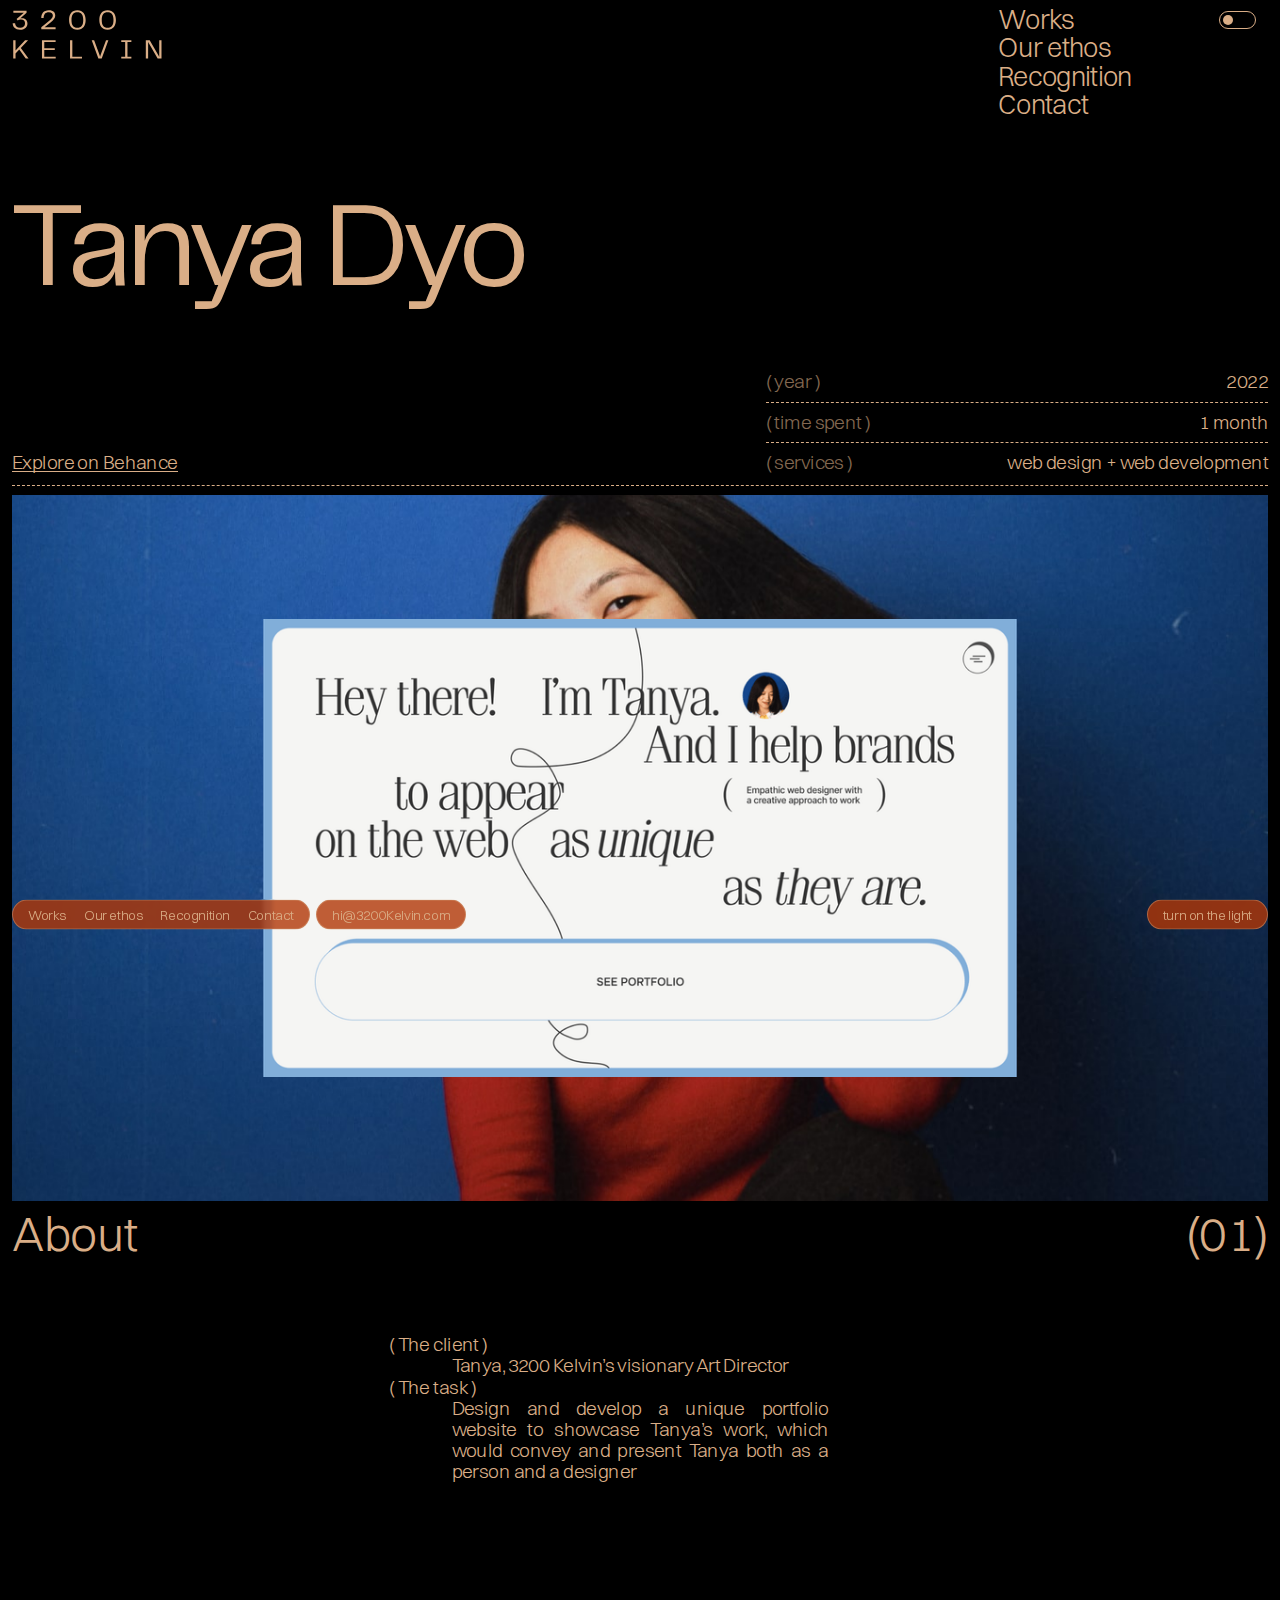
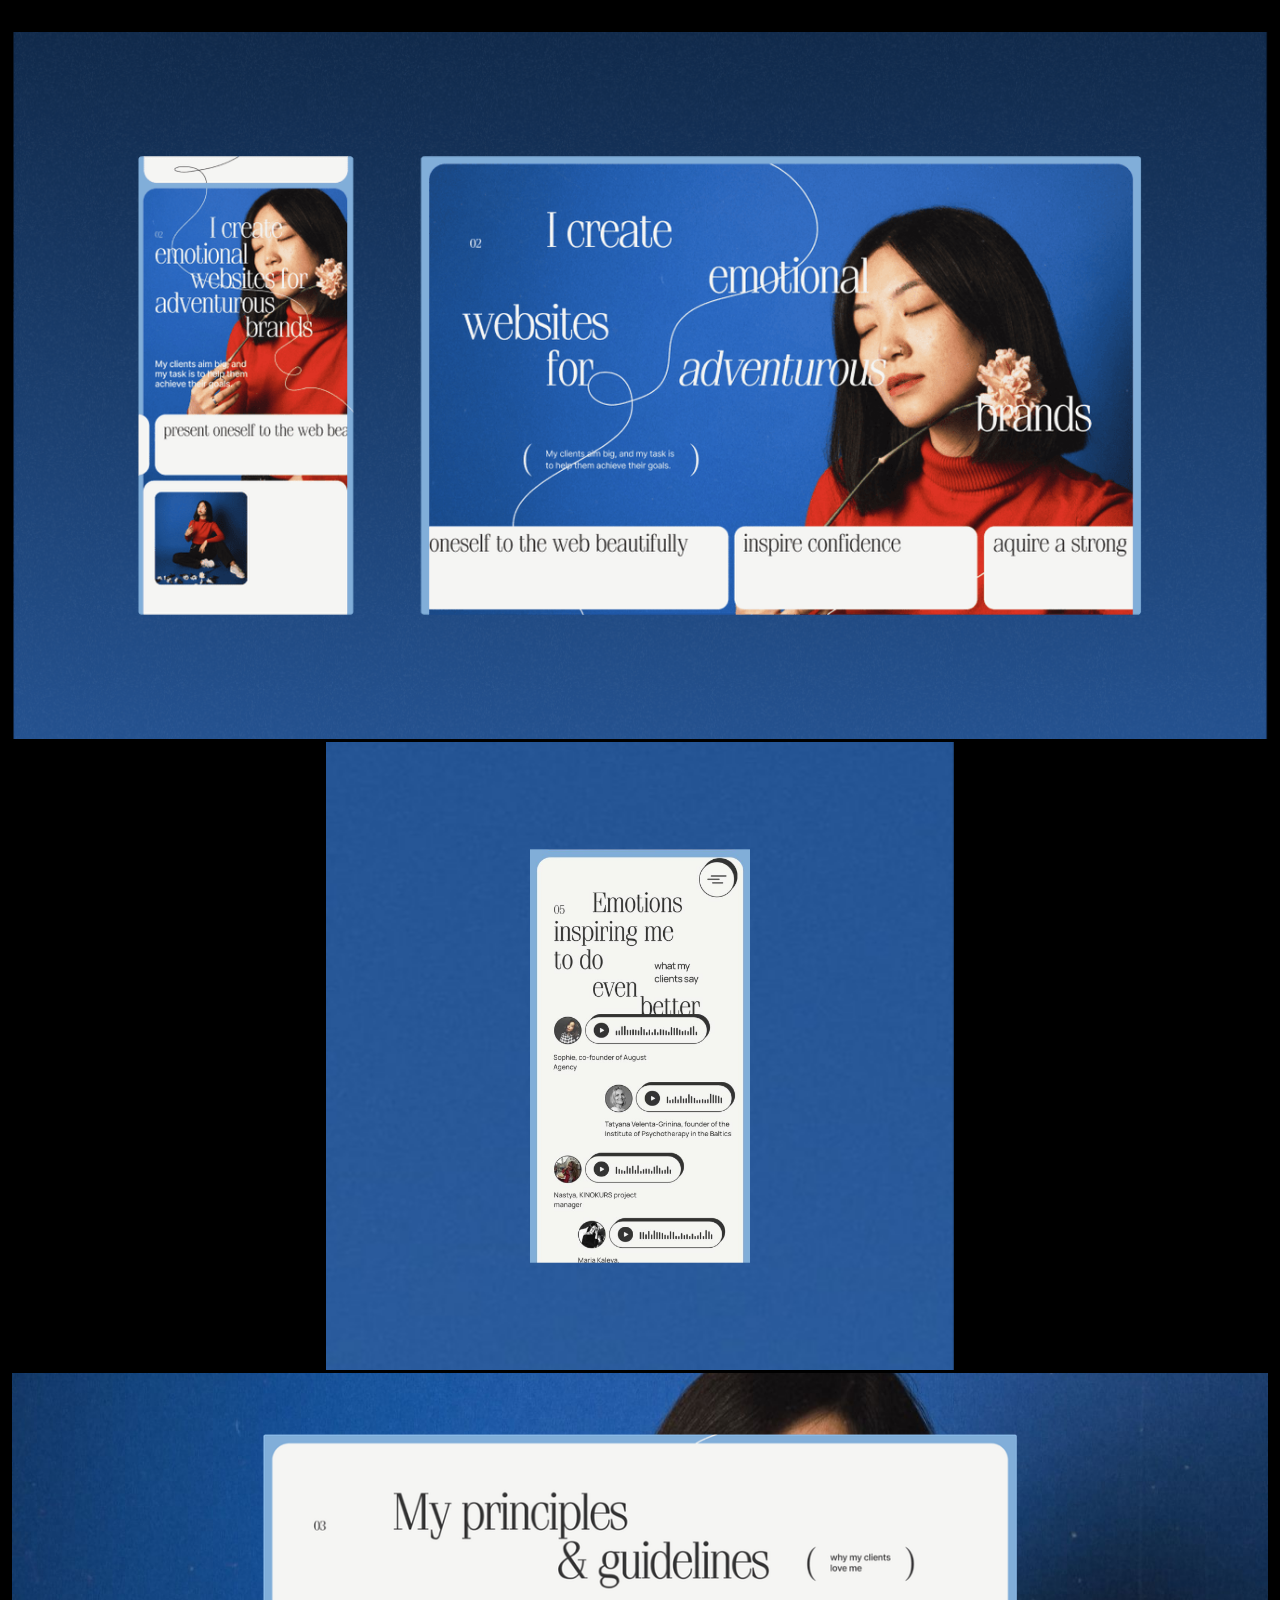
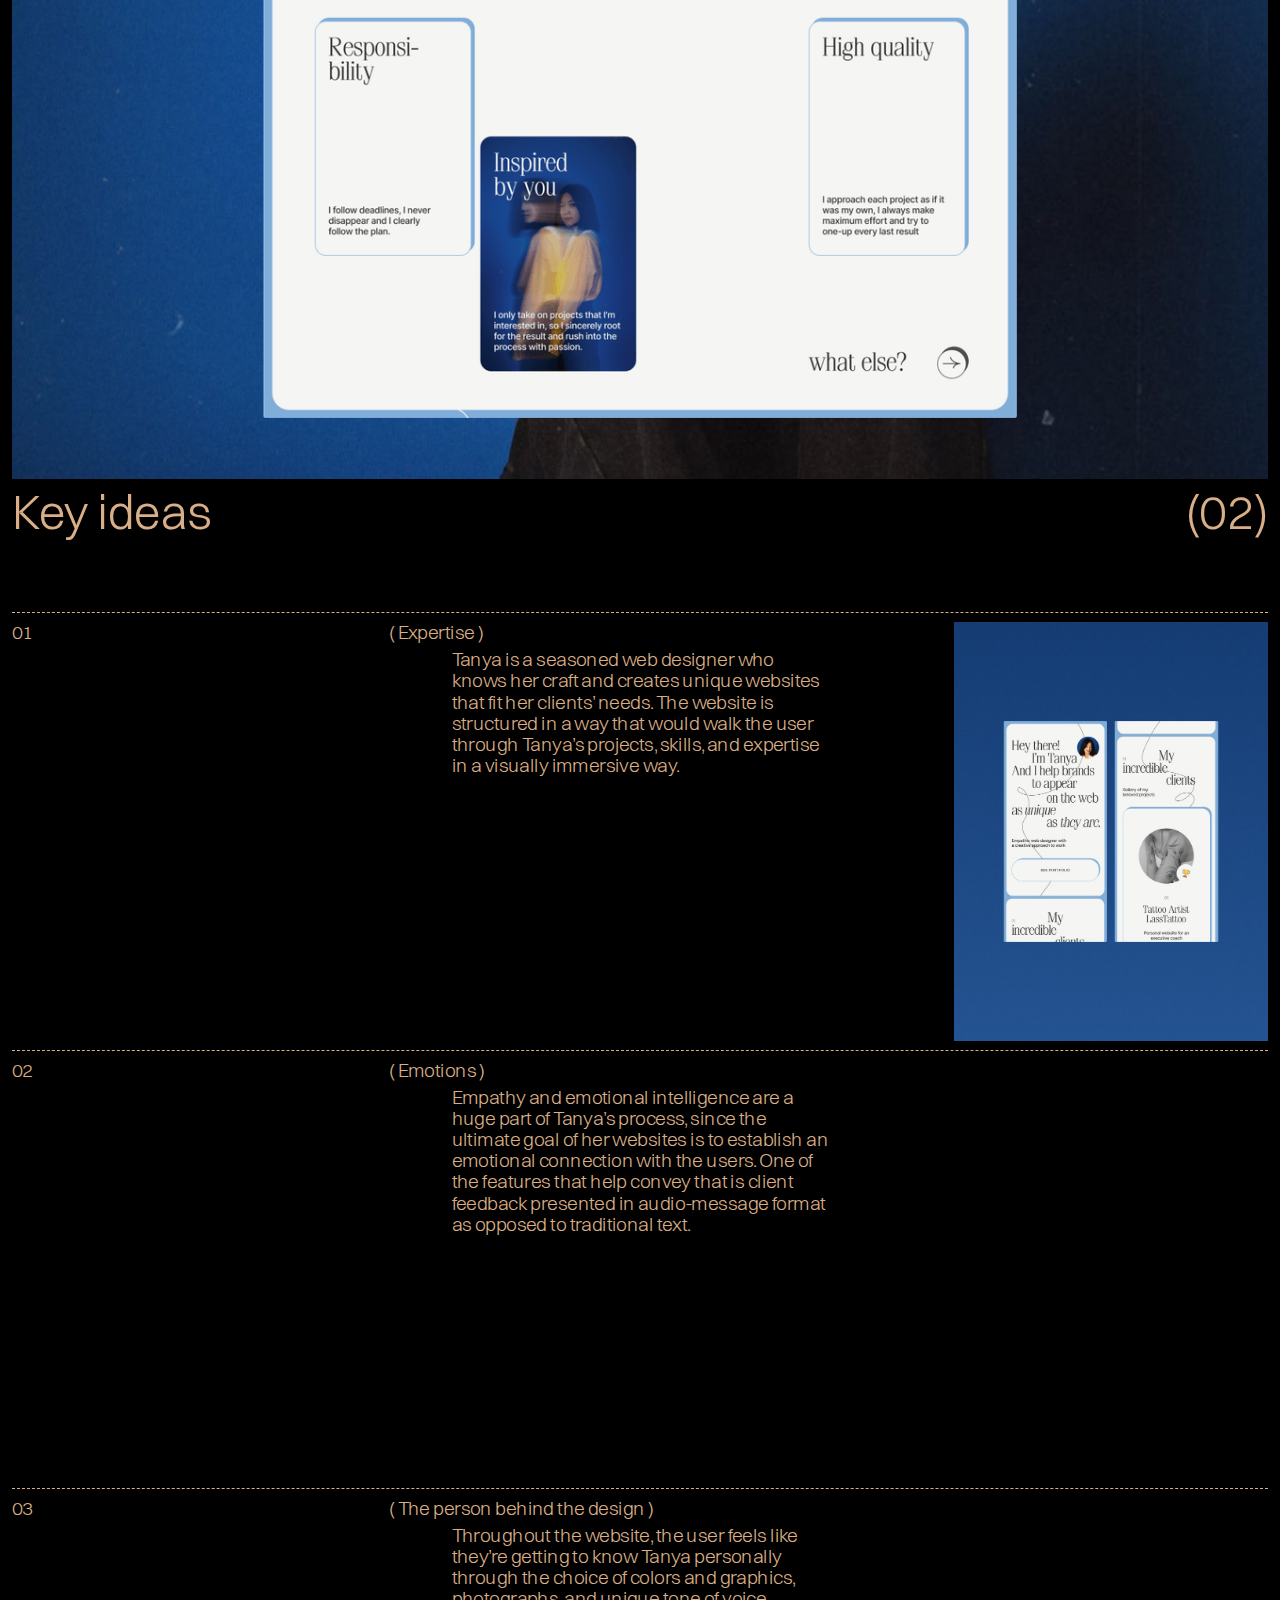
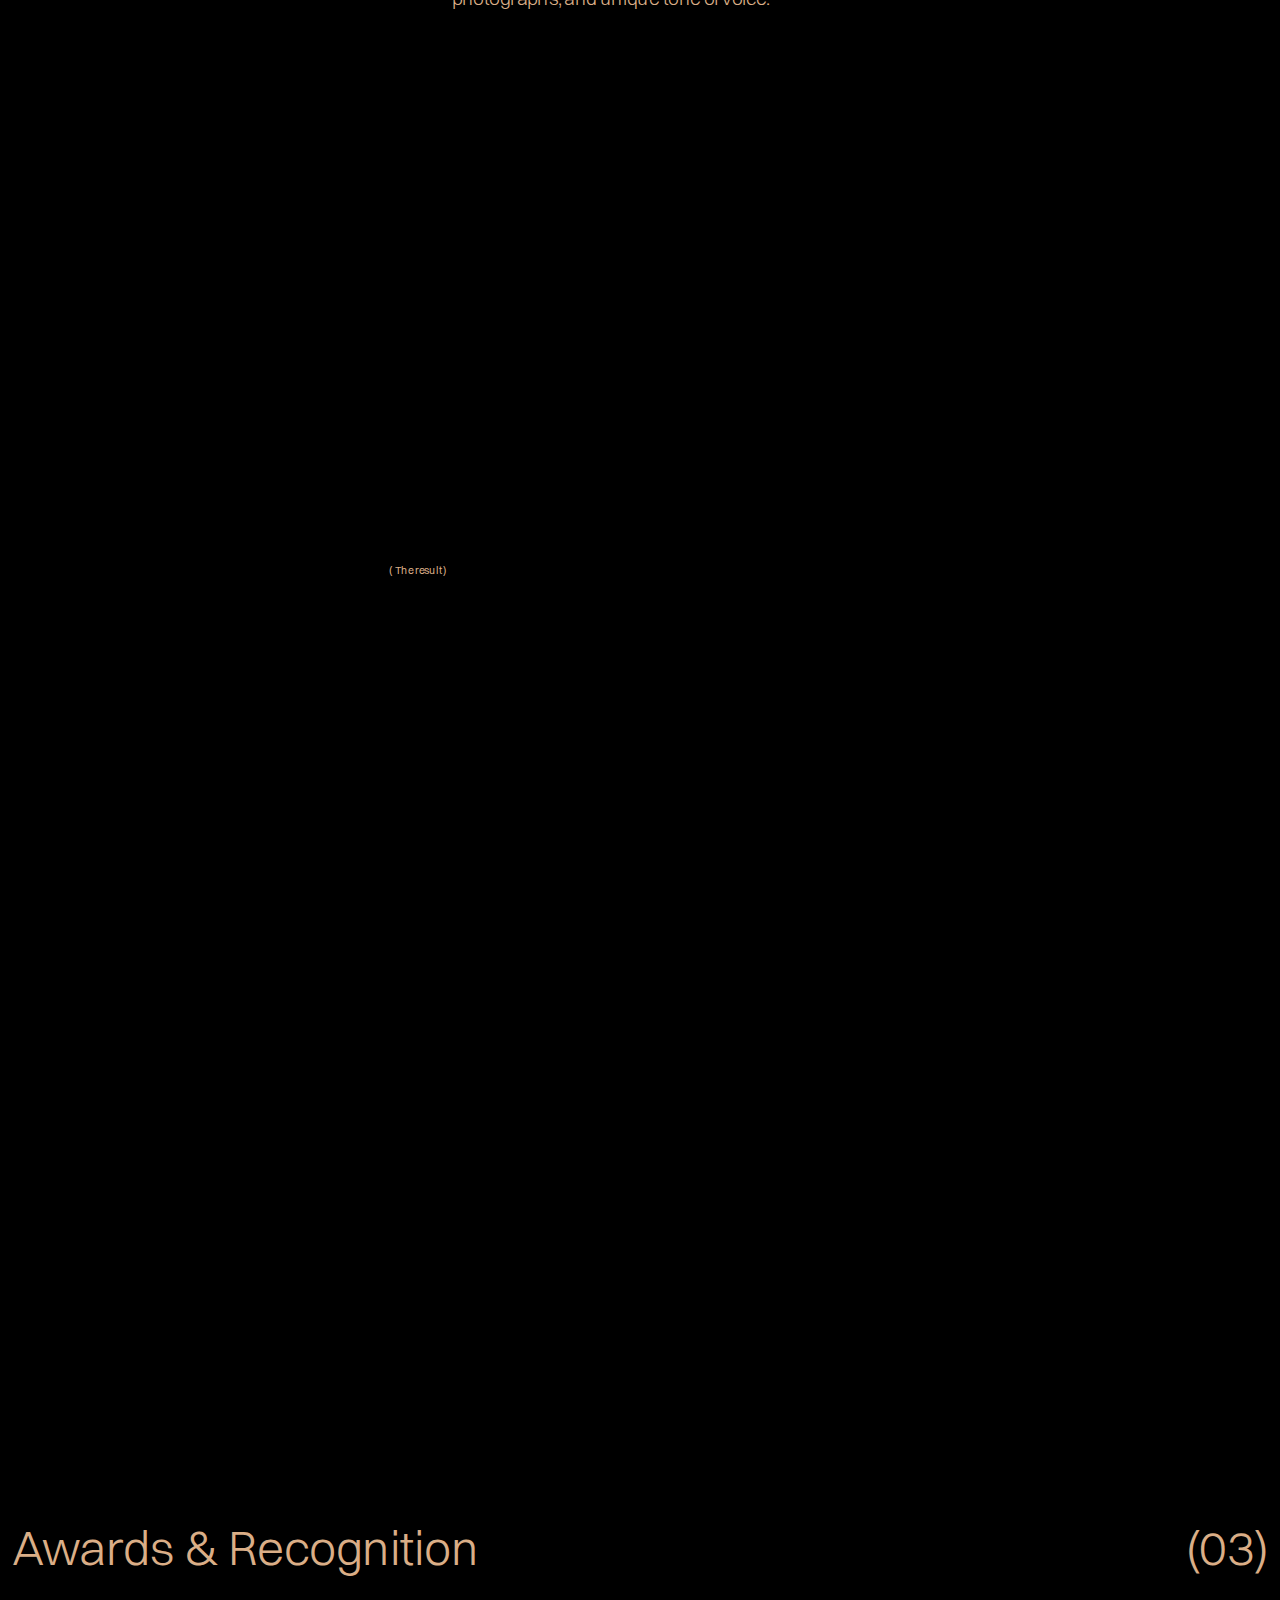
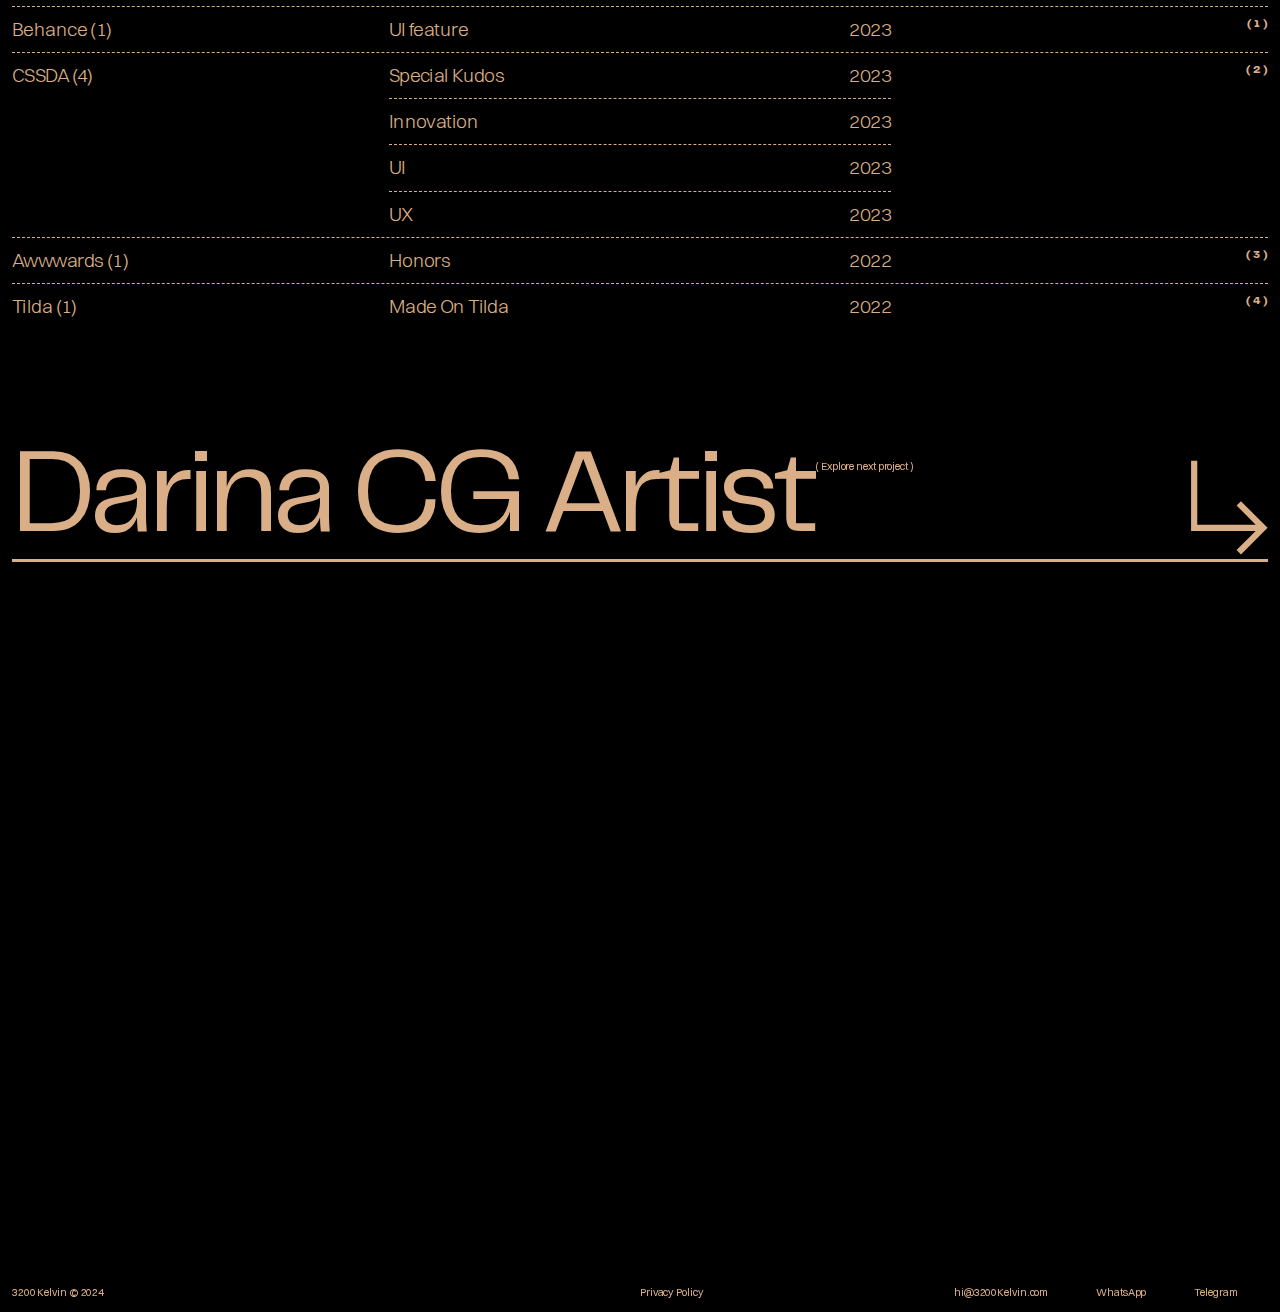
<file: tanya-dyo.html>
﻿<!DOCTYPE html><!-- Last Published: Mon Feb 10 2025 11:22:34 GMT+0000 (Coordinated Universal Time) --><html data-wf-domain="www.3200kelvin.com" data-wf-page="67227e36eddb8eec1610f604" data-wf-site="66584d3d01cef2201804cc46"><head><meta charset="utf-8"><title>3200 Kelvin case — Web Designer Tanya Dyo</title><meta content="Authentic web design portfolio | Creative Web Design and Development" name="description"><meta content="3200 Kelvin case — Web Designer Tanya Dyo" property="og:title"><meta content="Authentic web design portfolio | Creative Web Design and Development" property="og:description"><meta content="https://cdn.prod.website-files.com/66584d3d01cef2201804cc46/6787accc365843d1226fe514_Frame%202087325551-2.png" property="og:image"><meta content="3200 Kelvin case — Web Designer Tanya Dyo" property="twitter:title"><meta content="Authentic web design portfolio | Creative Web Design and Development" property="twitter:description"><meta content="https://cdn.prod.website-files.com/66584d3d01cef2201804cc46/6787accc365843d1226fe514_Frame%202087325551-2.png" property="twitter:image"><meta property="og:type" content="website"><meta content="summary_large_image" name="twitter:card"><meta content="width=device-width, initial-scale=1" name="viewport"><link href="66584d3d01cef2201804cc46/css/3200k.webflow.e996365f0.css" rel="stylesheet" type="text/css"><script type="text/javascript">!function(o,c){var n=c.documentElement,t=" w-mod-";n.className+=t+"js",("ontouchstart"in o||o.DocumentTouch&&c instanceof DocumentTouch)&&(n.className+=t+"touch")}(window,document);</script><link href="66584d3d01cef2201804cc46/673dece5b08460c8aecff023_fav.png" rel="shortcut icon" type="image/x-icon"><link href="66584d3d01cef2201804cc46/673e1105d60485583b3a1f75_web.png" rel="apple-touch-icon"><meta property="og:image" content="https://cdn.prod.website-files.com/66584d3d01cef2201804cc46/673e1105d60485583b3a1f75_web.png">
<meta name="format-detection" content="telephone=no">

<!--
<link rel="stylesheet" href="http://127.0.0.1:5500/dist/themes.css">
<script src="http://127.0.0.1:5500/dist/themes.js"></script>
 -->

<!-- COLOR THEMES AND LOAD GLIMPSE -->
<style>
.before-load body{opacity:0}
[data-theme=light]{--text: var(--text-light);--bg: var(--bg-light);--bg-transparent: var(--bg-transparent-light);--form-text: var(--form-text-light);--form-inputs: var(--form-inputs-light);--form-bg: var(--form-bg-light);--gradient: var(--gradient-light);--menu-bg-transparent: var(--menu-bg-transparent-light);--videos-bg: var(--videos-bg-light)}

</style>
<script>
(()=>{"use strict";document.documentElement.classList.add("before-load"),(()=>{const e=function(){const e=localStorage.getItem("theme");return e||"dark"}();document.documentElement.dataset.theme=e})()})();
  
</script>

<!-- FONT SIZES -->
<style>
:root {
    --font-size: var(--font-size-desk, .926vw);
}
body {
    font-size: max(var(--font-size), 0.75rem) !important;
}

@media screen and (max-width: 991px) {
    :root {
        --font-size: var(--font-size-tablet, 1.6vw);
    }
}
@media screen and (max-width: 767px) {
    :root {
        --font-size: var(--font-size-mobile-l, 2.8vw);
    }
}
@media screen and (max-width: 479px) {
    :root {
        --font-size: var(--font-size-mobile, 4.1vw);
    }
}
</style></head><body data-barba="wrapper" class="body"><div class="navigations"><div id="w-node-acf445df-8f29-0aa2-ad59-8f744bfde3aa-4bfde3aa" class="top-navbar"><div id="w-node-acf445df-8f29-0aa2-ad59-8f744bfde3ab-4bfde3aa" class="mobile-menu"><a data-trigger="menu" href="#" class="menu-item w-inline-block"><div id="w-node-acf445df-8f29-0aa2-ad59-8f744bfde3ad-4bfde3aa" class="text-menu">Menu</div></a><a href="mailto:hi@3200Kelvin.com" class="menu-item w-inline-block"><div id="w-node-acf445df-8f29-0aa2-ad59-8f744bfde3b0-4bfde3aa" class="text-menu">hi@3200Kelvin.com</div></a></div><div class="switcher__wrapper"><a data-trigger="themes" href="#" class="switcher__border w-inline-block"><div class="switcher__knob-container"><div class="switcher__knob"></div></div></a></div></div><section class="bottom-navbar"><div class="down-menu"><div class="left-menu-group"><div class="menu-item"><a data-hover="scrabmle" id="w-node-_129eccb9-5827-7b9b-f64e-97942f4fa64c-2f4fa648" href="index.htm#works" class="text-menu">Works</a><a data-hover="scrabmle" id="w-node-_129eccb9-5827-7b9b-f64e-97942f4fa64e-2f4fa648" href="index.htm#our-ethos" class="text-menu">Our ethos</a><a data-hover="scrabmle" id="w-node-_129eccb9-5827-7b9b-f64e-97942f4fa650-2f4fa648" href="index.htm#recognition" class="text-menu">Recognition</a><a data-hover="scrabmle" id="w-node-_129eccb9-5827-7b9b-f64e-97942f4fa652-2f4fa648" href="index.htm#contact" class="text-menu">Contact</a></div><a data-hover="scrabmle" href="mailto:hi@3200Kelvin.com" class="menu-item w-inline-block"><div id="w-node-_129eccb9-5827-7b9b-f64e-97942f4fa655-2f4fa648" class="text-menu">hi@3200Kelvin.com</div></a></div><a data-trigger="themes" href="#" class="menu-item w-inline-block"><div id="w-node-_129eccb9-5827-7b9b-f64e-97942f4fa658-2f4fa648" class="text-menu no-hover">turn on the light</div></a></div></section></div><main id="smooth-content" data-barba="container" class="main"><section class="case_main-hero"><div class="w-layout-grid hero-top-menu"><div id="w-node-_01576463-fab7-c267-ad8d-68c47b9d7e08-7b9d7e07" class="logo-wraper"><a id="w-node-_01576463-fab7-c267-ad8d-68c47b9d7e09-7b9d7e07" href="index.htm" class="logo w-inline-block"><div class="logo-image w-embed"><svg width="100%" height="100%" viewbox="0 0 195 64" fill="none" xmlns="http://www.w3.org/2000/svg">
<path d="M3.99172 17.2135C4.09987 20.4579 6.29886 23.1255 10.4805 23.1255C14.6983 23.1255 16.9333 21.1428 16.9333 17.3577C16.9333 14.2935 15.2029 12.2388 11.8143 12.2388C9.97584 12.2388 8.75018 12.7074 7.38032 13.6086L5.93837 11.698L15.3832 3.47887H1.75669V1.02754H18.916V3.47887L10.6608 10.9049C11.2015 10.7608 11.9946 10.5805 13.1121 10.5805C16.6449 10.5805 20.0695 12.8155 20.0695 17.4298C20.0695 21.4312 17.5461 25.6129 10.4084 25.6129C4.09987 25.6129 0.963615 21.9359 0.855469 17.2135H3.99172Z" fill="CurrentColor"></path>
<path d="M38.0698 25.0001V22.5487L49.9659 12.5632C52.3091 10.5805 53.0661 9.2467 53.0661 7.15586C53.0661 4.70453 51.516 2.86604 47.9472 2.86604C43.1887 2.86604 41.206 5.6418 41.1339 10.5445H38.0337C38.1419 5.06502 40.7013 0.378662 47.9111 0.378662C53.9674 0.378662 56.2024 3.62306 56.2024 7.11981C56.2024 10.2561 54.436 12.4911 50.4706 15.7716L42.3596 22.5487H56.671V25.0001H38.0698Z" fill="CurrentColor"></path>
<path d="M84.9728 25.6129C77.4746 25.6129 74.1942 20.2416 74.1942 12.9958C74.1942 5.8581 77.4746 0.378662 84.9728 0.378662C92.4349 0.378662 95.7514 5.89415 95.7514 12.9958C95.7514 20.2056 92.4349 25.6129 84.9728 25.6129ZM77.3304 12.9958C77.3304 19.7369 79.6736 23.1255 84.9728 23.1255C90.2359 23.1255 92.6152 19.7369 92.6152 12.9958C92.6152 6.25464 90.2359 2.86604 84.9728 2.86604C79.6736 2.86604 77.3304 6.25464 77.3304 12.9958Z" fill="CurrentColor"></path>
<path d="M124.317 25.6129C116.819 25.6129 113.538 20.2416 113.538 12.9958C113.538 5.8581 116.819 0.378662 124.317 0.378662C131.779 0.378662 135.095 5.89415 135.095 12.9958C135.095 20.2056 131.779 25.6129 124.317 25.6129ZM116.674 12.9958C116.674 19.7369 119.018 23.1255 124.317 23.1255C129.58 23.1255 131.959 19.7369 131.959 12.9958C131.959 6.25464 129.58 2.86604 124.317 2.86604C119.018 2.86604 116.674 6.25464 116.674 12.9958Z" fill="CurrentColor"></path>
<path d="M1.58164 63.1522V39.1797H4.5737V52.8062L16.9745 39.1797H20.9039L11.423 49.3455L21.4806 63.0081V63.1522H17.8397L9.40425 51.4724L4.5737 56.6634V63.1522H1.58164Z" fill="CurrentColor"></path>
<path d="M41.9463 52.0131V60.737H56.7984V63.1522H38.9542V39.1797H56.6903V41.595H41.9463V49.6339H55.6088V52.0131H41.9463Z" fill="CurrentColor"></path>
<path d="M75.4467 63.1522V39.1797H78.4388V60.737H90.9838V63.1522H75.4467Z" fill="CurrentColor"></path>
<path d="M112.312 63.1522L103.624 39.1797H106.76L113.465 57.6728C113.862 58.7182 114.222 59.7997 114.511 60.8451C114.799 59.7997 115.16 58.7182 115.52 57.6728L122.261 39.1797H125.289L116.638 63.1522H112.312Z" fill="CurrentColor"></path>
<path d="M142.047 63.1522V60.737H147.13V41.595H142.047V39.1797H155.205V41.595H150.122V60.737H155.205V63.1522H142.047Z" fill="CurrentColor"></path>
<path d="M191.423 61.0975V39.1797H194.379V63.1522H189.369L178.482 44.3347C177.869 43.1811 177.328 42.1357 176.968 41.1985V63.1522H173.976V39.1797H179.023L189.909 58.0333C190.378 58.8624 190.919 60.052 191.423 61.0975Z" fill="CurrentColor"></path>
</svg></div></a></div><div id="w-node-_467c9428-70f2-b99c-f9d6-1c4c21856e90-7b9d7e07" class="desktop__menu-items"><a data-hover="scrabmle" id="w-node-_9dfab9be-6160-5281-0a82-30e3249abbf0-7b9d7e07" href="index.htm#works" class="desktop__menu-item">Works</a><a data-hover="scrabmle" id="w-node-_9dfab9be-6160-5281-0a82-30e3249abbf2-7b9d7e07" href="index.htm#our-ethos" class="desktop__menu-item">Our ethos</a><a data-hover="scrabmle" id="w-node-_9dfab9be-6160-5281-0a82-30e3249abbf4-7b9d7e07" href="index.htm#recognition" class="desktop__menu-item">Recognition</a><a data-hover="scrabmle" id="w-node-_9dfab9be-6160-5281-0a82-30e3249abbf6-7b9d7e07" href="index.htm#contact" class="desktop__menu-item">Contact</a></div></div><a data-hover="case-link" href="https://dyotanya.com/en" target="_blank" class="case_title w-inline-block"><h1 class="heading heading_case_page">Tanya Dyo</h1></a><section class="case_hero"><div class="case-title_credits-wraper"><div id="w-node-b7260dcd-6d2a-286d-e60f-0de018184a9b-1610f604" class="case_title_link-wraper"><a data-animation="underline_1" href="https://www.behance.net/gallery/183920717/Web-Designer-Portfolio-Website" target="_blank" class="text-m case_link">Explore on Behance</a><a data-wf--case-link--variant="website" href="https://dyotanya.com/en" target="_blank" class="case-title__link w-variant-b3f7bc3f-422c-cf76-61e1-63e467581acc w-inline-block"><p>Visit live website</p><div class="case-title__link-arrow w-variant-b3f7bc3f-422c-cf76-61e1-63e467581acc w-embed"><svg width="8" height="8" viewbox="0 0 8 8" fill="none" xmlns="http://www.w3.org/2000/svg">
<path fill-rule="evenodd" clip-rule="evenodd" d="M1.00004 0.5H7.50004V7H6.50004V2.20711L1.35359 7.35355L0.646484 6.64645L5.79293 1.5H1.00004V0.5Z" fill="currentColor"></path>
</svg></div></a><a data-wf--case-link--variant="base" href="https://www.behance.net/gallery/183920717/Web-Designer-Portfolio-Website" target="_blank" class="case-title__link w-inline-block"><p>Explore on Behance</p><div class="case-title__link-arrow w-embed"><svg width="8" height="8" viewbox="0 0 8 8" fill="none" xmlns="http://www.w3.org/2000/svg">
<path fill-rule="evenodd" clip-rule="evenodd" d="M1.00004 0.5H7.50004V7H6.50004V2.20711L1.35359 7.35355L0.646484 6.64645L5.79293 1.5H1.00004V0.5Z" fill="currentColor"></path>
</svg></div></a></div><div id="w-node-ddc92ec3-58c2-8668-e990-d766f4f7fc93-1610f604" class="case_title_credits"><div class="case_credit"><div class="text-m opacity_60">( year )</div><div class="text-m">2022</div></div><div class="case_credit"><div class="text-m opacity_60">( time spent )</div><div class="text-m">1 month</div></div><div class="case_credit case_credit_last"><div class="text-m opacity_60">( services )</div><div class="text-m">web design + web development</div></div></div></div><div data-w-id="714c4431-35ab-b40e-1f4d-d71eea3b6963" class="photo-wraper_parallax"><img src="66584d3d01cef2201804cc46/67251936af5a616af56852a3_Rectangle%20199-min%20%281%29.jpg" loading="lazy" sizes="(max-width: 479px) 100vw, (max-width: 767px) 96vw, (max-width: 991px) 97vw, 100vw" srcset="66584d3d01cef2201804cc46/67251936af5a616af56852a3_Rectangle%20199-min%20%281%29-p-500.jpg 500w, 66584d3d01cef2201804cc46/67251936af5a616af56852a3_Rectangle%20199-min%20%281%29-p-800.jpg 800w, 66584d3d01cef2201804cc46/67251936af5a616af56852a3_Rectangle%20199-min%20%281%29-p-1080.jpg 1080w, 66584d3d01cef2201804cc46/67251936af5a616af56852a3_Rectangle%20199-min%20%281%29.jpg 1440w" alt="" class="bg-photo"><div class="content_wraper"><img src="66584d3d01cef2201804cc46/672280bfb586e863453c85bf_image%2079-min.png" loading="lazy" sizes="(max-width: 479px) 65vw, (max-width: 767px) 57vw, (max-width: 991px) 58vw, 60vw" srcset="66584d3d01cef2201804cc46/672280bfb586e863453c85bf_image%2079-min-p-500.png 500w, 66584d3d01cef2201804cc46/672280bfb586e863453c85bf_image%2079-min-p-800.png 800w, 66584d3d01cef2201804cc46/672280bfb586e863453c85bf_image%2079-min.png 1381w" alt="" class="image-case"></div></div></section></section><section class="case_about"><div class="case_header-wraper"><h2 class="text-xl">About</h2><h2 class="text-xl">(01)</h2></div><div class="case_about_grid"><div id="w-node-_225fbce9-ac48-7bb7-6cd5-9d848242f979-1610f604" class="case_about_content"><div class="case_about_paragraph-wraper"><div id="w-node-b048303c-3743-9810-79b9-237de9ea8ea2-1610f604" class="text-m">( The client )</div><div id="w-node-f97a7bef-3fbb-f7d1-8397-ee96e6aeda5e-1610f604" class="case_about_paragraph_grid"><div id="w-node-_27a3cec4-1640-9161-b6ff-35099edbda5f-1610f604" class="case_about_paragraph"><div id="w-node-_999f4fee-a718-0aee-4530-3a3bf794ef0f-1610f604" class="text-m">Tanya, 3200 Kelvin’s visionary Art Director</div></div></div></div><div class="case_about_paragraph-wraper"><div id="w-node-_82110207-cd7d-b830-8fa5-c86e6f7a0ca4-1610f604" class="text-m">( The task )</div><div id="w-node-_82110207-cd7d-b830-8fa5-c86e6f7a0ca6-1610f604" class="case_about_paragraph_grid"><div id="w-node-_82110207-cd7d-b830-8fa5-c86e6f7a0ca7-1610f604" class="case_about_paragraph"><div id="w-node-_82110207-cd7d-b830-8fa5-c86e6f7a0ca8-1610f604" class="text-m">Design and develop a unique portfolio website to showcase Tanya’s work, which would convey and present Tanya both as a person and a designer</div></div></div></div></div></div></section><section class="section_photo-wraper"><div data-w-id="48e5e9ab-2ec5-b9a9-1881-6a3c315f18b1" class="photo-wraper_parallax"><img src="66584d3d01cef2201804cc46/67251c8bc636210398cffdd5_bg%201-min%20%285%29.png" loading="lazy" sizes="(max-width: 479px) 100vw, (max-width: 767px) 96vw, (max-width: 991px) 97vw, 100vw" srcset="66584d3d01cef2201804cc46/67251c8bc636210398cffdd5_bg%201-min%20%285%29-p-500.png 500w, 66584d3d01cef2201804cc46/67251c8bc636210398cffdd5_bg%201-min%20%285%29-p-800.png 800w, 66584d3d01cef2201804cc46/67251c8bc636210398cffdd5_bg%201-min%20%285%29-p-1080.png 1080w, 66584d3d01cef2201804cc46/67251c8bc636210398cffdd5_bg%201-min%20%285%29.png 1272w" alt="" class="bg-photo"><div class="content_wraper content_wraper_large"><img src="66584d3d01cef2201804cc46/672519feca82441bc03a409a_Group%20474-min%20%282%29.png" loading="lazy" sizes="(max-width: 479px) 75vw, (max-width: 991px) 77vw, 80vw" srcset="66584d3d01cef2201804cc46/672519feca82441bc03a409a_Group%20474-min%20%282%29-p-500.png 500w, 66584d3d01cef2201804cc46/672519feca82441bc03a409a_Group%20474-min%20%282%29-p-800.png 800w, 66584d3d01cef2201804cc46/672519feca82441bc03a409a_Group%20474-min%20%282%29-p-1080.png 1080w, 66584d3d01cef2201804cc46/672519feca82441bc03a409a_Group%20474-min%20%282%29.png 1094w" alt="" class="image-case"></div></div><div class="photo_grid_wraper"><div id="w-node-a3128c6d-a19a-d6d0-9873-2079132c3041-1610f604" data-w-id="a3128c6d-a19a-d6d0-9873-2079132c3041" class="photo-wraper_parallax square"><div class="content_wraper content_wraper_mobile"><img src="66584d3d01cef2201804cc46/6722804ed2ac4eb3680b6a92_telegram-cloud-photo-size-2-5260735519535516902-y%203.png" loading="lazy" alt="" class="image-case"></div><img src="66584d3d01cef2201804cc46/672519978c66dffe8c158523_bg%202-min%20%281%29.jpg" loading="lazy" sizes="(max-width: 479px) 100vw, (max-width: 767px) 96vw, (max-width: 991px) 24vw, 25vw" srcset="66584d3d01cef2201804cc46/672519978c66dffe8c158523_bg%202-min%20%281%29-p-500.jpg 500w, 66584d3d01cef2201804cc46/672519978c66dffe8c158523_bg%202-min%20%281%29.jpg 636w" alt="" class="bg-photo"></div></div><div class="photo-wraper_parallax"><img src="66584d3d01cef2201804cc46/672519c3ba9bf210708a612d_bg%203-min%20%282%29.jpg" loading="lazy" sizes="(max-width: 479px) 100vw, (max-width: 767px) 96vw, (max-width: 991px) 97vw, 100vw" srcset="66584d3d01cef2201804cc46/672519c3ba9bf210708a612d_bg%203-min%20%282%29-p-500.jpg 500w, 66584d3d01cef2201804cc46/672519c3ba9bf210708a612d_bg%203-min%20%282%29-p-800.jpg 800w, 66584d3d01cef2201804cc46/672519c3ba9bf210708a612d_bg%203-min%20%282%29-p-1080.jpg 1080w, 66584d3d01cef2201804cc46/672519c3ba9bf210708a612d_bg%203-min%20%282%29-p-1600.jpg 1600w, 66584d3d01cef2201804cc46/672519c3ba9bf210708a612d_bg%203-min%20%282%29.jpg 1696w" alt="" class="bg-photo"><div class="content_wraper"><img src="66584d3d01cef2201804cc46/672282d538878a5cc6ad2bbb_image%2079-min%20%281%29.png" loading="lazy" sizes="(max-width: 479px) 65vw, (max-width: 767px) 57vw, (max-width: 991px) 58vw, 60vw" srcset="66584d3d01cef2201804cc46/672282d538878a5cc6ad2bbb_image%2079-min%20%281%29-p-500.png 500w, 66584d3d01cef2201804cc46/672282d538878a5cc6ad2bbb_image%2079-min%20%281%29-p-800.png 800w, 66584d3d01cef2201804cc46/672282d538878a5cc6ad2bbb_image%2079-min%20%281%29-p-1080.png 1080w, 66584d3d01cef2201804cc46/672282d538878a5cc6ad2bbb_image%2079-min%20%281%29.png 1453w" alt="" class="image-case"></div></div></section><section class="case_key-ideas"><div class="case_header-wraper case_sticky"><h2 class="text-xl">Key ideas</h2><h2 class="text-xl">(02)</h2></div><div class="case_key_content"><div class="key_sticky"><div id="w-node-_6f0c728f-aea7-80c6-e2c7-06ffb032ce04-1610f604" class="text-m">01</div><div id="w-node-_02e40323-63d9-e310-72d7-aad600e47edd-1610f604" class="key_sticky_text"><div id="w-node-f0158a54-3b18-a5a5-9de6-fd15b637b4b5-1610f604" class="text-m">( Expertise )</div><div id="w-node-_5e7138ad-6aa0-2f28-2b38-ab82e40cd431-1610f604" class="key_stycky_descr"><div id="w-node-_36df0989-0517-72b4-f65a-156c7e1e8ab5-1610f604" class="text-m">Tanya is a seasoned web designer who knows her craft and creates unique websites that fit her clients’ needs. The website is structured in a way that would walk the user through Tanya’s projects, skills, and expertise in a visually immersive way.</div></div></div><img src="66584d3d01cef2201804cc46/6722907bbb9c9dd365a891ca_1-min%20%2813%29.jpg" loading="lazy" id="w-node-_95e2c76a-b85f-b586-62b6-df5b12f4d525-1610f604" alt="" class="key-ideas_image"></div><div class="key_sticky key_sticky_2"><div id="w-node-_3264c836-1845-7579-9f94-562de3ff1e44-1610f604" class="text-m">02</div><div id="w-node-_3264c836-1845-7579-9f94-562de3ff1e46-1610f604" class="key_sticky_text"><div id="w-node-_3264c836-1845-7579-9f94-562de3ff1e47-1610f604" class="text-m">( Emotions )</div><div id="w-node-_3264c836-1845-7579-9f94-562de3ff1e49-1610f604" class="key_stycky_descr"><div id="w-node-_3264c836-1845-7579-9f94-562de3ff1e4a-1610f604" class="text-m">Empathy and emotional intelligence are a huge part of Tanya’s process, since the ultimate goal of her websites is to establish an emotional connection with the users. One of the features that help convey that is client feedback presented in audio-message format as opposed to traditional text.</div></div></div><img src="66584d3d01cef2201804cc46/672290791d4f8e7a8c846e17_2-min%20%284%29.jpg" loading="lazy" id="w-node-_3264c836-1845-7579-9f94-562de3ff1e4c-1610f604" alt="" class="key-ideas_image"></div><div class="key_sticky key_sticky_3"><div id="w-node-_07d2f3d5-a4a0-611b-5e87-3b73d4382b54-1610f604" class="text-m">03</div><div id="w-node-_07d2f3d5-a4a0-611b-5e87-3b73d4382b56-1610f604" class="key_sticky_text"><div id="w-node-_07d2f3d5-a4a0-611b-5e87-3b73d4382b57-1610f604" class="text-m">( The person behind the design )</div><div id="w-node-_07d2f3d5-a4a0-611b-5e87-3b73d4382b59-1610f604" class="key_stycky_descr"><div id="w-node-_07d2f3d5-a4a0-611b-5e87-3b73d4382b5a-1610f604" class="text-m">Throughout the website, the user feels like they’re getting to know Tanya personally through the choice of colors and graphics, photographs, and unique tone of voice.</div></div></div><img src="66584d3d01cef2201804cc46/67229076ff5cbe5c474c5350_3-min%20%285%29.jpg" loading="lazy" id="w-node-_07d2f3d5-a4a0-611b-5e87-3b73d4382b5c-1610f604" alt="" class="key-ideas_image"></div><div class="key_sticky_padding"></div></div></section><section class="section_points-animation case"><div class="small-header-block"><div development="development" id="w-node-_9f154876-3857-1f6d-cf82-6b13977cb4df-1610f604" class="text-s">( The result )</div></div><div class="long-description"><div id="w-node-_3af23352-0628-af6c-9460-b24d2e3e659e-1610f604" class="text-xl">The website actively attracts both local and international clients, while the case study of this project got featured in the expert <a href="https://www.behance.net/gallery/183920717/Web-Designer-Portfolio-Website" data-trigger="twinkler-awards" data-animation="underline" target="_blank" class="case_award_link">UI selection</a> of Behance </div></div><div class="grid-animation__wrapper"><div class="grid-animation2"><div class="grid-labels"><p class="grid-labels__label">2926.85°C</p><p class="grid-labels__label grid-labels__label-center">3200 K</p><p class="grid-labels__label">5300.33°F</p></div><div data-mask-size="45%" data-animation="twinkler" data-mask-url="https://cdn.prod.website-files.com/66584d3d01cef2201804cc46/6731f3e7d9239ed66fb697c3_be.png" data-mask-position="center center" data-animation-id="awards" class="twinkle-container"></div></div></div></section><section class="section_case_awards"><div class="case_header-wraper"><div class="case_award_header-wraper"><h2 class="text-xl">Awards &amp; Recognition</h2></div><h2 class="text-xl">(03)</h2></div><div class="case_awards"><div class="case_award"><div id="w-node-_6917f24f-266c-6ff6-b678-7b0ae2b64cb6-1610f604" class="case_award_title"><div id="w-node-_6917f24f-266c-6ff6-b678-7b0ae2b64cb7-1610f604" class="text-m">Behance (1)</div></div><div id="w-node-_6917f24f-266c-6ff6-b678-7b0ae2b64cb9-1610f604" class="case_award_list"><div data-animation="award-blob" id="w-node-fdee59cc-6f07-576e-14f5-230acbb2f84b-cbb2f84b" data-wf--case-award-entry--variant="first" class="case_award_nomination w-variant-45262d46-5a20-363e-6f83-06d7afadb386"><div id="w-node-fdee59cc-6f07-576e-14f5-230acbb2f84c-cbb2f84b" class="text-m">UI feature</div><div id="w-node-fdee59cc-6f07-576e-14f5-230acbb2f84e-cbb2f84b" class="text-m">2023</div><img src="66584d3d01cef2201804cc46/67373d5ff0ff43d64b3f0301_tanya_ui_behance-min%20%281%29.jpg" loading="lazy" id="w-node-_7db2cdf9-9660-daba-afd0-bf482ef34a72-cbb2f84b" alt="" class="awards-item__image"></div></div><div id="w-node-_6917f24f-266c-6ff6-b678-7b0ae2b64cbf-1610f604" class="case_award_number"><div development="development" id="w-node-_6917f24f-266c-6ff6-b678-7b0ae2b64cc0-1610f604" class="text-s pp-telegraph">( 1 )</div></div></div><div class="case_award"><div id="w-node-_804b5b19-d1f1-9520-aca5-d9c6d36cba50-1610f604" class="case_award_title"><div id="w-node-_804b5b19-d1f1-9520-aca5-d9c6d36cba51-1610f604" class="text-m">CSSDA (4)</div></div><div id="w-node-_804b5b19-d1f1-9520-aca5-d9c6d36cba53-1610f604" class="case_award_list"><div data-animation="award-blob" id="w-node-fdee59cc-6f07-576e-14f5-230acbb2f84b-cbb2f84b" data-wf--case-award-entry--variant="first" class="case_award_nomination w-variant-45262d46-5a20-363e-6f83-06d7afadb386"><div id="w-node-fdee59cc-6f07-576e-14f5-230acbb2f84c-cbb2f84b" class="text-m">Special Kudos</div><div id="w-node-fdee59cc-6f07-576e-14f5-230acbb2f84e-cbb2f84b" class="text-m">2023</div><img src="66584d3d01cef2201804cc46/673616b3bbbb50f443a200d5_tanya-kudos-cssda.jpeg" loading="lazy" id="w-node-_7db2cdf9-9660-daba-afd0-bf482ef34a72-cbb2f84b" alt="" sizes="100vw" srcset="66584d3d01cef2201804cc46/673616b3bbbb50f443a200d5_tanya-kudos-cssda-p-500.jpeg 500w, 66584d3d01cef2201804cc46/673616b3bbbb50f443a200d5_tanya-kudos-cssda.jpeg 905w" class="awards-item__image"></div><div data-animation="award-blob" id="w-node-fdee59cc-6f07-576e-14f5-230acbb2f84b-cbb2f84b" data-wf--case-award-entry--variant="base" class="case_award_nomination"><div id="w-node-fdee59cc-6f07-576e-14f5-230acbb2f84c-cbb2f84b" class="text-m">Innovation</div><div id="w-node-fdee59cc-6f07-576e-14f5-230acbb2f84e-cbb2f84b" class="text-m">2023</div><img src="66584d3d01cef2201804cc46/673616b308a2912e0f94f235_tanya-innovation-cssda.jpeg" loading="lazy" id="w-node-_7db2cdf9-9660-daba-afd0-bf482ef34a72-cbb2f84b" alt="" sizes="100vw" srcset="66584d3d01cef2201804cc46/673616b308a2912e0f94f235_tanya-innovation-cssda-p-500.jpeg 500w, 66584d3d01cef2201804cc46/673616b308a2912e0f94f235_tanya-innovation-cssda.jpeg 905w" class="awards-item__image"></div><div data-animation="award-blob" id="w-node-fdee59cc-6f07-576e-14f5-230acbb2f84b-cbb2f84b" data-wf--case-award-entry--variant="base" class="case_award_nomination"><div id="w-node-fdee59cc-6f07-576e-14f5-230acbb2f84c-cbb2f84b" class="text-m">UI</div><div id="w-node-fdee59cc-6f07-576e-14f5-230acbb2f84e-cbb2f84b" class="text-m">2023</div><img src="66584d3d01cef2201804cc46/673616b31c5b8626d39cd9e9_tanya-ui-cssda.jpeg" loading="lazy" id="w-node-_7db2cdf9-9660-daba-afd0-bf482ef34a72-cbb2f84b" alt="" sizes="100vw" srcset="66584d3d01cef2201804cc46/673616b31c5b8626d39cd9e9_tanya-ui-cssda-p-500.jpeg 500w, 66584d3d01cef2201804cc46/673616b31c5b8626d39cd9e9_tanya-ui-cssda-p-800.jpeg 800w, 66584d3d01cef2201804cc46/673616b31c5b8626d39cd9e9_tanya-ui-cssda.jpeg 905w" class="awards-item__image"></div><div data-animation="award-blob" id="w-node-fdee59cc-6f07-576e-14f5-230acbb2f84b-cbb2f84b" data-wf--case-award-entry--variant="base" class="case_award_nomination"><div id="w-node-fdee59cc-6f07-576e-14f5-230acbb2f84c-cbb2f84b" class="text-m">UX</div><div id="w-node-fdee59cc-6f07-576e-14f5-230acbb2f84e-cbb2f84b" class="text-m">2023</div><img src="66584d3d01cef2201804cc46/672cee533d5eaec170e5616a_ux-cssda-tanya-dyo.png" loading="lazy" id="w-node-_7db2cdf9-9660-daba-afd0-bf482ef34a72-cbb2f84b" alt="" sizes="100vw" srcset="66584d3d01cef2201804cc46/672cee533d5eaec170e5616a_ux-cssda-tanya-dyo-p-500.png 500w, 66584d3d01cef2201804cc46/672cee533d5eaec170e5616a_ux-cssda-tanya-dyo.png 555w" class="awards-item__image"></div></div><div id="w-node-_804b5b19-d1f1-9520-aca5-d9c6d36cba59-1610f604" class="case_award_number"><div development="development" id="w-node-_804b5b19-d1f1-9520-aca5-d9c6d36cba5a-1610f604" class="text-s pp-telegraph">( 2 )</div></div></div><div class="case_award"><div id="w-node-_6917f24f-266c-6ff6-b678-7b0ae2b64c8d-1610f604" class="case_award_title"><div id="w-node-_6917f24f-266c-6ff6-b678-7b0ae2b64c8e-1610f604" class="text-m">Awwwards (1)</div></div><div id="w-node-_6917f24f-266c-6ff6-b678-7b0ae2b64c90-1610f604" class="case_award_list"><div data-animation="award-blob" id="w-node-fdee59cc-6f07-576e-14f5-230acbb2f84b-cbb2f84b" data-wf--case-award-entry--variant="first" class="case_award_nomination w-variant-45262d46-5a20-363e-6f83-06d7afadb386"><div id="w-node-fdee59cc-6f07-576e-14f5-230acbb2f84c-cbb2f84b" class="text-m">Honors</div><div id="w-node-fdee59cc-6f07-576e-14f5-230acbb2f84e-cbb2f84b" class="text-m">2022</div><img src="66584d3d01cef2201804cc46/672cee5325ca89ae8df53386_honors-awards-tanya-dyo.png" loading="lazy" id="w-node-_7db2cdf9-9660-daba-afd0-bf482ef34a72-cbb2f84b" alt="" sizes="100vw" srcset="66584d3d01cef2201804cc46/672cee5325ca89ae8df53386_honors-awards-tanya-dyo-p-500.png 500w, 66584d3d01cef2201804cc46/672cee5325ca89ae8df53386_honors-awards-tanya-dyo.png 578w" class="awards-item__image"></div></div><div id="w-node-_6917f24f-266c-6ff6-b678-7b0ae2b64c96-1610f604" class="case_award_number"><div development="development" id="w-node-_6917f24f-266c-6ff6-b678-7b0ae2b64c97-1610f604" class="text-s pp-telegraph">( 3 )</div></div></div><div class="case_award"><div id="w-node-_6917f24f-266c-6ff6-b678-7b0ae2b64c9a-1610f604" class="case_award_title"><div id="w-node-_6917f24f-266c-6ff6-b678-7b0ae2b64c9b-1610f604" class="text-m">Tilda (1)</div></div><div id="w-node-_6917f24f-266c-6ff6-b678-7b0ae2b64c9d-1610f604" class="case_award_list"><div id="w-node-_6917f24f-266c-6ff6-b678-7b0ae2b64c9e-1610f604" class="case_award_nomination first"><div id="w-node-_6917f24f-266c-6ff6-b678-7b0ae2b64c9f-1610f604" class="text-m">Made On Tilda</div><div id="w-node-_6917f24f-266c-6ff6-b678-7b0ae2b64ca1-1610f604" class="text-m">2022</div></div></div><div id="w-node-_6917f24f-266c-6ff6-b678-7b0ae2b64cb2-1610f604" class="case_award_number"><div development="development" id="w-node-_6917f24f-266c-6ff6-b678-7b0ae2b64cb3-1610f604" class="text-s pp-telegraph">( 4 )</div></div></div></div></section><a href="darina-cg-artist.html" class="case_next-project w-inline-block"><div data-animation="underline-fat" data-w-id="a5c1501a-2605-94a1-fad1-f610e74d0dcf" class="next-project_header"><div class="next-project_title"><h1 class="heading heading_case_page">Darina CG Artist</h1><div id="w-node-_17e6c696-db1a-791f-ff9f-bdc735d585d9-1610f604" class="next-project_small-header_wraper"><div development="development" id="w-node-eb43dab1-94bc-7712-4117-308712ed8394-1610f604" class="text-s">( Explore next project )</div></div></div><div class="arrow-next w-embed"><svg width="100%" height="100%" viewbox="0 0 99 122" fill="none" xmlns="http://www.w3.org/2000/svg">
<path fill-rule="evenodd" clip-rule="evenodd" d="M8.08593 83.4143L8.08594 0.914307L0.0859375 0.914307L0.0859335 91.4143L83.4291 91.4143L58.7575 116.086L64.4144 121.743L98.7428 87.4143L64.4144 53.0859L58.7575 58.7427L83.4291 83.4143L8.08593 83.4143Z" fill="CurrentColor"></path>
</svg></div></div><div id="w-node-_37a771d7-031a-251a-d631-52a7f04a7ecb-1610f604" data-w-id="37a771d7-031a-251a-d631-52a7f04a7ecb" class="next_project_zoom"><div class="photo-wraper_parallax"><img src="66584d3d01cef2201804cc46/672a65a6bf72ce4ab931931d_Rectangle%20258%201-min.jpg" loading="lazy" sizes="(max-width: 479px) 100vw, (max-width: 767px) 96vw, (max-width: 991px) 97vw, 100vw" srcset="66584d3d01cef2201804cc46/672a65a6bf72ce4ab931931d_Rectangle%20258%201-min-p-500.jpg 500w, 66584d3d01cef2201804cc46/672a65a6bf72ce4ab931931d_Rectangle%20258%201-min-p-800.jpg 800w, 66584d3d01cef2201804cc46/672a65a6bf72ce4ab931931d_Rectangle%20258%201-min-p-1080.jpg 1080w, 66584d3d01cef2201804cc46/672a65a6bf72ce4ab931931d_Rectangle%20258%201-min.jpg 1435w" alt="" class="bg-photo"><div class="content_wraper"><img src="66584d3d01cef2201804cc46/670e6ad522ece21c8432665b_image%2012-min%20%281%29.jpg" loading="lazy" sizes="(max-width: 479px) 65vw, (max-width: 767px) 57vw, (max-width: 991px) 58vw, 60vw" srcset="66584d3d01cef2201804cc46/670e6ad522ece21c8432665b_image%2012-min%20%281%29-p-500.jpg 500w, 66584d3d01cef2201804cc46/670e6ad522ece21c8432665b_image%2012-min%20%281%29-p-800.jpg 800w, 66584d3d01cef2201804cc46/670e6ad522ece21c8432665b_image%2012-min%20%281%29-p-1080.jpg 1080w, 66584d3d01cef2201804cc46/670e6ad522ece21c8432665b_image%2012-min%20%281%29.jpg 1366w" alt="" class="image-case"></div></div></div></a><div class="footer"><div id="w-node-_2d8a0a2e-da75-02b8-20f8-f54e925a5893-925a5892" class="text-s">3200 Kelvin © 2024</div><a id="w-node-e3cdbfd5-37ca-f1f8-50e3-d3cedfbb2f53-925a5892" href="privacy-policy.html" target="_blank" class="text-s privacy-policy text-link">Privacy Policy</a><div id="w-node-_2d8a0a2e-da75-02b8-20f8-f54e925a5895-925a5892" class="footer_links"><a id="w-node-_2d8a0a2e-da75-02b8-20f8-f54e925a5896-925a5892" href="mailto:hi@3200Kelvin.com" class="text-s text-link">hi@3200Kelvin.com</a><a id="w-node-_2d8a0a2e-da75-02b8-20f8-f54e925a5898-925a5892" href="http://wa.me/16179018348" target="_blank" class="text-s text-link">WhatsApp</a><a id="w-node-_2d8a0a2e-da75-02b8-20f8-f54e925a589a-925a5892" href="https://t.me/kelvin3200" target="_blank" class="text-s text-link">Telegram</a></div></div><div class="mobile-burger"><div class="mobile-burger__bg"></div><div class="mobile-burger__wrapper"><div class="point__wraper-1"><div class="decorative-point"></div></div><div class="point__wraper-2"><div class="decorative-point"></div></div><div id="w-node-e1f1c59a-f7a9-376c-a782-0a6e45188316-4518830f" class="mobile-burger__items"><a id="w-node-e1f1c59a-f7a9-376c-a782-0a6e45188317-4518830f" href="index.htm" class="desktop__menu-item">Home</a><a id="w-node-e1f1c59a-f7a9-376c-a782-0a6e45188319-4518830f" href="index.htm#works" class="desktop__menu-item">Works</a><a id="w-node-e1f1c59a-f7a9-376c-a782-0a6e4518831b-4518830f" href="index.htm#our-ethos" class="desktop__menu-item">Our ethos</a><a id="w-node-e1f1c59a-f7a9-376c-a782-0a6e4518831d-4518830f" href="index.htm#recognition" class="desktop__menu-item">Recognition</a><a id="w-node-e1f1c59a-f7a9-376c-a782-0a6e4518831f-4518830f" href="index.htm#contact" class="desktop__menu-item">Contact</a></div><div class="contact-info_item"><div class="contact-tag"><div class="contact-info_plus w-embed"><svg width="100%" height="100%" viewbox="0 0 10 11" fill="none" xmlns="http://www.w3.org/2000/svg">
<path fill-rule="evenodd" clip-rule="evenodd" d="M4.5 6V10.5H5.5V6H10V5H5.5V0.5H4.5V5H0V6H4.5Z" fill="currentcolor"></path>
</svg></div><div id="w-node-e1f1c59a-f7a9-376c-a782-0a6e45188324-4518830f" class="text-s">Connect</div></div><a id="w-node-e1f1c59a-f7a9-376c-a782-0a6e45188326-4518830f" href="mailto:hi@3200Kelvin.com" class="mobile_menu_links">hi@3200Kelvin.com</a><a id="w-node-e1f1c59a-f7a9-376c-a782-0a6e45188328-4518830f" href="http://wa.me/16179018348" target="_blank" class="mobile_menu_links">WhatsApp</a><a id="w-node-e1f1c59a-f7a9-376c-a782-0a6e4518832a-4518830f" href="https://t.me/kelvin3200" target="_blank" class="mobile_menu_links">Telegram</a></div></div></div></main><script src="js/jquery-3.5.1.min.dc5e7f18c8.js?site=66584d3d01cef2201804cc46" type="text/javascript" integrity="sha256-9/aliU8dGd2tb6OSsuzixeV4y/faTqgFtohetphbbj0=" crossorigin="anonymous"></script><script src="66584d3d01cef2201804cc46/js/webflow.9bcd68a1.13bdea874f1edd6e.js" type="text/javascript"></script><script src="SplitText.min.js"></script>
<script src="ScrambleTextPlugin.min.js"></script>

<!-- DEV
<link rel="stylesheet" href="http://127.0.0.1:5500/dist/common.css">
<script src="http://127.0.0.1:5500/dist/common.js"></script>
 -->

<!-- PROD -->
<link rel="stylesheet" href="common.css">
<script defer="" id="main-script" src="common.js"></script>


<script>
  const mainScript = document.getElementById('main-script');

  mainScript.addEventListener('error', () => {
      document.documentElement.classList.remove("before-load")
  });
</script></body></html>
</file>
<file: 66584d3d01cef2201804cc46/css/3200k.webflow.e996365f0.css>
﻿html {
  -webkit-text-size-adjust: 100%;
  -ms-text-size-adjust: 100%;
  font-family: sans-serif;
}

body {
  margin: 0;
}

article, aside, details, figcaption, figure, footer, header, hgroup, main, menu, nav, section, summary {
  display: block;
}

audio, canvas, progress, video {
  vertical-align: baseline;
  display: inline-block;
}

audio:not([controls]) {
  height: 0;
  display: none;
}

[hidden], template {
  display: none;
}

a {
  background-color: #0000;
}

a:active, a:hover {
  outline: 0;
}

abbr[title] {
  border-bottom: 1px dotted;
}

b, strong {
  font-weight: bold;
}

dfn {
  font-style: italic;
}

h1 {
  margin: .67em 0;
  font-size: 2em;
}

mark {
  color: #000;
  background: #ff0;
}

small {
  font-size: 80%;
}

sub, sup {
  vertical-align: baseline;
  font-size: 75%;
  line-height: 0;
  position: relative;
}

sup {
  top: -.5em;
}

sub {
  bottom: -.25em;
}

img {
  border: 0;
}

svg:not(:root) {
  overflow: hidden;
}

hr {
  box-sizing: content-box;
  height: 0;
}

pre {
  overflow: auto;
}

code, kbd, pre, samp {
  font-family: monospace;
  font-size: 1em;
}

button, input, optgroup, select, textarea {
  color: inherit;
  font: inherit;
  margin: 0;
}

button {
  overflow: visible;
}

button, select {
  text-transform: none;
}

button, html input[type="button"], input[type="reset"] {
  -webkit-appearance: button;
  cursor: pointer;
}

button[disabled], html input[disabled] {
  cursor: default;
}

button::-moz-focus-inner, input::-moz-focus-inner {
  border: 0;
  padding: 0;
}

input {
  line-height: normal;
}

input[type="checkbox"], input[type="radio"] {
  box-sizing: border-box;
  padding: 0;
}

input[type="number"]::-webkit-inner-spin-button, input[type="number"]::-webkit-outer-spin-button {
  height: auto;
}

input[type="search"] {
  -webkit-appearance: none;
}

input[type="search"]::-webkit-search-cancel-button, input[type="search"]::-webkit-search-decoration {
  -webkit-appearance: none;
}

legend {
  border: 0;
  padding: 0;
}

textarea {
  overflow: auto;
}

optgroup {
  font-weight: bold;
}

table {
  border-collapse: collapse;
  border-spacing: 0;
}

td, th {
  padding: 0;
}

@font-face {
  font-family: webflow-icons;
  src: url("[data-uri]") format("truetype");
  font-weight: normal;
  font-style: normal;
}

[class^="w-icon-"], [class*=" w-icon-"] {
  speak: none;
  font-variant: normal;
  text-transform: none;
  -webkit-font-smoothing: antialiased;
  -moz-osx-font-smoothing: grayscale;
  font-style: normal;
  font-weight: normal;
  line-height: 1;
  font-family: webflow-icons !important;
}

.w-icon-slider-right:before {
  content: "";
}

.w-icon-slider-left:before {
  content: "";
}

.w-icon-nav-menu:before {
  content: "";
}

.w-icon-arrow-down:before, .w-icon-dropdown-toggle:before {
  content: "";
}

.w-icon-file-upload-remove:before {
  content: "";
}

.w-icon-file-upload-icon:before {
  content: "";
}

* {
  box-sizing: border-box;
}

html {
  height: 100%;
}

body {
  color: #333;
  background-color: #fff;
  min-height: 100%;
  margin: 0;
  font-family: Arial, sans-serif;
  font-size: 14px;
  line-height: 20px;
}

img {
  vertical-align: middle;
  max-width: 100%;
  display: inline-block;
}

html.w-mod-touch * {
  background-attachment: scroll !important;
}

.w-block {
  display: block;
}

.w-inline-block {
  max-width: 100%;
  display: inline-block;
}

.w-clearfix:before, .w-clearfix:after {
  content: " ";
  grid-area: 1 / 1 / 2 / 2;
  display: table;
}

.w-clearfix:after {
  clear: both;
}

.w-hidden {
  display: none;
}

.w-button {
  color: #fff;
  line-height: inherit;
  cursor: pointer;
  background-color: #3898ec;
  border: 0;
  border-radius: 0;
  padding: 9px 15px;
  text-decoration: none;
  display: inline-block;
}

input.w-button {
  -webkit-appearance: button;
}

html[data-w-dynpage] [data-w-cloak] {
  color: #0000 !important;
}

.w-code-block {
  margin: unset;
}

pre.w-code-block code {
  all: inherit;
}

.w-optimization {
  display: contents;
}

.w-webflow-badge, .w-webflow-badge > img {
  box-sizing: unset;
  width: unset;
  height: unset;
  max-height: unset;
  max-width: unset;
  min-height: unset;
  min-width: unset;
  margin: unset;
  padding: unset;
  float: unset;
  clear: unset;
  border: unset;
  border-radius: unset;
  background: unset;
  background-image: unset;
  background-position: unset;
  background-size: unset;
  background-repeat: unset;
  background-origin: unset;
  background-clip: unset;
  background-attachment: unset;
  background-color: unset;
  box-shadow: unset;
  transform: unset;
  direction: unset;
  font-family: unset;
  font-weight: unset;
  color: unset;
  font-size: unset;
  line-height: unset;
  font-style: unset;
  font-variant: unset;
  text-align: unset;
  letter-spacing: unset;
  -webkit-text-decoration: unset;
  text-decoration: unset;
  text-indent: unset;
  text-transform: unset;
  list-style-type: unset;
  text-shadow: unset;
  vertical-align: unset;
  cursor: unset;
  white-space: unset;
  word-break: unset;
  word-spacing: unset;
  word-wrap: unset;
  transition: unset;
}

.w-webflow-badge {
  white-space: nowrap;
  cursor: pointer;
  box-shadow: 0 0 0 1px #0000001a, 0 1px 3px #0000001a;
  visibility: visible !important;
  opacity: 1 !important;
  z-index: 2147483647 !important;
  color: #aaadb0 !important;
  overflow: unset !important;
  background-color: #fff !important;
  border-radius: 3px !important;
  width: auto !important;
  height: auto !important;
  margin: 0 !important;
  padding: 6px !important;
  font-size: 12px !important;
  line-height: 14px !important;
  text-decoration: none !important;
  display: inline-block !important;
  position: fixed !important;
  inset: auto 12px 12px auto !important;
  transform: none !important;
}

.w-webflow-badge > img {
  position: unset;
  visibility: unset !important;
  opacity: 1 !important;
  vertical-align: middle !important;
  display: inline-block !important;
}

h1, h2, h3, h4, h5, h6 {
  margin-bottom: 10px;
  font-weight: bold;
}

h1 {
  margin-top: 20px;
  font-size: 38px;
  line-height: 44px;
}

h2 {
  margin-top: 20px;
  font-size: 32px;
  line-height: 36px;
}

h3 {
  margin-top: 20px;
  font-size: 24px;
  line-height: 30px;
}

h4 {
  margin-top: 10px;
  font-size: 18px;
  line-height: 24px;
}

h5 {
  margin-top: 10px;
  font-size: 14px;
  line-height: 20px;
}

h6 {
  margin-top: 10px;
  font-size: 12px;
  line-height: 18px;
}

p {
  margin-top: 0;
  margin-bottom: 10px;
}

blockquote {
  border-left: 5px solid #e2e2e2;
  margin: 0 0 10px;
  padding: 10px 20px;
  font-size: 18px;
  line-height: 22px;
}

figure {
  margin: 0 0 10px;
}

figcaption {
  text-align: center;
  margin-top: 5px;
}

ul, ol {
  margin-top: 0;
  margin-bottom: 10px;
  padding-left: 40px;
}

.w-list-unstyled {
  padding-left: 0;
  list-style: none;
}

.w-embed:before, .w-embed:after {
  content: " ";
  grid-area: 1 / 1 / 2 / 2;
  display: table;
}

.w-embed:after {
  clear: both;
}

.w-video {
  width: 100%;
  padding: 0;
  position: relative;
}

.w-video iframe, .w-video object, .w-video embed {
  border: none;
  width: 100%;
  height: 100%;
  position: absolute;
  top: 0;
  left: 0;
}

fieldset {
  border: 0;
  margin: 0;
  padding: 0;
}

button, [type="button"], [type="reset"] {
  cursor: pointer;
  -webkit-appearance: button;
  border: 0;
}

.w-form {
  margin: 0 0 15px;
}

.w-form-done {
  text-align: center;
  background-color: #ddd;
  padding: 20px;
  display: none;
}

.w-form-fail {
  background-color: #ffdede;
  margin-top: 10px;
  padding: 10px;
  display: none;
}

label {
  margin-bottom: 5px;
  font-weight: bold;
  display: block;
}

.w-input, .w-select {
  color: #333;
  vertical-align: middle;
  background-color: #fff;
  border: 1px solid #ccc;
  width: 100%;
  height: 38px;
  margin-bottom: 10px;
  padding: 8px 12px;
  font-size: 14px;
  line-height: 1.42857;
  display: block;
}

.w-input::placeholder, .w-select::placeholder {
  color: #999;
}

.w-input:focus, .w-select:focus {
  border-color: #3898ec;
  outline: 0;
}

.w-input[disabled], .w-select[disabled], .w-input[readonly], .w-select[readonly], fieldset[disabled] .w-input, fieldset[disabled] .w-select {
  cursor: not-allowed;
}

.w-input[disabled]:not(.w-input-disabled), .w-select[disabled]:not(.w-input-disabled), .w-input[readonly], .w-select[readonly], fieldset[disabled]:not(.w-input-disabled) .w-input, fieldset[disabled]:not(.w-input-disabled) .w-select {
  background-color: #eee;
}

textarea.w-input, textarea.w-select {
  height: auto;
}

.w-select {
  background-color: #f3f3f3;
}

.w-select[multiple] {
  height: auto;
}

.w-form-label {
  cursor: pointer;
  margin-bottom: 0;
  font-weight: normal;
  display: inline-block;
}

.w-radio {
  margin-bottom: 5px;
  padding-left: 20px;
  display: block;
}

.w-radio:before, .w-radio:after {
  content: " ";
  grid-area: 1 / 1 / 2 / 2;
  display: table;
}

.w-radio:after {
  clear: both;
}

.w-radio-input {
  float: left;
  margin: 3px 0 0 -20px;
  line-height: normal;
}

.w-file-upload {
  margin-bottom: 10px;
  display: block;
}

.w-file-upload-input {
  opacity: 0;
  z-index: -100;
  width: .1px;
  height: .1px;
  position: absolute;
  overflow: hidden;
}

.w-file-upload-default, .w-file-upload-uploading, .w-file-upload-success {
  color: #333;
  display: inline-block;
}

.w-file-upload-error {
  margin-top: 10px;
  display: block;
}

.w-file-upload-default.w-hidden, .w-file-upload-uploading.w-hidden, .w-file-upload-error.w-hidden, .w-file-upload-success.w-hidden {
  display: none;
}

.w-file-upload-uploading-btn {
  cursor: pointer;
  background-color: #fafafa;
  border: 1px solid #ccc;
  margin: 0;
  padding: 8px 12px;
  font-size: 14px;
  font-weight: normal;
  display: flex;
}

.w-file-upload-file {
  background-color: #fafafa;
  border: 1px solid #ccc;
  flex-grow: 1;
  justify-content: space-between;
  margin: 0;
  padding: 8px 9px 8px 11px;
  display: flex;
}

.w-file-upload-file-name {
  font-size: 14px;
  font-weight: normal;
  display: block;
}

.w-file-remove-link {
  cursor: pointer;
  width: auto;
  height: auto;
  margin-top: 3px;
  margin-left: 10px;
  padding: 3px;
  display: block;
}

.w-icon-file-upload-remove {
  margin: auto;
  font-size: 10px;
}

.w-file-upload-error-msg {
  color: #ea384c;
  padding: 2px 0;
  display: inline-block;
}

.w-file-upload-info {
  padding: 0 12px;
  line-height: 38px;
  display: inline-block;
}

.w-file-upload-label {
  cursor: pointer;
  background-color: #fafafa;
  border: 1px solid #ccc;
  margin: 0;
  padding: 8px 12px;
  font-size: 14px;
  font-weight: normal;
  display: inline-block;
}

.w-icon-file-upload-icon, .w-icon-file-upload-uploading {
  width: 20px;
  margin-right: 8px;
  display: inline-block;
}

.w-icon-file-upload-uploading {
  height: 20px;
}

.w-container {
  max-width: 940px;
  margin-left: auto;
  margin-right: auto;
}

.w-container:before, .w-container:after {
  content: " ";
  grid-area: 1 / 1 / 2 / 2;
  display: table;
}

.w-container:after {
  clear: both;
}

.w-container .w-row {
  margin-left: -10px;
  margin-right: -10px;
}

.w-row:before, .w-row:after {
  content: " ";
  grid-area: 1 / 1 / 2 / 2;
  display: table;
}

.w-row:after {
  clear: both;
}

.w-row .w-row {
  margin-left: 0;
  margin-right: 0;
}

.w-col {
  float: left;
  width: 100%;
  min-height: 1px;
  padding-left: 10px;
  padding-right: 10px;
  position: relative;
}

.w-col .w-col {
  padding-left: 0;
  padding-right: 0;
}

.w-col-1 {
  width: 8.33333%;
}

.w-col-2 {
  width: 16.6667%;
}

.w-col-3 {
  width: 25%;
}

.w-col-4 {
  width: 33.3333%;
}

.w-col-5 {
  width: 41.6667%;
}

.w-col-6 {
  width: 50%;
}

.w-col-7 {
  width: 58.3333%;
}

.w-col-8 {
  width: 66.6667%;
}

.w-col-9 {
  width: 75%;
}

.w-col-10 {
  width: 83.3333%;
}

.w-col-11 {
  width: 91.6667%;
}

.w-col-12 {
  width: 100%;
}

.w-hidden-main {
  display: none !important;
}

@media screen and (max-width: 991px) {
  .w-container {
    max-width: 728px;
  }

  .w-hidden-main {
    display: inherit !important;
  }

  .w-hidden-medium {
    display: none !important;
  }

  .w-col-medium-1 {
    width: 8.33333%;
  }

  .w-col-medium-2 {
    width: 16.6667%;
  }

  .w-col-medium-3 {
    width: 25%;
  }

  .w-col-medium-4 {
    width: 33.3333%;
  }

  .w-col-medium-5 {
    width: 41.6667%;
  }

  .w-col-medium-6 {
    width: 50%;
  }

  .w-col-medium-7 {
    width: 58.3333%;
  }

  .w-col-medium-8 {
    width: 66.6667%;
  }

  .w-col-medium-9 {
    width: 75%;
  }

  .w-col-medium-10 {
    width: 83.3333%;
  }

  .w-col-medium-11 {
    width: 91.6667%;
  }

  .w-col-medium-12 {
    width: 100%;
  }

  .w-col-stack {
    width: 100%;
    left: auto;
    right: auto;
  }
}

@media screen and (max-width: 767px) {
  .w-hidden-main, .w-hidden-medium {
    display: inherit !important;
  }

  .w-hidden-small {
    display: none !important;
  }

  .w-row, .w-container .w-row {
    margin-left: 0;
    margin-right: 0;
  }

  .w-col {
    width: 100%;
    left: auto;
    right: auto;
  }

  .w-col-small-1 {
    width: 8.33333%;
  }

  .w-col-small-2 {
    width: 16.6667%;
  }

  .w-col-small-3 {
    width: 25%;
  }

  .w-col-small-4 {
    width: 33.3333%;
  }

  .w-col-small-5 {
    width: 41.6667%;
  }

  .w-col-small-6 {
    width: 50%;
  }

  .w-col-small-7 {
    width: 58.3333%;
  }

  .w-col-small-8 {
    width: 66.6667%;
  }

  .w-col-small-9 {
    width: 75%;
  }

  .w-col-small-10 {
    width: 83.3333%;
  }

  .w-col-small-11 {
    width: 91.6667%;
  }

  .w-col-small-12 {
    width: 100%;
  }
}

@media screen and (max-width: 479px) {
  .w-container {
    max-width: none;
  }

  .w-hidden-main, .w-hidden-medium, .w-hidden-small {
    display: inherit !important;
  }

  .w-hidden-tiny {
    display: none !important;
  }

  .w-col {
    width: 100%;
  }

  .w-col-tiny-1 {
    width: 8.33333%;
  }

  .w-col-tiny-2 {
    width: 16.6667%;
  }

  .w-col-tiny-3 {
    width: 25%;
  }

  .w-col-tiny-4 {
    width: 33.3333%;
  }

  .w-col-tiny-5 {
    width: 41.6667%;
  }

  .w-col-tiny-6 {
    width: 50%;
  }

  .w-col-tiny-7 {
    width: 58.3333%;
  }

  .w-col-tiny-8 {
    width: 66.6667%;
  }

  .w-col-tiny-9 {
    width: 75%;
  }

  .w-col-tiny-10 {
    width: 83.3333%;
  }

  .w-col-tiny-11 {
    width: 91.6667%;
  }

  .w-col-tiny-12 {
    width: 100%;
  }
}

.w-widget {
  position: relative;
}

.w-widget-map {
  width: 100%;
  height: 400px;
}

.w-widget-map label {
  width: auto;
  display: inline;
}

.w-widget-map img {
  max-width: inherit;
}

.w-widget-map .gm-style-iw {
  text-align: center;
}

.w-widget-map .gm-style-iw > button {
  display: none !important;
}

.w-widget-twitter {
  overflow: hidden;
}

.w-widget-twitter-count-shim {
  vertical-align: top;
  text-align: center;
  background: #fff;
  border: 1px solid #758696;
  border-radius: 3px;
  width: 28px;
  height: 20px;
  display: inline-block;
  position: relative;
}

.w-widget-twitter-count-shim * {
  pointer-events: none;
  -webkit-user-select: none;
  user-select: none;
}

.w-widget-twitter-count-shim .w-widget-twitter-count-inner {
  text-align: center;
  color: #999;
  font-family: serif;
  font-size: 15px;
  line-height: 12px;
  position: relative;
}

.w-widget-twitter-count-shim .w-widget-twitter-count-clear {
  display: block;
  position: relative;
}

.w-widget-twitter-count-shim.w--large {
  width: 36px;
  height: 28px;
}

.w-widget-twitter-count-shim.w--large .w-widget-twitter-count-inner {
  font-size: 18px;
  line-height: 18px;
}

.w-widget-twitter-count-shim:not(.w--vertical) {
  margin-left: 5px;
  margin-right: 8px;
}

.w-widget-twitter-count-shim:not(.w--vertical).w--large {
  margin-left: 6px;
}

.w-widget-twitter-count-shim:not(.w--vertical):before, .w-widget-twitter-count-shim:not(.w--vertical):after {
  content: " ";
  pointer-events: none;
  border: solid #0000;
  width: 0;
  height: 0;
  position: absolute;
  top: 50%;
  left: 0;
}

.w-widget-twitter-count-shim:not(.w--vertical):before {
  border-width: 4px;
  border-color: #75869600 #5d6c7b #75869600 #75869600;
  margin-top: -4px;
  margin-left: -9px;
}

.w-widget-twitter-count-shim:not(.w--vertical).w--large:before {
  border-width: 5px;
  margin-top: -5px;
  margin-left: -10px;
}

.w-widget-twitter-count-shim:not(.w--vertical):after {
  border-width: 4px;
  border-color: #fff0 #fff #fff0 #fff0;
  margin-top: -4px;
  margin-left: -8px;
}

.w-widget-twitter-count-shim:not(.w--vertical).w--large:after {
  border-width: 5px;
  margin-top: -5px;
  margin-left: -9px;
}

.w-widget-twitter-count-shim.w--vertical {
  width: 61px;
  height: 33px;
  margin-bottom: 8px;
}

.w-widget-twitter-count-shim.w--vertical:before, .w-widget-twitter-count-shim.w--vertical:after {
  content: " ";
  pointer-events: none;
  border: solid #0000;
  width: 0;
  height: 0;
  position: absolute;
  top: 100%;
  left: 50%;
}

.w-widget-twitter-count-shim.w--vertical:before {
  border-width: 5px;
  border-color: #5d6c7b #75869600 #75869600;
  margin-left: -5px;
}

.w-widget-twitter-count-shim.w--vertical:after {
  border-width: 4px;
  border-color: #fff #fff0 #fff0;
  margin-left: -4px;
}

.w-widget-twitter-count-shim.w--vertical .w-widget-twitter-count-inner {
  font-size: 18px;
  line-height: 22px;
}

.w-widget-twitter-count-shim.w--vertical.w--large {
  width: 76px;
}

.w-background-video {
  color: #fff;
  height: 500px;
  position: relative;
  overflow: hidden;
}

.w-background-video > video {
  object-fit: cover;
  z-index: -100;
  background-position: 50%;
  background-size: cover;
  width: 100%;
  height: 100%;
  margin: auto;
  position: absolute;
  inset: -100%;
}

.w-background-video > video::-webkit-media-controls-start-playback-button {
  -webkit-appearance: none;
  display: none !important;
}

.w-background-video--control {
  background-color: #0000;
  padding: 0;
  position: absolute;
  bottom: 1em;
  right: 1em;
}

.w-background-video--control > [hidden] {
  display: none !important;
}

.w-slider {
  text-align: center;
  clear: both;
  -webkit-tap-highlight-color: #0000;
  tap-highlight-color: #0000;
  background: #ddd;
  height: 300px;
  position: relative;
}

.w-slider-mask {
  z-index: 1;
  white-space: nowrap;
  height: 100%;
  display: block;
  position: relative;
  left: 0;
  right: 0;
  overflow: hidden;
}

.w-slide {
  vertical-align: top;
  white-space: normal;
  text-align: left;
  width: 100%;
  height: 100%;
  display: inline-block;
  position: relative;
}

.w-slider-nav {
  z-index: 2;
  text-align: center;
  -webkit-tap-highlight-color: #0000;
  tap-highlight-color: #0000;
  height: 40px;
  margin: auto;
  padding-top: 10px;
  position: absolute;
  inset: auto 0 0;
}

.w-slider-nav.w-round > div {
  border-radius: 100%;
}

.w-slider-nav.w-num > div {
  font-size: inherit;
  line-height: inherit;
  width: auto;
  height: auto;
  padding: .2em .5em;
}

.w-slider-nav.w-shadow > div {
  box-shadow: 0 0 3px #3336;
}

.w-slider-nav-invert {
  color: #fff;
}

.w-slider-nav-invert > div {
  background-color: #2226;
}

.w-slider-nav-invert > div.w-active {
  background-color: #222;
}

.w-slider-dot {
  cursor: pointer;
  background-color: #fff6;
  width: 1em;
  height: 1em;
  margin: 0 3px .5em;
  transition: background-color .1s, color .1s;
  display: inline-block;
  position: relative;
}

.w-slider-dot.w-active {
  background-color: #fff;
}

.w-slider-dot:focus {
  outline: none;
  box-shadow: 0 0 0 2px #fff;
}

.w-slider-dot:focus.w-active {
  box-shadow: none;
}

.w-slider-arrow-left, .w-slider-arrow-right {
  cursor: pointer;
  color: #fff;
  -webkit-tap-highlight-color: #0000;
  tap-highlight-color: #0000;
  -webkit-user-select: none;
  user-select: none;
  width: 80px;
  margin: auto;
  font-size: 40px;
  position: absolute;
  inset: 0;
  overflow: hidden;
}

.w-slider-arrow-left [class^="w-icon-"], .w-slider-arrow-right [class^="w-icon-"], .w-slider-arrow-left [class*=" w-icon-"], .w-slider-arrow-right [class*=" w-icon-"] {
  position: absolute;
}

.w-slider-arrow-left:focus, .w-slider-arrow-right:focus {
  outline: 0;
}

.w-slider-arrow-left {
  z-index: 3;
  right: auto;
}

.w-slider-arrow-right {
  z-index: 4;
  left: auto;
}

.w-icon-slider-left, .w-icon-slider-right {
  width: 1em;
  height: 1em;
  margin: auto;
  inset: 0;
}

.w-slider-aria-label {
  clip: rect(0 0 0 0);
  border: 0;
  width: 1px;
  height: 1px;
  margin: -1px;
  padding: 0;
  position: absolute;
  overflow: hidden;
}

.w-slider-force-show {
  display: block !important;
}

.w-dropdown {
  text-align: left;
  z-index: 900;
  margin-left: auto;
  margin-right: auto;
  display: inline-block;
  position: relative;
}

.w-dropdown-btn, .w-dropdown-toggle, .w-dropdown-link {
  vertical-align: top;
  color: #222;
  text-align: left;
  white-space: nowrap;
  margin-left: auto;
  margin-right: auto;
  padding: 20px;
  text-decoration: none;
  position: relative;
}

.w-dropdown-toggle {
  -webkit-user-select: none;
  user-select: none;
  cursor: pointer;
  padding-right: 40px;
  display: inline-block;
}

.w-dropdown-toggle:focus {
  outline: 0;
}

.w-icon-dropdown-toggle {
  width: 1em;
  height: 1em;
  margin: auto 20px auto auto;
  position: absolute;
  top: 0;
  bottom: 0;
  right: 0;
}

.w-dropdown-list {
  background: #ddd;
  min-width: 100%;
  display: none;
  position: absolute;
}

.w-dropdown-list.w--open {
  display: block;
}

.w-dropdown-link {
  color: #222;
  padding: 10px 20px;
  display: block;
}

.w-dropdown-link.w--current {
  color: #0082f3;
}

.w-dropdown-link:focus {
  outline: 0;
}

@media screen and (max-width: 767px) {
  .w-nav-brand {
    padding-left: 10px;
  }
}

.w-lightbox-backdrop {
  cursor: auto;
  letter-spacing: normal;
  text-indent: 0;
  text-shadow: none;
  text-transform: none;
  visibility: visible;
  white-space: normal;
  word-break: normal;
  word-spacing: normal;
  word-wrap: normal;
  color: #fff;
  text-align: center;
  z-index: 2000;
  opacity: 0;
  -webkit-user-select: none;
  -moz-user-select: none;
  -webkit-tap-highlight-color: transparent;
  background: #000000e6;
  outline: 0;
  font-family: Helvetica Neue, Helvetica, Ubuntu, Segoe UI, Verdana, sans-serif;
  font-size: 17px;
  font-style: normal;
  font-weight: 300;
  line-height: 1.2;
  list-style: disc;
  position: fixed;
  inset: 0;
  -webkit-transform: translate(0);
}

.w-lightbox-backdrop, .w-lightbox-container {
  -webkit-overflow-scrolling: touch;
  height: 100%;
  overflow: auto;
}

.w-lightbox-content {
  height: 100vh;
  position: relative;
  overflow: hidden;
}

.w-lightbox-view {
  opacity: 0;
  width: 100vw;
  height: 100vh;
  position: absolute;
}

.w-lightbox-view:before {
  content: "";
  height: 100vh;
}

.w-lightbox-group, .w-lightbox-group .w-lightbox-view, .w-lightbox-group .w-lightbox-view:before {
  height: 86vh;
}

.w-lightbox-frame, .w-lightbox-view:before {
  vertical-align: middle;
  display: inline-block;
}

.w-lightbox-figure {
  margin: 0;
  position: relative;
}

.w-lightbox-group .w-lightbox-figure {
  cursor: pointer;
}

.w-lightbox-img {
  width: auto;
  max-width: none;
  height: auto;
}

.w-lightbox-image {
  float: none;
  max-width: 100vw;
  max-height: 100vh;
  display: block;
}

.w-lightbox-group .w-lightbox-image {
  max-height: 86vh;
}

.w-lightbox-caption {
  text-align: left;
  text-overflow: ellipsis;
  white-space: nowrap;
  background: #0006;
  padding: .5em 1em;
  position: absolute;
  bottom: 0;
  left: 0;
  right: 0;
  overflow: hidden;
}

.w-lightbox-embed {
  width: 100%;
  height: 100%;
  position: absolute;
  inset: 0;
}

.w-lightbox-control {
  cursor: pointer;
  background-position: center;
  background-repeat: no-repeat;
  background-size: 24px;
  width: 4em;
  transition: all .3s;
  position: absolute;
  top: 0;
}

.w-lightbox-left {
  background-image: url("[data-uri]");
  display: none;
  bottom: 0;
  left: 0;
}

.w-lightbox-right {
  background-image: url("[data-uri]");
  display: none;
  bottom: 0;
  right: 0;
}

.w-lightbox-close {
  background-image: url("[data-uri]");
  background-size: 18px;
  height: 2.6em;
  right: 0;
}

.w-lightbox-strip {
  white-space: nowrap;
  padding: 0 1vh;
  line-height: 0;
  position: absolute;
  bottom: 0;
  left: 0;
  right: 0;
  overflow: auto hidden;
}

.w-lightbox-item {
  box-sizing: content-box;
  cursor: pointer;
  width: 10vh;
  padding: 2vh 1vh;
  display: inline-block;
  -webkit-transform: translate3d(0, 0, 0);
}

.w-lightbox-active {
  opacity: .3;
}

.w-lightbox-thumbnail {
  background: #222;
  height: 10vh;
  position: relative;
  overflow: hidden;
}

.w-lightbox-thumbnail-image {
  position: absolute;
  top: 0;
  left: 0;
}

.w-lightbox-thumbnail .w-lightbox-tall {
  width: 100%;
  top: 50%;
  transform: translate(0, -50%);
}

.w-lightbox-thumbnail .w-lightbox-wide {
  height: 100%;
  left: 50%;
  transform: translate(-50%);
}

.w-lightbox-spinner {
  box-sizing: border-box;
  border: 5px solid #0006;
  border-radius: 50%;
  width: 40px;
  height: 40px;
  margin-top: -20px;
  margin-left: -20px;
  animation: .8s linear infinite spin;
  position: absolute;
  top: 50%;
  left: 50%;
}

.w-lightbox-spinner:after {
  content: "";
  border: 3px solid #0000;
  border-bottom-color: #fff;
  border-radius: 50%;
  position: absolute;
  inset: -4px;
}

.w-lightbox-hide {
  display: none;
}

.w-lightbox-noscroll {
  overflow: hidden;
}

@media (min-width: 768px) {
  .w-lightbox-content {
    height: 96vh;
    margin-top: 2vh;
  }

  .w-lightbox-view, .w-lightbox-view:before {
    height: 96vh;
  }

  .w-lightbox-group, .w-lightbox-group .w-lightbox-view, .w-lightbox-group .w-lightbox-view:before {
    height: 84vh;
  }

  .w-lightbox-image {
    max-width: 96vw;
    max-height: 96vh;
  }

  .w-lightbox-group .w-lightbox-image {
    max-width: 82.3vw;
    max-height: 84vh;
  }

  .w-lightbox-left, .w-lightbox-right {
    opacity: .5;
    display: block;
  }

  .w-lightbox-close {
    opacity: .8;
  }

  .w-lightbox-control:hover {
    opacity: 1;
  }
}

.w-lightbox-inactive, .w-lightbox-inactive:hover {
  opacity: 0;
}

.w-richtext:before, .w-richtext:after {
  content: " ";
  grid-area: 1 / 1 / 2 / 2;
  display: table;
}

.w-richtext:after {
  clear: both;
}

.w-richtext[contenteditable="true"]:before, .w-richtext[contenteditable="true"]:after {
  white-space: initial;
}

.w-richtext ol, .w-richtext ul {
  overflow: hidden;
}

.w-richtext .w-richtext-figure-selected.w-richtext-figure-type-video div:after, .w-richtext .w-richtext-figure-selected[data-rt-type="video"] div:after, .w-richtext .w-richtext-figure-selected.w-richtext-figure-type-image div, .w-richtext .w-richtext-figure-selected[data-rt-type="image"] div {
  outline: 2px solid #2895f7;
}

.w-richtext figure.w-richtext-figure-type-video > div:after, .w-richtext figure[data-rt-type="video"] > div:after {
  content: "";
  display: none;
  position: absolute;
  inset: 0;
}

.w-richtext figure {
  max-width: 60%;
  position: relative;
}

.w-richtext figure > div:before {
  cursor: default !important;
}

.w-richtext figure img {
  width: 100%;
}

.w-richtext figure figcaption.w-richtext-figcaption-placeholder {
  opacity: .6;
}

.w-richtext figure div {
  color: #0000;
  font-size: 0;
}

.w-richtext figure.w-richtext-figure-type-image, .w-richtext figure[data-rt-type="image"] {
  display: table;
}

.w-richtext figure.w-richtext-figure-type-image > div, .w-richtext figure[data-rt-type="image"] > div {
  display: inline-block;
}

.w-richtext figure.w-richtext-figure-type-image > figcaption, .w-richtext figure[data-rt-type="image"] > figcaption {
  caption-side: bottom;
  display: table-caption;
}

.w-richtext figure.w-richtext-figure-type-video, .w-richtext figure[data-rt-type="video"] {
  width: 60%;
  height: 0;
}

.w-richtext figure.w-richtext-figure-type-video iframe, .w-richtext figure[data-rt-type="video"] iframe {
  width: 100%;
  height: 100%;
  position: absolute;
  top: 0;
  left: 0;
}

.w-richtext figure.w-richtext-figure-type-video > div, .w-richtext figure[data-rt-type="video"] > div {
  width: 100%;
}

.w-richtext figure.w-richtext-align-center {
  clear: both;
  margin-left: auto;
  margin-right: auto;
}

.w-richtext figure.w-richtext-align-center.w-richtext-figure-type-image > div, .w-richtext figure.w-richtext-align-center[data-rt-type="image"] > div {
  max-width: 100%;
}

.w-richtext figure.w-richtext-align-normal {
  clear: both;
}

.w-richtext figure.w-richtext-align-fullwidth {
  text-align: center;
  clear: both;
  width: 100%;
  max-width: 100%;
  margin-left: auto;
  margin-right: auto;
  display: block;
}

.w-richtext figure.w-richtext-align-fullwidth > div {
  padding-bottom: inherit;
  display: inline-block;
}

.w-richtext figure.w-richtext-align-fullwidth > figcaption {
  display: block;
}

.w-richtext figure.w-richtext-align-floatleft {
  float: left;
  clear: none;
  margin-right: 15px;
}

.w-richtext figure.w-richtext-align-floatright {
  float: right;
  clear: none;
  margin-left: 15px;
}

.w-nav {
  z-index: 1000;
  background: #ddd;
  position: relative;
}

.w-nav:before, .w-nav:after {
  content: " ";
  grid-area: 1 / 1 / 2 / 2;
  display: table;
}

.w-nav:after {
  clear: both;
}

.w-nav-brand {
  float: left;
  color: #333;
  text-decoration: none;
  position: relative;
}

.w-nav-link {
  vertical-align: top;
  color: #222;
  text-align: left;
  margin-left: auto;
  margin-right: auto;
  padding: 20px;
  text-decoration: none;
  display: inline-block;
  position: relative;
}

.w-nav-link.w--current {
  color: #0082f3;
}

.w-nav-menu {
  float: right;
  position: relative;
}

[data-nav-menu-open] {
  text-align: center;
  background: #c8c8c8;
  min-width: 200px;
  position: absolute;
  top: 100%;
  left: 0;
  right: 0;
  overflow: visible;
  display: block !important;
}

.w--nav-link-open {
  display: block;
  position: relative;
}

.w-nav-overlay {
  width: 100%;
  display: none;
  position: absolute;
  top: 100%;
  left: 0;
  right: 0;
  overflow: hidden;
}

.w-nav-overlay [data-nav-menu-open] {
  top: 0;
}

.w-nav[data-animation="over-left"] .w-nav-overlay {
  width: auto;
}

.w-nav[data-animation="over-left"] .w-nav-overlay, .w-nav[data-animation="over-left"] [data-nav-menu-open] {
  z-index: 1;
  top: 0;
  right: auto;
}

.w-nav[data-animation="over-right"] .w-nav-overlay {
  width: auto;
}

.w-nav[data-animation="over-right"] .w-nav-overlay, .w-nav[data-animation="over-right"] [data-nav-menu-open] {
  z-index: 1;
  top: 0;
  left: auto;
}

.w-nav-button {
  float: right;
  cursor: pointer;
  -webkit-tap-highlight-color: #0000;
  tap-highlight-color: #0000;
  -webkit-user-select: none;
  user-select: none;
  padding: 18px;
  font-size: 24px;
  display: none;
  position: relative;
}

.w-nav-button:focus {
  outline: 0;
}

.w-nav-button.w--open {
  color: #fff;
  background-color: #c8c8c8;
}

.w-nav[data-collapse="all"] .w-nav-menu {
  display: none;
}

.w-nav[data-collapse="all"] .w-nav-button, .w--nav-dropdown-open, .w--nav-dropdown-toggle-open {
  display: block;
}

.w--nav-dropdown-list-open {
  position: static;
}

@media screen and (max-width: 991px) {
  .w-nav[data-collapse="medium"] .w-nav-menu {
    display: none;
  }

  .w-nav[data-collapse="medium"] .w-nav-button {
    display: block;
  }
}

@media screen and (max-width: 767px) {
  .w-nav[data-collapse="small"] .w-nav-menu {
    display: none;
  }

  .w-nav[data-collapse="small"] .w-nav-button {
    display: block;
  }

  .w-nav-brand {
    padding-left: 10px;
  }
}

@media screen and (max-width: 479px) {
  .w-nav[data-collapse="tiny"] .w-nav-menu {
    display: none;
  }

  .w-nav[data-collapse="tiny"] .w-nav-button {
    display: block;
  }
}

.w-tabs {
  position: relative;
}

.w-tabs:before, .w-tabs:after {
  content: " ";
  grid-area: 1 / 1 / 2 / 2;
  display: table;
}

.w-tabs:after {
  clear: both;
}

.w-tab-menu {
  position: relative;
}

.w-tab-link {
  vertical-align: top;
  text-align: left;
  cursor: pointer;
  color: #222;
  background-color: #ddd;
  padding: 9px 30px;
  text-decoration: none;
  display: inline-block;
  position: relative;
}

.w-tab-link.w--current {
  background-color: #c8c8c8;
}

.w-tab-link:focus {
  outline: 0;
}

.w-tab-content {
  display: block;
  position: relative;
  overflow: hidden;
}

.w-tab-pane {
  display: none;
  position: relative;
}

.w--tab-active {
  display: block;
}

@media screen and (max-width: 479px) {
  .w-tab-link {
    display: block;
  }
}

.w-ix-emptyfix:after {
  content: "";
}

@keyframes spin {
  0% {
    transform: rotate(0);
  }

  100% {
    transform: rotate(360deg);
  }
}

.w-dyn-empty {
  background-color: #ddd;
  padding: 10px;
}

.w-dyn-hide, .w-dyn-bind-empty, .w-condition-invisible {
  display: none !important;
}

.wf-layout-layout {
  display: grid;
}

.w-code-component > * {
  width: 100%;
  height: 100%;
  position: absolute;
  top: 0;
  left: 0;
}

:root {
  --text: var(--text-dark);
  --bg: var(--bg-dark);
  --font-size-desk: .926vw;
  --font-size-tablet: 1.6vw;
  --font-size-mobile-l: 2.8vw;
  --font-size-mobile: 4.1vw;
  --bg-dark: #000;
  --text-dark: #daae87;
  --16-px: 1em;
  --light-orange-70: #daae87b3;
  --8px: .5em;
  --bg-orange: #d3541e;
  --gradient: var(--gradient-dark);
  --form-bg: var(--form-bg-dark);
  --form-text: var(--form-text-dark);
  --form-inputs: var(--form-inputs-dark);
  --light-orange: #cb7849;
  --light-orange-40: #daae8766;
  --bg-transparent: var(--bg-transparent-dark);
  --red-hover: #b83b05;
  --link-hover\<deleted\|variable-08eb2d9d-41a3-ac60-9bbb-2a290f53af1a\>: var(--link-hover-dark\<deleted\|variable-f0399145-a989-380f-36a0-13601d99e859\>);
  --menu-bg-transparent: var(--menu-bg-transparent-dark);
  --bg-10-dark: #bd410c1a;
  --videos-bg: var(--videos-bg-dark);
  --bg-transparent-dark: #b23706cc;
  --text-light: #da4c0f;
  --bg-light: #efecd2;
  --form-bg-dark: #daae87;
  --form-bg-light: #fefade;
  --form-text-dark: #bd410c;
  --form-text-light: #da4c0f;
  --gradient-dark: #d3541e;
  --gradient-light: #f9f5da;
  --bg-transparent-light: #e1dcb680;
  --form-inputs-dark: #bd410c80;
  --form-inputs-light: #da4c0f80;
  --menu-bg-transparent-dark: #bd410cb3;
  --menu-bg-transparent-light: #efecd2b3;
  --videos-bg-dark: #e95719;
  --videos-bg-light: #f9f5da;
  --12: 12em;
  --link-hover-dark\<deleted\|variable-f0399145-a989-380f-36a0-13601d99e859\>: #daae87b3;
}

.w-layout-grid {
  grid-row-gap: 16px;
  grid-column-gap: 16px;
  grid-template-rows: auto auto;
  grid-template-columns: 1fr 1fr;
  grid-auto-columns: 1fr;
  display: grid;
}

.w-layout-hflex {
  flex-direction: row;
  align-items: flex-start;
  display: flex;
}

.w-checkbox {
  margin-bottom: 5px;
  padding-left: 20px;
  display: block;
}

.w-checkbox:before {
  content: " ";
  grid-area: 1 / 1 / 2 / 2;
  display: table;
}

.w-checkbox:after {
  content: " ";
  clear: both;
  grid-area: 1 / 1 / 2 / 2;
  display: table;
}

.w-checkbox-input {
  float: left;
  margin: 4px 0 0 -20px;
  line-height: normal;
}

.w-checkbox-input--inputType-custom {
  border: 1px solid #ccc;
  border-radius: 2px;
  width: 12px;
  height: 12px;
}

.w-checkbox-input--inputType-custom.w--redirected-checked {
  background-color: #3898ec;
  background-image: url("../../static/custom-checkbox-checkmark.589d534424.svg");
  background-position: 50%;
  background-repeat: no-repeat;
  background-size: cover;
  border-color: #3898ec;
}

.w-checkbox-input--inputType-custom.w--redirected-focus {
  box-shadow: 0 0 3px 1px #3898ec;
}

.w-form-formradioinput--inputType-custom {
  border: 1px solid #ccc;
  border-radius: 50%;
  width: 12px;
  height: 12px;
}

.w-form-formradioinput--inputType-custom.w--redirected-focus {
  box-shadow: 0 0 3px 1px #3898ec;
}

.w-form-formradioinput--inputType-custom.w--redirected-checked {
  border-width: 4px;
  border-color: #3898ec;
}

body {
  color: #333;
  font-family: Arial, Helvetica Neue, Helvetica, sans-serif;
  font-size: 14px;
  line-height: 20px;
}

h1 {
  margin-top: 0;
  margin-bottom: 0;
  font-family: Pptelegraf, sans-serif;
  font-size: 38px;
  font-weight: 400;
  line-height: 100%;
}

h2 {
  font-size: 32px;
  font-weight: 700;
  line-height: 36px;
}

p {
  margin-bottom: 0;
}

a {
  color: var(--text);
  text-decoration: none;
}

.body {
  background-color: var(--bg);
  color: var(--text);
  font-family: Switzer Variable, sans-serif;
  font-size: var(--font-size-desk);
  flex-flow: column;
  font-weight: 300;
  line-height: 1.1em;
}

.body._404 {
  background-color: var(--bg-dark);
  color: var(--text-dark);
}

.text-l {
  letter-spacing: -.025em;
  font-size: 2.25em;
  line-height: 1.05em;
}

.text-l.text-m {
  flex: none;
  font-size: 1.6em;
}

.text-l.text-m.right {
  text-align: right;
}

.text-l.text-m.about-paragraph {
  margin-bottom: 0;
}

.text-l.text-m.about-paragraph.about-paragraph-margin {
  margin-top: var(--16-px);
}

.text-l.tag {
  flex: 0 auto;
  align-self: auto;
  font-size: .875em;
  display: block;
}

.text-l.text-s {
  letter-spacing: -.01em;
  font-size: .875em;
}

.text-l.text-xl {
  letter-spacing: -.01em;
  font-size: 4em;
  line-height: 1em;
  text-decoration: none;
}

.text-l.text-menu {
  padding-bottom: 0;
  font-size: 1.125em;
  transition: all .5s;
}

.text-l.text-menu:hover {
  color: var(--light-orange-70);
}

.text-l.letter-spacing-1 {
  letter-spacing: -.01em;
}

.text-l.text-link {
  transition: opacity .3s;
}

.text-l.text-link:hover {
  opacity: .7;
}

.section {
  margin-left: 300px;
}

.hero-top-menu {
  margin-right: var(--16-px);
  margin-left: var(--16-px);
  grid-column-gap: 0px;
  grid-row-gap: 0px;
  grid-template: ". Area"
  / 6fr 6fr 3.7fr 3.3fr 1fr;
  grid-auto-columns: 1fr;
  padding-top: .5em;
  display: grid;
}

.main {
  flex-flow: column;
  justify-content: flex-start;
  align-items: center;
  position: relative;
}

.main._404 {
  height: 100vh;
}

.section-2 {
  width: 3em;
}

.h1-logo {
  text-align: center;
  letter-spacing: .4em;
  text-transform: uppercase;
  flex-flow: row;
  margin-right: -.4em;
  font-family: Pptelegraf, sans-serif;
  font-size: 10.3em;
  font-weight: 400;
}

.image {
  z-index: -1;
  width: 100%;
}

.section-about {
  justify-content: center;
  align-items: center;
  height: 100vh;
  display: flex;
  overflow: hidden;
}

.about {
  grid-column-gap: 1.25em;
  grid-row-gap: 1.25em;
  flex: 1;
  grid-template-rows: auto;
  grid-template-columns: 3fr 2fr 2fr 3fr;
  margin-left: 1em;
  margin-right: 1em;
}

.div-block, .text-about.fill {
  justify-content: space-between;
  display: flex;
}

.text-about.right {
  justify-content: flex-end;
  display: flex;
}

.text-about.left {
  display: flex;
}

.text-about.center {
  justify-content: center;
  display: flex;
}

.about-coloumn {
  flex-flow: column;
}

.about-coloumn.left {
  padding-left: .5em;
}

.about-coloumn.right {
  padding-right: .5em;
}

.div-block-2 {
  padding-bottom: 30px;
}

.desktop__menu-items {
  flex-flow: column;
  display: flex;
}

.section-main_description {
  width: 88%;
  margin-left: 1em;
}

.project {
  z-index: 1;
  grid-column-gap: 1.5em;
  grid-row-gap: 1.5em;
  flex-flow: row;
  grid-template-rows: auto;
  grid-template-columns: 3fr 4fr 3fr;
  grid-auto-columns: 1fr;
  align-items: flex-start;
  width: 100%;
  padding: 1em 1em 5em;
  display: grid;
  position: relative;
}

.tag {
  grid-column-gap: 16px;
  grid-row-gap: 16px;
  border: 1px solid var(--text);
  border-radius: 20px;
  flex: none;
  grid-template-rows: auto auto;
  grid-template-columns: 1fr 1fr;
  grid-auto-columns: 1fr;
  padding: .35em .625em;
  display: block;
}

.project__tags {
  grid-column-gap: var(--8px);
  grid-row-gap: var(--8px);
  display: flex;
}

.project__info {
  grid-column-gap: var(--16-px);
  grid-row-gap: var(--16-px);
  flex-flow: column;
  display: flex;
}

.grid-3 {
  grid-column-gap: 0px;
  grid-row-gap: 0px;
  grid-template-rows: auto;
  grid-template-columns: 3fr 7fr;
  padding-bottom: 1.5em;
}

.section_points-animation {
  margin-top: 12em;
  overflow: hidden;
}

.section_points-animation.case {
  margin-top: 0;
}

.long-description {
  z-index: 0;
  margin-right: var(--16-px);
  margin-bottom: 2.5em;
  margin-left: var(--16-px);
  text-indent: 29.5vw;
  position: relative;
}

.image-2 {
  width: 100vw;
  display: inline-block;
}

.grid-animation2 {
  width: 100%;
  height: 100%;
  position: relative;
}

.image-3 {
  width: 100vw;
}

.section-team {
  z-index: 7;
  margin-top: 12em;
}

.heading {
  text-align: left;
  letter-spacing: -.025em;
  justify-content: flex-start;
  align-items: flex-start;
  margin-top: 0;
  margin-bottom: 0;
  font-family: Pptelegraf, sans-serif;
  font-size: 10em;
  font-weight: 400;
  line-height: 1em;
}

.heading.caps {
  letter-spacing: .15em;
  text-transform: uppercase;
  font-size: 9em;
  font-weight: 400;
}

.heading.caps.mobile {
  display: none;
}

.heading.heading_letter-spacing {
  letter-spacing: -.04em;
}

.heading.heading_case_page {
  letter-spacing: -.04em;
  line-height: .9em;
}

.team_text_wraper1 {
  grid-column-gap: 2.5em;
  grid-row-gap: 2.5em;
  justify-content: center;
  align-items: center;
  display: flex;
}

.team_text_wraper2 {
  justify-content: center;
  align-items: flex-start;
  padding-left: 8em;
  display: flex;
}

.header {
  flex-flow: column;
  justify-content: flex-start;
  align-items: center;
  margin-bottom: 6em;
  display: flex;
}

.person {
  padding: var(--8px);
  grid-column-gap: var(--8px);
  grid-row-gap: var(--8px);
  background-color: var(--bg-orange);
  flex-flow: column;
  justify-content: flex-end;
  align-items: flex-start;
  height: 21em;
  display: flex;
}

.person.side2 {
  justify-content: center;
  align-items: flex-start;
  margin-top: 7.5em;
}

.person.side2._2, .person.side2._5, .person.side1._1, .person.side1._3, .person.side1._4 {
  background-color: var(--gradient);
}

.persons_wraper {
  grid-column-gap: 1px;
  grid-row-gap: 1px;
  grid-template-rows: auto;
  grid-template-columns: 3fr 3fr 3fr 5fr 3fr 3fr;
  grid-auto-columns: 1fr;
  padding-left: 1em;
  padding-right: 1em;
  display: grid;
}

.image-4 {
  margin-top: 7.5em;
}

.image-5 {
  width: 100%;
  margin-top: 7.5em;
}

.section-recognition {
  margin-top: 0;
  margin-bottom: 0;
}

.div-block-10 {
  margin-right: var(--16-px);
  margin-left: var(--16-px);
  justify-content: space-between;
  padding-bottom: 4.5em;
  display: flex;
}

.name-of-project {
  margin-left: 32em;
}

.awards {
  grid-column-gap: .6em;
  grid-row-gap: .6em;
  grid-template-rows: auto auto auto auto auto auto auto;
  grid-template-columns: 6fr 1fr 3fr 3fr 1fr 6fr;
  grid-auto-columns: 1fr;
  margin-top: 100px;
  display: grid;
}

.div-block-11 {
  margin-right: var(--16-px);
  margin-left: var(--16-px);
}

.awards-block {
  grid-column-gap: var(--8px);
  grid-row-gap: var(--8px);
  flex-flow: column;
  display: flex;
}

.award-project {
  grid-column-gap: .5em;
  grid-row-gap: .5em;
  flex-flow: column;
  display: flex;
}

.awards-item {
  grid-template-rows: auto;
  grid-template-columns: 3fr 3fr 1fr;
  grid-auto-columns: 1fr;
  display: grid;
}

.section-contact {
  z-index: 2;
  padding-right: var(--16-px);
  padding-bottom: 1em;
  padding-left: var(--16-px);
  background-image: linear-gradient(180deg, var(--bg), var(--gradient));
  position: relative;
  overflow: hidden;
}

.heading-big {
  font-size: 9em;
}

.contact-header__wrapper {
  justify-content: space-between;
  align-items: flex-start;
  margin-bottom: 1.125em;
  display: flex;
}

.contact-header__wrapper.padding {
  margin-bottom: 4.5em;
  margin-left: 1em;
  margin-right: 1em;
}

.block-contacts-form {
  grid-column-gap: var(--8px);
  grid-row-gap: var(--8px);
  border-top: 1px solid var(--text);
  border-radius: 1px;
  grid-template-rows: auto;
  grid-template-columns: 3fr 7fr;
  grid-auto-columns: 1fr;
  padding-top: .5em;
  display: grid;
}

.contact-form {
  background-color: var(--form-bg);
  color: var(--form-text);
  grid-template-rows: auto;
  grid-template-columns: 3fr 2.75fr 8.25fr;
  grid-auto-columns: 1fr;
  width: 100%;
  padding: 1em 1em 1.5em;
  display: grid;
}

.contact-info {
  grid-column-gap: 3.5em;
  grid-row-gap: 3.5em;
  flex-flow: column;
  display: flex;
}

.contact_arrow {
  width: 8em;
  padding-top: .6em;
}

.contact-info_item {
  grid-column-gap: .25em;
  grid-row-gap: .25em;
  flex-flow: column;
  display: flex;
}

.form-block {
  padding-left: var(--8px);
  border-left: 1px dashed var(--text);
  width: 100%;
}

.form-block.form-block_desktop {
  display: flex;
}

.form-block.form-block_mobile {
  display: none;
}

.switcher__wrapper {
  pointer-events: auto;
  cursor: pointer;
  justify-content: flex-end;
  align-items: flex-start;
  margin-top: .4em;
  margin-right: 1em;
  display: flex;
}

.contact-tag {
  grid-column-gap: var(--8px);
  grid-row-gap: var(--8px);
  display: flex;
}

.contacts-block {
  grid-column-gap: 6.5em;
  grid-row-gap: 6.5em;
  flex-flow: column;
  flex: none;
  justify-content: space-between;
  padding-top: .5em;
  padding-right: 1em;
  display: flex;
}

.about-paragraph {
  flex-flow: wrap;
  display: flex;
}

.text-span {
  text-align: right;
  flex: 1;
  min-width: 100%;
  margin-left: auto;
}

.text-about__word-right {
  text-align: center;
  margin-left: auto;
}

.text-span-3 {
  text-align: right;
  min-width: 100%;
}

.text-about__word {
  word-break: keep-all;
}

.section-hero {
  flex-flow: column;
  justify-content: space-between;
  height: 100svh;
  display: flex;
  position: relative;
  overflow: hidden;
}

.paragraph {
  margin-bottom: 0;
}

.text-span-5 {
  text-align: center;
  width: auto;
}

.text-about__word-center {
  text-align: center;
  white-space: nowrap;
  flex: 1;
  align-self: auto;
  margin-left: auto;
  margin-right: auto;
}

.text-about-word-center-one {
  text-align: center;
  min-width: 100%;
}

.h1-main {
  text-align: center;
  letter-spacing: .38em;
  text-transform: uppercase;
  margin-right: -.4em;
  font-size: 10.3em;
}

.awards-list {
  grid-column-gap: var(--8px);
  grid-row-gap: var(--8px);
  flex-flow: column;
  padding-left: 6em;
  display: flex;
}

.contact-location {
  align-items: flex-end;
  display: flex;
}

.contact-location-line {
  background-image: url("../66e7ebc74dd37ee588e78c74_line.svg");
  background-position: 0 0;
  background-repeat: repeat-x;
  background-size: auto;
  flex: 1;
  height: 2px;
  margin-bottom: .2em;
  margin-left: .25em;
  margin-right: auto;
}

.image-7 {
  object-fit: cover;
  width: 100%;
  height: 100%;
}

.title-projects-block {
  grid-column-gap: 1.9em;
  grid-row-gap: 1.9em;
  grid-template-rows: auto;
  grid-template-columns: 3fr 4fr 3fr;
  grid-auto-columns: 1fr;
  margin-bottom: 1.5em;
  margin-left: 1em;
  margin-right: 1em;
  display: grid;
}

.contact-form-image {
  mix-blend-mode: luminosity;
  border-radius: .75em;
}

.form {
  flex-flow: column;
  flex: none;
  display: flex;
}

.form_header {
  grid-template-rows: auto;
  grid-template-columns: 1fr 3fr;
  grid-auto-columns: 1fr;
  padding-bottom: 1.5em;
  display: grid;
}

.form_desktop {
  flex-flow: column;
  flex: none;
  margin-bottom: 0;
  display: flex;
}

.main-form {
  grid-column-gap: 2.5em;
  grid-row-gap: 2.5em;
  flex-flow: column;
  justify-content: flex-start;
  align-items: stretch;
  display: flex;
}

.input {
  border-style: none none solid;
  border-width: 1px 1px .08em;
  border-color: #0000 #0000 var(--form-inputs);
  color: var(--form-text);
  letter-spacing: -.03em;
  background-color: #fff0;
  border-radius: 0;
  flex: 0 auto;
  height: auto;
  margin-bottom: 0;
  padding: 0;
  font-family: Pptelegraf, sans-serif;
  font-size: 1.6em;
  font-weight: 400;
  line-height: 1.2em;
  display: block;
  position: relative;
  top: .1em;
}

.input:focus {
  border-top-style: none;
  border-right-style: none;
  border-bottom-color: var(--form-text);
  color: var(--form-text);
  border-left-style: none;
}

.input::placeholder {
  color: var(--form-inputs);
  font-family: Pptelegraf, sans-serif;
}

.input.text.text-m {
  border-bottom-width: 2px;
  border-bottom-color: var(--light-orange);
  flex: 0 auto;
  padding-top: 0;
  padding-bottom: 0;
}

.input.text.text-m:active {
  border-bottom-width: 2px;
  border-bottom-color: var(--bg-dark);
}

.input.text.text-m:focus {
  border-top-width: 0;
  border-right-width: 0;
  border-bottom-color: var(--bg-dark);
  color: var(--bg-dark);
  border-left-width: 0;
}

.input.input_s {
  width: 10em;
  padding-bottom: 0;
  line-height: 1.2em;
}

.input.input_s:focus {
  color: var(--form-text);
}

.input.input_s.text-field_long {
  flex: 1;
}

.input.dropdown {
  color: var(--form-text);
  border-bottom-style: none;
  font-family: Switzer Variable, sans-serif;
  font-weight: 300;
}

.text-field-2 {
  border: 1px solid var(--text-dark);
  background-color: var(--text-dark);
}

.form__input-row {
  box-sizing: border-box;
  flex-flow: row;
  flex: 0 auto;
  justify-content: flex-start;
  align-self: stretch;
  align-items: center;
  display: flex;
}

.form__input-row.padding {
  grid-column-gap: 2em;
  grid-row-gap: 2em;
  margin-left: 5vw;
}

.form__input-row.padding.padding2 {
  margin-left: 19vw;
}

.form__input-row._1grid-padding {
  grid-template-rows: auto;
  grid-template-columns: 1fr 8fr;
  grid-auto-columns: 1fr;
  display: grid;
}

.form__input-row._4grid-padding {
  grid-template-rows: auto;
  grid-template-columns: 2fr 2fr;
  grid-auto-columns: 1fr;
  display: grid;
}

.form__input-row.input_right {
  justify-content: flex-end;
  align-items: center;
}

.main_header__wrapper {
  overflow: hidden;
}

.input_wraper {
  grid-column-gap: .3em;
  grid-row-gap: .3em;
  -webkit-text-stroke-color: var(--form-inputs);
  justify-content: flex-start;
  align-items: center;
  display: flex;
}

.input_wraper.input-brackets_red {
  color: var(--form-text);
  flex: none;
  justify-content: flex-start;
  align-items: center;
}

.input_wraper.input_wraper_long, .input_wraper.full-width {
  flex: 1;
}

.menu-item {
  grid-column-gap: 1.5em;
  grid-row-gap: 1.5em;
  border: 1px solid var(--light-orange-40);
  background-color: var(--bg-transparent);
  -webkit-backdrop-filter: blur(2px);
  backdrop-filter: blur(2px);
  cursor: pointer;
  border-radius: 2em;
  padding: .6em 1.25em;
  display: flex;
}

.menu-item._1 {
  -webkit-backdrop-filter: blur(5px);
  backdrop-filter: blur(5px);
  background-color: #a42e00b3;
}

.down-menu {
  padding-right: var(--16-px);
  padding-bottom: var(--16-px);
  padding-left: var(--16-px);
  justify-content: space-between;
  align-items: center;
  display: flex;
}

.left-menu-group {
  grid-column-gap: var(--8px);
  grid-row-gap: var(--8px);
  display: flex;
}

.navbar-logo-center {
  position: fixed;
}

.navbar-logo-center-container {
  z-index: 5;
  background-color: #0000;
  width: 1030px;
  max-width: 100%;
  margin-left: auto;
  margin-right: auto;
  padding: 20px;
}

.navbar-logo-center-container.shadow-three {
  width: 100%;
  max-width: 1140px;
}

.container {
  width: 100%;
  max-width: 940px;
  margin-left: auto;
  margin-right: auto;
}

.navbar-wrapper-three {
  justify-content: center;
  align-items: center;
  display: flex;
  position: relative;
}

.navbar-brand-three {
  z-index: 5;
  position: absolute;
}

.nav-menu-wrapper-three {
  width: 100%;
}

.nav-menu-three {
  justify-content: space-between;
  align-items: center;
  margin-bottom: 0;
  display: flex;
}

.nav-menu-block {
  justify-content: center;
  align-items: center;
  margin-bottom: 0;
  display: flex;
}

.nav-link {
  color: #1a1b1f;
  letter-spacing: .25px;
  margin-left: 5px;
  margin-right: 5px;
  padding: 5px 10px;
  font-size: 14px;
  line-height: 20px;
  text-decoration: none;
}

.nav-link:hover {
  color: #1a1b1fbf;
}

.nav-link:focus-visible {
  outline-offset: 0px;
  color: #0050bd;
  border-radius: 4px;
  outline: 2px solid #0050bd;
}

.nav-link[data-wf-focus-visible] {
  outline-offset: 0px;
  color: #0050bd;
  border-radius: 4px;
  outline: 2px solid #0050bd;
}

.nav-dropdown {
  margin-left: 5px;
  margin-right: 5px;
}

.nav-dropdown-toggle {
  letter-spacing: .25px;
  padding: 5px 30px 5px 10px;
  font-size: 14px;
  line-height: 20px;
}

.nav-dropdown-toggle:hover {
  color: #1a1b1fbf;
}

.nav-dropdown-toggle:focus-visible {
  outline-offset: 0px;
  color: #0050bd;
  border-radius: 5px;
  outline: 2px solid #0050bd;
}

.nav-dropdown-toggle[data-wf-focus-visible] {
  outline-offset: 0px;
  color: #0050bd;
  border-radius: 5px;
  outline: 2px solid #0050bd;
}

.nav-dropdown-icon {
  margin-right: 10px;
}

.nav-dropdown-list {
  background-color: #fff;
  border-radius: 12px;
}

.nav-dropdown-list.w--open {
  padding-top: 10px;
  padding-bottom: 10px;
}

.nav-dropdown-link {
  padding-top: 5px;
  padding-bottom: 5px;
  font-size: 14px;
}

.nav-dropdown-link:focus-visible {
  outline-offset: 0px;
  color: #0050bd;
  border-radius: 5px;
  outline: 2px solid #0050bd;
}

.nav-dropdown-link[data-wf-focus-visible] {
  outline-offset: 0px;
  color: #0050bd;
  border-radius: 5px;
  outline: 2px solid #0050bd;
}

.nav-link-accent {
  color: #1a1b1f;
  letter-spacing: .25px;
  margin-left: 5px;
  margin-right: 20px;
  padding: 5px 10px;
  font-size: 14px;
  font-weight: 700;
  line-height: 20px;
  text-decoration: none;
}

.nav-link-accent:hover {
  color: #1a1b1fbf;
}

.button-primary {
  color: #fff;
  letter-spacing: 2px;
  text-transform: uppercase;
  background-color: #1a1b1f;
  padding: 12px 25px;
  font-size: 12px;
  line-height: 20px;
  transition: all .2s;
}

.button-primary:hover {
  color: #fff;
  background-color: #32343a;
}

.button-primary:active {
  background-color: #43464d;
}

.bottom-navbar {
  z-index: 9998;
  display: block;
  position: fixed;
  inset: auto 0% 0%;
}

.switcher__border {
  border: 1px solid var(--text-dark);
  background-color: #0000;
  border-radius: 2em;
  justify-content: flex-start;
  align-items: center;
  width: 3.1em;
  height: 1.5em;
  padding: .3em;
  transition: all .5s;
  display: flex;
}

.switcher__knob {
  background-color: var(--text);
  border-radius: 1em;
  flex: none;
  width: .8em;
  height: .8em;
  position: absolute;
  left: 0;
}

.switcher__knob.switcher__knob-switched {
  left: auto;
  right: .3em;
}

.project__hidden-info {
  z-index: 999;
  grid-column-gap: .75em;
  grid-row-gap: .75em;
  border-style: none dashed dashed;
  border-width: 1px;
  border-color: var(--text-dark);
  background-color: var(--bg);
  flex-flow: column;
  width: 32em;
  margin-right: 1em;
  padding: .5em .5em .75em;
  display: flex;
  position: absolute;
  inset: 0% 0% auto auto;
}

.project_image {
  aspect-ratio: 3 / 2;
  object-fit: cover;
  border-radius: .75em;
}

.project__hover-gradient {
  z-index: -1;
  background-image: linear-gradient(180deg, transparent, var(--gradient));
  position: absolute;
  inset: 0%;
}

.tag_webdesign, .tag_development, .tag_webflow {
  flex: none;
}

.team_person_photo {
  grid-column-gap: .5em;
  grid-row-gap: .5em;
}

.input_radio-button {
  grid-template-rows: auto;
  grid-template-columns: 1fr 3fr;
  grid-auto-columns: 1fr;
  align-self: stretch;
  margin-top: .5em;
  display: grid;
}

.checkbox_desk_wraper {
  grid-column-gap: .5em;
  grid-row-gap: .5em;
  justify-content: flex-start;
  align-items: center;
}

.checkbox_desk_field {
  justify-content: flex-start;
  align-items: center;
  margin-bottom: 0;
  padding-left: 0;
  display: flex;
}

.checkbox_desk_field:focus-visible {
  border-bottom: 1px solid var(--form-text);
}

.checkbox_desk_field[data-wf-focus-visible] {
  border-bottom: 1px solid var(--form-text);
}

.checkbox_desk {
  border: .15em solid var(--form-text);
  border-radius: 1em;
  flex: none;
  width: .875em;
  height: .875em;
  margin-top: 0;
  margin-left: auto;
  margin-right: .5em;
}

.checkbox_desk.w--redirected-checked {
  border-color: var(--form-text);
  background-color: var(--form-text);
  color: var(--form-text);
  margin-top: 0;
  margin-left: 0;
}

.checkbox_desk.w--redirected-focus {
  box-shadow: 0 0 #0003;
}

.radio-button_list {
  grid-column-gap: 0em;
  grid-row-gap: 0em;
  flex-flow: column;
  display: flex;
}

.input_grid {
  flex: 1;
  grid-template-rows: auto;
  grid-template-columns: 2fr 5fr 1fr;
  grid-auto-columns: 1fr;
  align-self: stretch;
  place-items: center stretch;
  display: grid;
}

.div-block-13 {
  text-align: right;
}

.input_right {
  align-self: flex-end;
}

.form_bottom {
  grid-template-rows: auto;
  grid-template-columns: 2fr 4fr 2fr;
  grid-auto-columns: 1fr;
  align-self: stretch;
  margin-top: 1.5em;
  display: grid;
}

.form_botton_wraper {
  flex-flow: column;
  display: flex;
}

.submit-button {
  color: var(--form-bg);
  text-align: left;
  letter-spacing: -.02em;
  background-color: inherit;
  border-radius: 2em;
  flex: 1;
  height: 2.5em;
  padding: 0 1em;
  font-size: 1.6em;
}

.project_hidden-info_point {
  border-radius: 1em;
  width: .4em;
  height: .4em;
  position: absolute;
  inset: -.2em auto auto -.2em;
}

.project_hidden-info_point._2 {
  inset: -.2em -.2em auto auto;
}

.mobile-form__wrapper {
  flex-flow: column;
  display: flex;
}

.div-block-16 {
  grid-column-gap: 1.5em;
  grid-row-gap: 1.5em;
  display: flex;
}

.form__input-row__content {
  grid-column-gap: 1.5em;
  grid-row-gap: 0em;
  flex-flow: wrap;
  flex: 1;
  justify-content: flex-start;
  align-items: center;
  display: flex;
}

.form-button {
  background-color: var(--bg-dark);
  cursor: pointer;
  border-radius: 2em;
  justify-content: space-between;
  align-items: center;
  height: 4em;
  padding: 1.125em 1.5em;
  transition: all .3s;
  display: flex;
}

.form-button:hover {
  background-color: var(--red-hover);
}

.arrow-button {
  width: 2.2em;
  position: absolute;
  inset: auto 1.5em auto auto;
}

.main-image__wrapper {
  z-index: -1;
  width: 100vw;
  position: absolute;
  inset: 0% 0% auto;
  overflow: hidden;
}

.awards-block-grid {
  z-index: -1;
  grid-template-rows: auto;
  grid-template-columns: 3fr 4fr 3fr;
  grid-auto-columns: 1fr;
  margin-left: 1em;
  margin-right: 1em;
  display: grid;
}

.team_arrow {
  width: 8em;
}

.team_arrow.team_arrow_mobile, .contact_heading__wrapper.mobile {
  display: none;
}

.mobile-menu {
  grid-column-gap: .5em;
  grid-row-gap: .5em;
  justify-content: flex-start;
  align-items: flex-start;
  display: none;
}

.section-main_description_mobile {
  display: none;
}

.main_logo_wraper {
  grid-column-gap: 2.75em;
  grid-row-gap: 2.75em;
  flex-flow: column;
  display: flex;
}

.recognition_header_wraper {
  z-index: 2;
  justify-content: space-between;
  align-items: center;
  margin-bottom: 4.5em;
  margin-left: 1em;
  margin-right: 1em;
  display: flex;
  position: sticky;
  top: 1em;
}

.desktop__menu-item {
  letter-spacing: -.025em;
  font-size: 2.25em;
  line-height: 1.05em;
  transition: opacity .3s;
  position: static;
  inset: 0% auto auto 0%;
}

.desktop__menu-item:hover {
  opacity: .6;
}

.text-m {
  letter-spacing: -.03em;
  margin-bottom: 0;
  font-size: 1.6em;
  font-weight: 300;
  line-height: 1.1em;
}

.text-m.about-paragraph {
  letter-spacing: -.02em;
  font-size: 1.625em;
  line-height: 1.05em;
}

.text-m.right {
  text-align: right;
}

.text-m.form-text {
  flex: none;
}

.text-m.opacity_60 {
  opacity: .6;
}

.text-m.case_link.link_site {
  display: none;
}

.text-m.text-m_line-height {
  line-height: 1.2em;
}

.about-paragraph_wraper {
  grid-column-gap: 1.5em;
  grid-row-gap: 1.5em;
  flex-flow: column;
  display: flex;
}

.text-s {
  letter-spacing: -.01em;
  font-size: .875em;
  font-weight: 400;
  line-height: 1.2em;
}

.text-s.pp-telegraph {
  font-family: Pptelegraf, sans-serif;
  font-weight: 700;
}

.text-s.text-link {
  transition: color .3s;
}

.text-s.text-link:hover {
  color: var(--light-orange-70);
}

.text-s.text-s_light {
  font-weight: 300;
}

.text-s.text-s_light.text-s_70 {
  color: var(--light-orange-70);
}

.text-s.privacy-policy {
  width: max-content;
}

.text-xl {
  letter-spacing: -.01em;
  margin-top: 0;
  font-size: 4em;
  font-weight: 300;
  line-height: 1em;
}

.text-xl.large {
  font-family: Switzer Variable, sans-serif;
  font-size: 6em;
}

.text-menu {
  letter-spacing: -.03em;
  font-size: 1.125em;
  transition: opacity .3s;
}

.text-menu:hover {
  opacity: .7;
}

.text-menu.link-hover:hover {
  color: var(--link-hover\<deleted\|variable-08eb2d9d-41a3-ac60-9bbb-2a290f53af1a\>);
}

.text-menu.no-hover {
  pointer-events: none;
}

.contact-info_plus {
  width: .625em;
}

.projects-block_mobile {
  grid-column-gap: .5em;
  grid-row-gap: .5em;
  border-top: 1px dashed var(--text-dark);
  flex-flow: column;
  margin-left: 1em;
  margin-right: 1em;
  padding-top: .4em;
  display: none;
}

.project_mobile {
  grid-column-gap: 7.1em;
  grid-row-gap: 7.1em;
  border: 1px dashed var(--text-dark);
  flex-flow: column;
  padding: .75em;
  display: flex;
}

.projext-image_mobile {
  aspect-ratio: 3 / 2.3;
  object-fit: cover;
  width: 50%;
  display: none;
}

.project-mobile_title_wraper {
  grid-column-gap: .75em;
  grid-row-gap: .75em;
  flex-flow: column;
  display: flex;
}

.project-mobile_description_wraper, .project__link-icon {
  display: none;
}

.submit-button_wraper {
  background-color: var(--form-text);
  color: var(--form-bg);
  border-radius: 2em;
  justify-content: space-between;
  align-items: center;
  transition: background-color .3s;
  display: flex;
  position: relative;
}

.submit-button_wraper:hover {
  background-color: var(--red-hover);
}

.project__wrapper {
  display: block;
}

.link_wraper {
  height: 2.5em;
  position: relative;
  overflow: hidden;
}

.image-10, .logo {
  width: 12.5em;
}

.logo-image {
  margin-top: .3em;
}

.case_title {
  justify-content: space-between;
  align-items: center;
  margin-left: 1em;
  margin-right: 1em;
  padding-top: 7em;
  padding-bottom: 5em;
  display: flex;
}

.case-title_credits-wraper {
  border-bottom: 1px dashed var(--text-dark);
  grid-template-rows: auto;
  grid-template-columns: 3fr 2fr;
  grid-auto-columns: 1fr;
  margin-top: 0;
  margin-bottom: .75em;
  padding-bottom: 1em;
  display: grid;
}

.case_title_link-wraper {
  flex-flow: column;
  justify-content: flex-end;
  align-items: flex-start;
  display: flex;
}

.case_title_credits {
  grid-column-gap: .75em;
  grid-row-gap: .75em;
  flex-flow: column;
  display: flex;
}

.case_credit {
  border-bottom: 1px dashed var(--text);
  justify-content: space-between;
  align-items: center;
  padding-bottom: .75em;
  display: flex;
}

.case_credit.case_credit_last {
  border-bottom-style: none;
  padding-bottom: 0;
}

.link {
  text-decoration: underline;
}

.photo-wraper_parallax {
  aspect-ratio: 16 / 9;
  justify-content: center;
  align-items: center;
  display: flex;
  position: relative;
  overflow: clip;
}

.photo-wraper_parallax.square {
  aspect-ratio: 1;
}

.content_wraper {
  z-index: 1;
  aspect-ratio: 16 / 9;
  justify-content: center;
  align-items: center;
  width: 60%;
  display: flex;
  position: absolute;
}

.content_wraper.content_wraper_large {
  width: 80%;
}

.content_wraper.content_wraper_mobile {
  aspect-ratio: 1 / 1.6;
  width: 35%;
}

.content_wraper.content_wraper_medium {
  width: 40%;
}

.content_wraper.content_wraper_ratio3-2 {
  aspect-ratio: 3 / 2;
}

.bg-photo {
  object-fit: cover;
  width: 100%;
  position: absolute;
  inset: 0%;
}

.case_about {
  margin-bottom: 12.5em;
  margin-left: 1em;
  margin-right: 1em;
}

.case_header-wraper {
  justify-content: space-between;
  align-items: center;
  display: flex;
}

.case_header-wraper.case_sticky {
  position: sticky;
  top: 0;
}

.case_about_paragraph-wraper {
  flex-flow: column;
  grid-template-rows: auto;
  grid-template-columns: 6fr 7fr 7fr;
  grid-auto-columns: 1fr;
  display: flex;
}

.div-block-18 {
  flex-flow: column;
  grid-template-rows: auto auto;
  grid-template-columns: 1fr 1fr;
  grid-auto-columns: 1fr;
  display: flex;
}

.case_about_title-grid {
  grid-column-gap: 16px;
  grid-row-gap: 16px;
  grid-template-rows: auto;
  grid-template-columns: 6fr 7fr 7fr;
  grid-auto-columns: 1fr;
}

.case_about_paragraph_grid {
  text-align: justify;
  grid-template-rows: auto;
  grid-template-columns: 1fr 6fr;
  grid-auto-columns: 1fr;
  display: grid;
}

.case_about_grid {
  grid-template-rows: auto;
  grid-template-columns: 6fr 7fr 7fr;
  grid-auto-columns: 1fr;
  margin-top: 5.5em;
  display: grid;
}

.photo_grid_wraper {
  grid-template-rows: auto;
  grid-template-columns: 1fr 2fr 1fr;
  grid-auto-columns: 1fr;
  display: grid;
}

.section_photo-wraper {
  grid-column-gap: .25em;
  grid-row-gap: .25em;
  flex-flow: column;
  margin-left: 1em;
  margin-right: 1em;
  display: flex;
}

.case_hero {
  flex-flow: column;
  margin-bottom: .75em;
  margin-left: 1em;
  margin-right: 1em;
  display: flex;
}

.case_key-ideas {
  margin-top: .75em;
  margin-left: 1em;
  margin-right: 1em;
}

.case_key_content {
  margin-top: 5.5em;
  position: relative;
}

.key_sticky {
  border-top: 1px dashed var(--text-dark);
  background-color: var(--bg);
  grid-template-rows: auto;
  grid-template-columns: 6fr 7fr 2fr 5fr;
  grid-auto-columns: 1fr;
  padding-top: .75em;
  padding-bottom: .75em;
  display: grid;
  position: sticky;
  top: 9.5em;
}

.key_sticky.key_sticky_2 {
  top: 12.8em;
}

.key_sticky.key_sticky_3 {
  top: 16.1em;
}

.key_sticky.key_sticky_4 {
  top: 19.4em;
}

.key-ideas_image {
  aspect-ratio: 3 / 4;
  object-fit: cover;
  width: 100%;
}

.key_sticky_text {
  grid-column-gap: .5em;
  grid-row-gap: .5em;
  flex-flow: column;
  grid-template-rows: auto;
  grid-template-columns: 1fr 1fr;
  grid-auto-columns: 1fr;
  display: flex;
}

.key_stycky_descr {
  grid-template-rows: auto;
  grid-template-columns: 1fr 6fr;
  grid-auto-columns: 1fr;
  display: grid;
}

.key_sticky_padding {
  height: 20em;
}

.small-header-block {
  grid-row-gap: 1em;
  grid-template-rows: auto;
  grid-template-columns: 3fr 7fr;
  grid-auto-columns: 1fr;
  margin-bottom: 1.5em;
  margin-left: 1em;
  margin-right: 1em;
  display: grid;
}

.section_case_awards {
  margin: 10em 1em;
}

.case_awards {
  flex-flow: column;
  margin-top: 2em;
  display: flex;
}

.case_award {
  border-top: 1px dashed var(--text-dark);
  grid-template-rows: auto;
  grid-template-columns: 3fr 4fr 3fr;
  grid-auto-columns: 1fr;
  display: grid;
}

.case_award_nomination {
  border-top: 1px dashed var(--text-dark);
  justify-content: space-between;
  align-items: center;
  padding-top: 1em;
  padding-bottom: 1em;
  display: flex;
}

.case_award_nomination:where(.w-variant-45262d46-5a20-363e-6f83-06d7afadb386), .case_award_nomination.first {
  border-top-style: none;
}

.case_award_title {
  padding-top: 1em;
}

.case_award_number {
  text-align: right;
  padding-top: 1em;
}

.case_award_list {
  flex-flow: column;
  display: flex;
}

.case_next-project {
  grid-column-gap: .5em;
  grid-row-gap: .5em;
  flex-flow: column;
  margin-left: 1em;
  margin-right: 1em;
  display: flex;
}

.next-project_title {
  justify-content: flex-start;
  align-items: flex-start;
  display: flex;
}

.next-project_header {
  border: 1px #000;
  justify-content: space-between;
  align-items: center;
  padding-bottom: .5em;
  display: flex;
}

.arrow-next {
  flex: none;
  width: 6.4em;
  margin-bottom: -.9em;
}

.footer {
  z-index: 2;
  grid-template-rows: auto;
  grid-template-columns: 2fr 1fr 1fr;
  grid-auto-columns: 1fr;
  padding: 1em;
  display: grid;
  position: relative;
}

.footer_links {
  grid-column-gap: 4em;
  grid-row-gap: 4em;
  display: flex;
}

.next-project_small-header_wraper {
  margin-top: 1em;
}

.tween-block {
  justify-content: center;
  align-items: center;
  height: 10em;
  margin-top: 5em;
  margin-bottom: 5em;
  display: block;
}

.grid-wrapper {
  pointer-events: none;
  width: 100%;
  height: 50%;
  position: absolute;
  top: 0;
  left: 0;
}

.runner {
  pointer-events: none;
  width: 100%;
  height: 100%;
  position: absolute;
  top: 0;
  left: 0;
}

._404-page_wrap {
  flex-flow: column;
  justify-content: center;
  align-items: center;
  width: 100vw;
  max-width: 100%;
  height: 100vh;
  max-height: 100%;
  display: flex;
}

._404-page_content {
  grid-column-gap: 2em;
  grid-row-gap: 2em;
  text-align: center;
  flex-direction: column;
  justify-content: flex-start;
  align-items: center;
  margin-left: 1em;
  margin-right: 1em;
  display: flex;
}

.utility-page-form {
  flex-direction: column;
  align-items: stretch;
  display: flex;
}

.background-video, .image-case {
  width: 100%;
}

.padding {
  height: 10em;
}

.case-video {
  flex: 1;
  height: 100%;
}

.video-wraper {
  width: 100%;
  max-width: 100%;
}

.background-video-4 {
  flex: 1;
}

.twinkle-container {
  width: 100%;
  height: 100%;
}

.switcher__knob-container {
  width: 100%;
  height: 100%;
  position: relative;
}

.project__line {
  border-top: 1px dashed var(--text);
}

.project__index {
  letter-spacing: -.01em;
  font-size: 2.25em;
  line-height: 1.05em;
}

.project__index.text-m {
  flex: none;
  font-size: 1.6em;
}

.project__index.text-m.right {
  text-align: right;
}

.project__index.text-m.about-paragraph {
  margin-bottom: 0;
}

.project__index.text-m.about-paragraph.about-paragraph-margin {
  margin-top: var(--16-px);
}

.project__index.tag {
  flex: 0 auto;
  align-self: auto;
  font-size: .875em;
  display: block;
}

.project__index.text-s {
  letter-spacing: -.01em;
  font-size: .875em;
}

.project__index.text-xl {
  letter-spacing: -.01em;
  font-size: 4em;
  line-height: 1em;
  text-decoration: none;
}

.project__index.text-menu {
  padding-bottom: 0;
  font-size: 1.125em;
  transition: all .5s;
}

.project__index.text-menu:hover {
  color: var(--light-orange-70);
}

.project__index.letter-spacing-1 {
  letter-spacing: -.01em;
}

.project__index.text-link:hover {
  color: var(--light-orange-70);
}

.project__title-text {
  letter-spacing: -.025em;
  font-size: 2.25em;
  line-height: 1.05em;
}

.project__title-text.text-m {
  flex: none;
  font-size: 1.6em;
}

.project__title-text.text-m.right {
  text-align: right;
}

.project__title-text.text-m.about-paragraph {
  margin-bottom: 0;
}

.project__title-text.text-m.about-paragraph.about-paragraph-margin {
  margin-top: var(--16-px);
}

.project__title-text.tag {
  flex: 0 auto;
  align-self: auto;
  font-size: .875em;
  display: block;
}

.project__title-text.text-s {
  letter-spacing: -.01em;
  font-size: .875em;
}

.project__title-text.text-xl {
  letter-spacing: -.01em;
  font-size: 4em;
  line-height: 1em;
  text-decoration: none;
}

.project__title-text.text-menu {
  padding-bottom: 0;
  font-size: 1.125em;
  transition: all .5s;
}

.project__title-text.text-menu:hover {
  color: var(--light-orange-70);
}

.project__title-text.letter-spacing-1 {
  letter-spacing: -.01em;
}

.project__title-text.text-link:hover {
  color: var(--light-orange-70);
}

.grid-labels {
  z-index: 1;
  justify-content: space-between;
  padding: .5em 1em;
  display: none;
  position: absolute;
  inset: 0% 0% auto;
}

.grid-labels__label.grid-labels__label-center {
  text-align: center;
  width: 30%;
}

.grid-animation__wrapper {
  width: 100%;
  height: 70vh;
}

.awards-item__image {
  display: none;
}

.form_arrow {
  width: 8em;
}

.project_-link_arrow {
  width: 5.5em;
  margin-top: 1em;
}

.section-voices {
  z-index: 2;
  padding-top: 10em;
  padding-left: 1em;
  padding-right: 1em;
  position: relative;
  overflow: hidden;
}

.voices__container {
  background-color: var(--gradient);
  justify-content: flex-start;
  align-items: flex-end;
  height: 31.5em;
  padding: .75em;
  display: flex;
  position: relative;
  overflow: hidden;
}

.voices_grid {
  grid-template-rows: auto;
  grid-template-columns: 3fr 4fr 3fr;
  grid-auto-columns: 1fr;
  display: grid;
}

.voices__text-wrapper {
  width: 55%;
}

.voices_header2_wraper {
  position: absolute;
  inset: auto 0 18% auto;
}

.voices_wraper {
  grid-column-gap: 1em;
  grid-row-gap: 1em;
  flex-flow: column;
  display: flex;
  position: relative;
}

.div-block-19 {
  height: 100em;
}

.recognition_header-gradient_wraper {
  position: sticky;
  top: 0;
}

.recognition_gradient_top {
  background-image: linear-gradient(180deg, var(--bg) 30%, #bd410c00);
  pointer-events: none;
  height: 18em;
  margin-top: -6em;
  position: sticky;
  top: 0;
}

.recognition_gradient_top.policy {
  z-index: 1;
  margin-top: 0;
}

.recognition_gradient_bottom {
  z-index: 1;
  background-image: linear-gradient(180deg, #bd410c00, var(--bg) 70%);
  pointer-events: none;
  width: 100%;
  height: 18em;
  margin-bottom: -6em;
  position: sticky;
  bottom: 0%;
}

.recognition_gradient_bottom.policy {
  margin-bottom: -3em;
}

.div-block-20 {
  justify-content: space-between;
  align-items: flex-end;
  display: flex;
  position: absolute;
  inset: 0%;
}

.grid-labels-2 {
  z-index: 1;
  justify-content: space-between;
  padding: .5em 1em;
  display: flex;
  position: absolute;
  inset: 0% 0% auto;
}

.grid-animation {
  width: 100%;
  height: 100%;
  position: relative;
}

.grid-labels-3 {
  z-index: 1;
  justify-content: space-between;
  padding: .5em 1em;
  display: flex;
  position: absolute;
  inset: 0% 0% auto;
}

.top-navbar {
  z-index: 99999;
  pointer-events: none;
  justify-content: flex-end;
  align-items: center;
  margin-top: .5em;
  margin-left: 1em;
  margin-right: 1em;
  display: flex;
  position: absolute;
  inset: 0% 0% auto;
}

.mobile-burger {
  z-index: 9999;
  display: none;
  position: fixed;
  inset: 0%;
}

.mobile-burger__bg {
  background-color: var(--menu-bg-transparent);
  justify-content: space-between;
  align-items: stretch;
  display: flex;
  position: absolute;
  inset: 0%;
}

.mobile-burger__wrapper {
  border: 1px dashed var(--text);
  background-image: url("../67324e9432ffafe40c1b44e6_sun.svg"), linear-gradient(180deg, var(--bg), var(--gradient));
  background-position: 0 0, 0 0;
  background-size: auto, auto;
  justify-content: space-between;
  align-items: stretch;
  margin: 1em;
  padding: .8em 1em 1em;
  display: flex;
  position: absolute;
  inset: 0%;
}

.mobile-burger__items {
  grid-column-gap: .5em;
  grid-row-gap: .5em;
  flex-flow: column;
  display: flex;
}

.decorative-point {
  border-radius: 1em;
  width: .35em;
  height: .35em;
}

.navigations {
  position: relative;
}

.voices__videos {
  z-index: 1;
  grid-column-gap: .75em;
  grid-row-gap: .75em;
  grid-template-rows: auto;
  grid-template-columns: 1fr 1fr 1fr 1fr;
  grid-auto-columns: 1fr;
  display: grid;
  position: absolute;
  inset: .75em;
}

.voices__trigger {
  aspect-ratio: 1;
  width: 100%;
  position: relative;
}

.voices__trigger.voices__trigger-2 {
  left: 20em;
}

.voices__trigger.voices__trigger-3 {
  left: 75%;
}

.voices__trigger__image {
  opacity: 0;
  object-fit: cover;
  width: 100%;
  height: 100%;
}

.voices__trigger__image.voices__trigger__image-cover {
  opacity: 1;
  filter: saturate(0%);
}

.voices__trigger__image-cover {
  mix-blend-mode: multiply;
  object-fit: cover;
  width: 100%;
  height: 100%;
  position: absolute;
  top: 0;
  left: 0;
}

.div-block-21 {
  position: absolute;
  inset: 0% 0% auto;
}

.div-block-22 {
  margin-top: -5em;
  padding-top: 5em;
}

.project_title-tags_wraper {
  grid-column-gap: 1em;
  grid-row-gap: 1em;
  flex-flow: column;
  display: flex;
}

.project_point_wraper1 {
  display: none;
  position: absolute;
  inset: 0% 0% auto auto;
}

.project_point_wraper2 {
  display: none;
}

.input-brascets {
  flex: none;
  font-size: 1.6em;
  line-height: 1.2em;
}

.input-brascets.input-brascets_50 {
  opacity: .5;
}

.form__text {
  letter-spacing: -.03em;
  flex: none;
  font-size: 1.6em;
  font-weight: 300;
  line-height: 1.2em;
}

.form__text.no-break {
  white-space: nowrap;
  word-break: normal;
}

.form__text.wrap {
  flex-flow: wrap;
  justify-content: space-between;
  width: 100%;
  display: flex;
}

.input_name_wraper {
  justify-content: flex-start;
  align-items: flex-end;
  display: flex;
}

.input_name_wraper.input_long {
  flex: 1;
  justify-content: space-between;
  align-items: flex-end;
}

.input_dropdown {
  background-color: #f3f3f300;
}

.success-message {
  background-color: var(--form-bg);
  text-align: left;
  flex: 1;
  padding: 0;
}

.div-block-23 {
  display: flex;
}

.error-message {
  opacity: 1;
  background-color: #ffdede00;
  border-radius: 1em;
  margin-top: .5em;
  padding: 0;
}

.select-field {
  color: var(--form-text);
  letter-spacing: -.03em;
  background-color: #f3f3f300;
  border-style: none none solid;
  border-width: 0;
  border-top-color: #000;
  border-left-color: #000;
  border-right-color: #000;
  height: auto;
  margin-bottom: 0;
  padding: 0 0 0;
  font-size: 1.6em;
  line-height: 1.2em;
}

.mobile-form-block {
  display: none;
}

.checkbox-2 {
  margin-top: 0;
  margin-left: 0;
}

.voices__trigger__play {
  border: 1px dashed var(--text);
  border-radius: 50%;
  justify-content: center;
  align-items: center;
  width: 2em;
  height: 2em;
  display: none;
  position: absolute;
  inset: .5em .5em auto auto;
}

.voices__trigger__play-icon {
  justify-content: center;
  align-items: center;
  width: 100%;
  height: 100%;
  display: flex;
}

.voices__trigger__texts {
  letter-spacing: -.025em;
  padding-top: .4em;
  font-weight: 400;
  line-height: 1.05em;
  display: none;
  position: absolute;
  top: 100%;
  left: 0;
}

.voices__trigger__text.voices__trigger__text-person {
  font-weight: 600;
}

.voices__trigger__images {
  background-color: var(--videos-bg);
  border-radius: .75em;
  width: 100%;
  height: 100%;
  position: relative;
  overflow: hidden;
}

.span_you {
  letter-spacing: .32em;
  margin-left: .5em;
}

.span_and {
  margin-right: 1em;
}

.privacy_header_wraper {
  z-index: 99;
  grid-template-rows: auto;
  grid-template-columns: 1fr 2fr 1fr;
  grid-auto-columns: 1fr;
  justify-content: center;
  align-items: center;
  margin-top: -18em;
  margin-left: 1em;
  margin-right: 1em;
  padding-top: 7em;
  padding-bottom: 2em;
  display: grid;
  position: relative;
}

.privacy_text_section {
  grid-template-rows: auto;
  grid-template-columns: 1fr 2fr 1fr;
  grid-auto-columns: 1fr;
  margin-left: 1em;
  margin-right: 1em;
  display: grid;
}

.privacy_list {
  grid-column-gap: 1em;
  grid-row-gap: 1em;
  flex-flow: column;
  margin-bottom: 1em;
  padding-left: 3em;
  display: flex;
}

.policy_paragraph_wraper {
  grid-column-gap: 1em;
  grid-row-gap: 1em;
  flex-flow: column;
  display: flex;
}

.policy_paragraph_wraper.line {
  border-top: 1px dashed var(--text);
  padding-top: .6em;
}

.policy_point_wraper {
  grid-column-gap: 4em;
  grid-row-gap: 4em;
  flex-flow: column;
  display: flex;
}

.div-block-26 {
  justify-content: flex-start;
  align-items: center;
  margin-top: 10em;
  margin-left: 1em;
  margin-right: 1em;
  padding-bottom: 4em;
  display: flex;
}

.privacy_content {
  grid-column-gap: 8em;
  grid-row-gap: 8em;
  flex-flow: column;
  display: flex;
  position: relative;
}

.div-block-28 {
  justify-content: space-between;
  align-items: center;
  display: flex;
}

.div-block-29 {
  width: 90%;
}

.div-block-30 {
  width: 70%;
}

.table-of-content {
  grid-column-gap: 1em;
  grid-row-gap: 1em;
  border: 1px solid var(--light-orange-40);
  background-color: var(--bg-transparent);
  border-radius: 1em;
  flex-flow: column;
  width: 50%;
  padding: 1em;
  display: flex;
}

.div-block-31 {
  grid-column-gap: .5em;
  grid-row-gap: .5em;
  flex-flow: column;
  display: flex;
}

.div-block-32 {
  margin-bottom: 2em;
}

.privacy_small_header_wraper {
  padding-top: .75em;
}

.contact__legal {
  grid-template-rows: auto;
  grid-template-columns: 1fr 1fr;
  grid-auto-columns: 1fr;
  display: grid;
}

.about__line {
  letter-spacing: -.03em;
  margin-bottom: 0;
  font-size: 1.6em;
  font-weight: 300;
  line-height: 1.1em;
  display: flex;
}

.about__line.about-paragraph {
  letter-spacing: -.02em;
  font-size: 1.625em;
  line-height: 1.05em;
}

.about__line.right {
  text-align: right;
  justify-content: flex-end;
}

.about__line.form-text {
  flex: none;
}

.about__line.opacity_60 {
  opacity: .6;
}

.about__line.case_link.link_site {
  display: none;
}

.about__line.space-between {
  justify-content: space-between;
}

.about__line.center {
  justify-content: center;
}

.about__line.margin-top {
  margin-top: 1em;
}

.about__line-span {
  white-space: nowrap;
}

.div-block-33 {
  justify-content: space-between;
  align-items: center;
  display: flex;
}

.policy_heading {
  font-size: 4em;
}

._404_menu_wraper {
  position: absolute;
  inset: 0% 0% auto;
}

._404_button {
  background-color: var(--bg-transparent);
  color: var(--text);
  border-radius: 2em;
  padding: 1em 2em;
  font-size: 1.6em;
  transition: opacity .2s;
}

._404_button.w--current {
  background-color: var(--bg-orange);
  color: var(--text);
  border-radius: 2em;
}

._404_page_text_wraper {
  flex-flow: column;
  display: flex;
}

.projects__gradient-bottom {
  z-index: 1;
  background-image: linear-gradient(180deg, #bd410c00, var(--bg) 70%);
  pointer-events: none;
  width: 100%;
  height: 18em;
  margin-bottom: -6em;
  display: none;
  position: sticky;
  bottom: 0%;
}

.projects__gradient-bottom.policy {
  margin-bottom: -3em;
}

.case-title__link_to-delete {
  padding: .55em .75em;
}

.case-title__link {
  background-color: var(--bg-transparent-dark);
  letter-spacing: -.03em;
  border-radius: 999px;
  margin-bottom: 0;
  padding: .55em .85em;
  font-size: 1.125em;
  font-weight: 300;
  line-height: 1.1em;
  display: none;
  position: relative;
}

.case-title__link:where(.w-variant-b3f7bc3f-422c-cf76-61e1-63e467581acc) {
  background-color: var(--text);
  color: var(--bg);
  padding-right: 1.25em;
  line-height: 1.2em;
}

.case-title__link.about-paragraph {
  letter-spacing: -.02em;
  font-size: 1.625em;
  line-height: 1.05em;
}

.case-title__link.right {
  text-align: right;
}

.case-title__link.form-text {
  flex: none;
}

.case-title__link.opacity_60 {
  opacity: .6;
}

.case-title__link.case_link.link_site {
  display: none;
}

.case-title__link.text-m_line-height {
  line-height: 1.2em;
}

.case-title__link.website {
  background-color: var(--text);
  color: var(--bg);
  padding-right: 1.25em;
  line-height: 1.2em;
}

.case-title__link-arrow {
  display: none;
}

.case-title__link-arrow:where(.w-variant-b3f7bc3f-422c-cf76-61e1-63e467581acc) {
  display: block;
  position: absolute;
  inset: .1em .5em auto auto;
}

.case-title__link-arrow._404 {
  color: var(--bg);
  display: block;
  position: static;
  inset: .1em .5em auto auto;
}

._404__btn-wrap {
  flex-flow: column;
  justify-content: center;
  align-items: center;
  height: 20vh;
  display: flex;
}

._404__btn-wrap.content {
  grid-column-gap: 2em;
  grid-row-gap: 2em;
}

._404__btn {
  grid-column-gap: 1em;
  grid-row-gap: 1em;
  background-color: var(--text);
  letter-spacing: -.03em;
  border-radius: 999px;
  justify-content: flex-start;
  align-items: center;
  width: max-content;
  margin-bottom: 0;
  padding: .55em .85em;
  font-size: 1.125em;
  font-weight: 300;
  line-height: 1.1em;
  display: flex;
  position: relative;
}

._404__btn:where(.w-variant-b3f7bc3f-422c-cf76-61e1-63e467581acc) {
  background-color: var(--text);
  color: var(--bg);
  padding-right: 1.25em;
  line-height: 1.2em;
}

._404__btn.about-paragraph {
  letter-spacing: -.02em;
  font-size: 1.625em;
  line-height: 1.05em;
}

._404__btn.right {
  text-align: right;
}

._404__btn.form-text {
  flex: none;
}

._404__btn.opacity_60 {
  opacity: .6;
}

._404__btn.case_link.link_site {
  display: none;
}

._404__btn.text-m_line-height {
  line-height: 1.2em;
}

._404__btn.website {
  background-color: var(--text);
  color: var(--bg);
  padding-right: 1.25em;
  line-height: 1.2em;
}

._404__btn__text {
  color: var(--bg);
}

._404__text {
  text-align: center;
  letter-spacing: -.03em;
  margin-bottom: 0;
  font-size: 1.6em;
  font-weight: 300;
  line-height: 1.1em;
}

._404__text.about-paragraph {
  letter-spacing: -.02em;
  font-size: 1.625em;
  line-height: 1.05em;
}

._404__text.right {
  text-align: right;
}

._404__text.form-text {
  flex: none;
}

._404__text.opacity_60 {
  opacity: .6;
}

._404__text.case_link.link_site {
  display: none;
}

._404__text.text-m_line-height {
  line-height: 1.2em;
}

@media screen and (max-width: 991px) {
  .body {
    font-size: var(--font-size-tablet);
  }

  .text-l {
    font-size: 2em;
    font-weight: 400;
  }

  .text-l.text-m.field-label {
    font-size: 1.5em;
  }

  .text-l.text-xl {
    font-size: 2.7em;
  }

  .hero-top-menu {
    grid-template-columns: 3fr 2fr 1fr;
    display: none;
  }

  .main._404 {
    justify-content: center;
    align-items: center;
    display: flex;
  }

  .image {
    width: 200%;
    max-width: 200%;
  }

  .section-about {
    height: auto;
    margin-top: 14em;
    margin-bottom: 14em;
  }

  .about {
    grid-template-columns: 1fr 2fr 2fr 1fr;
  }

  .section-projects {
    margin-top: -3.5em;
    padding-top: 3.5em;
  }

  .section-main_description {
    width: 80%;
    margin-left: .5em;
  }

  .project {
    grid-column-gap: 7.1em;
    grid-row-gap: 7.1em;
    border: 1px dashed var(--text);
    flex-flow: column;
    grid-template-columns: 1fr 3fr 2fr;
    justify-content: flex-start;
    align-items: stretch;
    padding-bottom: 1em;
    display: flex;
  }

  .projects-block {
    grid-column-gap: .5em;
    grid-row-gap: .5em;
    grid-template-rows: auto;
    grid-template-columns: 1fr 1fr;
    grid-auto-columns: 1fr;
    margin-left: 1em;
    margin-right: 1em;
    display: grid;
  }

  .project__info {
    grid-column-gap: 1.5em;
    grid-row-gap: 1.5em;
  }

  .section_points-animation {
    margin-top: 5em;
    padding-top: 5em;
  }

  .long-description {
    text-indent: 16.5vw;
  }

  .heading, .heading.caps {
    font-size: 6em;
  }

  .heading.heading_letter-spacing {
    width: min-content;
    line-height: .9em;
  }

  .heading.heading_case_page {
    font-size: 7.5em;
    line-height: .8em;
  }

  .person {
    flex: none;
    width: 15em;
  }

  .persons_wraper {
    display: flex;
    overflow: auto;
  }

  .section-contact {
    padding-top: 3.5em;
  }

  .contact-header__wrapper {
    align-items: flex-start;
  }

  .block-contacts-form {
    border-top-style: none;
    flex-flow: column-reverse;
    grid-template-rows: auto auto;
    grid-template-columns: 2fr;
    padding-top: 0;
    display: flex;
  }

  .contact-form {
    grid-template-columns: 3fr;
    padding-bottom: 1em;
  }

  .contact-info {
    grid-column-gap: 2.4em;
    grid-row-gap: 2.4em;
  }

  .contact_arrow {
    width: 6em;
    padding-top: .4em;
  }

  .contact-info_item {
    grid-column-gap: .5em;
    grid-row-gap: .5em;
  }

  .form-block.form-block_desktop {
    border-left-style: none;
    padding-left: 0;
    display: none;
  }

  .form-block.form-block_mobile {
    display: none;
  }

  .switcher__wrapper {
    justify-content: flex-end;
    align-items: flex-start;
    margin-top: 0;
    margin-right: 0;
  }

  .contact-tag {
    line-height: 1em;
  }

  .contacts-block {
    border-top: 1px dashed var(--text);
    margin-top: 1.5em;
    padding-top: 1.5em;
  }

  .text-underlined.ready-to-glow {
    text-indent: 0;
    display: inline-block;
  }

  .section-hero {
    justify-content: flex-end;
    align-items: stretch;
  }

  .h1-main {
    text-align: left;
    margin-right: 0;
    font-size: 5.8em;
    line-height: 90%;
  }

  .title-projects-block {
    grid-column-gap: 1.5em;
    grid-row-gap: 1.5em;
    grid-template-columns: 1fr;
    margin-bottom: .875em;
    padding-bottom: .875em;
    display: flex;
  }

  .contact-form-image {
    display: none;
  }

  .input {
    font-size: 2em;
  }

  .input.input_s {
    border-radius: 0;
  }

  .input.dropdown {
    font-weight: 400;
  }

  .main_header__wrapper {
    padding-left: .6em;
    padding-right: .6em;
  }

  .down-menu {
    display: none;
  }

  .container {
    max-width: 728px;
  }

  .navbar-wrapper-three {
    justify-content: space-between;
  }

  .navbar-brand-three {
    position: relative;
  }

  .nav-menu-wrapper-three {
    background-color: #0000;
    top: 70px;
  }

  .nav-menu-three {
    background-color: #fff;
    border-radius: 50px;
    flex-wrap: wrap;
    justify-content: space-between;
    align-items: center;
    margin-top: 10px;
    padding: 20px;
    display: flex;
    box-shadow: 0 8px 50px #0000000d;
  }

  .nav-link {
    padding-left: 5px;
    padding-right: 5px;
  }

  .nav-dropdown-list.shadow-three.w--open {
    position: absolute;
  }

  .menu-button {
    padding: 12px;
  }

  .menu-button.w--open {
    color: #fff;
    background-color: #a6b1bf;
  }

  .switcher__border {
    border-color: var(--light-orange-40);
    background-color: var(--bg-transparent);
    width: 4em;
    height: 2.4em;
  }

  .switcher__knob {
    width: 1.6em;
    height: 1.6em;
  }

  .project__hidden-info {
    width: 20.2em;
    display: none;
  }

  .project__hover-gradient {
    display: none;
  }

  .team_person_photo {
    flex: none;
    width: 20em;
  }

  .be-perfect, .to-launch, .the-project-in {
    margin-left: 3em;
  }

  .submit-button {
    border-radius: 5em;
    height: 4em;
    padding-left: 1.8em;
    font-size: 1.25em;
    font-weight: 400;
  }

  .mobile-form__wrapper {
    grid-column-gap: 2em;
    grid-row-gap: 2em;
  }

  .form__input-row__content {
    grid-column-gap: 3em;
    grid-row-gap: 3em;
  }

  .arrow-button {
    width: 2em;
    right: 1.8em;
  }

  .main-image__wrapper {
    justify-content: center;
    align-items: flex-start;
    display: flex;
  }

  .awards-block-grid {
    grid-template-columns: 1fr 4fr 1fr;
  }

  .mobile-menu {
    display: flex;
  }

  .section-main_description_mobile {
    width: 50%;
    padding-left: .4em;
    display: block;
  }

  .main_logo_wraper {
    grid-column-gap: 1em;
    grid-row-gap: 1em;
    margin-bottom: .5em;
  }

  .recognition_header_wraper {
    top: 3.5em;
  }

  .desktop__menu-item {
    font-size: 3em;
    font-weight: 400;
  }

  .text-m {
    font-size: 1.6em;
    font-weight: 400;
  }

  .text-m.case_link {
    display: none;
  }

  .text-m.case_link.link_site {
    display: block;
  }

  .text-s {
    font-size: 1em;
  }

  .text-xl {
    font-size: 3.2em;
    font-weight: 400;
  }

  .text-menu {
    font-weight: 400;
  }

  .projext-image_mobile {
    border-radius: .35em;
    display: block;
  }

  .project-mobile_description_wraper {
    width: 100%;
    display: block;
  }

  .project__link-icon {
    width: 1.5em;
    display: block;
    position: absolute;
    inset: 1em 1em auto auto;
  }

  .submit-button_wraper {
    border-radius: 5em;
  }

  .project__wrapper {
    display: flex;
  }

  .case_main-hero {
    flex-flow: column;
    justify-content: flex-end;
    align-items: stretch;
    min-height: 100svh;
    display: flex;
  }

  .case_title {
    margin-top: 4em;
    padding-top: 6em;
    padding-bottom: 4em;
  }

  .case-title_credits-wraper {
    grid-template-rows: auto auto;
    grid-template-columns: 2fr 3fr;
  }

  .case_title_link-wraper {
    grid-column-gap: .5em;
    grid-row-gap: .5em;
    flex-flow: row;
    justify-content: flex-start;
    align-items: center;
    margin-bottom: 2em;
  }

  .case_about {
    margin-bottom: 8em;
  }

  .case_header-wraper.case_sticky {
    top: 3.5em;
  }

  .case_about_grid {
    grid-template-columns: 1fr 4fr 1fr;
  }

  .key_sticky {
    grid-template-columns: 2fr 6fr 1fr 3fr;
    top: 13em;
  }

  .key_sticky.key_sticky_2 {
    top: 16.3em;
  }

  .key_sticky.key_sticky_3 {
    top: 19.6em;
  }

  .key_sticky.key_sticky_4 {
    top: 22.9em;
  }

  .small-header-block {
    grid-template-columns: 1fr 5fr;
  }

  .section_case_awards {
    margin-top: 8em;
    margin-bottom: 8em;
  }

  .case_award {
    grid-template-columns: 1fr 2fr 1fr;
  }

  .case_next-project {
    grid-column-gap: .8em;
    grid-row-gap: .8em;
  }

  .next-project_title {
    grid-column-gap: .3em;
    grid-row-gap: .3em;
    flex-flow: column-reverse;
  }

  .next-project_header {
    justify-content: space-between;
    align-items: flex-end;
    padding-bottom: .8em;
  }

  .arrow-next {
    width: 4em;
    margin-bottom: 0;
  }

  .footer {
    grid-template-columns: 1fr 1fr 1fr;
  }

  .footer_links {
    grid-column-gap: 2.2em;
    grid-row-gap: 2.2em;
  }

  ._404-page_wrap {
    height: 100svh;
  }

  .background-video-3 {
    height: 20.1em;
  }

  .project__line {
    display: none;
  }

  .project__index {
    font-size: 2em;
    display: none;
  }

  .project__index.text-m.field-label {
    font-size: 1.5em;
  }

  .project__index.text-xl {
    font-size: 2.7em;
  }

  .project__title-text {
    font-size: 2em;
    font-weight: 400;
  }

  .project__title-text.text-m.field-label {
    font-size: 1.5em;
  }

  .project__title-text.text-xl {
    font-size: 2.7em;
  }

  .grid-animation__wrapper {
    height: 45vh;
  }

  .project_-link_arrow {
    width: 4em;
  }

  .voices_grid {
    grid-template-columns: 1fr 4fr 1fr;
  }

  .recognition_gradient_top {
    background-image: linear-gradient(180deg, var(--bg) 50%, #bd410c00);
    margin-top: -8em;
  }

  .recognition_gradient_bottom {
    background-image: linear-gradient(180deg, #bd410c00, var(--bg) 70%);
    margin-bottom: -11.5em;
  }

  .top-navbar {
    justify-content: space-between;
    align-items: center;
    position: fixed;
  }

  .mobile-burger {
    display: none;
    position: fixed;
    inset: 0%;
  }

  .mobile-burger__bg {
    justify-content: space-between;
    align-items: stretch;
    display: flex;
    position: absolute;
    inset: 0%;
  }

  .mobile-burger__wrapper {
    background-image: url("../6740c5a60ed38e109db0906a_sun2.svg"), linear-gradient(180deg, var(--bg), var(--gradient));
    background-position: 0 0, 0 0;
    background-size: auto 100%, auto;
    flex-flow: column;
    margin-top: 3.5em;
    display: flex;
  }

  .mobile-burger__items {
    justify-content: flex-start;
    align-items: flex-start;
  }

  .decorative-point {
    background-color: var(--text);
  }

  .mobile_menu_links {
    font-size: 1.6em;
    font-weight: 400;
    line-height: 1em;
  }

  .point__wraper-1 {
    position: absolute;
    top: 32%;
    right: -.2em;
  }

  .point__wraper-2 {
    position: absolute;
    top: 70%;
    left: -.2em;
  }

  .project_title-tags_wraper {
    grid-column-gap: .75em;
    grid-row-gap: .75em;
  }

  .project_point_wraper1 {
    display: block;
    top: 6.7em;
    right: -.2em;
  }

  .project_point_wraper2 {
    display: block;
    position: absolute;
    inset: 19.7em auto auto -.2em;
  }

  .form__text {
    font-size: 2em;
    font-weight: 400;
  }

  .mobile-form {
    margin-bottom: 0;
  }

  .mobile-form__row {
    grid-column-gap: .25em;
    grid-row-gap: .25em;
    flex-flow: column;
    display: flex;
  }

  .mobile-form__row.fill {
    justify-content: flex-start;
    align-items: flex-start;
  }

  .select-field {
    font-weight: 400;
  }

  .mobile-form-block {
    grid-column-gap: .1em;
    grid-row-gap: .1em;
    flex-flow: column;
    display: flex;
  }

  .mobile-form__opener {
    background-color: var(--form-bg);
    color: var(--form-text);
    justify-content: flex-start;
    align-items: center;
    padding: 1.5em 1em;
    display: flex;
    position: relative;
  }

  .mobile-form__arrow {
    width: 2em;
    position: absolute;
    inset: 0% 1em 0% auto;
  }

  .mobile-form_opener_text {
    font-family: Switzer Variable, sans-serif;
    font-size: 1.25em;
    font-weight: 400;
    line-height: 1.1em;
  }

  .radio-button-label {
    font-size: 1.5em;
  }

  .mobile-form__button-wrapper {
    background-color: var(--bg-10-dark);
    color: var(--form-text);
    border-radius: 3em;
    justify-content: center;
    align-items: center;
    height: 2.3em;
    margin-bottom: 0;
    padding: .5em .6em;
    font-size: 1.25em;
    font-weight: 400;
    display: flex;
    position: relative;
  }

  .mobile-form__button-wrapper:focus, .mobile-form__button-wrapper.checked {
    border: 1px solid var(--form-text);
  }

  .mobile-form__buttons {
    grid-column-gap: .3em;
    grid-row-gap: .3em;
    flex-flow: wrap;
    margin-top: .3em;
    display: flex;
  }

  .mobile-form__button {
    background-color: #0000;
    border: 1px solid #0000;
    border-radius: 3em;
    width: 100%;
    height: 100%;
    margin-top: 0;
    margin-left: 0;
    position: absolute;
    top: 0;
    left: 0;
  }

  .mobile-form__button.w--redirected-checked {
    border-top-color: var(--form-text);
    border-right-color: var(--form-text);
    border-bottom-color: var(--form-text);
    border-left-color: var(--form-text);
    background-color: #0000;
    border-width: 1px;
  }

  .mobile-form__button.w--redirected-focus {
    border-color: var(--bg-transparent);
    outline-color: var(--bg);
    outline-offset: 0px;
    outline-width: 1px;
    outline-style: solid;
  }

  .checkbox_mob {
    margin-top: 0;
    margin-left: 0;
    display: block;
  }

  .voices__trigger__play {
    width: 2.25em;
    height: 2.25em;
    display: flex;
  }

  .privacy_header_wraper {
    grid-template-columns: 1fr;
    margin-top: -16em;
    padding-bottom: 3em;
  }

  .privacy_text_section {
    grid-template-columns: 1fr 4fr 1fr;
    display: flex;
  }

  .policy_point_wraper {
    grid-column-gap: 3em;
    grid-row-gap: 3em;
  }

  .privacy_content {
    grid-column-gap: 6em;
    grid-row-gap: 6em;
  }

  .about__line {
    font-size: 1.6em;
    font-weight: 400;
  }

  .about__line.case_link.link_site {
    display: block;
  }

  ._404_button {
    font-size: 1.25em;
  }

  ._404_page_text_wraper {
    grid-column-gap: .5em;
    grid-row-gap: .5em;
  }

  .projects__gradient-bottom {
    background-image: linear-gradient(180deg, #bd410c00, var(--bg) 70%);
    margin-bottom: -11.5em;
  }

  .case-title__link {
    font-weight: 400;
    display: block;
  }

  .case-title__link.case_link.link_site {
    display: block;
  }

  .case-title__link-arrow:where(.w-variant-b3f7bc3f-422c-cf76-61e1-63e467581acc), .case-title__link-arrow._404 {
    right: .75em;
  }

  ._404__btn {
    font-weight: 400;
    display: block;
  }

  ._404__btn.w--current {
    display: flex;
  }

  ._404__btn.case_link.link_site {
    display: block;
  }

  ._404__text {
    font-size: 1.6em;
    font-weight: 400;
  }

  ._404__text.case_link {
    display: none;
  }

  ._404__text.case_link.link_site {
    display: block;
  }
}

@media screen and (max-width: 767px) {
  .body {
    font-size: var(--font-size-mobile-l);
    font-weight: 400;
  }

  .text-l {
    font-size: 1.6em;
  }

  .text-l.text-m.about-paragraph {
    font-size: 1em;
  }

  .text-l.text-xl {
    font-size: 2.3em;
  }

  .text-l.text-menu {
    letter-spacing: -.02em;
    font-size: .875em;
  }

  .text-l.text-link:hover {
    opacity: 1;
  }

  .text-l.text-link:active {
    opacity: .7;
  }

  .hero-top-menu {
    z-index: 9999;
    grid-column-gap: 0px;
    grid-row-gap: 0px;
    grid-template-rows: auto;
    grid-template-columns: 6fr 6fr;
    grid-auto-columns: 1fr;
    margin-top: 1em;
    display: none;
  }

  .image {
    width: 100%;
    max-width: 100%;
  }

  .section-about {
    height: auto;
    margin-top: 8em;
    margin-bottom: 7em;
  }

  .about {
    grid-column-gap: .75em;
    grid-row-gap: .75em;
    grid-template-columns: .5fr 2fr 2fr .5fr;
  }

  .about-coloumn.left {
    padding-left: 0;
  }

  .about-coloumn.right {
    padding-right: 0;
  }

  .section-projects {
    margin-top: -3.5em;
    padding-top: 3.5em;
  }

  .project {
    grid-column-gap: 7.1em;
    grid-row-gap: 7.1em;
    border: 1px dashed var(--text);
    flex-flow: column;
    justify-content: flex-start;
    align-items: stretch;
    padding: .65em;
    display: flex;
  }

  .tag {
    padding: .3em .8em;
  }

  .projects-block {
    grid-column-gap: .5em;
    grid-row-gap: .5em;
    flex-flow: column;
    display: flex;
  }

  .project__info {
    grid-column-gap: 1.5em;
    grid-row-gap: 1.5em;
  }

  .section_points-animation {
    margin-top: 3.5em;
    padding-top: 3.5em;
  }

  .section-team {
    margin-top: 11em;
  }

  .heading {
    font-size: 4em;
  }

  .heading.caps {
    font-size: 4.2em;
  }

  .heading.heading_letter-spacing {
    line-height: .8em;
  }

  .heading.heading_case_page {
    font-size: 3.9em;
  }

  .team_text_wraper1 {
    grid-column-gap: 1em;
    grid-row-gap: 1em;
  }

  .header {
    margin-bottom: 3.5em;
  }

  .person {
    width: 13em;
    height: 17em;
  }

  .person.side2 {
    margin-top: 6.5em;
  }

  .section-contact {
    padding-top: 3.5em;
  }

  .block-contacts-form {
    grid-column-gap: 0em;
    grid-row-gap: 0em;
    grid-template-rows: auto auto;
    grid-template-columns: 2fr;
  }

  .contact-info {
    grid-column-gap: 2em;
    grid-row-gap: 2em;
    justify-content: flex-start;
    align-items: flex-start;
  }

  .contact_arrow {
    width: 5.7em;
    height: 3.5em;
    padding-top: 0;
  }

  .contact-info_item {
    grid-column-gap: .25em;
    grid-row-gap: .25em;
  }

  .contact-info_item.location {
    align-self: stretch;
  }

  .form-block {
    border-left-style: none;
    border-left-width: 0;
    padding-left: 0;
  }

  .switcher__wrapper {
    justify-content: flex-end;
    align-items: flex-start;
    margin-top: 0;
    margin-right: 0;
  }

  .contacts-block {
    border-top: 1px dashed var(--text-dark);
    margin-top: 2em;
    padding-top: 2em;
  }

  .text-underlined.ready-to-glow {
    display: inline;
  }

  .text-about__word {
    font-size: 1em;
  }

  .section-hero {
    justify-content: flex-end;
    align-items: stretch;
  }

  .h1-main {
    font-size: 3.2em;
  }

  .title-projects-block {
    grid-template-columns: 1fr;
    margin-bottom: .375em;
    padding-bottom: .875em;
  }

  .input {
    font-size: 1.6em;
  }

  .input.input_s {
    border-radius: 0;
  }

  .main_header__wrapper {
    padding-bottom: .6em;
    padding-left: 1em;
    padding-right: 1em;
  }

  .menu-item {
    pointer-events: auto;
    justify-content: center;
    align-items: center;
    height: 1.875em;
    padding: .5em .75em;
  }

  .down-menu {
    display: none;
  }

  .navbar-brand-three {
    padding-left: 0;
  }

  .nav-menu-three {
    border-radius: 20px;
    flex-direction: column;
    padding-bottom: 30px;
  }

  .nav-menu-block {
    flex-direction: column;
  }

  .nav-link {
    padding-top: 10px;
    padding-bottom: 10px;
    display: inline-block;
  }

  .nav-dropdown {
    flex-direction: column;
    align-items: center;
    display: flex;
  }

  .nav-dropdown-toggle {
    padding-top: 10px;
    padding-bottom: 10px;
  }

  .nav-dropdown-list.shadow-three {
    box-shadow: 0 8px 50px #0000000d;
  }

  .nav-dropdown-list.shadow-three.w--open {
    position: relative;
  }

  .nav-dropdown-list.shadow-three.mobile-shadow-hide {
    box-shadow: none;
  }

  .nav-link-accent {
    margin-right: 5px;
    padding-top: 10px;
    padding-bottom: 10px;
    display: inline-block;
  }

  .mobile-margin-top-10 {
    margin-top: 10px;
  }

  .switcher__border {
    border-color: var(--light-orange-40);
    -webkit-backdrop-filter: blur(5px);
    backdrop-filter: blur(5px);
    width: 3.1em;
    height: 1.875em;
    padding: .3em;
  }

  .switcher__knob {
    width: 1.2em;
    height: 1.2em;
  }

  .project__hidden-info {
    display: none;
  }

  .project__hover-gradient {
    background-image: linear-gradient(180deg, transparent 30%, var(--gradient));
    display: block;
  }

  .team_person_photo {
    width: 16em;
  }

  .checkbox_desk {
    width: .6em;
    height: .6em;
  }

  .submit-button {
    font-size: 1em;
  }

  .project_hidden-info_point.mobile1 {
    inset: 9em -.2em auto auto;
  }

  .project_hidden-info_point.mobile2 {
    top: 21.3em;
  }

  .form__input-row__content {
    grid-column-gap: 3em;
    grid-row-gap: 3em;
  }

  .form-button {
    height: 3em;
  }

  .arrow-button {
    width: 1.5em;
  }

  .awards-block-grid {
    grid-column-gap: 0em;
    grid-row-gap: 0em;
    margin-left: 0;
    margin-right: 0;
  }

  .team_arrow.team_arrow_desktop {
    display: none;
  }

  .team_arrow.team_arrow_mobile {
    width: 4em;
    display: block;
  }

  .mobile-menu {
    grid-column-gap: .4em;
    grid-row-gap: .4em;
    display: flex;
  }

  .section-main_description_mobile {
    width: 80%;
    padding-left: 0;
    display: block;
  }

  .main_logo_wraper {
    grid-column-gap: 1.5em;
    grid-row-gap: 1.5em;
  }

  .recognition_header_wraper {
    z-index: 1;
    margin-bottom: 3em;
    top: 3.5em;
  }

  .desktop__menu-item {
    font-size: 2em;
  }

  .desktop__menu-item:hover {
    opacity: 1;
  }

  .desktop__menu-item:active {
    opacity: .7;
  }

  .text-m {
    font-size: 1em;
    font-weight: 400;
  }

  .text-m.about-paragraph {
    font-size: 1em;
  }

  .text-s {
    font-size: .875em;
  }

  .text-xl {
    letter-spacing: -.03em;
    font-size: 2em;
    font-weight: 400;
  }

  .text-xl.large {
    font-size: 4em;
  }

  .text-menu {
    font-size: .875em;
  }

  .text-menu:hover {
    opacity: 1;
  }

  .projects-block_mobile {
    display: flex;
  }

  .project_mobile {
    position: relative;
  }

  .projext-image_mobile {
    border-radius: .35em;
    display: block;
  }

  .project_description {
    grid-column-gap: 1.5em;
    grid-row-gap: 1.5em;
    flex-flow: column;
    display: flex;
  }

  .project-mobile_description_wraper {
    display: block;
  }

  .project-mobile_title {
    grid-column-gap: .5em;
    grid-row-gap: .5em;
    justify-content: flex-start;
    align-items: flex-start;
    display: flex;
  }

  .project__link-icon {
    width: 1.5em;
    display: block;
    position: absolute;
    inset: .65em .65em auto auto;
  }

  .project__wrapper {
    display: block;
  }

  .logo {
    width: 12.51em;
  }

  .logo-wraper {
    display: none;
  }

  .case_title {
    margin-top: 4em;
    padding-top: 3em;
    padding-bottom: 3em;
  }

  .case-title_credits-wraper {
    grid-template-columns: 1fr;
  }

  .case_header-wraper.case_sticky {
    top: 3.5em;
  }

  .case_about_grid {
    margin-top: 3em;
  }

  .photo_grid_wraper {
    grid-template-columns: 1fr;
  }

  .case_key_content {
    margin-top: 3em;
  }

  .key_sticky {
    grid-template-columns: 1fr 6fr minmax(0, .5fr) 3fr;
    top: 8.5em;
  }

  .key_sticky.key_sticky_2 {
    top: 11em;
  }

  .key_sticky.key_sticky_3 {
    top: 13.5em;
  }

  .key_sticky.key_sticky_4 {
    top: 16em;
  }

  .key_stycky_descr {
    grid-template-columns: minmax(0, .5fr) 3fr;
  }

  .key_sticky_padding {
    height: 10em;
  }

  .small-header-block {
    padding-left: 16.5vw;
    display: flex;
  }

  .next-project_title {
    flex-flow: column-reverse;
  }

  .next-project_header {
    padding-bottom: .8em;
  }

  .arrow-next {
    width: 2.4em;
    margin-bottom: -.2em;
  }

  .footer {
    grid-template-rows: auto auto;
    grid-template-columns: 1fr 1fr;
  }

  .footer_links {
    grid-column-gap: 1.9em;
    grid-row-gap: 1.9em;
    justify-content: flex-start;
    align-items: center;
  }

  .next-project_small-header_wraper {
    margin-top: 0;
  }

  .background-video-3 {
    height: 23em;
  }

  .project__line {
    display: none;
  }

  .project__index {
    font-size: 1.6em;
    display: none;
  }

  .project__index.text-m.about-paragraph {
    font-size: 1em;
  }

  .project__index.text-xl {
    font-size: 2.3em;
  }

  .project__index.text-menu {
    letter-spacing: -.02em;
    font-size: .875em;
  }

  .project__title {
    grid-column-gap: .5em;
    grid-row-gap: .5em;
    justify-content: flex-start;
    align-items: flex-start;
    display: flex;
  }

  .project__title-text {
    font-size: 2em;
  }

  .project__title-text.text-m.about-paragraph {
    font-size: 1em;
  }

  .project__title-text.text-xl {
    font-size: 2.3em;
  }

  .project__title-text.text-menu {
    letter-spacing: -.02em;
    font-size: .875em;
  }

  .grid-animation__wrapper {
    height: 80vw;
  }

  .project_-link_arrow {
    width: 2.4em;
  }

  .section-voices {
    padding-top: 8em;
  }

  .voices__container {
    justify-content: flex-start;
    align-items: flex-start;
    height: 29em;
  }

  .voices__text-wrapper {
    width: 64%;
  }

  .voices_header2_wraper {
    display: flex;
    inset: auto auto -9% 0%;
  }

  .voices_wraper {
    margin-bottom: 2em;
  }

  .voices_header1_wraper {
    justify-content: flex-end;
    align-items: center;
    display: flex;
  }

  .recognition_gradient_top {
    background-image: linear-gradient(180deg, var(--bg) 50%, #bd410c00);
    height: 12em;
    margin-top: -4em;
  }

  .recognition_gradient_bottom {
    background-image: linear-gradient(180deg, #bd410c00, var(--bg) 70%);
    height: 12em;
    margin-bottom: -7.5em;
  }

  .top-navbar {
    justify-content: space-between;
    align-items: center;
    position: fixed;
  }

  .mobile-burger__bg {
    position: absolute;
    inset: 0%;
  }

  .mobile-burger__wrapper {
    background-image: url("../67324fbce94e39abf2a51532_sun.png"), linear-gradient(180deg, var(--bg), var(--gradient));
    background-size: cover, auto;
    flex-flow: column;
    margin-top: 3em;
  }

  .decorative-point {
    background-color: var(--text);
    border-radius: 1em;
    width: .35em;
    height: .35em;
  }

  .mobile_menu_links {
    font-size: 1.3em;
  }

  .point__wraper-1 {
    position: absolute;
    inset: 32% -.2em auto auto;
  }

  .point__wraper-2 {
    position: absolute;
    inset: 70% auto auto -.2em;
  }

  .mobile-burger__mask {
    border: 1px dashed var(--text-dark);
    border-radius: 999px;
    width: 4em;
    height: 2em;
    padding-bottom: 0;
    padding-right: 0;
    position: absolute;
    top: .5em;
    left: 1em;
  }

  .voices__videos {
    grid-column-gap: 2.5em;
    grid-row-gap: 2.5em;
    justify-content: flex-start;
    align-items: center;
    padding-left: 25%;
    padding-right: 25%;
    display: flex;
    inset: 0;
    overflow: auto;
  }

  .project_title-tags_wraper {
    grid-column-gap: .75em;
    grid-row-gap: .75em;
    flex-flow: column;
    display: flex;
  }

  .project_point_wraper1 {
    display: block;
    position: absolute;
    inset: 6.7em -.2em auto auto;
  }

  .project_point_wraper2 {
    display: block;
    position: absolute;
    inset: 21.1em auto auto -.2em;
  }

  .voices__trigger-wrapper {
    min-width: 100%;
  }

  .input-brascets {
    font-size: 1em;
  }

  .form__text {
    font-size: 1.6em;
  }

  .select-field {
    font-size: 1em;
  }

  .mobile-form__arrow {
    width: 1.5em;
  }

  .mobile-form_opener_text, .mobile-form__button-wrapper {
    font-size: 1em;
  }

  .voices__trigger__texts {
    grid-column-gap: .2em;
    grid-row-gap: .2em;
    flex-flow: column;
    display: flex;
  }

  .voices__trigger__images {
    border-radius: .375em;
  }

  .privacy_header_wraper {
    margin-top: -12em;
    padding-bottom: 2em;
  }

  .policy_point_wraper {
    grid-column-gap: 2em;
    grid-row-gap: 2em;
  }

  .privacy_content {
    grid-column-gap: 5em;
    grid-row-gap: 5em;
  }

  .about__line {
    font-size: 1em;
    font-weight: 400;
  }

  .about__line.about-paragraph {
    font-size: 1em;
  }

  .div-block-34, .footer_policy_wraper {
    justify-content: flex-end;
    align-items: center;
    display: flex;
  }

  ._404_button {
    font-size: 1em;
  }

  .projects__gradient-bottom {
    background-image: linear-gradient(180deg, #bd410c00, var(--bg) 70%);
    height: 12em;
    margin-bottom: -7.5em;
  }

  .case-title__link {
    font-weight: 400;
  }

  .case-title__link.about-paragraph {
    font-size: 1em;
  }

  ._404__btn {
    font-weight: 400;
  }

  ._404__btn.about-paragraph {
    font-size: 1em;
  }

  ._404__text {
    font-size: 1em;
    font-weight: 400;
  }

  ._404__text.about-paragraph {
    font-size: 1em;
  }
}

@media screen and (max-width: 479px) {
  .body {
    font-size: var(--font-size-mobile);
  }

  .text-l {
    font-size: 1.6em;
  }

  .text-l.text-m, .text-l.text-m.about-paragraph, .text-l.text-m.field-label {
    font-size: 1em;
  }

  .text-l.text-xl {
    letter-spacing: -.03em;
    font-size: 2.3em;
  }

  .text-l.text-menu {
    letter-spacing: -.02em;
  }

  .image {
    width: 200%;
    max-width: 300%;
    transform: translate(-20%);
  }

  .section-about {
    height: auto;
  }

  .about {
    grid-column-gap: .75em;
    grid-row-gap: .75em;
    grid-template-columns: 1fr 1fr;
  }

  .desktop__menu-items {
    display: none;
  }

  .section-main_description {
    padding-left: 0;
  }

  .tag {
    justify-content: center;
    align-items: center;
    padding: .3em .625em;
    display: flex;
  }

  .project__tags {
    grid-column-gap: .25em;
    grid-row-gap: .25em;
    flex-flow: wrap;
  }

  .section_points-animation {
    margin-top: 0;
    padding-top: 0;
  }

  .section_points-animation.case {
    margin-top: 2em;
  }

  .long-description {
    text-indent: 23vw;
  }

  .long-description.ethos {
    padding-right: .25em;
  }

  .image-3 {
    object-fit: cover;
    width: 100%;
    height: 100%;
  }

  .heading {
    letter-spacing: -.04em;
    font-size: 3.9em;
    line-height: .8em;
  }

  .heading.caps {
    font-size: 4em;
    line-height: .9em;
  }

  .heading.caps.desktop {
    display: none;
  }

  .heading.caps.mobile {
    margin-left: -.06em;
    display: block;
  }

  .heading.heading_case_page {
    font-size: 3.9em;
    line-height: .9em;
  }

  .team_text_wraper1 {
    grid-column-gap: .7em;
    grid-row-gap: .7em;
  }

  .header {
    grid-column-gap: 1.5em;
    grid-row-gap: 1.5em;
    margin-bottom: 3.5em;
  }

  .person {
    width: 11em;
    height: 16em;
  }

  .person.side2 {
    margin-top: 5.5em;
  }

  .image-5 {
    margin-top: 6em;
  }

  .section-contact {
    padding-top: 2em;
  }

  .contact-header__wrapper {
    position: relative;
  }

  .block-contacts-form {
    flex-flow: column-reverse;
    display: flex;
  }

  .contact-form {
    flex-flow: column;
    padding-bottom: 1em;
    padding-left: 1em;
    padding-right: 1em;
    display: flex;
  }

  .contact-info {
    grid-column-gap: 2em;
    grid-row-gap: 2em;
  }

  .contact_arrow {
    flex: none;
    width: 3.6em;
    height: 2.9em;
    position: absolute;
    top: 0;
    right: 0;
  }

  .contact-info_item {
    grid-column-gap: .4em;
    grid-row-gap: .4em;
    justify-content: flex-start;
    align-items: flex-start;
  }

  .contact-info_item.location {
    justify-content: center;
    align-items: stretch;
  }

  .form-block {
    border-left-style: none;
    padding-left: 0;
  }

  .form-block.form-block_desktop, .form-block.form-block_mobile {
    display: none;
  }

  .contacts-block {
    border-top: 1px dashed var(--text-dark);
    padding-right: 0;
  }

  .text-underlined.ready-to-glow {
    width: max-content;
    display: block;
  }

  .section-hero {
    grid-column-gap: 2.75em;
    grid-row-gap: 2.75em;
    justify-content: flex-end;
    align-items: stretch;
    height: 100svh;
  }

  .h1-main {
    font-size: 4.1em;
    line-height: 104%;
  }

  .awards-list {
    padding-left: 2em;
  }

  .contact-location {
    justify-content: flex-start;
    align-items: flex-end;
  }

  .contact-location-line {
    height: 1px;
  }

  .title-projects-block {
    grid-template-columns: 1fr;
  }

  .form_header {
    grid-template-columns: 1fr 1fr;
    padding-bottom: .75em;
  }

  .form_desktop {
    flex: 0 auto;
    display: flex;
  }

  .main-form {
    grid-column-gap: 2.25em;
    grid-row-gap: 2.25em;
  }

  .input {
    letter-spacing: -.03em;
    border-bottom-width: .05em;
    font-size: 1.6em;
    line-height: 1.2em;
  }

  .input.input_s {
    border-radius: 0;
    width: 9em;
    font-size: 1em;
  }

  .input.input_s.text-field_long, .input.input_s.text-field_short {
    font-size: 1.1em;
  }

  .form__input-row._1grid-padding {
    grid-template-columns: 1fr;
  }

  .form__input-row.center {
    justify-content: center;
    align-items: center;
  }

  .main_header__wrapper {
    padding-left: 1em;
    padding-right: 1em;
  }

  .input_wraper {
    grid-column-gap: .1em;
    grid-row-gap: .1em;
  }

  .down-menu {
    display: none;
  }

  .container {
    max-width: none;
  }

  .nav-menu-three {
    flex-direction: column;
  }

  .switcher__border {
    border-color: var(--light-orange-40);
    padding-left: 0;
    position: relative;
  }

  .switcher__knob {
    width: 1.125em;
    height: 1.125em;
    left: .3em;
  }

  .team_person_photo {
    width: 12em;
  }

  .input_radio-button {
    flex-flow: column;
    grid-template-rows: auto;
    grid-template-columns: 1fr 3fr;
    grid-auto-columns: 3fr;
    align-self: auto;
    place-items: center start;
    margin-top: 0;
    margin-bottom: 1.5em;
    display: grid;
  }

  .checkbox_desk {
    border-width: 1.5px;
    flex: none;
    margin-right: .3em;
  }

  .radio-button_list {
    grid-column-gap: .2em;
    grid-row-gap: .2em;
  }

  .be-perfect, .to-launch {
    margin-left: .4em;
  }

  .the-project-in {
    margin-left: .5em;
  }

  .form_bottom {
    flex-flow: column;
    display: flex;
  }

  .form_botton_wraper {
    justify-content: flex-start;
    align-items: flex-start;
  }

  .submit-button {
    height: 4.5em;
    padding-left: 1.7em;
    font-size: .875em;
  }

  .project_hidden-info_point.mobile1 {
    top: 4.5em;
  }

  .project_hidden-info_point.mobile2 {
    top: 17em;
  }

  .mobile-form__wrapper {
    grid-column-gap: 1.5em;
    grid-row-gap: 1.5em;
  }

  .form__input-row__content {
    grid-column-gap: 1em;
    grid-row-gap: 1em;
    justify-content: flex-start;
    align-items: center;
  }

  .form-button {
    justify-content: space-between;
    align-items: center;
    height: 2.5em;
    padding-top: .8em;
    padding-bottom: .8em;
  }

  .arrow-button {
    width: 1.2em;
  }

  .main-image__wrapper {
    inset: 0% 0% auto;
  }

  .awards-block-grid {
    grid-template-columns: 1fr;
    margin-left: 1em;
    margin-right: 1em;
  }

  .team_arrow {
    flex: none;
    width: 4em;
  }

  .contact_heading__wrapper {
    width: 85%;
  }

  .contact_heading__wrapper.desktop {
    display: none;
  }

  .contact_heading__wrapper.mobile {
    width: 80%;
    display: block;
  }

  .section-main_description_mobile {
    width: 100%;
  }

  .main_logo_wraper {
    grid-column-gap: 2.75em;
    grid-row-gap: 2.75em;
  }

  .recognition_header_wraper {
    justify-content: space-between;
    align-items: flex-start;
    margin-left: .9em;
  }

  .text-m {
    font-size: 1em;
  }

  .text-m.form-text {
    flex: none;
  }

  .text-m.case_link {
    font-size: 1.4em;
  }

  .text-m.text-m_line-height {
    line-height: 1.35em;
  }

  .text-s {
    line-height: 1.2em;
  }

  .text-xl {
    font-size: 2.3em;
  }

  .text-xl.large {
    font-size: 3em;
  }

  .project_description {
    grid-column-gap: 1.5em;
    grid-row-gap: 1.5em;
    flex-flow: column;
    display: flex;
  }

  .project-mobile_description_wraper {
    width: 80%;
  }

  .project-mobile_title {
    grid-column-gap: .5em;
    grid-row-gap: .5em;
    justify-content: flex-start;
    align-items: flex-start;
    display: flex;
  }

  .project__link-icon {
    flex: none;
    width: 1em;
    position: absolute;
    inset: .65em .65em auto auto;
  }

  .case_main-hero {
    min-height: auto;
    overflow: hidden;
  }

  .case_title {
    justify-content: space-between;
    align-items: flex-start;
    padding-bottom: 1em;
  }

  .case-title_credits-wraper {
    grid-column-gap: 1.5em;
    grid-row-gap: 1.5em;
    margin-top: 1em;
    margin-bottom: 0;
    padding-bottom: .75em;
  }

  .photo-wraper_parallax {
    aspect-ratio: 3 / 2;
  }

  .content_wraper {
    width: 70%;
  }

  .bg-photo {
    transform: scale(1.4);
  }

  .case_about {
    margin-top: 5em;
    margin-bottom: 2.5em;
    overflow: hidden;
  }

  .case_header-wraper {
    justify-content: space-between;
    align-items: flex-start;
  }

  .case_about_paragraph_grid {
    grid-template-columns: minmax(auto, 1fr) 6fr minmax(0, 1fr);
  }

  .case_about_grid {
    grid-template-columns: 1fr;
    margin-top: 2.5em;
  }

  .section_photo-wraper {
    overflow: hidden;
  }

  .case_hero {
    flex-flow: column-reverse;
    margin-bottom: 0;
  }

  .case_key_content {
    margin-top: 3.5em;
  }

  .key_sticky {
    grid-template-rows: auto auto;
    grid-template-columns: 1fr 6fr;
  }

  .key-ideas_image {
    aspect-ratio: 1;
    margin-top: 2em;
  }

  .small-header-block {
    padding-left: 23vw;
  }

  .section_case_awards {
    margin-top: 7em;
    margin-bottom: 7em;
    overflow: hidden;
  }

  .case_award {
    grid-template-columns: 1fr 2fr;
  }

  .case_award_nomination {
    padding-top: .75em;
    padding-bottom: .75em;
  }

  .case_award_title {
    padding-top: .75em;
  }

  .case_award_number {
    display: none;
  }

  .case_next-project {
    grid-column-gap: .5em;
    grid-row-gap: .5em;
    overflow: hidden;
  }

  .next-project_title {
    grid-column-gap: .5em;
    grid-row-gap: .5em;
    flex-flow: column-reverse;
  }

  .next-project_header {
    justify-content: space-between;
    align-items: flex-end;
    padding-bottom: .8em;
  }

  .arrow-next {
    width: 2.6em;
    margin-bottom: -.2em;
  }

  .footer {
    flex-flow: column-reverse;
    grid-template-columns: 1fr 1fr;
  }

  .footer_links {
    grid-column-gap: 1.4em;
    grid-row-gap: 1.4em;
    justify-content: space-between;
    align-items: center;
  }

  .next-project_small-header_wraper {
    margin-top: 0;
  }

  .case_award_header-wraper {
    width: 60%;
  }

  ._404-page_content {
    grid-column-gap: 1.5em;
    grid-row-gap: 1.5em;
    text-align: left;
    justify-content: flex-start;
    align-items: flex-start;
  }

  .background-video-3 {
    height: 15.2em;
  }

  .project__index {
    font-size: 1.6em;
  }

  .project__index.text-m, .project__index.text-m.about-paragraph, .project__index.text-m.field-label {
    font-size: 1em;
  }

  .project__index.text-xl {
    letter-spacing: -.03em;
    font-size: 2.3em;
  }

  .project__index.text-menu {
    letter-spacing: -.02em;
  }

  .image-11 {
    flex: none;
    width: .5em;
  }

  .project__title-text {
    font-size: 2.3em;
  }

  .project__title-text.text-m, .project__title-text.text-m.about-paragraph, .project__title-text.text-m.field-label {
    font-size: 1em;
  }

  .project__title-text.text-xl {
    letter-spacing: -.03em;
    font-size: 2.3em;
  }

  .project__title-text.text-menu {
    letter-spacing: -.02em;
  }

  .grid-labels {
    background-color: var(--bg);
    flex-flow: column;
    width: max-content;
    margin-top: .5em;
    margin-left: .5em;
    padding-left: .5em;
    padding-right: .5em;
  }

  .grid-labels__label {
    width: max-content !important;
  }

  .grid-labels__label.grid-labels__label-center {
    text-align: left;
  }

  .grid-animation__wrapper {
    height: 100vw;
  }

  .project_-link_arrow {
    width: 3.2em;
    margin-top: .3em;
  }

  .voices__container {
    height: 28em;
  }

  .voices_grid {
    display: block;
  }

  .voices_header2_wraper {
    bottom: -5%;
    left: -14%;
  }

  .recognition_header-gradient_wraper {
    top: 4em;
  }

  .recognition_gradient_top {
    background-image: linear-gradient(180deg, var(--bg) 50%, #bd410c00);
    height: 14em;
    margin-top: -6em;
  }

  .recognition_gradient_top.policy {
    height: 8em;
  }

  .recognition_gradient_bottom {
    background-image: linear-gradient(180deg, #bd410c00, var(--bg) 90%);
    height: 10em;
    margin-bottom: -2em;
  }

  .recognition_gradient_bottom.policy {
    height: 8em;
    margin-bottom: 0;
  }

  .grid-labels-2 {
    background-color: #bd410c;
    flex-flow: column;
    width: max-content;
    margin-top: .5em;
    margin-left: .5em;
    padding-left: .5em;
    padding-right: .5em;
  }

  .grid-animation {
    height: 28em;
  }

  .grid-labels-3 {
    background-color: #bd410c;
    flex-flow: column;
    width: max-content;
    margin-top: .5em;
    margin-left: .5em;
    padding-left: .5em;
    padding-right: .5em;
  }

  .mobile-burger__wrapper {
    background-image: url("../67324fbce94e39abf2a51532_sun.png"), linear-gradient(180deg, var(--bg), var(--gradient));
    background-position: 0 0, 0 0;
    background-size: cover, auto;
  }

  .project_title-tags_wraper {
    flex-flow: column;
  }

  .project_point_wraper1 {
    position: absolute;
    inset: 5em -.2em auto auto;
  }

  .project_point_wraper2 {
    top: 16.7em;
  }

  .case_award_link {
    width: max-content;
    display: block;
  }

  .form__text {
    letter-spacing: -.03em;
    margin-top: .1em;
  }

  .it-would {
    margin-left: .4em;
  }

  .mobile-form__row {
    justify-content: flex-start;
    align-items: flex-start;
    display: flex;
  }

  .mobile-form__row.fill {
    justify-content: space-between;
    align-items: center;
  }

  .mobile-form__row.center {
    justify-content: center;
    align-items: center;
  }

  .mobile-form__row._1-1grid {
    grid-column-gap: 0em;
    grid-row-gap: 0em;
    grid-template-rows: auto;
    grid-template-columns: 1fr 1fr;
    grid-auto-columns: 1fr;
    justify-content: flex-end;
    align-items: center;
  }

  .mobile-form__row.right {
    justify-content: flex-end;
    align-items: center;
  }

  .mobile-form__row.grid_1-3 {
    grid-column-gap: 0em;
    grid-row-gap: 0em;
    grid-template-rows: auto;
    grid-template-columns: 1fr 3fr;
    grid-auto-columns: 1fr;
    place-items: center start;
    display: grid;
  }

  .mobile_input_grid1-3 {
    grid-template-rows: auto;
    grid-template-columns: 1fr 3fr;
    grid-auto-columns: 1fr;
    place-items: center start;
    display: grid;
  }

  .success-message {
    padding-bottom: .9em;
    padding-left: .9em;
    padding-right: .9em;
  }

  .mobile-form-block {
    grid-column-gap: .08em;
    grid-row-gap: .08em;
  }

  .mobile-form__arrow {
    width: 1.2em;
  }

  .mobile-form_opener_text {
    letter-spacing: -.03em;
    font-size: .875em;
  }

  .mobile-form__button-wrapper {
    font-size: .875em;
  }

  .mobile-form__button-wrapper.checked {
    letter-spacing: -.03em;
  }

  .mobile-form__buttons {
    margin-top: .3em;
  }

  .span_you {
    margin-left: .3em;
  }

  .privacy_header_wraper {
    margin-top: -8em;
    padding-bottom: 1em;
  }

  .privacy_text_section {
    display: flex;
  }

  .policy_paragraph_wraper {
    grid-column-gap: .5em;
    grid-row-gap: .5em;
  }

  .policy_point_wraper {
    grid-column-gap: 2.5em;
    grid-row-gap: 2.5em;
  }

  .privacy_content {
    grid-column-gap: 5em;
    grid-row-gap: 5em;
  }

  .about__line {
    font-size: 1em;
  }

  .about__line.form-text {
    flex: none;
  }

  .about__line.case_link {
    font-size: 1.4em;
  }

  .div-block-34 {
    justify-content: flex-end;
    align-items: center;
    display: flex;
  }

  ._404_button {
    font-size: .875em;
  }

  ._404_page_text_wraper {
    grid-column-gap: .8em;
    grid-row-gap: .8em;
    justify-content: flex-start;
    align-items: flex-start;
  }

  .projects__gradient-bottom {
    background-image: linear-gradient(180deg, #bd410c00, var(--bg) 90%);
    height: 10em;
    margin-bottom: 0;
    display: block;
  }

  .projects__gradient-bottom.policy {
    height: 8em;
    margin-bottom: 0;
  }

  .case-title__link {
    background-color: var(--bg-transparent);
  }

  .case-title__link:where(.w-variant-b3f7bc3f-422c-cf76-61e1-63e467581acc) {
    background-color: var(--text);
  }

  .case-title__link.form-text {
    flex: none;
  }

  .case-title__link.case_link {
    font-size: 1.4em;
  }

  .case-title__link.text-m_line-height {
    line-height: 1.35em;
  }

  .case-title__link.website {
    background-color: var(--text);
  }

  ._404__btn {
    background-color: var(--text);
    display: flex;
  }

  ._404__btn:where(.w-variant-b3f7bc3f-422c-cf76-61e1-63e467581acc), ._404__btn.w--current {
    background-color: var(--text);
  }

  ._404__btn.form-text {
    flex: none;
  }

  ._404__btn.case_link {
    font-size: 1.4em;
  }

  ._404__btn.text-m_line-height {
    line-height: 1.35em;
  }

  ._404__btn.website {
    background-color: var(--text);
  }

  ._404__text {
    font-size: 1em;
  }

  ._404__text.form-text {
    flex: none;
  }

  ._404__text.case_link {
    font-size: 1.4em;
  }

  ._404__text.text-m_line-height {
    line-height: 1.35em;
  }
}

#w-node-f6757184-cf3f-5753-6abf-524db4e87135-1804cc54 {
  grid-area: 1 / 4 / 2 / 5;
}

#w-node-_727cf556-85fd-8671-1359-3d43147d189b-1804cc54, #w-node-d0788a6b-9cbb-1db9-63ca-96a7a5eb2799-1804cc54 {
  grid-area: 1 / 2 / 2 / 2;
}

#w-node-d0788a6b-9cbb-1db9-63ca-96a7a5eb27ae-1804cc54 {
  grid-area: 1 / 3 / 2 / 4;
}

#w-node-_95dd16f2-3a76-7c01-c503-b743ee8cba5e-1804cc54 {
  grid-area: 1 / 2 / 2 / 2;
}

#w-node-_8015e852-8daf-0e78-f3f1-d224111f246f-1804cc54 {
  grid-area: 1 / 2 / 2 / 3;
}

#w-node-_7292fc95-74cc-edde-fa07-66ced92ee01b-1804cc54 {
  grid-area: 1 / 3 / 2 / 4;
}

#w-node-_9a29ca86-eb01-8de3-de2d-f5da06aa4405-1804cc54 {
  grid-area: 1 / 4 / 2 / 5;
}

#w-node-_08f332f7-3822-0492-f537-e93229c0c377-1804cc54 {
  grid-area: 1 / 2 / 2 / 3;
}

#w-node-_17ccd010-ef72-028f-bdba-9c9b1db4c5b4-1804cc54 {
  grid-area: 1 / 3 / 2 / 4;
}

#w-node-_9583da2c-2acd-b23a-2377-486bc65b3efe-1804cc54, #w-node-_640c38b3-0a61-19fb-fa88-10245537e80a-1804cc54 {
  grid-area: 1 / 2 / 2 / 3;
}

#w-node-_756c2132-451b-dcba-e902-27c7e20cfa9f-1804cc54 {
  grid-area: 1 / 2 / 2 / 3;
  justify-self: start;
}

#w-node-_0f5b6dba-ed4b-272e-2c2e-9059bb93e05a-1804cc54 {
  grid-area: 1 / 2 / 2 / 3;
}

#w-node-_4578baa2-e11d-f18b-080e-bd8ee0714da5-1804cc54 {
  justify-self: start;
}

#w-node-bd398ec2-f463-c094-c77c-9775b7e9966a-1804cc54 {
  grid-area: 1 / 2 / 2 / 3;
}

#w-node-_046c642d-aef1-95ce-9398-a531ff377aa5-1804cc54 {
  grid-area: 1 / 3 / 2 / 4;
}

#w-node-_046c642d-aef1-95ce-9398-a531ff377ab7-1804cc54, #w-node-_225fbce9-ac48-7bb7-6cd5-9d848242f979-adbebfda, #w-node-_27a3cec4-1640-9161-b6ff-35099edbda5f-adbebfda, #w-node-_82110207-cd7d-b830-8fa5-c86e6f7a0ca7-adbebfda {
  grid-area: 1 / 2 / 2 / 3;
}

#w-node-a3128c6d-a19a-d6d0-9873-2079132c3041-adbebfda {
  grid-area: 1 / 2 / 2 / 2;
}

#w-node-_36df0989-0517-72b4-f65a-156c7e1e8ab5-adbebfda {
  grid-area: 1 / 2 / 2 / 3;
}

#w-node-_95e2c76a-b85f-b586-62b6-df5b12f4d525-adbebfda {
  grid-area: 1 / 4 / 2 / 5;
}

#w-node-_3264c836-1845-7579-9f94-562de3ff1e4a-adbebfda {
  grid-area: 1 / 2 / 2 / 3;
}

#w-node-_3264c836-1845-7579-9f94-562de3ff1e4c-adbebfda {
  grid-area: 1 / 4 / 2 / 5;
}

#w-node-_07d2f3d5-a4a0-611b-5e87-3b73d4382b5a-adbebfda {
  grid-area: 1 / 2 / 2 / 3;
}

#w-node-_07d2f3d5-a4a0-611b-5e87-3b73d4382b5c-adbebfda {
  grid-area: 1 / 4 / 2 / 5;
}

#w-node-_64e8e174-c85a-4748-8f28-ef1debd6f7d9-adbebfda {
  grid-area: 1 / 2 / 2 / 3;
}

#w-node-_64e8e174-c85a-4748-8f28-ef1debd6f7db-adbebfda {
  grid-area: 1 / 4 / 2 / 5;
}

#w-node-_9f154876-3857-1f6d-cf82-6b13977cb4df-adbebfda {
  grid-area: 1 / 2 / 2 / 2;
}

#w-node-fcc2ae71-a245-4602-4d59-18451618d87c-adbebfda, #w-node-bd1aa37f-df6e-ee79-a249-9788565070d8-adbebfda {
  grid-area: 1 / 3 / 2 / 4;
}

#w-node-_37a771d7-031a-251a-d631-52a7f04a7ecb-adbebfda {
  grid-area: span 1 / span 1 / span 1 / span 1;
}

#w-node-_467c9428-70f2-b99c-f9d6-1c4c21856e90-7b9d7e07 {
  grid-area: 1 / 4 / 2 / 5;
}

#w-node-_225fbce9-ac48-7bb7-6cd5-9d848242f979-b91d98c2, #w-node-_27a3cec4-1640-9161-b6ff-35099edbda5f-b91d98c2, #w-node-_82110207-cd7d-b830-8fa5-c86e6f7a0ca7-b91d98c2 {
  grid-area: 1 / 2 / 2 / 3;
}

#w-node-a3128c6d-a19a-d6d0-9873-2079132c3041-b91d98c2 {
  grid-area: 1 / 2 / 2 / 2;
}

#w-node-_36df0989-0517-72b4-f65a-156c7e1e8ab5-b91d98c2 {
  grid-area: 1 / 2 / 2 / 3;
}

#w-node-_95e2c76a-b85f-b586-62b6-df5b12f4d525-b91d98c2 {
  grid-area: 1 / 4 / 2 / 5;
}

#w-node-_3264c836-1845-7579-9f94-562de3ff1e4a-b91d98c2 {
  grid-area: 1 / 2 / 2 / 3;
}

#w-node-_3264c836-1845-7579-9f94-562de3ff1e4c-b91d98c2 {
  grid-area: 1 / 4 / 2 / 5;
}

#w-node-_07d2f3d5-a4a0-611b-5e87-3b73d4382b5a-b91d98c2 {
  grid-area: 1 / 2 / 2 / 3;
}

#w-node-_07d2f3d5-a4a0-611b-5e87-3b73d4382b5c-b91d98c2 {
  grid-area: 1 / 4 / 2 / 5;
}

#w-node-_64e8e174-c85a-4748-8f28-ef1debd6f7d9-b91d98c2 {
  grid-area: 1 / 2 / 2 / 3;
}

#w-node-_64e8e174-c85a-4748-8f28-ef1debd6f7db-b91d98c2 {
  grid-area: 1 / 4 / 2 / 5;
}

#w-node-_9f154876-3857-1f6d-cf82-6b13977cb4df-b91d98c2 {
  grid-area: 1 / 2 / 2 / 2;
}

#w-node-fcc2ae71-a245-4602-4d59-18451618d87c-b91d98c2, #w-node-bd1aa37f-df6e-ee79-a249-9788565070d8-b91d98c2, #w-node-b7172cee-e1a7-dba7-52b0-1c97fbf5df1e-b91d98c2 {
  grid-area: 1 / 3 / 2 / 4;
}

#w-node-_37a771d7-031a-251a-d631-52a7f04a7ecb-b91d98c2 {
  grid-area: span 1 / span 1 / span 1 / span 1;
}

#w-node-_225fbce9-ac48-7bb7-6cd5-9d848242f979-80ea8235, #w-node-_27a3cec4-1640-9161-b6ff-35099edbda5f-80ea8235, #w-node-_82110207-cd7d-b830-8fa5-c86e6f7a0ca7-80ea8235 {
  grid-area: 1 / 2 / 2 / 3;
}

#w-node-a3128c6d-a19a-d6d0-9873-2079132c3041-80ea8235 {
  grid-area: 1 / 2 / 2 / 2;
}

#w-node-_36df0989-0517-72b4-f65a-156c7e1e8ab5-80ea8235 {
  grid-area: 1 / 2 / 2 / 3;
}

#w-node-_95e2c76a-b85f-b586-62b6-df5b12f4d525-80ea8235 {
  grid-area: 1 / 4 / 2 / 5;
}

#w-node-_3264c836-1845-7579-9f94-562de3ff1e4a-80ea8235 {
  grid-area: 1 / 2 / 2 / 3;
}

#w-node-_3264c836-1845-7579-9f94-562de3ff1e4c-80ea8235 {
  grid-area: 1 / 4 / 2 / 5;
}

#w-node-_07d2f3d5-a4a0-611b-5e87-3b73d4382b5a-80ea8235 {
  grid-area: 1 / 2 / 2 / 3;
}

#w-node-_07d2f3d5-a4a0-611b-5e87-3b73d4382b5c-80ea8235 {
  grid-area: 1 / 4 / 2 / 5;
}

#w-node-_64e8e174-c85a-4748-8f28-ef1debd6f7d9-80ea8235 {
  grid-area: 1 / 2 / 2 / 3;
}

#w-node-_64e8e174-c85a-4748-8f28-ef1debd6f7db-80ea8235 {
  grid-area: 1 / 4 / 2 / 5;
}

#w-node-_9f154876-3857-1f6d-cf82-6b13977cb4df-80ea8235 {
  grid-area: 1 / 2 / 2 / 2;
}

#w-node-fcc2ae71-a245-4602-4d59-18451618d87c-80ea8235, #w-node-bd1aa37f-df6e-ee79-a249-9788565070d8-80ea8235 {
  grid-area: 1 / 3 / 2 / 4;
}

#w-node-_37a771d7-031a-251a-d631-52a7f04a7ecb-80ea8235 {
  grid-area: span 1 / span 1 / span 1 / span 1;
}

#w-node-_225fbce9-ac48-7bb7-6cd5-9d848242f979-4364be2d, #w-node-_27a3cec4-1640-9161-b6ff-35099edbda5f-4364be2d, #w-node-_82110207-cd7d-b830-8fa5-c86e6f7a0ca7-4364be2d {
  grid-area: 1 / 2 / 2 / 3;
}

#w-node-_67933488-6ff1-aa0e-d16f-928874b4f516-4364be2d, #w-node-a3128c6d-a19a-d6d0-9873-2079132c3041-4364be2d {
  grid-area: 1 / 2 / 2 / 2;
}

#w-node-_3264c836-1845-7579-9f94-562de3ff1e4a-4364be2d {
  grid-area: 1 / 2 / 2 / 3;
}

#w-node-_3264c836-1845-7579-9f94-562de3ff1e4c-4364be2d {
  grid-area: 1 / 4 / 2 / 5;
}

#w-node-_07de01c9-8f51-fadb-42a8-efaa74626896-4364be2d {
  grid-area: 1 / 2 / 2 / 3;
}

#w-node-_07de01c9-8f51-fadb-42a8-efaa74626898-4364be2d {
  grid-area: 1 / 4 / 2 / 5;
}

#w-node-_07d2f3d5-a4a0-611b-5e87-3b73d4382b5a-4364be2d {
  grid-area: 1 / 2 / 2 / 3;
}

#w-node-_07d2f3d5-a4a0-611b-5e87-3b73d4382b5c-4364be2d {
  grid-area: 1 / 4 / 2 / 5;
}

#w-node-_64e8e174-c85a-4748-8f28-ef1debd6f7d9-4364be2d {
  grid-area: 1 / 2 / 2 / 3;
}

#w-node-_64e8e174-c85a-4748-8f28-ef1debd6f7db-4364be2d {
  grid-area: 1 / 4 / 2 / 5;
}

#w-node-_9f154876-3857-1f6d-cf82-6b13977cb4df-4364be2d {
  grid-area: 1 / 2 / 2 / 2;
}

#w-node-fcc2ae71-a245-4602-4d59-18451618d87c-4364be2d, #w-node-bd1aa37f-df6e-ee79-a249-9788565070d8-4364be2d {
  grid-area: 1 / 3 / 2 / 4;
}

#w-node-_37a771d7-031a-251a-d631-52a7f04a7ecb-4364be2d {
  grid-area: span 1 / span 1 / span 1 / span 1;
}

#w-node-_225fbce9-ac48-7bb7-6cd5-9d848242f979-1610f604, #w-node-_27a3cec4-1640-9161-b6ff-35099edbda5f-1610f604, #w-node-_82110207-cd7d-b830-8fa5-c86e6f7a0ca7-1610f604 {
  grid-area: 1 / 2 / 2 / 3;
}

#w-node-a3128c6d-a19a-d6d0-9873-2079132c3041-1610f604 {
  grid-area: 1 / 2 / 2 / 2;
}

#w-node-_36df0989-0517-72b4-f65a-156c7e1e8ab5-1610f604 {
  grid-area: 1 / 2 / 2 / 3;
}

#w-node-_95e2c76a-b85f-b586-62b6-df5b12f4d525-1610f604 {
  grid-area: 1 / 4 / 2 / 5;
}

#w-node-_3264c836-1845-7579-9f94-562de3ff1e4a-1610f604 {
  grid-area: 1 / 2 / 2 / 3;
}

#w-node-_3264c836-1845-7579-9f94-562de3ff1e4c-1610f604 {
  grid-area: 1 / 4 / 2 / 5;
}

#w-node-_07d2f3d5-a4a0-611b-5e87-3b73d4382b5a-1610f604 {
  grid-area: 1 / 2 / 2 / 3;
}

#w-node-_07d2f3d5-a4a0-611b-5e87-3b73d4382b5c-1610f604 {
  grid-area: 1 / 4 / 2 / 5;
}

#w-node-_64e8e174-c85a-4748-8f28-ef1debd6f7d9-1610f604 {
  grid-area: 1 / 2 / 2 / 3;
}

#w-node-_64e8e174-c85a-4748-8f28-ef1debd6f7db-1610f604 {
  grid-area: 1 / 4 / 2 / 5;
}

#w-node-_9f154876-3857-1f6d-cf82-6b13977cb4df-1610f604 {
  grid-area: 1 / 2 / 2 / 2;
}

#w-node-_6917f24f-266c-6ff6-b678-7b0ae2b64cbf-1610f604, #w-node-_804b5b19-d1f1-9520-aca5-d9c6d36cba59-1610f604, #w-node-_6917f24f-266c-6ff6-b678-7b0ae2b64c96-1610f604, #w-node-_6917f24f-266c-6ff6-b678-7b0ae2b64cb2-1610f604 {
  grid-area: 1 / 3 / 2 / 4;
}

#w-node-_37a771d7-031a-251a-d631-52a7f04a7ecb-1610f604 {
  grid-area: span 1 / span 1 / span 1 / span 1;
}

#w-node-cd1f2b62-e67b-7ae4-1049-cb3b159f4a30-6f2c1b93 {
  grid-area: 1 / 2 / 2 / 2;
}

#w-node-_0269bf1e-a620-1e5b-cde2-8a2c6743e743-6f2c1b93, #w-node-_9a306931-0309-0a35-9c1d-aba5abfc7964-6f2c1b93, #w-node-_54599768-069f-213b-51fa-7f6f266d030f-6f2c1b93, #w-node-_0ffa7ed4-28d2-f568-a609-f80decb7263b-6f2c1b93, #w-node-_44778888-88b1-9544-dca3-96b949c2a695-6f2c1b93 {
  grid-area: 1 / 2 / 2 / 3;
}

@media screen and (max-width: 991px) {
  #w-node-f6757184-cf3f-5753-6abf-524db4e87135-1804cc54 {
    grid-column: 2 / 3;
  }

  #w-node-_727cf556-85fd-8671-1359-3d43147d189b-1804cc54 {
    grid-column: 1 / 2;
  }

  #w-node-f442909c-186c-79dc-c39c-a72025fdcd5f-1804cc54 {
    grid-area: 2 / 1 / 3 / 2;
  }

  #w-node-_9c70091a-5386-d7c5-bce1-4f91a4ff21b3-1804cc54 {
    justify-self: end;
  }

  #w-node-_17ccd010-ef72-028f-bdba-9c9b1db4c5b4-1804cc54, #w-node-_046c642d-aef1-95ce-9398-a531ff377aa5-1804cc54 {
    grid-column: 1 / 2;
  }

  #w-node-b7260dcd-6d2a-286d-e60f-0de018184a9b-adbebfda {
    grid-area: 1 / 2 / 2 / 3;
  }

  #w-node-ddc92ec3-58c2-8668-e990-d766f4f7fc93-adbebfda {
    grid-area: 2 / 2 / 3 / 3;
  }

  #w-node-_95e2c76a-b85f-b586-62b6-df5b12f4d525-adbebfda {
    grid-column: 4 / 5;
  }

  #w-node-_467c9428-70f2-b99c-f9d6-1c4c21856e90-7b9d7e07 {
    grid-column: 2 / 3;
  }

  #w-node-b7260dcd-6d2a-286d-e60f-0de018184a9b-b91d98c2 {
    grid-area: 1 / 2 / 2 / 3;
  }

  #w-node-ddc92ec3-58c2-8668-e990-d766f4f7fc93-b91d98c2 {
    grid-area: 2 / 2 / 3 / 3;
  }

  #w-node-_95e2c76a-b85f-b586-62b6-df5b12f4d525-b91d98c2 {
    grid-column: 4 / 5;
  }

  #w-node-b7260dcd-6d2a-286d-e60f-0de018184a9b-80ea8235 {
    grid-area: 1 / 2 / 2 / 3;
  }

  #w-node-ddc92ec3-58c2-8668-e990-d766f4f7fc93-80ea8235 {
    grid-area: 2 / 2 / 3 / 3;
  }

  #w-node-_95e2c76a-b85f-b586-62b6-df5b12f4d525-80ea8235 {
    grid-column: 4 / 5;
  }

  #w-node-b7260dcd-6d2a-286d-e60f-0de018184a9b-4364be2d {
    grid-area: 1 / 2 / 2 / 3;
  }

  #w-node-ddc92ec3-58c2-8668-e990-d766f4f7fc93-4364be2d {
    grid-area: 2 / 2 / 3 / 3;
  }

  #w-node-b7260dcd-6d2a-286d-e60f-0de018184a9b-1610f604 {
    grid-area: 1 / 2 / 2 / 3;
  }

  #w-node-ddc92ec3-58c2-8668-e990-d766f4f7fc93-1610f604 {
    grid-area: 2 / 2 / 3 / 3;
  }

  #w-node-_95e2c76a-b85f-b586-62b6-df5b12f4d525-1610f604 {
    grid-column: 4 / 5;
  }

  #w-node-cd1f2b62-e67b-7ae4-1049-cb3b159f4a30-6f2c1b93 {
    grid-column-start: 1;
  }
}

@media screen and (max-width: 767px) {
  #w-node-d0788a6b-9cbb-1db9-63ca-96a7a5eb2799-1804cc54 {
    grid-column: 2 / 3;
  }

  #w-node-d0788a6b-9cbb-1db9-63ca-96a7a5eb27ae-1804cc54 {
    grid-column: 3 / 4;
  }

  #w-node-_95dd16f2-3a76-7c01-c503-b743ee8cba5e-1804cc54 {
    grid-area: span 1 / span 1 / span 1 / span 1;
  }

  #w-node-f442909c-186c-79dc-c39c-a72025fdcd5f-1804cc54 {
    grid-area: 2 / 1 / 3 / 2;
  }

  #w-node-_79ee5745-c08b-83ec-8272-daebaf3b06d0-1804cc54, #w-node-_046c642d-aef1-95ce-9398-a531ff377aa3-1804cc54 {
    grid-area: 1 / 1 / 2 / 2;
  }

  #w-node-b7260dcd-6d2a-286d-e60f-0de018184a9b-adbebfda, #w-node-ddc92ec3-58c2-8668-e990-d766f4f7fc93-adbebfda {
    grid-area: span 1 / span 1 / span 1 / span 1;
  }

  #w-node-a3128c6d-a19a-d6d0-9873-2079132c3041-adbebfda {
    grid-column-start: 1;
  }

  #w-node-_9f154876-3857-1f6d-cf82-6b13977cb4df-adbebfda {
    grid-area: 1 / 2 / 2 / 3;
  }

  #w-node-fcc2ae71-a245-4602-4d59-18451618d87c-adbebfda, #w-node-bd1aa37f-df6e-ee79-a249-9788565070d8-adbebfda {
    grid-area: span 1 / span 1 / span 1 / span 1;
  }

  #w-node-_2d8a0a2e-da75-02b8-20f8-f54e925a5893-925a5892 {
    grid-area: 2 / 1 / 3 / 2;
  }

  #w-node-_2d8a0a2e-da75-02b8-20f8-f54e925a5895-925a5892 {
    grid-area: 1 / 1 / 2 / 3;
  }

  #w-node-b7260dcd-6d2a-286d-e60f-0de018184a9b-b91d98c2, #w-node-ddc92ec3-58c2-8668-e990-d766f4f7fc93-b91d98c2 {
    grid-area: span 1 / span 1 / span 1 / span 1;
  }

  #w-node-a3128c6d-a19a-d6d0-9873-2079132c3041-b91d98c2 {
    grid-column-start: 1;
  }

  #w-node-_9f154876-3857-1f6d-cf82-6b13977cb4df-b91d98c2 {
    grid-area: 1 / 2 / 2 / 3;
  }

  #w-node-fcc2ae71-a245-4602-4d59-18451618d87c-b91d98c2, #w-node-bd1aa37f-df6e-ee79-a249-9788565070d8-b91d98c2, #w-node-b7172cee-e1a7-dba7-52b0-1c97fbf5df1e-b91d98c2, #w-node-b7260dcd-6d2a-286d-e60f-0de018184a9b-80ea8235, #w-node-ddc92ec3-58c2-8668-e990-d766f4f7fc93-80ea8235 {
    grid-area: span 1 / span 1 / span 1 / span 1;
  }

  #w-node-a3128c6d-a19a-d6d0-9873-2079132c3041-80ea8235 {
    grid-column-start: 1;
  }

  #w-node-_9f154876-3857-1f6d-cf82-6b13977cb4df-80ea8235 {
    grid-area: 1 / 2 / 2 / 3;
  }

  #w-node-fcc2ae71-a245-4602-4d59-18451618d87c-80ea8235, #w-node-bd1aa37f-df6e-ee79-a249-9788565070d8-80ea8235, #w-node-b7260dcd-6d2a-286d-e60f-0de018184a9b-4364be2d, #w-node-ddc92ec3-58c2-8668-e990-d766f4f7fc93-4364be2d {
    grid-area: span 1 / span 1 / span 1 / span 1;
  }

  #w-node-_67933488-6ff1-aa0e-d16f-928874b4f516-4364be2d, #w-node-a3128c6d-a19a-d6d0-9873-2079132c3041-4364be2d {
    grid-column-start: 1;
  }

  #w-node-_9f154876-3857-1f6d-cf82-6b13977cb4df-4364be2d {
    grid-area: 1 / 2 / 2 / 3;
  }

  #w-node-fcc2ae71-a245-4602-4d59-18451618d87c-4364be2d, #w-node-bd1aa37f-df6e-ee79-a249-9788565070d8-4364be2d, #w-node-b7260dcd-6d2a-286d-e60f-0de018184a9b-1610f604, #w-node-ddc92ec3-58c2-8668-e990-d766f4f7fc93-1610f604 {
    grid-area: span 1 / span 1 / span 1 / span 1;
  }

  #w-node-a3128c6d-a19a-d6d0-9873-2079132c3041-1610f604 {
    grid-column-start: 1;
  }

  #w-node-_9f154876-3857-1f6d-cf82-6b13977cb4df-1610f604 {
    grid-area: 1 / 2 / 2 / 3;
  }

  #w-node-_6917f24f-266c-6ff6-b678-7b0ae2b64cbf-1610f604, #w-node-_804b5b19-d1f1-9520-aca5-d9c6d36cba59-1610f604, #w-node-_6917f24f-266c-6ff6-b678-7b0ae2b64c96-1610f604, #w-node-_6917f24f-266c-6ff6-b678-7b0ae2b64cb2-1610f604 {
    grid-area: span 1 / span 1 / span 1 / span 1;
  }
}

@media screen and (max-width: 479px) {
  #w-node-f6757184-cf3f-5753-6abf-524db4e87135-1804cc54 {
    grid-area: span 1 / span 1 / span 1 / span 1;
  }

  #w-node-_727cf556-85fd-8671-1359-3d43147d189b-1804cc54 {
    grid-column-end: 3;
  }

  #w-node-d0788a6b-9cbb-1db9-63ca-96a7a5eb2799-1804cc54 {
    grid-column: 1 / 2;
  }

  #w-node-d0788a6b-9cbb-1db9-63ca-96a7a5eb27ae-1804cc54 {
    grid-column: 2 / 3;
  }

  #w-node-_95dd16f2-3a76-7c01-c503-b743ee8cba5e-1804cc54 {
    grid-area: span 1 / span 1 / span 1 / span 1;
  }

  #w-node-_08f332f7-3822-0492-f537-e93229c0c377-1804cc54 {
    grid-column: 1 / 2;
  }

  #w-node-f442909c-186c-79dc-c39c-a72025fdcd5f-1804cc54 {
    grid-area: 2 / 1 / 3 / 2;
  }

  #w-node-_17ccd010-ef72-028f-bdba-9c9b1db4c5b4-1804cc54 {
    grid-area: 1 / 1 / 2 / 2;
  }

  #w-node-_640c38b3-0a61-19fb-fa88-10245537e80a-1804cc54 {
    grid-column: 1 / 2;
  }

  #w-node-_046c642d-aef1-95ce-9398-a531ff377aa5-1804cc54 {
    grid-area: 1 / 1 / 2 / 2;
  }

  #w-node-_046c642d-aef1-95ce-9398-a531ff377ab7-1804cc54 {
    grid-column: 1 / 2;
  }

  #w-node-b7260dcd-6d2a-286d-e60f-0de018184a9b-adbebfda, #w-node-ddc92ec3-58c2-8668-e990-d766f4f7fc93-adbebfda {
    grid-area: span 1 / span 1 / span 1 / span 1;
  }

  #w-node-_225fbce9-ac48-7bb7-6cd5-9d848242f979-adbebfda {
    grid-column: 1 / 2;
  }

  #w-node-_02e40323-63d9-e310-72d7-aad600e47edd-adbebfda {
    grid-area: 1 / 2 / 2 / 3;
  }

  #w-node-_95e2c76a-b85f-b586-62b6-df5b12f4d525-adbebfda, #w-node-_3264c836-1845-7579-9f94-562de3ff1e4c-adbebfda {
    grid-area: 2 / 1 / 3 / 3;
  }

  #w-node-_07d2f3d5-a4a0-611b-5e87-3b73d4382b56-adbebfda {
    grid-area: 1 / 2 / 2 / 3;
  }

  #w-node-_07d2f3d5-a4a0-611b-5e87-3b73d4382b5c-adbebfda {
    grid-area: 2 / 1 / 3 / 3;
  }

  #w-node-_64e8e174-c85a-4748-8f28-ef1debd6f7d5-adbebfda {
    grid-area: 1 / 2 / 2 / 3;
  }

  #w-node-_64e8e174-c85a-4748-8f28-ef1debd6f7db-adbebfda {
    grid-area: 2 / 1 / 3 / 3;
  }

  #w-node-_9f154876-3857-1f6d-cf82-6b13977cb4df-adbebfda {
    grid-column-start: 2;
  }

  #w-node-fcc2ae71-a245-4602-4d59-18451618d87c-adbebfda, #w-node-bd1aa37f-df6e-ee79-a249-9788565070d8-adbebfda {
    grid-column-start: 1;
  }

  #w-node-_2d8a0a2e-da75-02b8-20f8-f54e925a5895-925a5892 {
    grid-row-start: 1;
    grid-column-end: 3;
  }

  #w-node-_467c9428-70f2-b99c-f9d6-1c4c21856e90-7b9d7e07 {
    grid-area: span 1 / span 1 / span 1 / span 1;
  }

  #w-node-_225fbce9-ac48-7bb7-6cd5-9d848242f979-b91d98c2 {
    grid-column: 1 / 2;
  }

  #w-node-_02e40323-63d9-e310-72d7-aad600e47edd-b91d98c2 {
    grid-area: 1 / 2 / 2 / 3;
  }

  #w-node-_95e2c76a-b85f-b586-62b6-df5b12f4d525-b91d98c2, #w-node-_3264c836-1845-7579-9f94-562de3ff1e4c-b91d98c2 {
    grid-area: 2 / 1 / 3 / 3;
  }

  #w-node-_07d2f3d5-a4a0-611b-5e87-3b73d4382b56-b91d98c2 {
    grid-area: 1 / 2 / 2 / 3;
  }

  #w-node-_07d2f3d5-a4a0-611b-5e87-3b73d4382b5c-b91d98c2 {
    grid-area: 2 / 1 / 3 / 3;
  }

  #w-node-_64e8e174-c85a-4748-8f28-ef1debd6f7d5-b91d98c2 {
    grid-area: 1 / 2 / 2 / 3;
  }

  #w-node-_64e8e174-c85a-4748-8f28-ef1debd6f7db-b91d98c2 {
    grid-area: 2 / 1 / 3 / 3;
  }

  #w-node-_9f154876-3857-1f6d-cf82-6b13977cb4df-b91d98c2 {
    grid-column-start: 2;
  }

  #w-node-fcc2ae71-a245-4602-4d59-18451618d87c-b91d98c2, #w-node-bd1aa37f-df6e-ee79-a249-9788565070d8-b91d98c2, #w-node-b7172cee-e1a7-dba7-52b0-1c97fbf5df1e-b91d98c2 {
    grid-column-start: 1;
  }

  #w-node-_225fbce9-ac48-7bb7-6cd5-9d848242f979-80ea8235 {
    grid-column: 1 / 2;
  }

  #w-node-_02e40323-63d9-e310-72d7-aad600e47edd-80ea8235 {
    grid-area: 1 / 2 / 2 / 3;
  }

  #w-node-_95e2c76a-b85f-b586-62b6-df5b12f4d525-80ea8235, #w-node-_3264c836-1845-7579-9f94-562de3ff1e4c-80ea8235 {
    grid-area: 2 / 1 / 3 / 3;
  }

  #w-node-_07d2f3d5-a4a0-611b-5e87-3b73d4382b56-80ea8235 {
    grid-area: 1 / 2 / 2 / 3;
  }

  #w-node-_07d2f3d5-a4a0-611b-5e87-3b73d4382b5c-80ea8235 {
    grid-area: 2 / 1 / 3 / 3;
  }

  #w-node-_64e8e174-c85a-4748-8f28-ef1debd6f7d5-80ea8235 {
    grid-area: 1 / 2 / 2 / 3;
  }

  #w-node-_64e8e174-c85a-4748-8f28-ef1debd6f7db-80ea8235 {
    grid-area: 2 / 1 / 3 / 3;
  }

  #w-node-_9f154876-3857-1f6d-cf82-6b13977cb4df-80ea8235 {
    grid-column-start: 2;
  }

  #w-node-fcc2ae71-a245-4602-4d59-18451618d87c-80ea8235, #w-node-bd1aa37f-df6e-ee79-a249-9788565070d8-80ea8235 {
    grid-column-start: 1;
  }

  #w-node-_225fbce9-ac48-7bb7-6cd5-9d848242f979-4364be2d {
    grid-column: 1 / 2;
  }

  #w-node-_3264c836-1845-7579-9f94-562de3ff1e4c-4364be2d, #w-node-_07de01c9-8f51-fadb-42a8-efaa74626898-4364be2d {
    grid-area: 2 / 1 / 3 / 3;
  }

  #w-node-_07d2f3d5-a4a0-611b-5e87-3b73d4382b56-4364be2d {
    grid-area: 1 / 2 / 2 / 3;
  }

  #w-node-_07d2f3d5-a4a0-611b-5e87-3b73d4382b5c-4364be2d {
    grid-area: 2 / 1 / 3 / 3;
  }

  #w-node-_64e8e174-c85a-4748-8f28-ef1debd6f7d5-4364be2d {
    grid-area: 1 / 2 / 2 / 3;
  }

  #w-node-_64e8e174-c85a-4748-8f28-ef1debd6f7db-4364be2d {
    grid-area: 2 / 1 / 3 / 3;
  }

  #w-node-_9f154876-3857-1f6d-cf82-6b13977cb4df-4364be2d {
    grid-column-start: 2;
  }

  #w-node-fcc2ae71-a245-4602-4d59-18451618d87c-4364be2d, #w-node-bd1aa37f-df6e-ee79-a249-9788565070d8-4364be2d {
    grid-column-start: 1;
  }

  #w-node-_225fbce9-ac48-7bb7-6cd5-9d848242f979-1610f604 {
    grid-column: 1 / 2;
  }

  #w-node-_02e40323-63d9-e310-72d7-aad600e47edd-1610f604 {
    grid-area: 1 / 2 / 2 / 3;
  }

  #w-node-_95e2c76a-b85f-b586-62b6-df5b12f4d525-1610f604, #w-node-_3264c836-1845-7579-9f94-562de3ff1e4c-1610f604 {
    grid-area: 2 / 1 / 3 / 3;
  }

  #w-node-_07d2f3d5-a4a0-611b-5e87-3b73d4382b56-1610f604 {
    grid-area: 1 / 2 / 2 / 3;
  }

  #w-node-_07d2f3d5-a4a0-611b-5e87-3b73d4382b5c-1610f604 {
    grid-area: 2 / 1 / 3 / 3;
  }

  #w-node-_64e8e174-c85a-4748-8f28-ef1debd6f7d5-1610f604 {
    grid-area: 1 / 2 / 2 / 3;
  }

  #w-node-_64e8e174-c85a-4748-8f28-ef1debd6f7db-1610f604 {
    grid-area: 2 / 1 / 3 / 3;
  }

  #w-node-_9f154876-3857-1f6d-cf82-6b13977cb4df-1610f604 {
    grid-column-start: 2;
  }

  #w-node-_6917f24f-266c-6ff6-b678-7b0ae2b64cbf-1610f604, #w-node-_804b5b19-d1f1-9520-aca5-d9c6d36cba59-1610f604, #w-node-_6917f24f-266c-6ff6-b678-7b0ae2b64c96-1610f604, #w-node-_6917f24f-266c-6ff6-b678-7b0ae2b64cb2-1610f604 {
    grid-column-start: 1;
  }
}

@font-face {
  font-family: 'Pptelegraf';
  src: url('../672e24bac16c18d4a8103aed_PPTelegraf-Regular.woff2') format('woff2');
  font-weight: 400;
  font-style: normal;
  font-display: block;
}
@font-face {
  font-family: 'Switzer';
  src: url('../6658b4dac4f3d1b0a86ab288_Switzer-Regular.woff') format('woff');
  font-weight: 400;
  font-style: normal;
  font-display: swap;
}
@font-face {
  font-family: 'Switzer';
  src: url('../6658a0e838133aee39afa585_Switzer-Medium.ttf') format('truetype');
  font-weight: 500;
  font-style: normal;
  font-display: swap;
}
@font-face {
  font-family: 'Switzer';
  src: url('../6658a0e8a3ccb7ee84fd4d00_Switzer-Light.ttf') format('truetype');
  font-weight: 300;
  font-style: normal;
  font-display: swap;
}
@font-face {
  font-family: 'Switzer Variable';
  src: url('../66e3d4e367a6055ed6bf9802_Switzer-Variable.ttf') format('truetype');
  font-weight: 100 900;
  font-style: normal;
  font-display: swap;
}
@font-face {
  font-family: 'Pptelegraf';
  src: url('../66e432b9805d3569355bb6fa_PPTelegraf-Ultralight.otf') format('opentype');
  font-weight: 200;
  font-style: normal;
  font-display: swap;
}
@font-face {
  font-family: 'Pptelegraf';
  src: url('../670d51e987fed3740432541f_PPTelegraf-Ultrabold.otf') format('opentype');
  font-weight: 700;
  font-style: normal;
  font-display: swap;
}
</file>
<file: common.css>
[data-platform="apple"] .contact_arrow {
  padding-top: 1.5em;
}
@media screen and (max-width: 991px) {
  [data-platform="apple"] .contact_arrow {
    padding-top: 1.2em;
  }
}
@media screen and (max-width: 478px) {
  [data-platform="apple"] .contact_arrow {
    padding-top: 0.5em;
  }
}
.switcher__border .switcher__knob {
  transition: left 0.3s ease, transform 0.3s ease;
}
.switcher__border .switcher__knob-container {
  z-index: 1;
}
.switcher__border.switched .switcher__knob {
  left: 100%;
  transform: translateX(-100%);
}
[data-trigger="themes"] {
  position: relative;
  overflow: hidden;
}
[data-trigger="themes"]::before {
  content: "";
  position: absolute;
  top: 0;
  left: 0;
  width: 100%;
  height: 100%;
  background: linear-gradient(to top, var(--gradient), transparent);
  opacity: 0;
  transition: opacity 0.3s;
  pointer-events: none;
  z-index: -1;
}
[data-trigger="themes"]:hover::before {
  opacity: 1;
}
[data-theme="light"] [data-trigger="themes"].menu-item .text-menu {
  display: none;
}
[data-theme="light"] [data-trigger="themes"].menu-item::after {
  content: "turn the light off";
  letter-spacing: -0.03em;
  font-size: 1.125em;
}
.main {
  transition: opacity 0.4s;
}
.main.transition {
  opacity: 0;
}
body {
  transition: background-color 0.4s;
}
.twinkler-wrapper {
  position: relative;
  width: 100%;
  height: 100%;
}
.twinkler-canvas {
  width: 100%;
  height: 100%;
  position: absolute;
  top: 0;
  left: 0;
  --mask-size: 100%;
}
.twinkler-canvas__grid {
  --opacity: 0.4;
  opacity: var(--opacity);
}
.twinkler-canvas__element {
  mask-image: url("http://127.0.0.1:5500/assets/awwwards-mask.png");
  mask-position: center;
  mask-repeat: no-repeat;
  mask-size: var(--mask-size);
}
@media screen and (max-width: 640px) {
  .twinkler-canvas__element {
    mask-size: calc(1.8 * var(--mask-size));
  }
}
.main._404 .twinkler-canvas__element {
  mask-size: var(--mask-size) !important;
}
.transition-screen {
  position: fixed;
  top: 0;
  left: 0;
  width: 100vw;
  height: 100vh;
  background-color: var(--bg);
  z-index: 99999;
  pointer-events: none;
  opacity: 0;
}
.transition-screen .twinkler-canvas__element {
  mask-size: 25%;
}
@media screen and (max-width: 1200px) {
  .transition-screen .twinkler-canvas__element {
    mask-size: 50%;
  }
}
@media screen and (max-width: 767px) {
  .transition-screen .twinkler-canvas__element {
    mask-size: 75%;
  }
}
.bottom-navbar {
  transform: translateY(100%);
}
.bottom-navbar.transition {
  transition: transform 0.4s ease;
}
.bottom-navbar.shown {
  transform: translateY(0);
}
html {
  overflow: auto;
}
.popup-opened {
  overflow: hidden;
}
@media screen and (min-width: 1000px) {
  .popup-opened {
    padding-right: var(--scroll-bar-width, 0);
  }
  .popup-opened [compensate-scrollbar] {
    padding-right: var(--scroll-bar-width, 0);
  }
}
.text-appear__line {
  overflow: hidden;
  line-height: 1.2em;
  margin-bottom: -0.17em;
  white-space: nowrap;
}
.text-appear__line:not(:first-of-type) {
  text-indent: 0;
}
.text-appear__word,
.text-appear__char {
  text-indent: 0;
  transform: translateY(110%) rotateZ(4deg);
}
.mobile-burger {
  --open-transition: 1s cubic-bezier(0.8, 0, 0.2, 1);
}
.mobile-burger__bg {
  transition: opacity 0.25s, backdrop-filter 0.25s;
  opacity: 0;
  backdrop-filter: blur(0);
}
.mobile-burger__wrapper {
  transition: clip-path var(--open-transition);
  clip-path: polygon(-5% 0, 105% 0, 105% 0, -5% 0);
}
.mobile-burger .decorative-point {
  transition: opacity 0.25s;
  opacity: 0;
}
.mobile-burger .point__wraper-1 .decorative-point {
  transition-delay: 0.8s;
}
.mobile-burger .point__wraper-2 .decorative-point {
  transition-delay: 0.9s;
}
.mobile-burger.displayed {
  display: block;
}
.mobile-burger.opened .mobile-burger__bg {
  opacity: 1;
  backdrop-filter: blur(2px);
}
.mobile-burger.opened .mobile-burger__wrapper {
  clip-path: polygon(-5% 0, 105% 0, 105% 100%, -5% 100%);
}
.mobile-burger.opened .decorative-point {
  opacity: 1;
}
.award-tooltip {
  position: absolute;
  top: 0;
  left: 0;
  width: 8em;
  min-height: 8em;
  pointer-events: none;
  transform: translate(calc(var(--x) - 50%), calc(var(--y) - 50%));
  z-index: -1;
}
.award-tooltip__image {
  clip-path: polygon(50% 50%, 50% 50%, 50% 50%, 50% 50%);
  transition: clip-path 0.4s;
}
.award-tooltip.entered .award-tooltip__image {
  clip-path: polygon(0% 0%, 100% 0%, 100% 100%, 0% 100%);
}
.project {
  filter: blur(0px);
}
.project__hover-gradient {
  transform-origin: bottom;
  opacity: 0;
  transition: opacity 1.8s ease;
  animation-duration: 0.4s;
  animation-iteration-count: infinite;
  animation-direction: alternate;
}
.project.transition {
  transition: filter 1s;
}
.project.blurred {
  filter: blur(10px);
}
.project.in-view .project__hover-gradient {
  animation-name: project-gradient-glow;
}
.project.active .project__hover-gradient {
  opacity: 1;
}
@media (hover: hover) {
  .project__hidden-info {
    clip-path: polygon(0% 0%, 100% 0%, 100% 0%, 0% 0%);
    transition: clip-path 0.8s var(--common-bezier, ease);
  }
  .project:hover .project__hover-gradient {
    opacity: 1;
  }
  .project:hover .project__hidden-info {
    clip-path: polygon(0% 0%, 100% 0%, 100% 100%, 0% 100%);
  }
}
.project__line {
  transform-origin: left;
  transform: scaleX(0);
}
.project__line.transition {
  transition: transform 1.2s var(--common-bezier, ease);
}
.project__line.shown {
  transform: scaleX(1);
}
@keyframes project-gradient-glow {
  from {
    transform: scaleY(1);
  }
  to {
    transform: scaleY(0.75);
  }
}
.grid {
  --padding: 1vw;
  --stroke-color: var(--text, #daae87);
  --x-pos-1: 0%;
  --x-pos-2: 30%;
  --x-pos-3: 48%;
  --x-pos-4: 60%;
  --x-pos-5: 70%;
  --x-pos-6: 78%;
  --x-pos-7: 85%;
  --x-pos-8: 90%;
  --x-pos-9: 95%;
  --x-pos-10: 100%;
  --dashed-line-bg: repeating-linear-gradient(
    to top,
    var(--stroke-color) 0,
    var(--stroke-color) 2px,
    transparent 2px,
    transparent 6px
  );
  --font-size: 0.8vw;
  position: relative;
  width: 100%;
  height: 100%;
  padding: 0 var(--padding);
  font-size: var(--font-size);
  color: var(--stroke-color);
  font-family: "Switzer Variable", "Roboto", sans-serif;
  letter-spacing: -0.02em;
  line-height: 125%;
}
@media screen and (max-width: 991px) {
  .grid {
    --font-size: 1.6vw;
  }
}
@media screen and (max-width: 767px) {
  .grid {
    --font-size: 2.45vw;
    --padding: 2.8vw;
  }
}
@media screen and (max-width: 478px) {
  .grid {
    --font-size: 3.6vw;
    --padding: 4.1vw;
  }
}
.grid::before {
  content: "";
  display: block;
  position: absolute;
  bottom: 0;
  left: 0;
  right: 0;
  height: 1px;
  background-color: var(--stroke-color);
  transform: scaleX(0);
  transform-origin: left;
}
.grid__container {
  width: 100%;
  height: 100%;
  display: flex;
  gap: 4.1vw;
}
.grid__section {
  width: 100%;
  height: 100%;
  position: relative;
  flex-shrink: 0;
}
.grid__x {
  position: absolute;
  top: 0;
  bottom: 0;
}
.grid__x:nth-child(1) {
  left: var(--x-pos-1);
}
.grid__x:nth-child(2) {
  left: var(--x-pos-2);
}
.grid__x:nth-child(3) {
  left: var(--x-pos-3);
}
.grid__x:nth-child(4) {
  left: var(--x-pos-4);
}
.grid__x:nth-child(5) {
  left: var(--x-pos-5);
}
.grid__x:nth-child(6) {
  left: var(--x-pos-6);
}
.grid__x:nth-child(7) {
  left: var(--x-pos-7);
}
.grid__x:nth-child(8) {
  left: var(--x-pos-8);
}
.grid__x:nth-child(9) {
  left: var(--x-pos-9);
}
.grid__x:nth-child(10) {
  left: var(--x-pos-10);
}
@media screen and (max-width: 991px) {
  .grid__x:nth-child(2) {
    display: none;
  }
  .grid__x:nth-child(4) {
    display: none;
  }
  .grid__x:nth-child(5) {
    display: none;
  }
  .grid__x:nth-child(7) {
    display: none;
  }
  .grid__x:nth-child(8) {
    display: none;
  }
  .grid__x:nth-child(9) {
    display: none;
  }
  .grid__x:nth-child(10) {
    display: none;
  }
}
.grid__x#hero-kelvin-x::after {
  content: "";
  display: block;
  position: absolute;
  top: 0;
  left: 0;
  width: 8px;
  height: 8px;
  border-radius: 50%;
  background-color: var(--stroke-color);
  top: auto;
  bottom: 0;
  transform: translate(-50%, 50%) scale(0);
  transition: transform 0.25s;
}
.grid__x-line {
  width: 1px;
  height: calc(100% - 4px);
  background: var(--dashed-line-bg);
  transform: scaleY(0);
  transform-origin: bottom;
}
@supports (clip-path: polygon(0% 0%, 100% 0%, 100% 100%, 0% 100%)) {
  .grid__x-line {
    transform: scaleY(1);
    clip-path: polygon(0% 100%, 100% 100%, 100% 100%, 0% 100%);
  }
}
.grid__x-label {
  position: absolute;
  top: 100%;
  left: 0;
  transform: translate(-50%, 50%);
  opacity: 0;
}
.grid__x-text {
  width: max-content;
  position: absolute;
  top: calc(100% + 2.5em);
  left: -3px;
  display: flex;
  align-items: stretch;
  padding-left: 3px;
  overflow: hidden;
  opacity: 0;
}
@media screen and (max-width: 767px) {
  .grid__x-text {
    display: none;
  }
}
.grid__x-text#hero-kelvin-text {
  top: calc(100% + 3.5em);
}
.grid__x-text-line {
  position: absolute;
  top: 0.5em;
  bottom: 0.25em;
  width: 1px;
  background: var(--dashed-line-bg);
  transform-origin: top;
}
.grid__x-text-line::before {
  content: "";
  display: block;
  position: absolute;
  top: 0;
  left: 0;
  width: 5px;
  height: 5px;
  border-radius: 50%;
  background-color: var(--stroke-color);
  transform: translateX(-50%);
}
.grid__x-text-content {
  margin-left: 1em;
}
.grid__circles {
  position: absolute;
  top: 100%;
  left: var(--x-pos-6);
  transform: translate(-50%, -50%);
  width: 25%;
  opacity: 0;
}
@media screen and (max-width: 991px) {
  .grid__circles {
    width: 50%;
  }
}
@media screen and (max-width: 767px) {
  .grid__circles {
    width: 85%;
  }
}
.grid__circles svg {
  width: 100%;
  color: var(--stroke-color);
  transform: scale(0.6) rotate(400deg);
}
.grid__circles circle {
  animation-duration: 28s;
  animation-iteration-count: infinite;
  animation-timing-function: linear;
  transform-origin: center;
}
@media screen and (max-width: 478px) {
  .grid__circles #grid-circle-big {
    stroke-dasharray: 1 31;
  }
  .grid__circles #grid-circle-small-wrapper {
    transform-origin: center;
    transform: scale(1.45);
  }
}
.section-hero {
  pointer-events: none;
}
.section-hero.runner-active {
  pointer-events: auto;
}
.section-hero .switcher_wraper {
  opacity: 0;
  pointer-events: none;
}
.grid {
  --line-animation-time: 0.4s;
  --delay: 0s;
  --shift-delay: 0;
  --shift-time: 0;
}
.grid__circles.appear {
  opacity: 1;
}
.grid__circles.appear svg {
  transform: scale(1) rotate(0deg);
}
.grid__circles.animated #grid-circle-big {
  animation-name: big-circle-rotation;
}
.grid__circles.animated #grid-circle-small {
  animation-name: small-circle-rotation;
}
.grid.transition {
  transition: height 0.8s ease;
}
.grid.transition .grid__x-line {
  transition: transform var(--line-animation-time) ease var(--delay, 0);
}
@supports (clip-path: polygon(0% 0%, 100% 0%, 100% 100%, 0% 100%)) {
  .grid.transition .grid__x-line {
    transition: clip-path var(--line-animation-time) ease var(--delay, 0);
  }
}
.grid.transition .grid__x-label {
  transition: opacity 0.2s ease var(--delay, 0);
}
.grid.transition .grid__x-text {
  transition: opacity 0.4s ease var(--delay, 0);
}
.grid.transition .grid__x-text-line {
  transition: transform 0.6s ease 0.4s;
}
.grid.transition .grid__x-text-content {
  transition: transform 0.8s ease;
}
.grid.transition .grid__container {
  transition: transform var(--shift-time) cubic-bezier(0.5, 0, 0.2, 1)
    var(--shift-delay);
}
.grid.transition .grid__circles {
  transition: opacity 1s;
}
.grid.transition .grid__circles svg {
  transition: transform 2s ease-in-out;
}
.grid.transition::before {
  transition: transform var(--shift-time) cubic-bezier(0.18, 0.9, 0, 1);
}
.grid.animated .grid__x-line {
  transform: scaleY(1);
}
@supports (clip-path: polygon(0% 0%, 100% 0%, 100% 100%, 0% 100%)) {
  .grid.animated .grid__x-line {
    clip-path: polygon(0% 0%, 100% 0%, 100% 100%, 0% 100%);
  }
}
.grid.animated .grid__x-label {
  opacity: 1;
}
.grid.animated .grid__x-text {
  opacity: 1;
}
.grid.animated .grid__container {
  transform: translateX(calc(-1 * (var(--num-sections) - 1) * (100% + 4.1vw)));
}
.grid.animated::before {
  transform: scaleX(1);
}
@media screen and (max-width: 478px) {
  .grid.ended {
    height: 80%;
  }
}
@media screen and (max-width: 478px) and (max-height: 750px) {
  .grid.ended {
    height: 70%;
  }
}
.grid.ended .grid__x#hero-kelvin-x::after {
  transform: translate(-50%, 50%) scale(1);
}
.grid.ended .grid__x-text:not(#hero-kelvin-text) .grid__x-text-line {
  transform: scaleY(0);
}
.grid.ended .grid__x-text:not(#hero-kelvin-text) .grid__x-text-content {
  transform: translateY(-100%);
}
.grid.ended .grid__circles-wrapper {
  pointer-events: auto;
  transition: transform 0.8s ease;
}
.grid.ended .grid__circles-wrapper:hover {
  transform: scale(1.1);
}
@keyframes big-circle-rotation {
  from {
    transform: rotate(0deg);
  }
  to {
    transform: rotate(-360deg);
  }
}
@keyframes small-circle-rotation {
  from {
    transform: rotate(0deg);
  }
  to {
    transform: rotate(360deg);
  }
}
.runner {
  position: absolute;
  top: 0;
  left: 0;
  width: 100%;
  height: 100%;
  pointer-events: none;
}
.voices {
  --rel-top: 0;
  --rel-left: 0;
  --rel-width: 0;
  --rel-height: 0;
}
.voices__container {
  --padding-x: 0;
  --padding-y: 0;
  --content-width: 0;
  --content-height: 0;
}
.voices__videos {
  scroll-snap-type: x mandatory;
  -ms-overflow-style: none;
  scrollbar-width: none;
}
.voices__videos::-webkit-scrollbar {
  display: none;
}
.voices__close {
  position: absolute;
  top: calc(var(--padding-y) + 0.5em);
  right: calc(var(--padding-x) + 0.5em);
  width: 2.5em;
  height: 2.5em;
  border-radius: 50%;
  display: flex;
  justify-content: center;
  align-items: center;
  background-color: var(--bg-transparent);
  color: var(--text);
  cursor: pointer;
  z-index: 100;
  opacity: 0;
  transition: opacity 0.25s;
  pointer-events: none;
}
.voices__close.shown {
  opacity: 1;
  pointer-events: all;
}
.voices__trigger {
  cursor: pointer;
}
.voices__trigger-wrapper {
  scroll-snap-align: center;
}
.voices__trigger__image {
  transition: opacity 0.4s;
}
@media screen and (hover: hover) {
  .voices__trigger__images:hover .voices__trigger__image {
    opacity: 1;
  }
  .voices__trigger__images:hover .voices__trigger__image-cover {
    opacity: 0;
  }
}
.voices__trigger.active .voices__trigger__image {
  opacity: 1;
}
.voices__trigger.active .voices__trigger__image-cover {
  opacity: 0;
}
.voices__trigger__play {
  transition: opacity 0.25s var(--common-bezier);
}
.voices__transition {
  --rel-top: 0;
  --rel-left: 0;
  --rel-width: 0;
  --rel-height: 0;
  --image: "";
  display: none;
  position: absolute;
  top: var(--rel-top);
  left: var(--rel-left);
  width: var(--rel-width);
  height: var(--rel-height);
  border-radius: 0.75em;
  background: var(--image);
  background-size: cover;
  background-position: center;
  background-repeat: no-repeat;
  z-index: 10;
  transition: 0.8s var(--common-bezier);
}
@media screen and (max-width: 767px) {
  .voices__transition {
    border-radius: 0.375em;
  }
}
.voices__transition.displayed {
  display: block;
}
.voices__transition.active {
  top: var(--padding-y);
  left: var(--padding-x);
  width: var(--content-width);
  height: var(--content-height);
}
.voices__transition.active .voices__transition__play {
  opacity: 0;
}
.voices__video {
  display: none;
  position: absolute;
  top: var(--padding-y);
  left: var(--padding-x);
  width: var(--content-width);
  height: var(--content-height);
  border-radius: 0.75em;
  object-fit: cover;
  opacity: 0;
  pointer-events: none;
  z-index: 10;
  transition: opacity 0.5s var(--common-bezier);
}
@media screen and (max-width: 767px) {
  .voices__video {
    border-radius: 0.375em;
  }
}
.voices__video.shown {
  display: block;
}
.voices__video.active {
  opacity: 1;
  pointer-events: all;
}
.voices-tip {
  --x: 0;
  --y: 0;
  position: absolute;
  top: 2em;
  left: 2em;
  z-index: 1000;
  pointer-events: none;
  transform: translate(var(--x), var(--y));
  color: var(--text);
}
.voices-tip__container {
  position: absolute;
  top: 0;
  left: 0;
  width: 100%;
  height: 100%;
  overflow: hidden;
  pointer-events: none;
}
@media screen and (pointer: coarse) {
  .voices-tip__container {
    display: none;
  }
}
.voices-tip__arrow {
  position: absolute;
  top: -1em;
  left: -1em;
  opacity: 0;
  transition: opacity 0.25s;
}
.voices-tip__content {
  padding: 0.55em 1.1em;
  transform: scale(0);
  transition: transform 0.25s ease;
  font-size: 0.815em;
  line-height: 1.2;
}
.voices-tip__name {
  font-weight: 600;
}
.voices-tip.entered .voices-tip__arrow {
  opacity: 1;
}
.voices-tip.entered .voices-tip__content {
  transform: scale(1);
}
.select-field {
  -webkit-box-sizing: border-box;
  -moz-box-sizing: border-box;
  box-sizing: border-box;
  -webkit-appearance: none;
  -moz-appearance: none;
  --width: auto;
  --arrow-height: 8px;
  --arrow-half-width: 4px;
  padding-right: calc(0.5em + 4px);
  width: var(--width);
  border: 1px solid rgba(0, 0, 0, 0);
  background-image: linear-gradient(
      60deg,
      transparent 50%,
      var(--form-text) 50%
    ),
    linear-gradient(120deg, var(--form-text) 50%, transparent 50%);
  background-position: calc(100% - var(--arrow-half-width)) 55%, 100% 55%;
  background-size: var(--arrow-half-width) var(--arrow-height),
    var(--arrow-half-width) var(--arrow-height);
  background-repeat: no-repeat;
}
.select-field__helper {
  position: absolute;
  top: 0;
  left: -100vw;
  pointer-events: none;
}
.select-field:focus {
  outline: none !important;
  border-color: rgba(0, 0, 0, 0);
  border-bottom-color: var(--form-text);
}
option:disabled {
  display: none;
}
.form-option-disabled {
  display: none;
}
.w-checkbox-input {
  background-image: none !important;
}
.checkbox_desk_field {
  border: 0.1em solid rgba(0, 0, 0, 0);
}
.checkbox_desk_field:focus-within {
  border-bottom-color: var(--form-text);
}
@media (hover: hover) {
  input[type="submit"] {
    background: linear-gradient(
      to top,
      var(--gradient-dark) 0%,
      transparent 50%,
      transparent 50%
    );
    transition: background-position-y 0.3s;
    background-size: 100% 200%;
    background-position-y: 0;
  }
  input[type="submit"]:hover {
    background-position-y: 100%;
  }
  input[type="submit"]:focus-visible {
    outline: 2px solid var(--light-orange);
  }
}
.mobile-form__content-wrapper {
  --opened-height: 0px;
  height: 0px;
  overflow: hidden;
}
.mobile-form__content-wrapper.transition {
  transition: height 0.8s var(--common-bezier);
}
.mobile-form__content-wrapper.opened {
  height: var(--opened-height);
}
.mobile-form__opener .mobile-form__arrow {
  transition: transform 0.8s ease;
}
.mobile-form__opener.opened .mobile-form__arrow {
  transform: rotateZ(90deg);
}
.section-contact h2 .text-appear__line {
  line-height: 1em;
  margin-bottom: 0;
}
.key_sticky {
  --min-height: 0;
  min-height: var(--min-height);
}
body {
  position: relative;
}
.case-tip {
  --x: 0;
  --y: 0;
  position: absolute;
  top: 2em;
  left: 2em;
  z-index: 1000;
  pointer-events: none;
  transform: translate(var(--x), var(--y));
}
.case-tip__container {
  position: absolute;
  top: 0;
  left: 0;
  width: 100%;
  height: 100%;
  overflow: hidden;
  pointer-events: none;
}
.case-tip__arrow {
  position: absolute;
  top: -1em;
  left: -1em;
  opacity: 0;
  transition: opacity 0.25s;
}
.case-tip__content {
  display: flex;
  align-items: center;
  justify-content: center;
  padding: 0.55em 1.1em;
  background-color: var(--bg-transparent);
  border-radius: 999px;
  backdrop-filter: blur(2px);
  transform: scale(0);
  transition: transform 0.25s ease;
}
.case-tip.entered .case-tip__arrow {
  opacity: 1;
}
.case-tip.entered .case-tip__content {
  transform: scale(1);
}
.case-video video {
  object-fit: contain !important;
  background: none !important;
}
:root {
  --common-bezier: cubic-bezier(0.8, 0, 0.2, 1);
}
[data-animation*="underline"] {
  position: relative;
}
[data-animation*="underline"]::after {
  content: "";
  display: block;
  width: 100%;
  height: 0.05em;
  position: absolute;
  bottom: 0.05em;
  left: 0;
  background-color: currentColor;
  transform: scaleX(0);
  transform-origin: left center;
  transition: transform 0.5s ease-in-out;
}
[data-animation*="underline"][data-animation="underline-fat"]::after {
  height: 0.3em;
}
@media screen and (max-width: 700px) {
  [data-animation*="underline"][data-animation="underline-fat"]::after {
    height: 0.2em;
  }
}
[data-animation*="underline"]:not(.disabled)::after {
  transform: scaleX(1);
}
[data-animation*="underline"]:not(.disabled):hover::after {
  animation: lineAnimationSequence 0.5s forwards;
}
@keyframes lineAnimationSequence {
  0% {
    transform: scaleX(1);
    transform-origin: right center;
  }
  50% {
    transform: scaleX(0);
    transform-origin: right center;
  }
  51% {
    transform: scaleX(0);
    transform-origin: left center;
  }
  100% {
    transform: scaleX(1);
    transform-origin: left center;
  }
}
</file>
